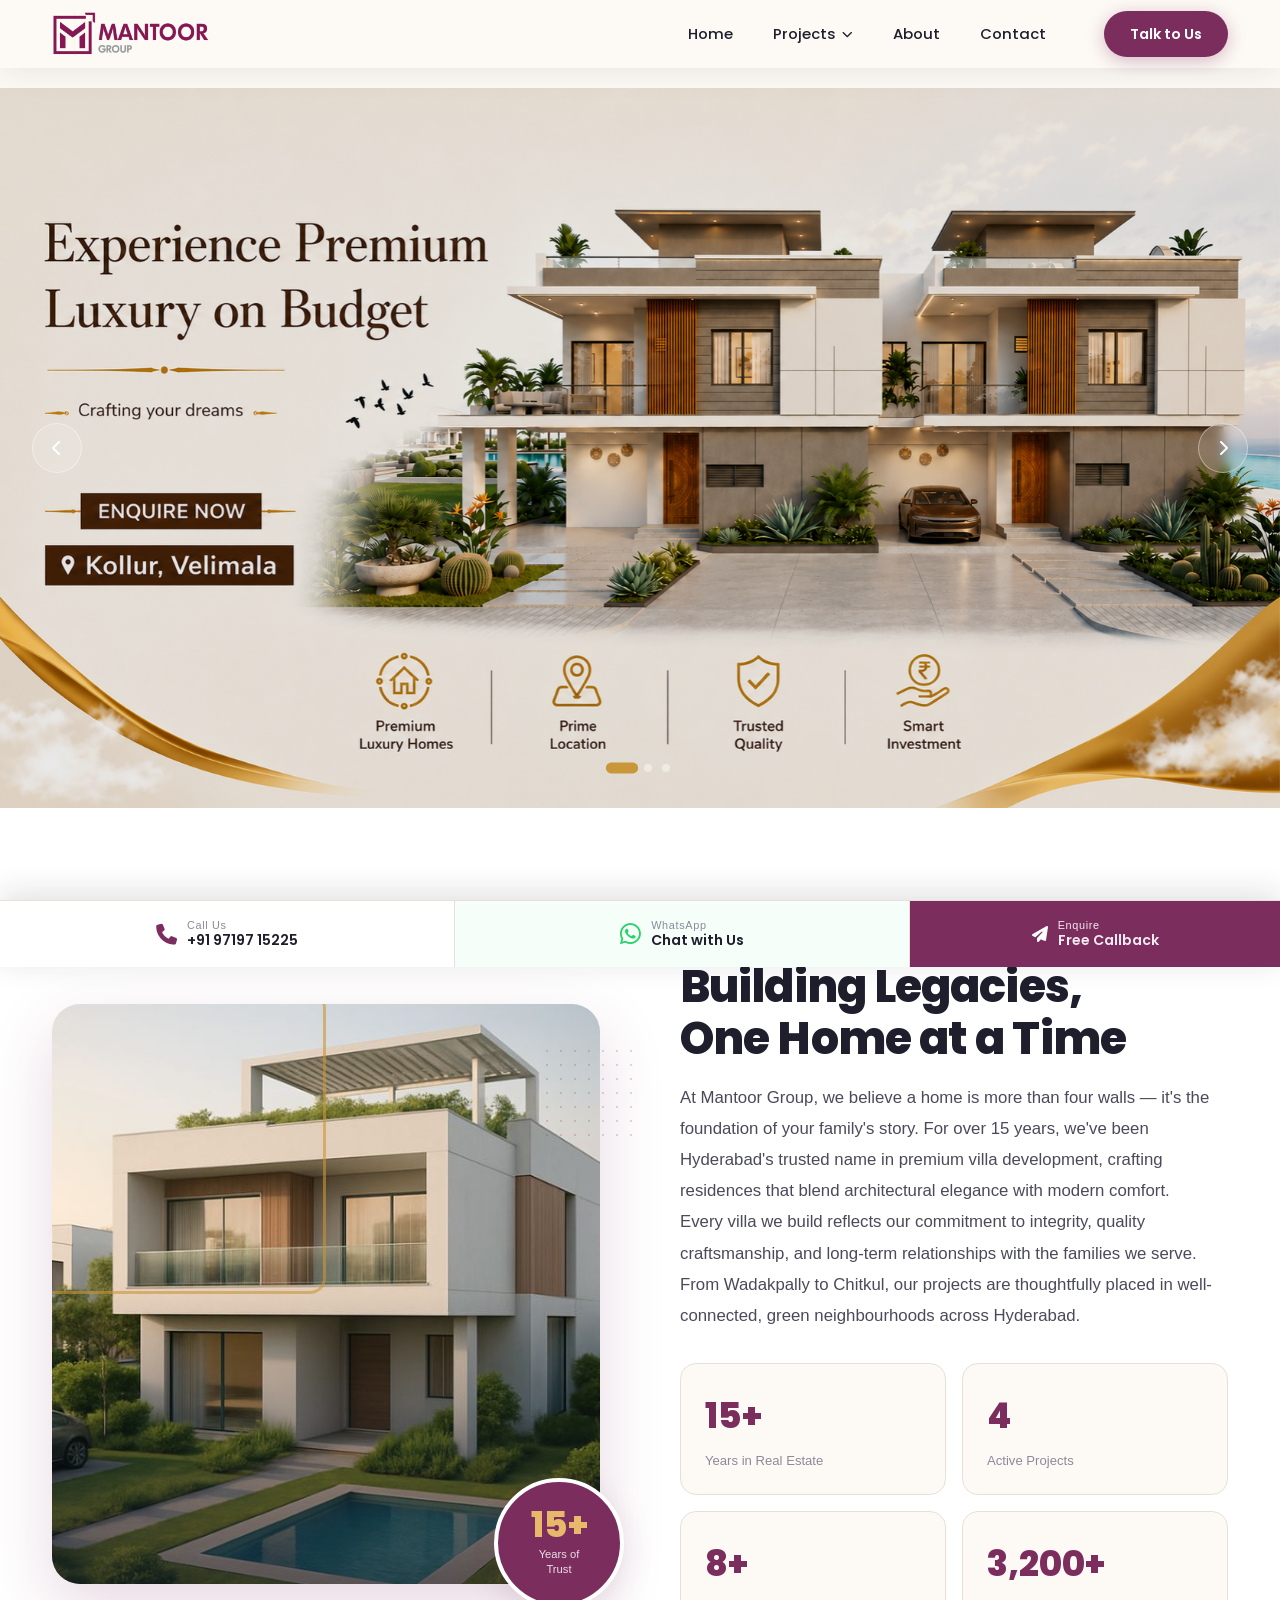
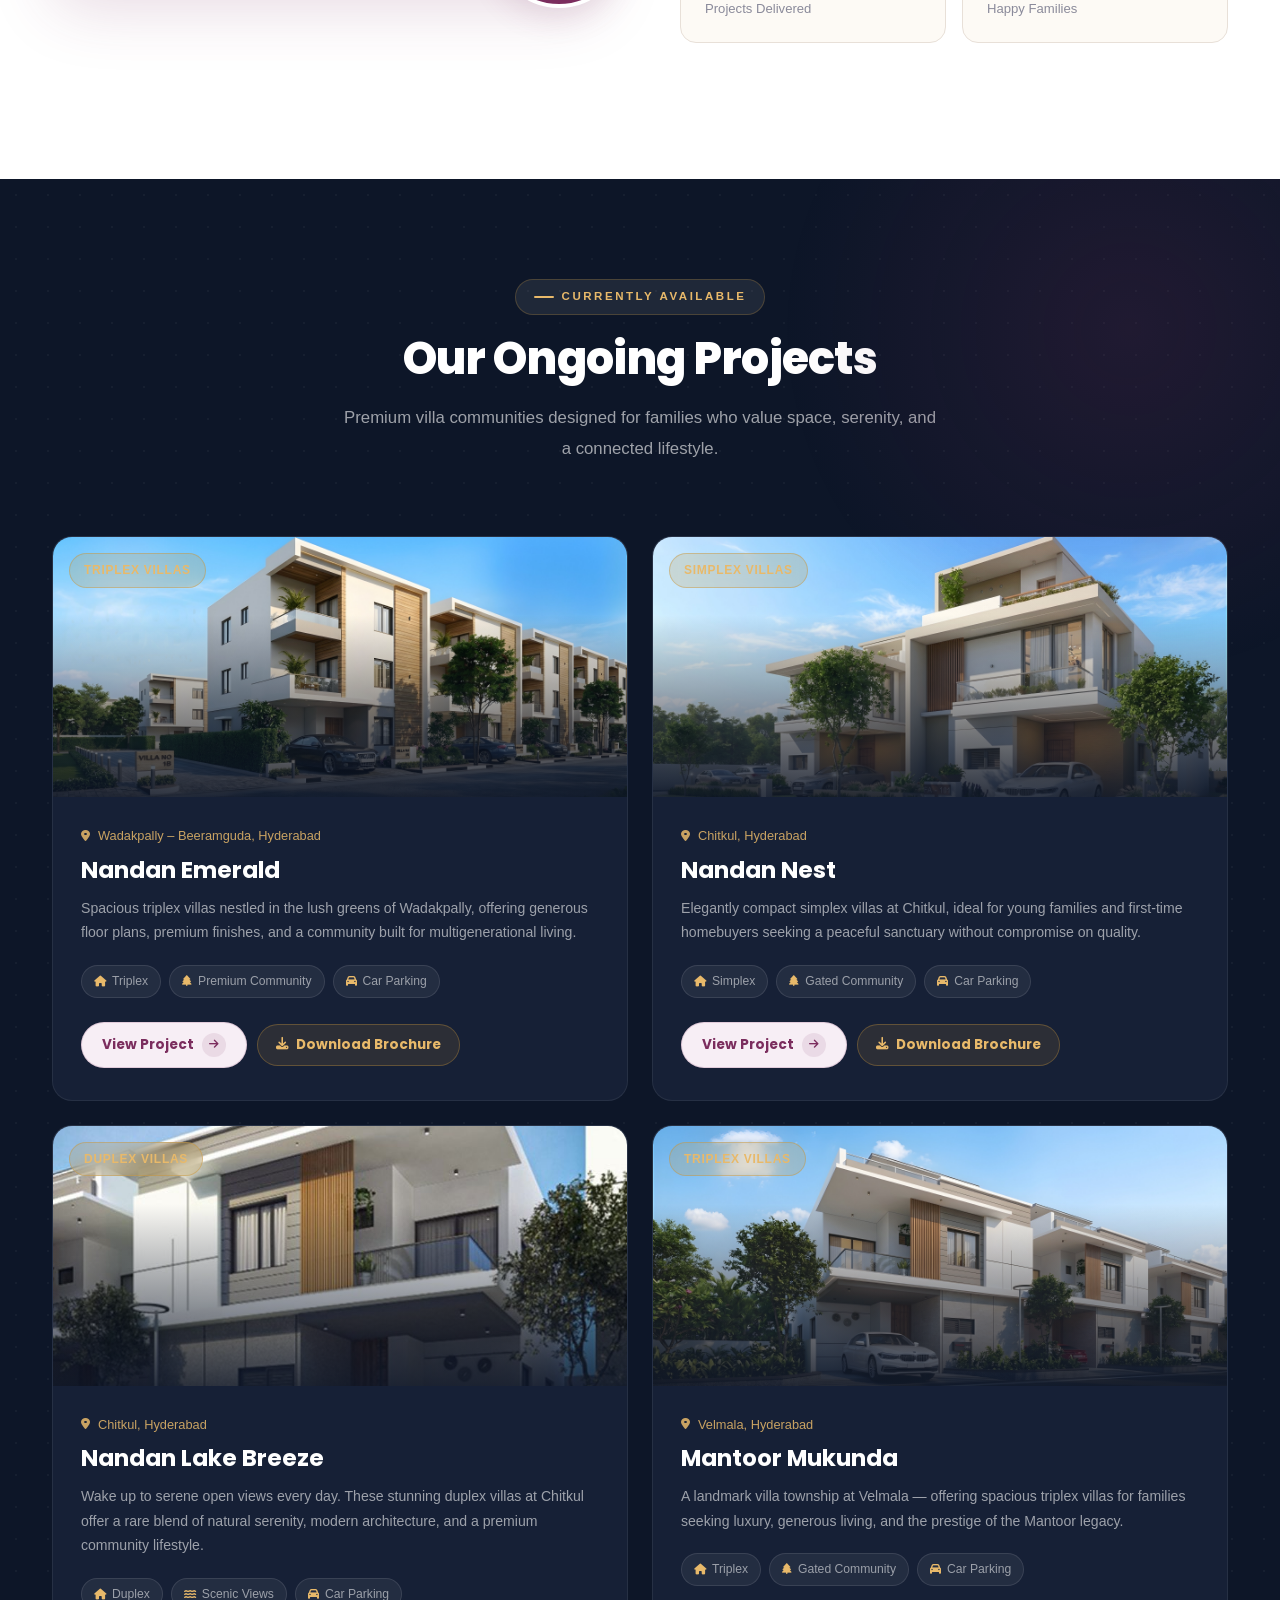
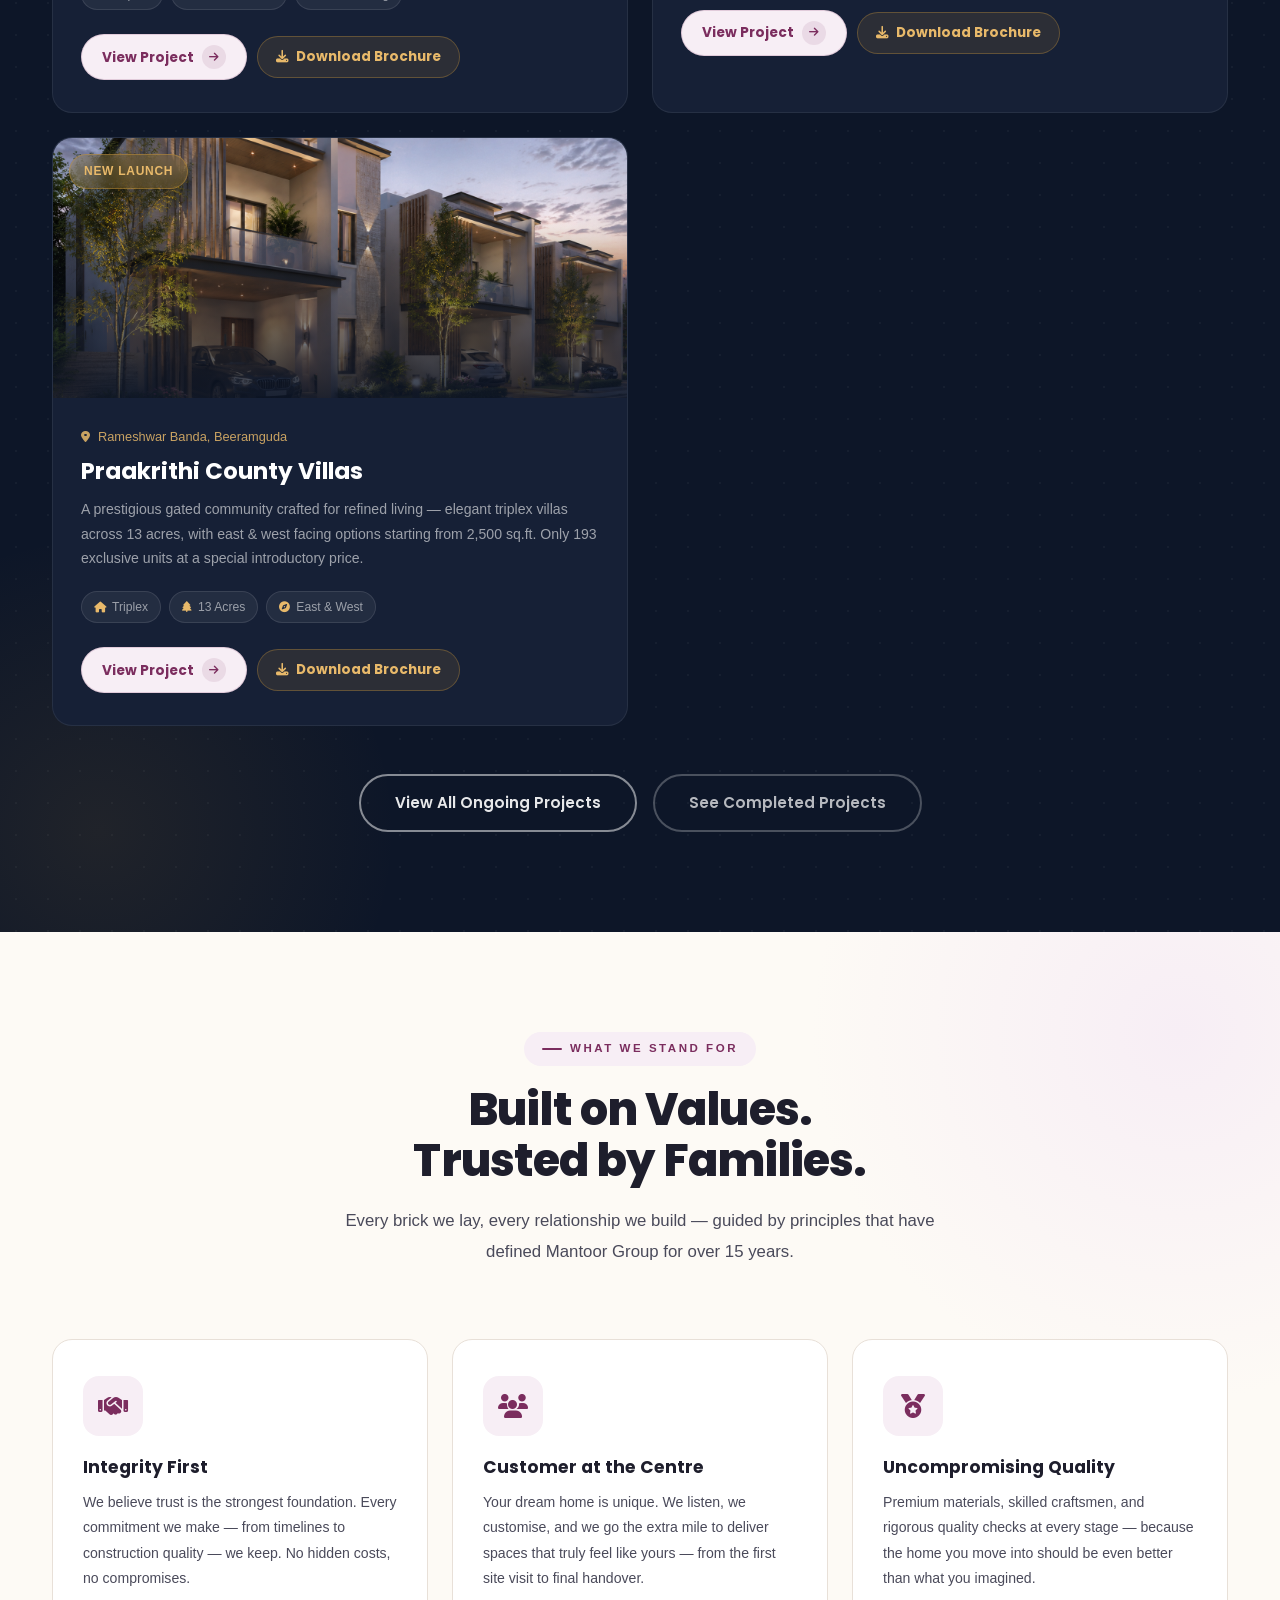
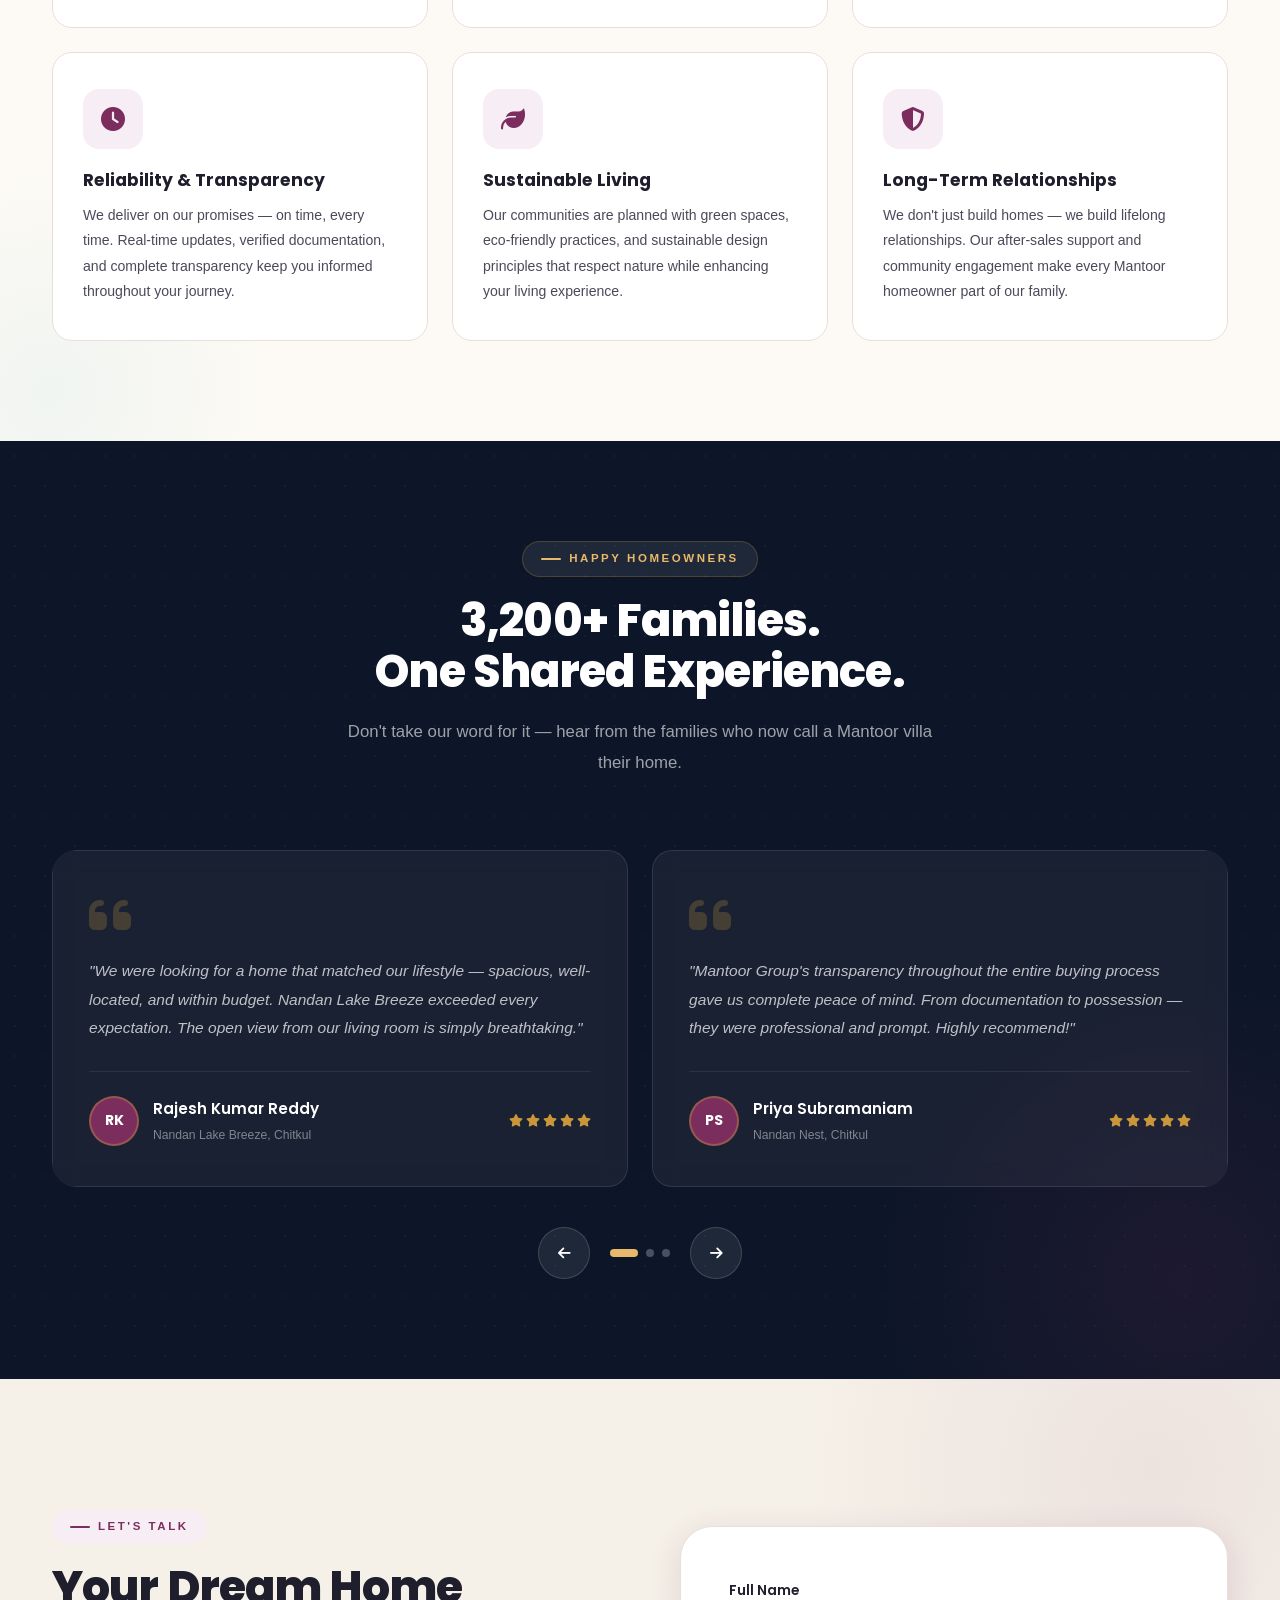
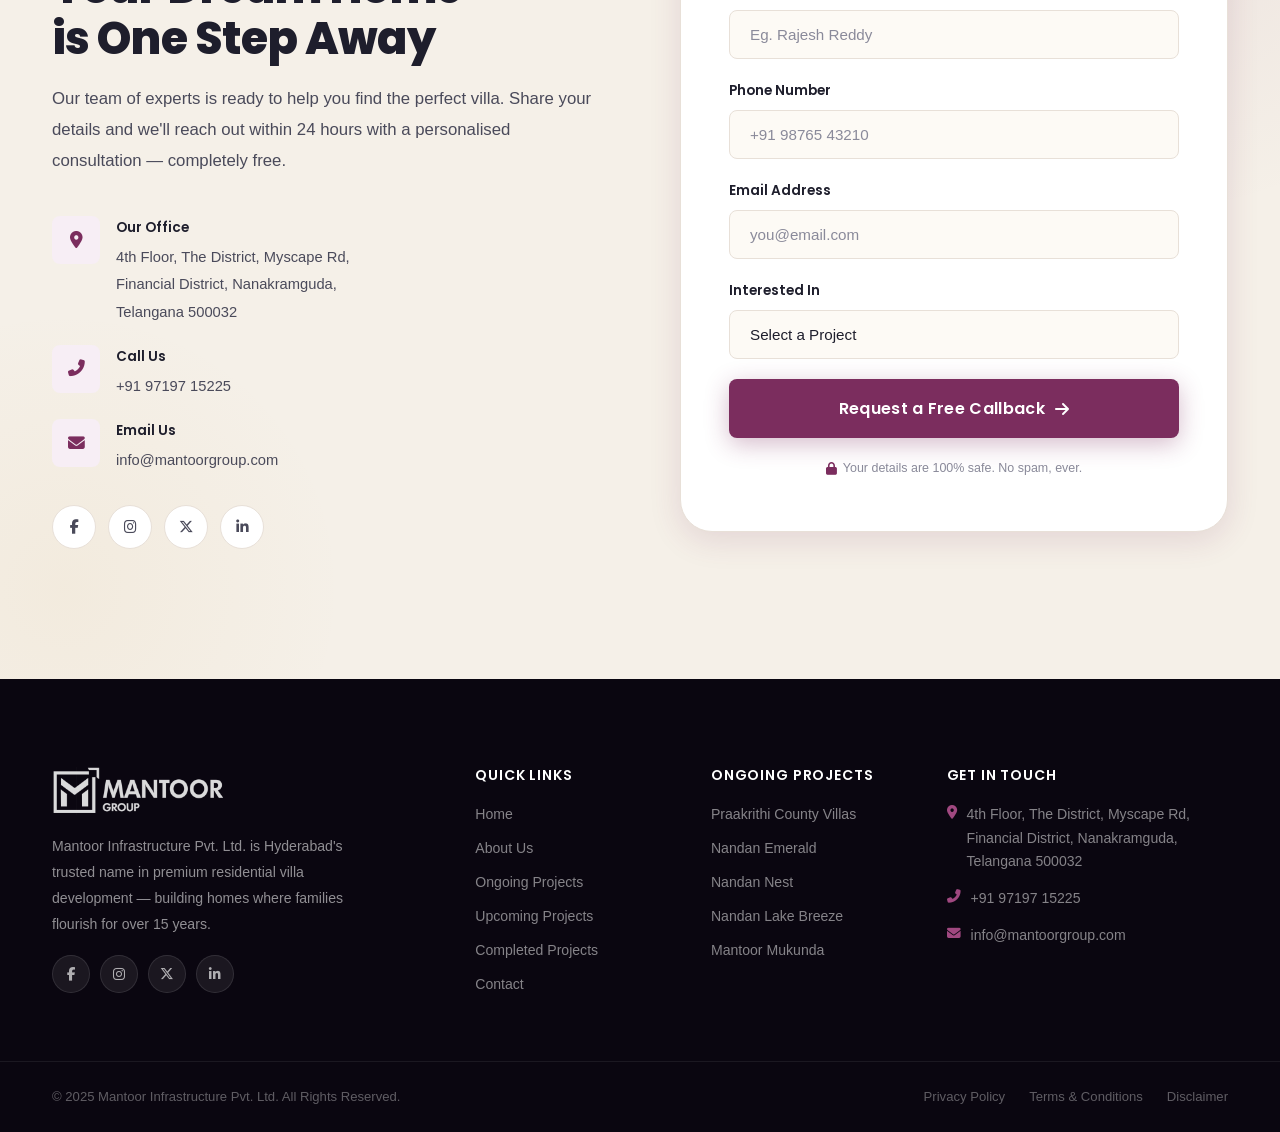
<file: index.html>
<!doctype html>
<html lang="en">
  <head>
    <meta charset="UTF-8" />
    <meta name="viewport" content="width=device-width, initial-scale=1.0" />
    <title>Mantoor Group | Premium Villa Living in Hyderabad</title>
    <meta
      name="description"
      content="Mantoor Group builds thoughtfully designed duplex & triplex villas for modern family living across Hyderabad. 15+ years of excellence, 3200+ happy families."
    />

    <!-- Fonts -->
    <link rel="preconnect" href="https://fonts.googleapis.com" />
    <link rel="preconnect" href="https://fonts.gstatic.com" crossorigin />
    <link
      href="https://fonts.googleapis.com/css2?family=Poppins:wght@300;400;500;600;700;800&family=Google+Sans:wght@400;500;700&display=swap"
      rel="stylesheet"
    />

    <!-- Icons -->
    <link
      rel="stylesheet"
      href="https://cdnjs.cloudflare.com/ajax/libs/font-awesome/6.5.0/css/all.min.css"
    />

    <link rel="stylesheet" href="css/style.css" />
    <link rel="icon" type="image/png" href="images/mantoor-logo.png" />
  </head>
  <body>
    <!-- ═══════════════════════════════════════════════
       FLOATING NAVBAR
  ═══════════════════════════════════════════════ -->
    <header class="navbar" id="navbar">
      <div class="nav-container">
        <a href="index.html" class="nav-logo">
          <img src="images/mantoor-logo.png" alt="Mantoor Group" />
        </a>
        <nav class="nav-links-desktop">
          <a href="index.html">Home</a>
          <div class="nav-dropdown">
            <a href="#projects">Projects <i class="fas fa-chevron-down"></i></a>
            <div class="dropdown-menu">
              <a href="pages/ongoing.html">Ongoing Projects</a>
              <a href="pages/upcoming.html">Upcoming Projects</a>
              <a href="pages/completed.html">Completed Projects</a>
            </div>
          </div>
          <a href="pages/about.html">About</a>
          <a href="pages/contact.html">Contact</a>
        </nav>
        <a href="tel:+919719715225" class="nav-cta">Talk to Us</a>
        <button class="hamburger" id="hamburgerBtn" aria-label="Open Menu">
          <span></span><span></span><span></span>
        </button>
      </div>
    </header>

    <!-- Mobile Slide-in Menu -->
    <div class="mobile-overlay" id="mobileOverlay"></div>
    <nav class="mobile-menu" id="mobileMenu">
      <button class="mobile-close" id="mobileClose">
        <i class="fas fa-times"></i>
      </button>
      <div class="mobile-logo">
        <img src="images/mantoor-logo.png" alt="Mantoor Group" />
      </div>
      <ul>
        <li><a href="index.html" class="mobile-link">Home</a></li>
        <li class="mobile-dropdown-parent">
          <button class="mobile-dropdown-toggle">
            Projects <i class="fas fa-chevron-down"></i>
          </button>
          <ul class="mobile-dropdown">
            <li>
              <a href="pages/ongoing.html" class="mobile-link"
                >Ongoing Projects</a
              >
            </li>
            <li>
              <a href="pages/upcoming.html" class="mobile-link"
                >Upcoming Projects</a
              >
            </li>
            <li>
              <a href="pages/completed.html" class="mobile-link"
                >Completed Projects</a
              >
            </li>
          </ul>
        </li>
        <li><a href="pages/about.html" class="mobile-link">About</a></li>
        <li><a href="pages/contact.html" class="mobile-link">Contact</a></li>
      </ul>
      <div class="mobile-menu-footer">
        <a href="tel:+919719715225" class="btn-primary">Call Us Now</a>
        <a
          href="https://wa.me/919719715225"
          target="_blank"
          class="btn-whatsapp"
          ><i class="fab fa-whatsapp"></i> WhatsApp</a
        >
      </div>
    </nav>

    <!-- ═══════════════════════════════════════════════
       SECTION 1: HERO — CAROUSEL
  ═══════════════════════════════════════════════ -->
    <section class="hero-carousel" id="home">
      <div class="hc-slides">
        <div
          class="hc-slide active"
          data-desktop="images/banners/system/muk website.png"
          data-mobile="images/banners/mobile/muk.png"
        >
          <img
            class="hc-slide-img"
            src="images/banners/system/muk website.png"
            alt="Mantoor Group Banner"
          />
        </div>
        <div
          class="hc-slide"
          data-desktop="images/banners/system/Wadakpally (1).png"
          data-mobile="images/banners/mobile/wadakaplly.png"
        >
          <img
            class="hc-slide-img"
            src="images/banners/system/Wadakpally (1).png"
            alt="Mantoor Group Banner"
          />
        </div>
        <div
          class="hc-slide"
          data-desktop="images/banners/system/Chitkul (1).png"
          data-mobile="images/banners/mobile/chitkull.png"
        >
          <img
            class="hc-slide-img"
            src="images/banners/system/Chitkul (1).png"
            alt="Mantoor Group Banner"
          />
        </div>
      </div>
      <div class="hc-overlay"></div>
      <button class="hc-btn hc-prev" aria-label="Previous slide">
        <i class="fas fa-chevron-left"></i>
      </button>
      <button class="hc-btn hc-next" aria-label="Next slide">
        <i class="fas fa-chevron-right"></i>
      </button>
      <div class="hc-dots"></div>
    </section>

    <!-- ═══════════════════════════════════════════════
       SECTION 2: ABOUT US
  ═══════════════════════════════════════════════ -->
    <section class="about-section" id="about">
      <div class="container">
        <div class="about-grid">
          <div class="about-visual reveal-left">
            <div class="about-img-frame">
              <div class="about-img-fill"></div>
            </div>
            <div class="about-badge-float">
              <span class="badge-num">15+</span>
              <span class="badge-text">Years of<br />Trust</span>
            </div>
            <div class="about-dots"></div>
          </div>

          <div class="about-content reveal-right">
            <span class="section-label">Who We Are</span>
            <h2 class="section-title">
              Building Legacies,<br />One Home at a Time
            </h2>
            <p class="section-desc">
              At Mantoor Group, we believe a home is more than four walls — it's
              the foundation of your family's story. For over 15 years, we've
              been Hyderabad's trusted name in premium villa development,
              crafting residences that blend architectural elegance with modern
              comfort.
            </p>
            <p class="section-desc">
              Every villa we build reflects our commitment to integrity, quality
              craftsmanship, and long-term relationships with the families we
              serve. From Wadakpally to Chitkul, our projects are thoughtfully
              placed in well-connected, green neighbourhoods across Hyderabad.
            </p>

            <div class="about-stats-grid">
              <div class="about-stat reveal">
                <span class="astat-num" data-target="15">0</span><span>+</span>
                <p>Years in Real Estate</p>
              </div>
              <div class="about-stat reveal">
                <span class="astat-num" data-target="4">0</span>
                <p>Active Projects</p>
              </div>
              <div class="about-stat reveal">
                <span class="astat-num" data-target="8">0</span><span>+</span>
                <p>Projects Delivered</p>
              </div>
              <div class="about-stat reveal">
                <span class="astat-num" data-target="3200">0</span
                ><span>+</span>
                <p>Happy Families</p>
              </div>
            </div>
          </div>
        </div>
      </div>
    </section>

    <!-- ═══════════════════════════════════════════════
       SECTION 3: ONGOING PROJECTS
  ═══════════════════════════════════════════════ -->
    <section class="projects-section" id="projects">
      <div class="projects-glow-left"></div>
      <div class="container">
        <div class="section-header reveal">
          <span class="section-label">Currently Available</span>
          <h2 class="section-title">Our Ongoing Projects</h2>
          <p class="section-subtitle">
            Premium villa communities designed for families who value space,
            serenity, and a connected lifestyle.
          </p>
        </div>

        <div
          class="projects-grid"
          id="ongoingProjectsGrid"
          data-root-prefix=""
        ></div>

        <div class="projects-cta-row reveal">
          <a href="pages/ongoing.html" class="btn-outline-white"
            >View All Ongoing Projects</a
          >
          <a href="pages/completed.html" class="btn-ghost"
            >See Completed Projects</a
          >
        </div>
      </div>
    </section>

    <!-- ═══════════════════════════════════════════════
       SECTION 4: OUR VALUES
  ═══════════════════════════════════════════════ -->
    <section class="values-section" id="values">
      <div class="values-bg-shape"></div>
      <div class="values-bg-shape-2"></div>
      <div class="container">
        <div class="section-header reveal">
          <span class="section-label">What We Stand For</span>
          <h2 class="section-title">
            Built on Values.<br />Trusted by Families.
          </h2>
          <p class="section-subtitle">
            Every brick we lay, every relationship we build — guided by
            principles that have defined Mantoor Group for over 15 years.
          </p>
        </div>

        <div class="values-grid">
          <div class="value-card reveal">
            <div class="value-icon">
              <i class="fas fa-handshake"></i>
            </div>
            <h3>Integrity First</h3>
            <p>
              We believe trust is the strongest foundation. Every commitment we
              make — from timelines to construction quality — we keep. No hidden
              costs, no compromises.
            </p>
          </div>
          <div class="value-card reveal">
            <div class="value-icon">
              <i class="fas fa-users"></i>
            </div>
            <h3>Customer at the Centre</h3>
            <p>
              Your dream home is unique. We listen, we customise, and we go the
              extra mile to deliver spaces that truly feel like yours — from the
              first site visit to final handover.
            </p>
          </div>
          <div class="value-card reveal">
            <div class="value-icon">
              <i class="fas fa-medal"></i>
            </div>
            <h3>Uncompromising Quality</h3>
            <p>
              Premium materials, skilled craftsmen, and rigorous quality checks
              at every stage — because the home you move into should be even
              better than what you imagined.
            </p>
          </div>
          <div class="value-card reveal">
            <div class="value-icon">
              <i class="fas fa-clock"></i>
            </div>
            <h3>Reliability &amp; Transparency</h3>
            <p>
              We deliver on our promises — on time, every time. Real-time
              updates, verified documentation, and complete transparency keep
              you informed throughout your journey.
            </p>
          </div>
          <div class="value-card reveal">
            <div class="value-icon">
              <i class="fas fa-leaf"></i>
            </div>
            <h3>Sustainable Living</h3>
            <p>
              Our communities are planned with green spaces, eco-friendly
              practices, and sustainable design principles that respect nature
              while enhancing your living experience.
            </p>
          </div>
          <div class="value-card reveal">
            <div class="value-icon">
              <i class="fas fa-shield-alt"></i>
            </div>
            <h3>Long-Term Relationships</h3>
            <p>
              We don't just build homes — we build lifelong relationships. Our
              after-sales support and community engagement make every Mantoor
              homeowner part of our family.
            </p>
          </div>
        </div>
      </div>
    </section>

    <!-- ═══════════════════════════════════════════════
       SECTION 5: TESTIMONIALS
  ═══════════════════════════════════════════════ -->
    <section class="testimonials-section" id="testimonials">
      <div class="container">
        <div class="section-header reveal">
          <span class="section-label">Happy Homeowners</span>
          <h2 class="section-title">
            3,200+ Families.<br />One Shared Experience.
          </h2>
          <p class="section-subtitle">
            Don't take our word for it — hear from the families who now call a
            Mantoor villa their home.
          </p>
        </div>

        <div class="testimonials-slider" id="testimonialsSlider">
          <div class="testimonials-viewport">
            <div class="testimonials-track" id="testimonialsTrack">
              <div class="testimonial-card">
                <div class="testimonial-quote">
                  <i class="fas fa-quote-left"></i>
                </div>
                <p>
                  "We were looking for a home that matched our lifestyle —
                  spacious, well-located, and within budget. Nandan Lake Breeze
                  exceeded every expectation. The open view from our living room
                  is simply breathtaking."
                </p>
                <div class="testimonial-author">
                  <div class="author-avatar">RK</div>
                  <div>
                    <strong>Rajesh Kumar Reddy</strong>
                    <span>Nandan Lake Breeze, Chitkul</span>
                  </div>
                  <div class="stars">
                    <i class="fas fa-star"></i><i class="fas fa-star"></i
                    ><i class="fas fa-star"></i><i class="fas fa-star"></i
                    ><i class="fas fa-star"></i>
                  </div>
                </div>
              </div>

              <div class="testimonial-card">
                <div class="testimonial-quote">
                  <i class="fas fa-quote-left"></i>
                </div>
                <p>
                  "Mantoor Group's transparency throughout the entire buying
                  process gave us complete peace of mind. From documentation to
                  possession — they were professional and prompt. Highly
                  recommend!"
                </p>
                <div class="testimonial-author">
                  <div class="author-avatar">PS</div>
                  <div>
                    <strong>Priya Subramaniam</strong>
                    <span>Nandan Nest, Chitkul</span>
                  </div>
                  <div class="stars">
                    <i class="fas fa-star"></i><i class="fas fa-star"></i
                    ><i class="fas fa-star"></i><i class="fas fa-star"></i
                    ><i class="fas fa-star"></i>
                  </div>
                </div>
              </div>

              <div class="testimonial-card">
                <div class="testimonial-quote">
                  <i class="fas fa-quote-left"></i>
                </div>
                <p>
                  "We purchased a triplex villa in Nandan Emerald for our joint
                  family. The space planning is brilliant — everyone has their
                  privacy yet we're together. The quality of construction is
                  exceptional."
                </p>
                <div class="testimonial-author">
                  <div class="author-avatar">VN</div>
                  <div>
                    <strong>Venkat Narasimha Rao</strong>
                    <span>Nandan Emerald, Beeramguda</span>
                  </div>
                  <div class="stars">
                    <i class="fas fa-star"></i><i class="fas fa-star"></i
                    ><i class="fas fa-star"></i><i class="fas fa-star"></i
                    ><i class="fas fa-star"></i>
                  </div>
                </div>
              </div>

              <div class="testimonial-card">
                <div class="testimonial-quote">
                  <i class="fas fa-quote-left"></i>
                </div>
                <p>
                  "My parents wanted a home in a calm green neighbourhood.
                  Mantoor delivered exactly that — Nandan Serenity was every bit
                  as peaceful as the name promises. Five stars all the way!"
                </p>
                <div class="testimonial-author">
                  <div class="author-avatar">AM</div>
                  <div>
                    <strong>Anitha Murali Krishna</strong>
                    <span>Nandan Serenity, Hyderabad</span>
                  </div>
                  <div class="stars">
                    <i class="fas fa-star"></i><i class="fas fa-star"></i
                    ><i class="fas fa-star"></i><i class="fas fa-star"></i
                    ><i class="fas fa-star"></i>
                  </div>
                </div>
              </div>

              <div class="testimonial-card">
                <div class="testimonial-quote">
                  <i class="fas fa-quote-left"></i>
                </div>
                <p>
                  "The team at Mantoor Group is professional, responsive and
                  genuinely caring. They helped us choose the right
                  configuration for our family's needs. We couldn't be happier
                  with Mantoor Mukunda."
                </p>
                <div class="testimonial-author">
                  <div class="author-avatar">SK</div>
                  <div>
                    <strong>Suresh Kumar Sharma</strong>
                    <span>Mantoor Mukunda, Velmala</span>
                  </div>
                  <div class="stars">
                    <i class="fas fa-star"></i><i class="fas fa-star"></i
                    ><i class="fas fa-star"></i><i class="fas fa-star"></i
                    ><i class="fas fa-star"></i>
                  </div>
                </div>
              </div>

              <div class="testimonial-card">
                <div class="testimonial-quote">
                  <i class="fas fa-quote-left"></i>
                </div>
                <p>
                  "From the very first site visit to getting our keys, the
                  Mantoor team never left us guessing. The villa is exactly as
                  promised — beautifully finished, spacious, and in a thriving
                  premium community. Worth every rupee."
                </p>
                <div class="testimonial-author">
                  <div class="author-avatar">LR</div>
                  <div>
                    <strong>Lakshmi Raghunathan</strong>
                    <span>Nandan Emerald, Beeramguda</span>
                  </div>
                  <div class="stars">
                    <i class="fas fa-star"></i><i class="fas fa-star"></i
                    ><i class="fas fa-star"></i><i class="fas fa-star"></i
                    ><i class="fas fa-star"></i>
                  </div>
                </div>
              </div>
            </div>
          </div>
          <!-- /.testimonials-viewport -->

          <div class="slider-controls">
            <button class="slider-btn" id="prevBtn">
              <i class="fas fa-arrow-left"></i>
            </button>
            <div class="slider-dots" id="sliderDots"></div>
            <button class="slider-btn" id="nextBtn">
              <i class="fas fa-arrow-right"></i>
            </button>
          </div>
        </div>
      </div>
    </section>

    <!-- ═══════════════════════════════════════════════
       SECTION 6: CONTACT FORM
  ═══════════════════════════════════════════════ -->
    <section class="contact-section" id="contact">
      <div class="contact-bg-pattern"></div>
      <div class="container">
        <div class="contact-grid">
          <div class="contact-info reveal-left">
            <span class="section-label">Let's Talk</span>
            <h2 class="section-title">Your Dream Home<br />is One Step Away</h2>
            <p class="section-desc">
              Our team of experts is ready to help you find the perfect villa.
              Share your details and we'll reach out within 24 hours with a
              personalised consultation — completely free.
            </p>

            <div class="contact-details">
              <div class="contact-detail-item">
                <div class="contact-icon">
                  <i class="fas fa-map-marker-alt"></i>
                </div>
                <div>
                  <strong>Our Office</strong>
                  <span
                    >4th Floor, The District, Myscape Rd,<br />Financial
                    District, Nanakramguda,<br />Telangana 500032</span
                  >
                </div>
              </div>
              <div class="contact-detail-item">
                <div class="contact-icon"><i class="fas fa-phone-alt"></i></div>
                <div>
                  <strong>Call Us</strong>
                  <span><a href="tel:+919719715225">+91 97197 15225</a></span>
                </div>
              </div>
              <div class="contact-detail-item">
                <div class="contact-icon"><i class="fas fa-envelope"></i></div>
                <div>
                  <strong>Email Us</strong>
                  <span
                    ><a href="mailto:info@mantoorgroup.com"
                      >info@mantoorgroup.com</a
                    ></span
                  >
                </div>
              </div>
            </div>

            <div class="contact-social">
              <a
                href="https://www.facebook.com/profile.php?id=100093069050071"
                target="_blank"
                aria-label="Facebook"
                ><i class="fab fa-facebook-f"></i
              ></a>
              <a
                href="https://instagram.com/mantoor.group/"
                target="_blank"
                aria-label="Instagram"
                ><i class="fab fa-instagram"></i
              ></a>
              <a
                href="https://x.com/MantoorGroupHyd"
                target="_blank"
                aria-label="Twitter"
                ><i class="fab fa-x-twitter"></i
              ></a>
              <a
                href="https://linkedin.com/company/mantoorgroup/"
                target="_blank"
                aria-label="LinkedIn"
                ><i class="fab fa-linkedin-in"></i
              ></a>
            </div>
          </div>

          <div class="contact-form-wrapper reveal-right">
            <form class="contact-form" id="contactForm" novalidate>
              <div class="form-group">
                <label for="name">Full Name</label>
                <input
                  type="text"
                  id="name"
                  name="name"
                  placeholder="Eg. Rajesh Reddy"
                  required
                />
                <span class="form-error" id="nameError"></span>
              </div>
              <div class="form-group">
                <label for="phone">Phone Number</label>
                <input
                  type="tel"
                  id="phone"
                  name="phone"
                  placeholder="+91 98765 43210"
                  required
                />
                <span class="form-error" id="phoneError"></span>
              </div>
              <div class="form-group">
                <label for="email">Email Address</label>
                <input
                  type="email"
                  id="email"
                  name="email"
                  placeholder="you@email.com"
                  required
                />
                <span class="form-error" id="emailError"></span>
              </div>
              <div class="form-group">
                <label for="interest">Interested In</label>
                <select id="interest" name="interest">
                  <option value="">Select a Project</option>
                  <option>Praakrithi County Villas (Triplex Villas)</option>
                  <option>Nandan Emerald (Triplex Villas)</option>
                  <option>Nandan Nest (Simplex Villas)</option>
                  <option>Nandan Lake Breeze (Duplex Villas)</option>
                  <option>Mantoor Mukunda (Triplex Villas)</option>
                  <option>Not sure yet — need guidance</option>
                </select>
              </div>
              <button type="submit" class="btn-primary form-submit">
                <span>Request a Free Callback</span>
                <i class="fas fa-arrow-right"></i>
              </button>
              <p class="form-note">
                <i class="fas fa-lock"></i> Your details are 100% safe. No spam,
                ever.
              </p>
            </form>
            <div class="form-success" id="formSuccess">
              <div class="success-icon">
                <i class="fas fa-check-circle"></i>
              </div>
              <h3>Thank You!</h3>
              <p>
                We've received your details. Our team will reach out within 24
                hours with a personalised consultation.
              </p>
            </div>
          </div>
        </div>
      </div>
    </section>

    <!-- ═══════════════════════════════════════════════
       SECTION 7: FOOTER
  ═══════════════════════════════════════════════ -->
    <footer class="footer">
      <div class="footer-top">
        <div class="container">
          <div class="footer-grid">
            <div class="footer-brand">
              <a href="index.html">
                <img
                  src="images/mantoor-logo.png"
                  alt="Mantoor Group"
                  class="footer-logo"
                />
              </a>
              <p>
                Mantoor Infrastructure Pvt. Ltd. is Hyderabad's trusted name in
                premium residential villa development — building homes where
                families flourish for over 15 years.
              </p>
              <div class="footer-social">
                <a
                  href="https://www.facebook.com/profile.php?id=100093069050071"
                  target="_blank"
                  aria-label="Facebook"
                  ><i class="fab fa-facebook-f"></i
                ></a>
                <a
                  href="https://instagram.com/mantoor.group/"
                  target="_blank"
                  aria-label="Instagram"
                  ><i class="fab fa-instagram"></i
                ></a>
                <a
                  href="https://x.com/MantoorGroupHyd"
                  target="_blank"
                  aria-label="Twitter"
                  ><i class="fab fa-x-twitter"></i
                ></a>
                <a
                  href="https://linkedin.com/company/mantoorgroup/"
                  target="_blank"
                  aria-label="LinkedIn"
                  ><i class="fab fa-linkedin-in"></i
                ></a>
              </div>
            </div>

            <div class="footer-col">
              <h4>Quick Links</h4>
              <ul>
                <li><a href="index.html">Home</a></li>
                <li><a href="pages/about.html">About Us</a></li>
                <li><a href="pages/ongoing.html">Ongoing Projects</a></li>
                <li><a href="pages/upcoming.html">Upcoming Projects</a></li>
                <li><a href="pages/completed.html">Completed Projects</a></li>
                <li><a href="pages/contact.html">Contact</a></li>
              </ul>
            </div>

            <div class="footer-col">
              <h4>Ongoing Projects</h4>
              <ul>
                <li>
                  <a href="pages/praakrithi-county.html"
                    >Praakrithi County Villas</a
                  >
                </li>
                <li><a href="pages/nandan-emerald.html">Nandan Emerald</a></li>
                <li><a href="pages/nandan-nest.html">Nandan Nest</a></li>
                <li>
                  <a href="pages/nandan-lake-breeze.html">Nandan Lake Breeze</a>
                </li>
                <li>
                  <a href="pages/mantoor-mukunda.html">Mantoor Mukunda</a>
                </li>
              </ul>
            </div>

            <div class="footer-col">
              <h4>Get In Touch</h4>
              <address>
                <p>
                  <i class="fas fa-map-marker-alt"></i> 4th Floor, The District,
                  Myscape Rd, Financial District, Nanakramguda, Telangana 500032
                </p>
                <p>
                  <i class="fas fa-phone-alt"></i>
                  <a href="tel:+919719715225">+91 97197 15225</a>
                </p>
                <p>
                  <i class="fas fa-envelope"></i>
                  <a href="mailto:info@mantoorgroup.com"
                    >info@mantoorgroup.com</a
                  >
                </p>
              </address>
            </div>
          </div>
        </div>
      </div>
      <div class="footer-bottom">
        <div class="container">
          <p>
            &copy; 2025 Mantoor Infrastructure Pvt. Ltd. All Rights Reserved.
          </p>
          <div class="footer-bottom-links">
            <a href="#">Privacy Policy</a>
            <a href="#">Terms &amp; Conditions</a>
            <a href="#">Disclaimer</a>
          </div>
        </div>
      </div>
    </footer>

    <!-- ═══════════════════════════════════════════════
       SECTION 8: FLOATING CTA BAR
  ═══════════════════════════════════════════════ -->
    <div class="floating-cta-bar" id="floatingCta">
      <a href="tel:+919719715225" class="fcta-item fcta-call">
        <i class="fas fa-phone-alt"></i>
        <div class="fcta-text">
          <span class="fcta-label">Call Us</span>
          <span class="fcta-value">+91 97197 15225</span>
        </div>
      </a>
      <a
        href="https://wa.me/919719715225?text=Hi%2C%20I%27m%20interested%20in%20your%20villa%20projects.%20Please%20share%20more%20details."
        target="_blank"
        class="fcta-item fcta-whatsapp"
      >
        <i class="fab fa-whatsapp"></i>
        <div class="fcta-text">
          <span class="fcta-label">WhatsApp</span>
          <span class="fcta-value">Chat with Us</span>
        </div>
      </a>
      <a href="#contact" class="fcta-item fcta-enquire">
        <i class="fas fa-paper-plane"></i>
        <div class="fcta-text">
          <span class="fcta-label">Enquire</span>
          <span class="fcta-value">Free Callback</span>
        </div>
      </a>
    </div>

    <script src="js/constants/ongoing-projects.js"></script>
    <script src="js/brochure.js"></script>
    <script src="js/main.js"></script>
  </body>
</html>
</file>
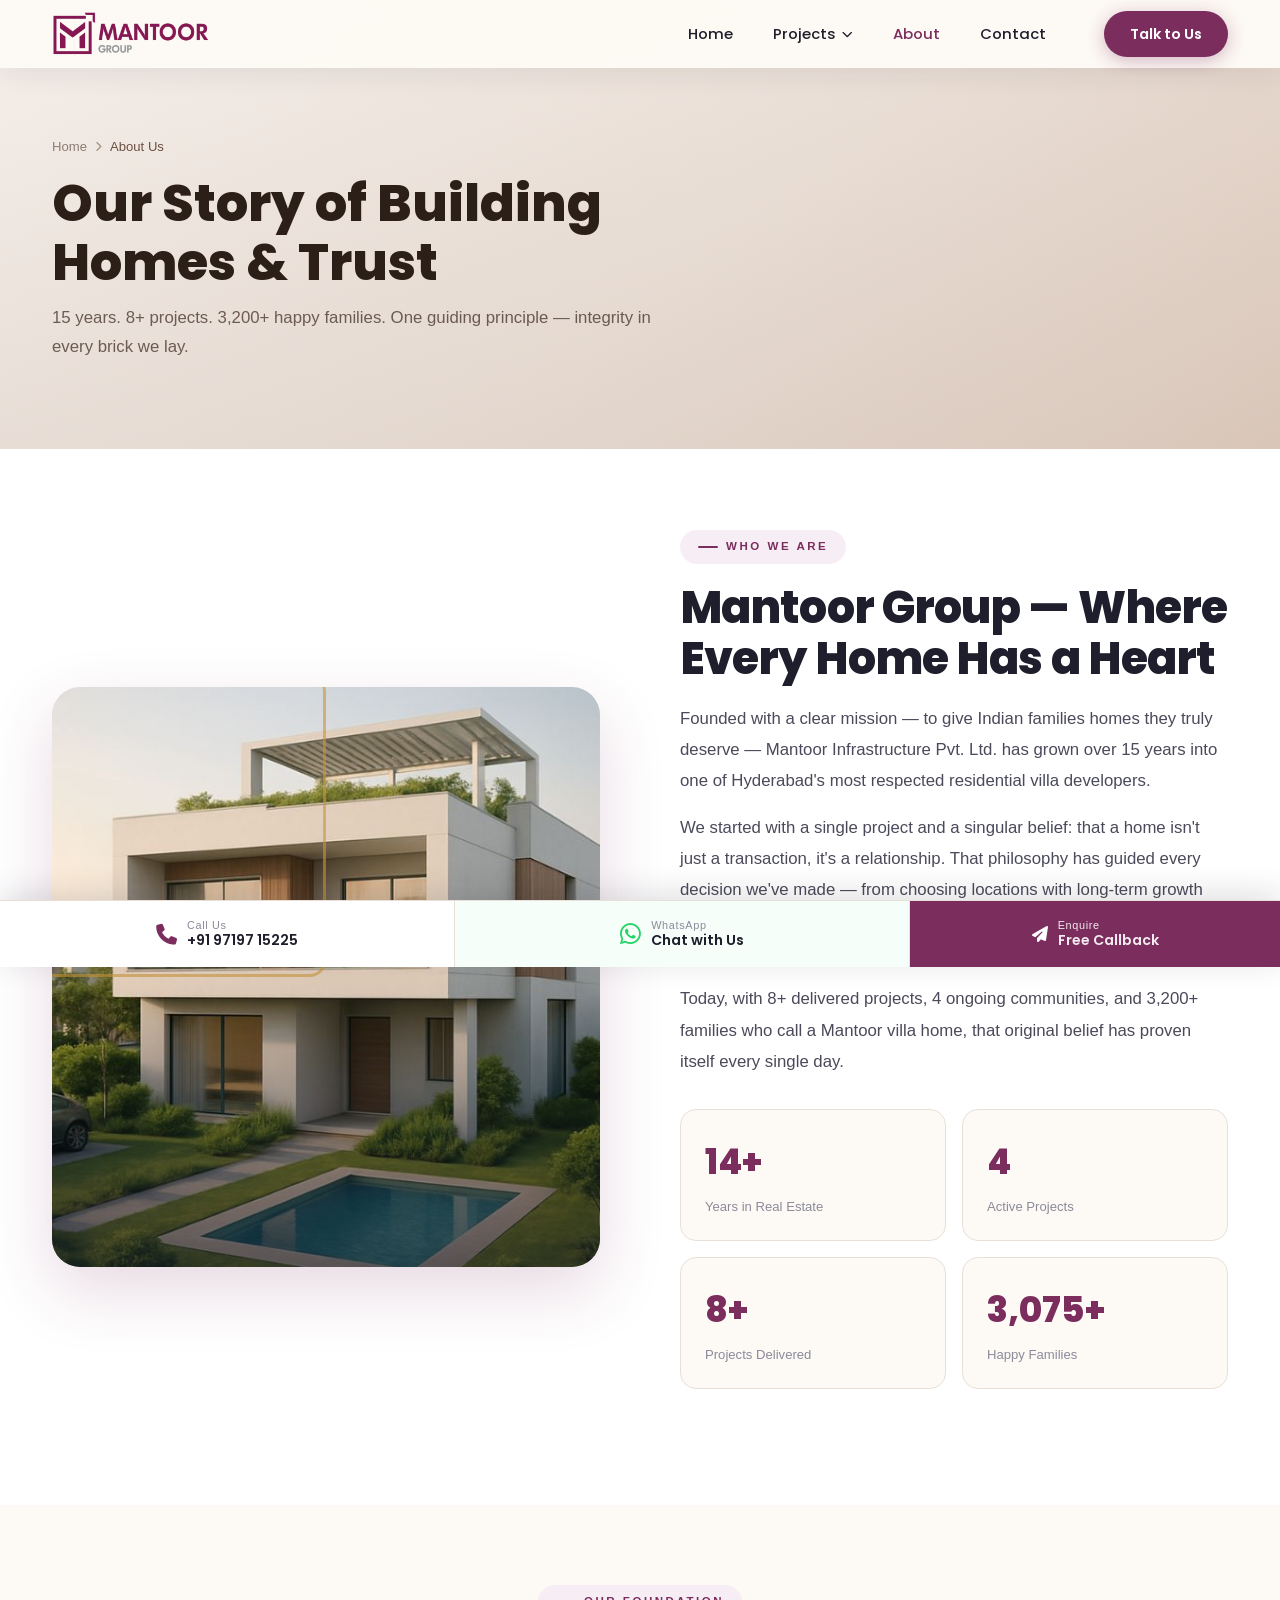
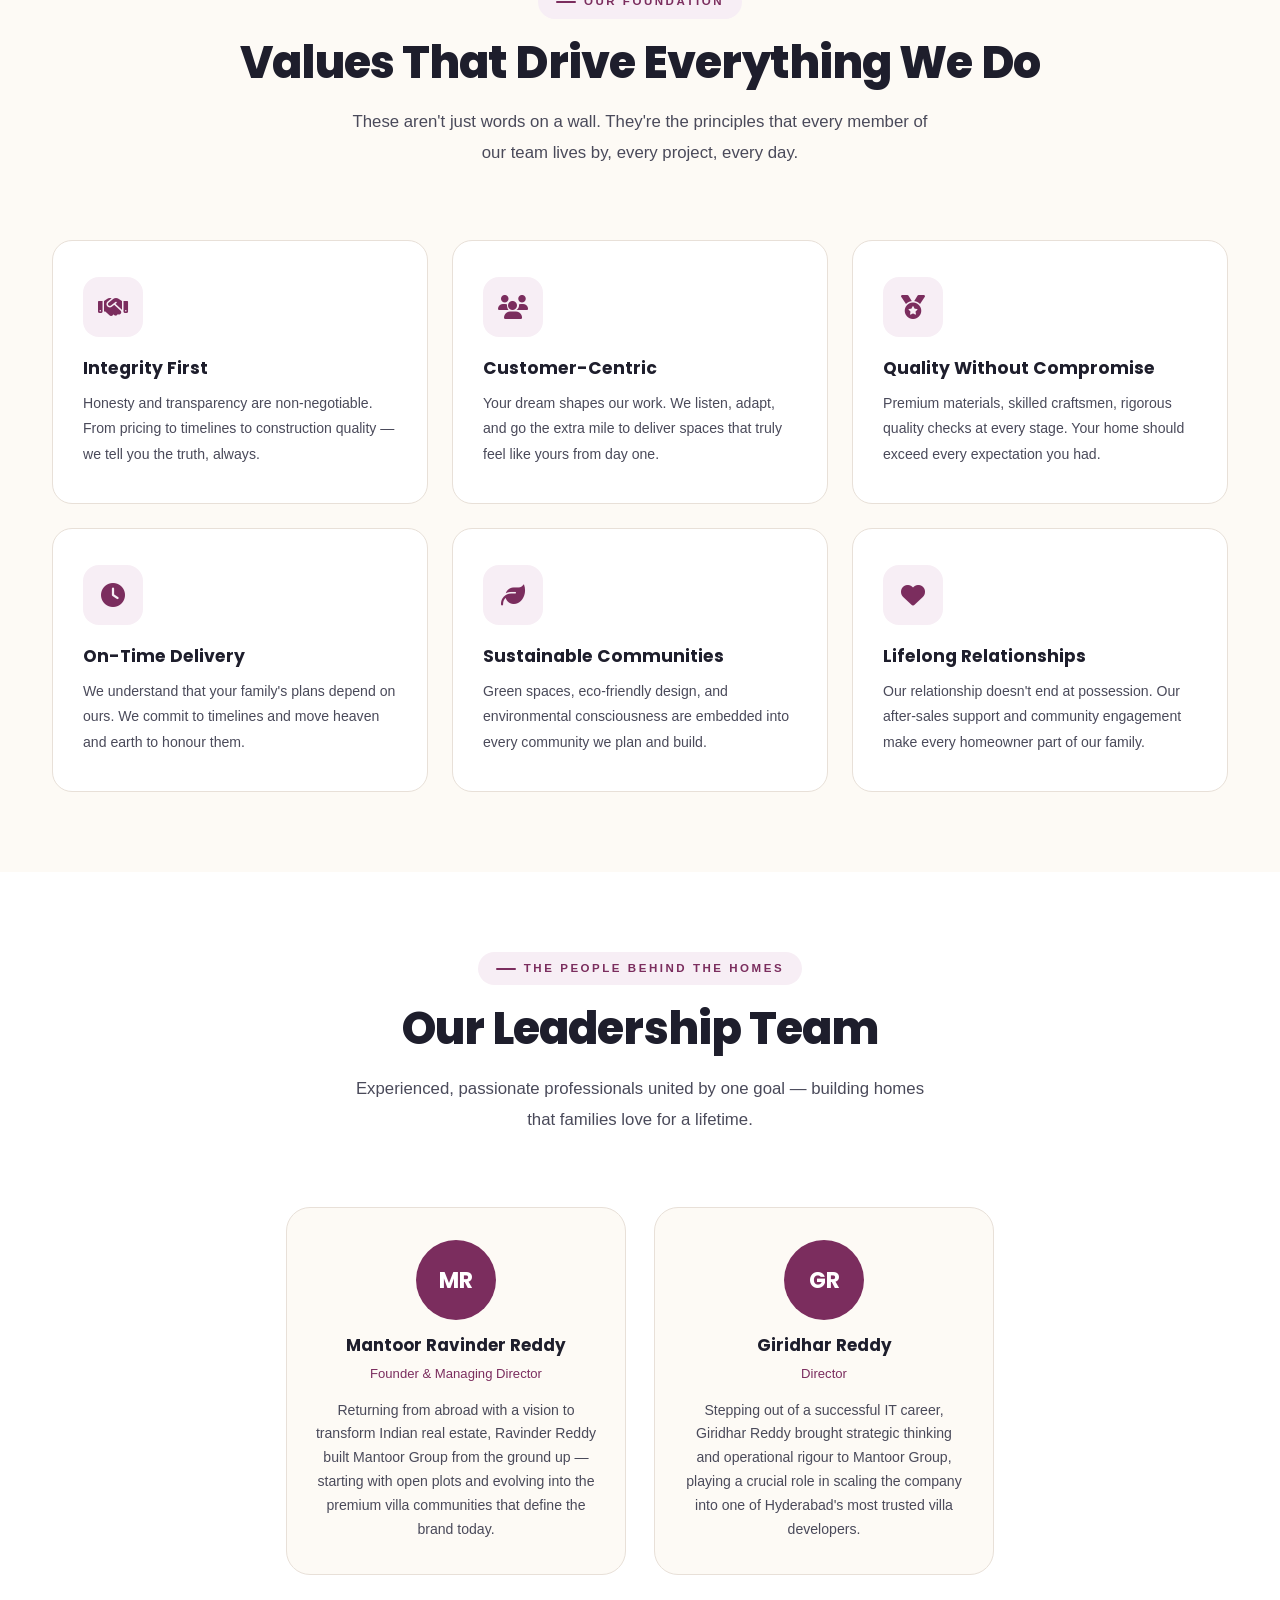
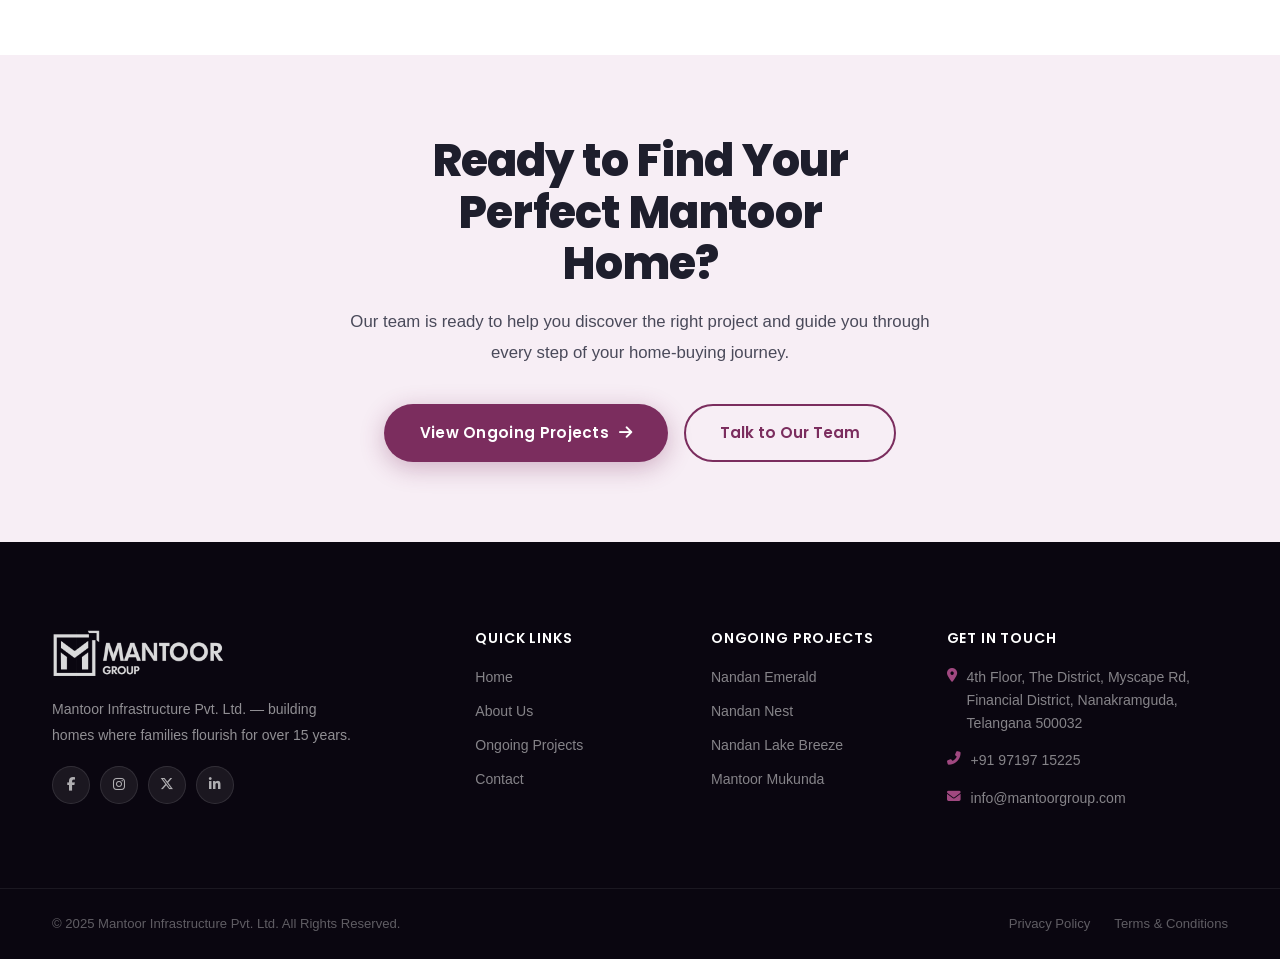
<file: pages/about.html>
<!DOCTYPE html>
<html lang="en">
<head>
  <meta charset="UTF-8" />
  <meta name="viewport" content="width=device-width, initial-scale=1.0" />
  <title>About Us | Mantoor Group</title>
  <link rel="preconnect" href="https://fonts.googleapis.com" />
  <link rel="preconnect" href="https://fonts.gstatic.com" crossorigin />
  <link href="https://fonts.googleapis.com/css2?family=Poppins:wght@300;400;500;600;700;800&family=Google+Sans:wght@400;500;700&display=swap" rel="stylesheet" />
  <link rel="stylesheet" href="https://cdnjs.cloudflare.com/ajax/libs/font-awesome/6.5.0/css/all.min.css" />
  <link rel="stylesheet" href="../css/style.css" />
  <link rel="stylesheet" href="../css/inner.css" />
  <link rel="icon" type="image/png" href="../images/mantoor-logo.png" />
</head>
<body>
  <header class="navbar" id="navbar">
    <div class="nav-container">
      <a href="../index.html" class="nav-logo"><img src="../images/mantoor-logo.png" alt="Mantoor Group" /></a>
      <nav class="nav-links-desktop">
        <a href="../index.html">Home</a>
        <div class="nav-dropdown">
          <a href="#">Projects <i class="fas fa-chevron-down"></i></a>
          <div class="dropdown-menu">
            <a href="ongoing.html">Ongoing Projects</a>
            <a href="upcoming.html">Upcoming Projects</a>
            <a href="completed.html">Completed Projects</a>
          </div>
        </div>
        <a href="about.html" class="active-nav">About</a>
        <a href="contact.html">Contact</a>
      </nav>
      <a href="tel:+919719715225" class="nav-cta">Talk to Us</a>
      <button class="hamburger" id="hamburgerBtn"><span></span><span></span><span></span></button>
    </div>
  </header>
  <div class="mobile-overlay" id="mobileOverlay"></div>
  <nav class="mobile-menu" id="mobileMenu">
    <button class="mobile-close" id="mobileClose"><i class="fas fa-times"></i></button>
    <div class="mobile-logo"><img src="../images/mantoor-logo.png" alt="Mantoor Group" /></div>
    <ul>
      <li><a href="../index.html" class="mobile-link">Home</a></li>
      <li class="mobile-dropdown-parent">
        <button class="mobile-dropdown-toggle">Projects <i class="fas fa-chevron-down"></i></button>
        <ul class="mobile-dropdown">
          <li><a href="ongoing.html" class="mobile-link">Ongoing Projects</a></li>
          <li><a href="upcoming.html" class="mobile-link">Upcoming Projects</a></li>
          <li><a href="completed.html" class="mobile-link">Completed Projects</a></li>
        </ul>
      </li>
      <li><a href="about.html" class="mobile-link">About</a></li>
      <li><a href="contact.html" class="mobile-link">Contact</a></li>
    </ul>
    <div class="mobile-menu-footer">
      <a href="tel:+919719715225" class="btn-primary">Call Us Now</a>
      <a href="https://wa.me/919719715225" target="_blank" class="btn-whatsapp"><i class="fab fa-whatsapp"></i> WhatsApp</a>
    </div>
  </nav>

  <section class="inner-hero inner-hero--light">
    <div class="inner-hero-bg" style="position:absolute;inset:0;"></div>
    <div class="inner-hero-overlay"></div>
    <div class="container inner-hero-content">
      <div class="breadcrumb"><a href="../index.html">Home</a> <i class="fas fa-chevron-right"></i> <span>About Us</span></div>
      <h1>Our Story of Building<br />Homes &amp; Trust</h1>
      <p>15 years. 8+ projects. 3,200+ happy families. One guiding principle — integrity in every brick we lay.</p>
    </div>
  </section>

  <!-- STORY -->
  <section class="about-page-section">
    <div class="container">
      <div class="about-grid">
        <div class="about-visual reveal-left">
          <div class="about-img-frame">
            <div class="about-img-fill"></div>
          </div>
        </div>
        <div class="about-content reveal-right">
          <span class="section-label">Who We Are</span>
          <h2 class="section-title">Mantoor Group — Where Every Home Has a Heart</h2>
          <p class="section-desc">Founded with a clear mission — to give Indian families homes they truly deserve — Mantoor Infrastructure Pvt. Ltd. has grown over 15 years into one of Hyderabad's most respected residential villa developers.</p>
          <p class="section-desc" style="margin-top:16px;">We started with a single project and a singular belief: that a home isn't just a transaction, it's a relationship. That philosophy has guided every decision we've made — from choosing locations with long-term growth potential, to selecting materials that last generations, to supporting homeowners long after they receive their keys.</p>
          <p class="section-desc" style="margin-top:16px;">Today, with 8+ delivered projects, 4 ongoing communities, and 3,200+ families who call a Mantoor villa home, that original belief has proven itself every single day.</p>
          <div class="about-stats-grid" style="margin-top:32px;">
            <div class="about-stat reveal"><span class="astat-num" data-target="15">0</span><span>+</span><p>Years in Real Estate</p></div>
            <div class="about-stat reveal"><span class="astat-num" data-target="4">0</span><p>Active Projects</p></div>
            <div class="about-stat reveal"><span class="astat-num" data-target="8">0</span><span>+</span><p>Projects Delivered</p></div>
            <div class="about-stat reveal"><span class="astat-num" data-target="3200">0</span><span>+</span><p>Happy Families</p></div>
          </div>
        </div>
      </div>
    </div>
  </section>

  <!-- VALUES -->
  <section class="about-page-section" style="background:var(--color-bg);">
    <div class="container">
      <div class="section-header reveal">
        <span class="section-label">Our Foundation</span>
        <h2 class="section-title">Values That Drive Everything We Do</h2>
        <p class="section-subtitle">These aren't just words on a wall. They're the principles that every member of our team lives by, every project, every day.</p>
      </div>
      <div class="values-grid">
        <div class="value-card reveal"><div class="value-icon"><i class="fas fa-handshake"></i></div><h3>Integrity First</h3><p>Honesty and transparency are non-negotiable. From pricing to timelines to construction quality — we tell you the truth, always.</p></div>
        <div class="value-card reveal"><div class="value-icon"><i class="fas fa-users"></i></div><h3>Customer-Centric</h3><p>Your dream shapes our work. We listen, adapt, and go the extra mile to deliver spaces that truly feel like yours from day one.</p></div>
        <div class="value-card reveal"><div class="value-icon"><i class="fas fa-medal"></i></div><h3>Quality Without Compromise</h3><p>Premium materials, skilled craftsmen, rigorous quality checks at every stage. Your home should exceed every expectation you had.</p></div>
        <div class="value-card reveal"><div class="value-icon"><i class="fas fa-clock"></i></div><h3>On-Time Delivery</h3><p>We understand that your family's plans depend on ours. We commit to timelines and move heaven and earth to honour them.</p></div>
        <div class="value-card reveal"><div class="value-icon"><i class="fas fa-leaf"></i></div><h3>Sustainable Communities</h3><p>Green spaces, eco-friendly design, and environmental consciousness are embedded into every community we plan and build.</p></div>
        <div class="value-card reveal"><div class="value-icon"><i class="fas fa-heart"></i></div><h3>Lifelong Relationships</h3><p>Our relationship doesn't end at possession. Our after-sales support and community engagement make every homeowner part of our family.</p></div>
      </div>
    </div>
  </section>

  <!-- TEAM -->
  <section class="about-page-section">
    <div class="container">
      <div class="section-header reveal">
        <span class="section-label">The People Behind The Homes</span>
        <h2 class="section-title">Our Leadership Team</h2>
        <p class="section-subtitle">Experienced, passionate professionals united by one goal — building homes that families love for a lifetime.</p>
      </div>
      <div class="team-grid">
        <div class="team-card reveal">
          <div class="team-avatar">MR</div>
          <h4>Mantoor Ravinder Reddy</h4>
          <span>Founder &amp; Managing Director</span>
          <p>Returning from abroad with a vision to transform Indian real estate, Ravinder Reddy built Mantoor Group from the ground up — starting with open plots and evolving into the premium villa communities that define the brand today.</p>
        </div>
        <div class="team-card reveal">
          <div class="team-avatar">GR</div>
          <h4>Giridhar Reddy</h4>
          <span>Director</span>
          <p>Stepping out of a successful IT career, Giridhar Reddy brought strategic thinking and operational rigour to Mantoor Group, playing a crucial role in scaling the company into one of Hyderabad's most trusted villa developers.</p>
        </div>
      </div>
    </div>
  </section>

  <!-- CTA -->
  <section style="padding:80px 0;background:var(--color-bg-pastel1);">
    <div class="container" style="text-align:center;">
      <h2 class="section-title reveal" style="max-width:520px;margin:0 auto 16px;">Ready to Find Your Perfect Mantoor Home?</h2>
      <p class="section-subtitle reveal" style="margin:0 auto 36px;">Our team is ready to help you discover the right project and guide you through every step of your home-buying journey.</p>
      <div class="reveal" style="display:flex;gap:16px;justify-content:center;flex-wrap:wrap;">
        <a href="ongoing.html" class="btn-primary">View Ongoing Projects <i class="fas fa-arrow-right"></i></a>
        <a href="contact.html" class="btn-outline">Talk to Our Team</a>
      </div>
    </div>
  </section>

  <footer class="footer">
    <div class="footer-top"><div class="container"><div class="footer-grid">
      <div class="footer-brand">
        <a href="../index.html"><img src="../images/mantoor-logo.png" alt="Mantoor Group" class="footer-logo" /></a>
        <p>Mantoor Infrastructure Pvt. Ltd. — building homes where families flourish for over 15 years.</p>
        <div class="footer-social">
          <a href="https://www.facebook.com/profile.php?id=100093069050071" target="_blank"><i class="fab fa-facebook-f"></i></a>
          <a href="https://instagram.com/mantoor.group/" target="_blank"><i class="fab fa-instagram"></i></a>
          <a href="https://x.com/MantoorGroupHyd" target="_blank"><i class="fab fa-x-twitter"></i></a>
          <a href="https://linkedin.com/company/mantoorgroup/" target="_blank"><i class="fab fa-linkedin-in"></i></a>
        </div>
      </div>
      <div class="footer-col"><h4>Quick Links</h4><ul>
        <li><a href="../index.html">Home</a></li><li><a href="about.html">About Us</a></li>
        <li><a href="ongoing.html">Ongoing Projects</a></li><li><a href="contact.html">Contact</a></li>
      </ul></div>
      <div class="footer-col"><h4>Ongoing Projects</h4><ul>
        <li><a href="nandan-emerald.html">Nandan Emerald</a></li>
        <li><a href="nandan-nest.html">Nandan Nest</a></li>
        <li><a href="nandan-lake-breeze.html">Nandan Lake Breeze</a></li>
        <li><a href="mantoor-mukunda.html">Mantoor Mukunda</a></li>
      </ul></div>
      <div class="footer-col"><h4>Get In Touch</h4><address>
        <p><i class="fas fa-map-marker-alt"></i> 4th Floor, The District, Myscape Rd, Financial District, Nanakramguda, Telangana 500032</p>
        <p><i class="fas fa-phone-alt"></i> <a href="tel:+919719715225">+91 97197 15225</a></p>
        <p><i class="fas fa-envelope"></i> <a href="mailto:info@mantoorgroup.com">info@mantoorgroup.com</a></p>
      </address></div>
    </div></div></div>
    <div class="footer-bottom"><div class="container">
      <p>&copy; 2025 Mantoor Infrastructure Pvt. Ltd. All Rights Reserved.</p>
      <div class="footer-bottom-links"><a href="#">Privacy Policy</a><a href="#">Terms &amp; Conditions</a></div>
    </div></div>
  </footer>

  <div class="floating-cta-bar" id="floatingCta">
    <a href="tel:+919719715225" class="fcta-item fcta-call"><i class="fas fa-phone-alt"></i><div class="fcta-text"><span class="fcta-label">Call Us</span><span class="fcta-value">+91 97197 15225</span></div></a>
    <a href="https://wa.me/919719715225" target="_blank" class="fcta-item fcta-whatsapp"><i class="fab fa-whatsapp"></i><div class="fcta-text"><span class="fcta-label">WhatsApp</span><span class="fcta-value">Chat with Us</span></div></a>
    <a href="contact.html" class="fcta-item fcta-enquire"><i class="fas fa-paper-plane"></i><div class="fcta-text"><span class="fcta-label">Enquire</span><span class="fcta-value">Free Callback</span></div></a>
  </div>
  <script src="../js/main.js"></script>
</body>
</html>
</file>
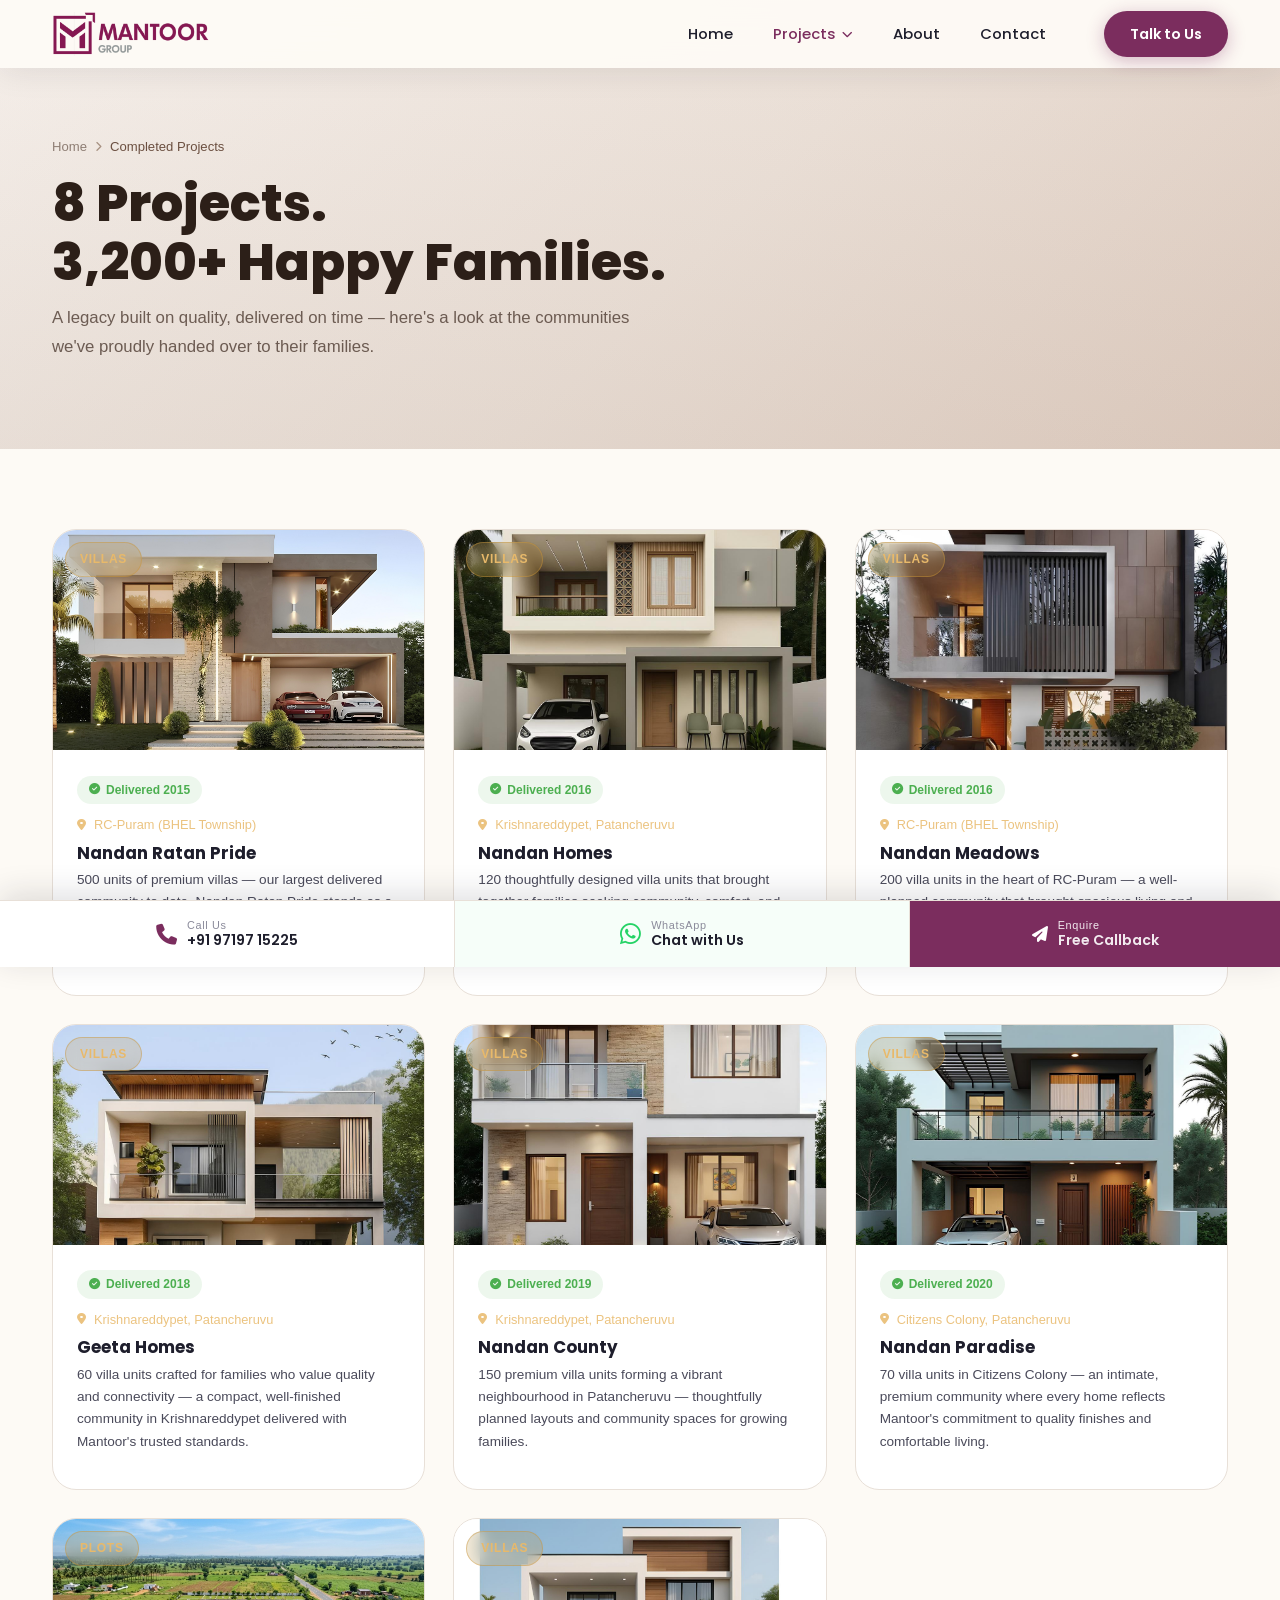
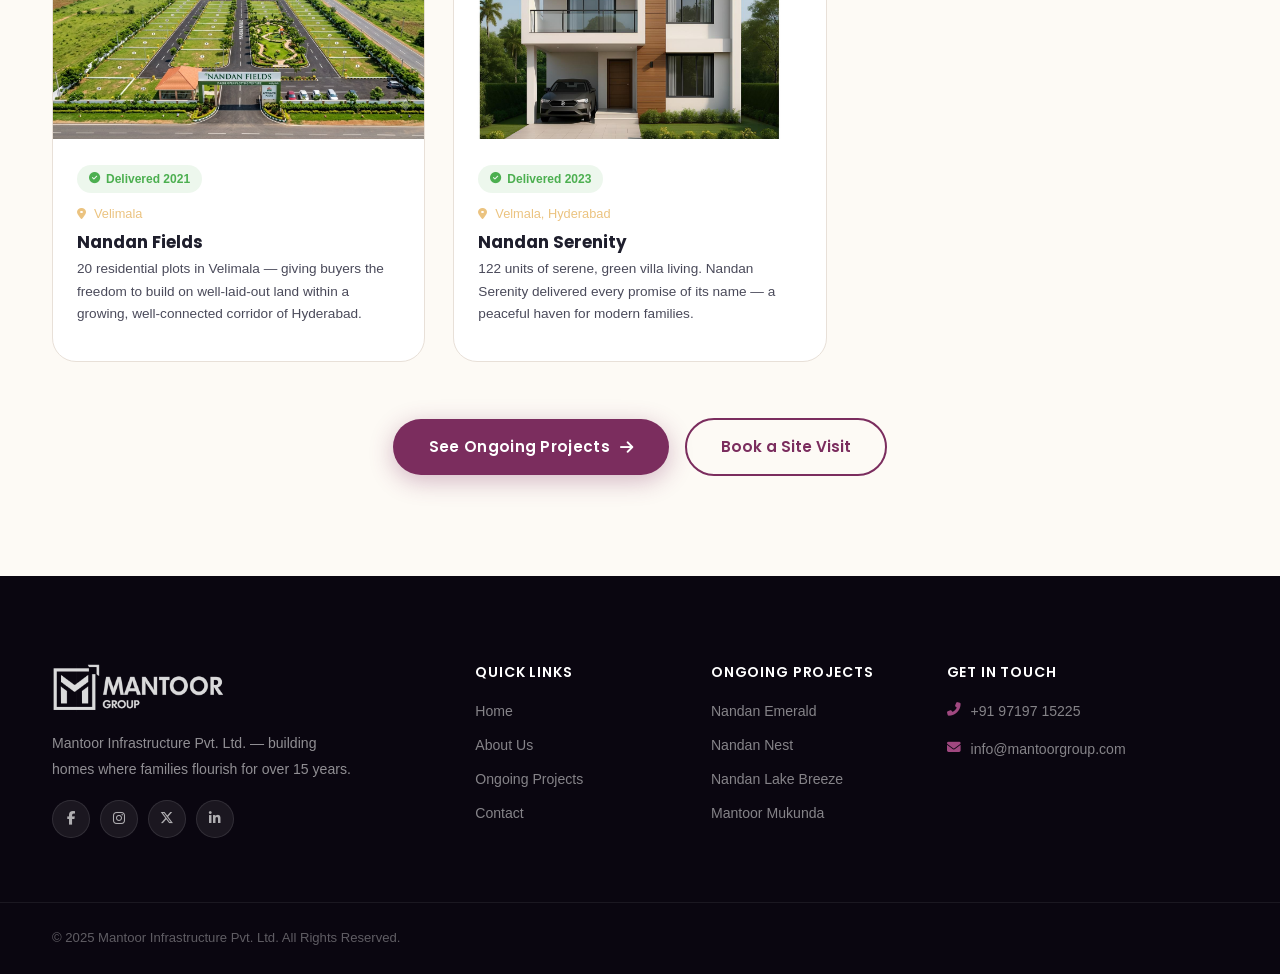
<file: pages/completed.html>
<!doctype html>
<html lang="en">
  <head>
    <meta charset="UTF-8" />
    <meta name="viewport" content="width=device-width, initial-scale=1.0" />
    <title>Completed Projects | Mantoor Group</title>
    <link rel="preconnect" href="https://fonts.googleapis.com" />
    <link rel="preconnect" href="https://fonts.gstatic.com" crossorigin />
    <link
      href="https://fonts.googleapis.com/css2?family=Poppins:wght@300;400;500;600;700;800&family=Google+Sans:wght@400;500;700&display=swap"
      rel="stylesheet"
    />
    <link
      rel="stylesheet"
      href="https://cdnjs.cloudflare.com/ajax/libs/font-awesome/6.5.0/css/all.min.css"
    />
    <link rel="stylesheet" href="../css/style.css" />
    <link rel="stylesheet" href="../css/inner.css" />
    <link rel="icon" type="image/png" href="../images/mantoor-logo.png" />
  </head>
  <body>
    <header class="navbar" id="navbar">
      <div class="nav-container">
        <a href="../index.html" class="nav-logo"
          ><img src="../images/mantoor-logo.png" alt="Mantoor Group"
        /></a>
        <nav class="nav-links-desktop">
          <a href="../index.html">Home</a>
          <div class="nav-dropdown">
            <a href="#" class="active-nav"
              >Projects <i class="fas fa-chevron-down"></i
            ></a>
            <div class="dropdown-menu">
              <a href="ongoing.html">Ongoing Projects</a>
              <a href="upcoming.html">Upcoming Projects</a>
              <a href="completed.html">Completed Projects</a>
            </div>
          </div>
          <a href="about.html">About</a>
          <a href="contact.html">Contact</a>
        </nav>
        <a href="tel:+919719715225" class="nav-cta">Talk to Us</a>
        <button class="hamburger" id="hamburgerBtn">
          <span></span><span></span><span></span>
        </button>
      </div>
    </header>
    <div class="mobile-overlay" id="mobileOverlay"></div>
    <nav class="mobile-menu" id="mobileMenu">
      <button class="mobile-close" id="mobileClose">
        <i class="fas fa-times"></i>
      </button>
      <div class="mobile-logo">
        <img src="../images/mantoor-logo.png" alt="Mantoor Group" />
      </div>
      <ul>
        <li><a href="../index.html" class="mobile-link">Home</a></li>
        <li class="mobile-dropdown-parent">
          <button class="mobile-dropdown-toggle">
            Projects <i class="fas fa-chevron-down"></i>
          </button>
          <ul class="mobile-dropdown">
            <li>
              <a href="ongoing.html" class="mobile-link">Ongoing Projects</a>
            </li>
            <li>
              <a href="upcoming.html" class="mobile-link">Upcoming Projects</a>
            </li>
            <li>
              <a href="completed.html" class="mobile-link"
                >Completed Projects</a
              >
            </li>
          </ul>
        </li>
        <li><a href="about.html" class="mobile-link">About</a></li>
        <li><a href="contact.html" class="mobile-link">Contact</a></li>
      </ul>
      <div class="mobile-menu-footer">
        <a href="tel:+919719715225" class="btn-primary">Call Us Now</a>
        <a
          href="https://wa.me/919719715225"
          target="_blank"
          class="btn-whatsapp"
          ><i class="fab fa-whatsapp"></i> WhatsApp</a
        >
      </div>
    </nav>

    <section class="inner-hero inner-hero--light">
      <div class="inner-hero-bg" style="position: absolute; inset: 0"></div>
      <div class="inner-hero-overlay"></div>
      <div class="container inner-hero-content">
        <div class="breadcrumb">
          <a href="../index.html">Home</a> <i class="fas fa-chevron-right"></i>
          <span>Completed Projects</span>
        </div>
        <h1>8 Projects.<br />3,200+ Happy Families.</h1>
        <p>
          A legacy built on quality, delivered on time — here's a look at the
          communities we've proudly handed over to their families.
        </p>
      </div>
    </section>

    <section class="inner-section">
      <div class="container">
        <div class="completed-grid">
          <div class="completed-card reveal">
            <div class="completed-card-img">
              <img
                src="../images/completed-projects/img21.jpg"
                alt="Nandan Ratan Pride"
                style="
                  width: 100%;
                  height: 100%;
                  object-fit: cover;
                  display: block;
                "
              />
              <div
                class="project-badge-tag"
                style="position: absolute; top: 12px; left: 12px"
              >
                Villas
              </div>
            </div>
            <div class="completed-card-body">
              <span class="completed-tag"
                ><i class="fas fa-check-circle"></i> Delivered 2015</span
              >
              <div class="project-card-meta" style="margin-top: 10px">
                <i class="fas fa-map-marker-alt"></i
                ><span>RC-Puram (BHEL Township)</span>
              </div>
              <h4>Nandan Ratan Pride</h4>
              <p>
                500 units of premium villas — our largest delivered community to
                date. Nandan Ratan Pride stands as a testament to Mantoor's
                capability at scale.
              </p>
            </div>
          </div>

          <div class="completed-card reveal">
            <div class="completed-card-img">
              <img
                src="../images/completed-projects/img24.jpg"
                alt="Nandan Homes"
                style="
                  width: 100%;
                  height: 100%;
                  object-fit: cover;
                  display: block;
                "
              />
              <div
                class="project-badge-tag"
                style="position: absolute; top: 12px; left: 12px"
              >
                Villas
              </div>
            </div>
            <div class="completed-card-body">
              <span class="completed-tag"
                ><i class="fas fa-check-circle"></i> Delivered 2016</span
              >
              <div class="project-card-meta" style="margin-top: 10px">
                <i class="fas fa-map-marker-alt"></i
                ><span>Krishnareddypet, Patancheruvu</span>
              </div>
              <h4>Nandan Homes</h4>
              <p>
                120 thoughtfully designed villa units that brought together
                families seeking community, comfort, and the reliability of the
                Mantoor name.
              </p>
            </div>
          </div>

          <div class="completed-card reveal">
            <div class="completed-card-img">
              <img
                src="../images/completed-projects/img42.jpg"
                alt="Nandan Meadows"
                style="
                  width: 100%;
                  height: 100%;
                  object-fit: cover;
                  display: block;
                "
              />
              <div
                class="project-badge-tag"
                style="position: absolute; top: 12px; left: 12px"
              >
                Villas
              </div>
            </div>
            <div class="completed-card-body">
              <span class="completed-tag"
                ><i class="fas fa-check-circle"></i> Delivered 2016</span
              >
              <div class="project-card-meta" style="margin-top: 10px">
                <i class="fas fa-map-marker-alt"></i
                ><span>RC-Puram (BHEL Township)</span>
              </div>
              <h4>Nandan Meadows</h4>
              <p>
                200 villa units in the heart of RC-Puram — a well-planned
                community that brought spacious living and green surroundings to
                families across BHEL Township.
              </p>
            </div>
          </div>

          <div class="completed-card reveal">
            <div class="completed-card-img">
              <img
                src="../images/completed-projects/img30.jpg"
                alt="Geeta Homes"
                style="
                  width: 100%;
                  height: 100%;
                  object-fit: cover;
                  display: block;
                "
              />
              <div
                class="project-badge-tag"
                style="position: absolute; top: 12px; left: 12px"
              >
                Villas
              </div>
            </div>
            <div class="completed-card-body">
              <span class="completed-tag"
                ><i class="fas fa-check-circle"></i> Delivered 2018</span
              >
              <div class="project-card-meta" style="margin-top: 10px">
                <i class="fas fa-map-marker-alt"></i
                ><span>Krishnareddypet, Patancheruvu</span>
              </div>
              <h4>Geeta Homes</h4>
              <p>
                60 villa units crafted for families who value quality and
                connectivity — a compact, well-finished community in
                Krishnareddypet delivered with Mantoor's trusted standards.
              </p>
            </div>
          </div>

          <div class="completed-card reveal">
            <div class="completed-card-img">
              <img
                src="../images/completed-projects/img33.jpg"
                alt="Nandan County"
                style="
                  width: 100%;
                  height: 100%;
                  object-fit: cover;
                  display: block;
                "
              />
              <div
                class="project-badge-tag"
                style="position: absolute; top: 12px; left: 12px"
              >
                Villas
              </div>
            </div>
            <div class="completed-card-body">
              <span class="completed-tag"
                ><i class="fas fa-check-circle"></i> Delivered 2019</span
              >
              <div class="project-card-meta" style="margin-top: 10px">
                <i class="fas fa-map-marker-alt"></i
                ><span>Krishnareddypet, Patancheruvu</span>
              </div>
              <h4>Nandan County</h4>
              <p>
                150 premium villa units forming a vibrant neighbourhood in
                Patancheruvu — thoughtfully planned layouts and community spaces
                for growing families.
              </p>
            </div>
          </div>

          <div class="completed-card reveal">
            <div class="completed-card-img">
              <img
                src="../images/completed-projects/img36.jpg"
                alt="Nandan Paradise"
                style="
                  width: 100%;
                  height: 100%;
                  object-fit: cover;
                  display: block;
                "
              />
              <div
                class="project-badge-tag"
                style="position: absolute; top: 12px; left: 12px"
              >
                Villas
              </div>
            </div>
            <div class="completed-card-body">
              <span class="completed-tag"
                ><i class="fas fa-check-circle"></i> Delivered 2020</span
              >
              <div class="project-card-meta" style="margin-top: 10px">
                <i class="fas fa-map-marker-alt"></i
                ><span>Citizens Colony, Patancheruvu</span>
              </div>
              <h4>Nandan Paradise</h4>
              <p>
                70 villa units in Citizens Colony — an intimate, premium
                community where every home reflects Mantoor's commitment to
                quality finishes and comfortable living.
              </p>
            </div>
          </div>

          <div class="completed-card reveal">
            <div class="completed-card-img">
              <img
                src="../images/completed-projects/plotting-img-2.jpeg"
                alt="Nandan Fields"
                style="
                  width: 100%;
                  height: 100%;
                  object-fit: cover;
                  display: block;
                "
              />
              <div
                class="project-badge-tag"
                style="position: absolute; top: 12px; left: 12px"
              >
                Plots
              </div>
            </div>
            <div class="completed-card-body">
              <span class="completed-tag"
                ><i class="fas fa-check-circle"></i> Delivered 2021</span
              >
              <div class="project-card-meta" style="margin-top: 10px">
                <i class="fas fa-map-marker-alt"></i><span>Velimala</span>
              </div>
              <h4>Nandan Fields</h4>
              <p>
                20 residential plots in Velimala — giving buyers the freedom to
                build on well-laid-out land within a growing, well-connected
                corridor of Hyderabad.
              </p>
            </div>
          </div>

          <div class="completed-card reveal">
            <div class="completed-card-img">
              <img
                src="../images/completed-projects/img27.jpg"
                alt="Nandan Serenity"
                style="
                  width: 100%;
                  height: 100%;
                  object-fit: cover;
                  display: block;
                "
              />
              <div
                class="project-badge-tag"
                style="position: absolute; top: 12px; left: 12px"
              >
                Villas
              </div>
            </div>
            <div class="completed-card-body">
              <span class="completed-tag"
                ><i class="fas fa-check-circle"></i> Delivered 2023</span
              >
              <div class="project-card-meta" style="margin-top: 10px">
                <i class="fas fa-map-marker-alt"></i
                ><span>Velmala, Hyderabad</span>
              </div>
              <h4>Nandan Serenity</h4>
              <p>
                122 units of serene, green villa living. Nandan Serenity
                delivered every promise of its name — a peaceful haven for
                modern families.
              </p>
            </div>
          </div>
        </div>

        <div class="projects-cta-row reveal" style="margin-top: 56px">
          <a href="ongoing.html" class="btn-primary"
            >See Ongoing Projects <i class="fas fa-arrow-right"></i
          ></a>
          <a href="contact.html" class="btn-outline">Book a Site Visit</a>
        </div>
      </div>
    </section>

    <footer class="footer">
      <div class="footer-top">
        <div class="container">
          <div class="footer-grid">
            <div class="footer-brand">
              <a href="../index.html"
                ><img
                  src="../images/mantoor-logo.png"
                  alt="Mantoor Group"
                  class="footer-logo"
              /></a>
              <p>
                Mantoor Infrastructure Pvt. Ltd. — building homes where families
                flourish for over 15 years.
              </p>
              <div class="footer-social">
                <a href="https://www.facebook.com/profile.php?id=100093069050071" target="_blank"
                  ><i class="fab fa-facebook-f"></i
                ></a>
                <a href="https://instagram.com/mantoor.group/" target="_blank"
                  ><i class="fab fa-instagram"></i
                ></a>
                <a href="https://x.com/MantoorGroupHyd" target="_blank"
                  ><i class="fab fa-x-twitter"></i
                ></a>
                <a
                  href="https://linkedin.com/company/mantoorgroup/"
                  target="_blank"
                  ><i class="fab fa-linkedin-in"></i
                ></a>
              </div>
            </div>
            <div class="footer-col">
              <h4>Quick Links</h4>
              <ul>
                <li><a href="../index.html">Home</a></li>
                <li><a href="about.html">About Us</a></li>
                <li><a href="ongoing.html">Ongoing Projects</a></li>
                <li><a href="contact.html">Contact</a></li>
              </ul>
            </div>
            <div class="footer-col">
              <h4>Ongoing Projects</h4>
              <ul>
                <li><a href="nandan-emerald.html">Nandan Emerald</a></li>
                <li><a href="nandan-nest.html">Nandan Nest</a></li>
                <li>
                  <a href="nandan-lake-breeze.html">Nandan Lake Breeze</a>
                </li>
                <li><a href="mantoor-mukunda.html">Mantoor Mukunda</a></li>
              </ul>
            </div>
            <div class="footer-col">
              <h4>Get In Touch</h4>
              <address>
                <p>
                  <i class="fas fa-phone-alt"></i>
                  <a href="tel:+919719715225">+91 97197 15225</a>
                </p>
                <p>
                  <i class="fas fa-envelope"></i>
                  <a href="mailto:info@mantoorgroup.com"
                    >info@mantoorgroup.com</a
                  >
                </p>
              </address>
            </div>
          </div>
        </div>
      </div>
      <div class="footer-bottom">
        <div class="container">
          <p>
            &copy; 2025 Mantoor Infrastructure Pvt. Ltd. All Rights Reserved.
          </p>
        </div>
      </div>
    </footer>

    <div class="floating-cta-bar" id="floatingCta">
      <a href="tel:+919719715225" class="fcta-item fcta-call"
        ><i class="fas fa-phone-alt"></i>
        <div class="fcta-text">
          <span class="fcta-label">Call Us</span
          ><span class="fcta-value">+91 97197 15225</span>
        </div></a
      >
      <a
        href="https://wa.me/919719715225"
        target="_blank"
        class="fcta-item fcta-whatsapp"
        ><i class="fab fa-whatsapp"></i>
        <div class="fcta-text">
          <span class="fcta-label">WhatsApp</span
          ><span class="fcta-value">Chat with Us</span>
        </div></a
      >
      <a href="contact.html" class="fcta-item fcta-enquire"
        ><i class="fas fa-paper-plane"></i>
        <div class="fcta-text">
          <span class="fcta-label">Enquire</span
          ><span class="fcta-value">Free Callback</span>
        </div></a
      >
    </div>
    <script src="../js/main.js"></script>
  </body>
</html>
</file>
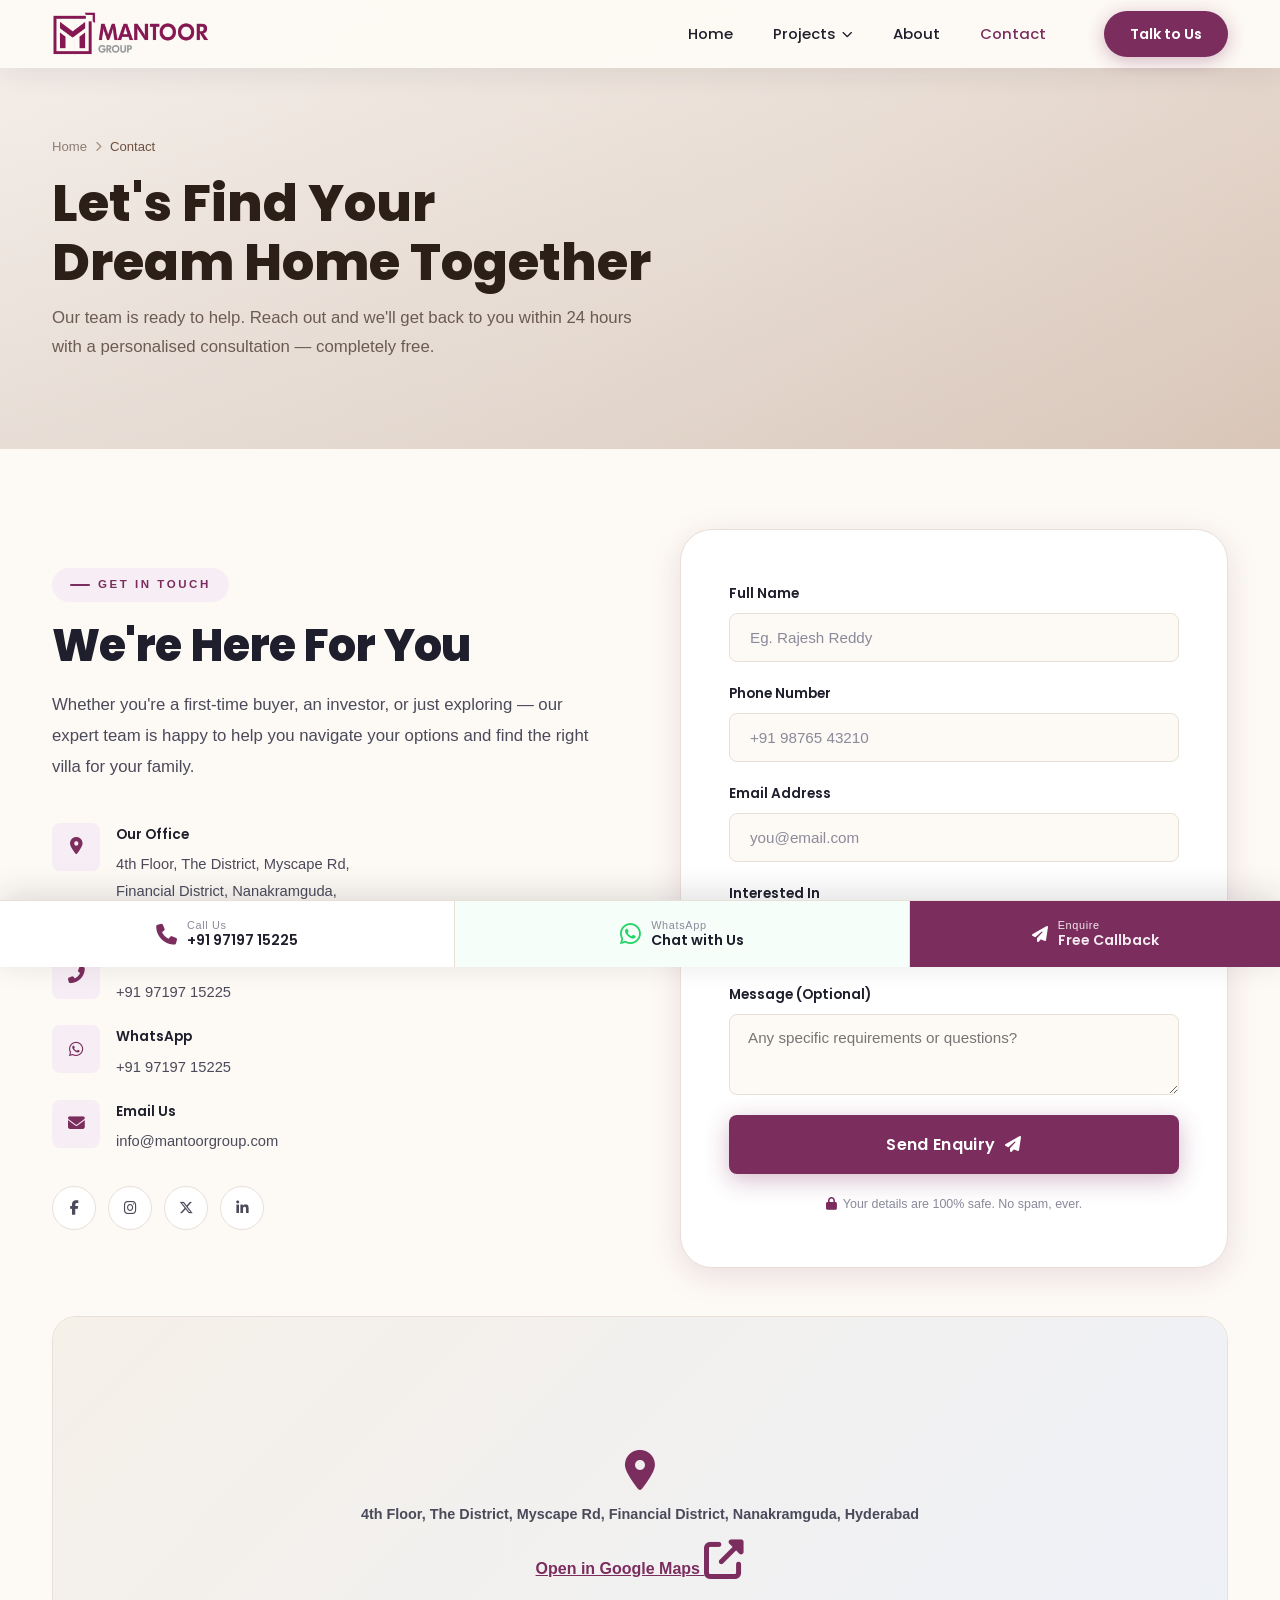
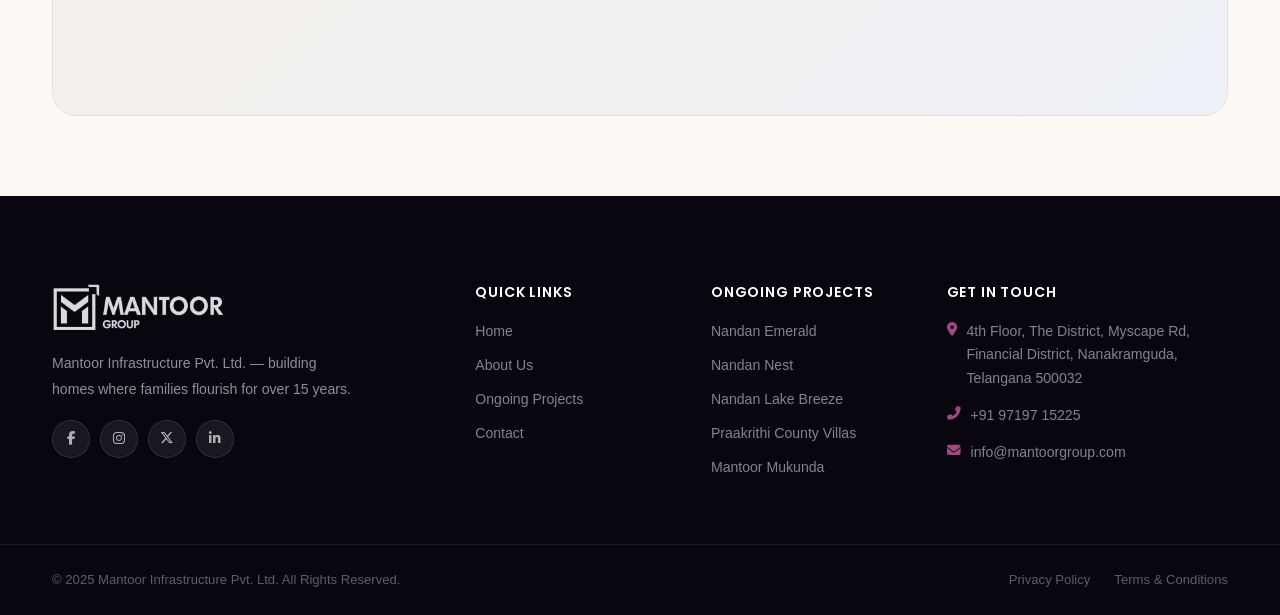
<file: pages/contact.html>
<!DOCTYPE html>
<html lang="en">
<head>
  <meta charset="UTF-8" />
  <meta name="viewport" content="width=device-width, initial-scale=1.0" />
  <title>Contact Us | Mantoor Group</title>
  <link rel="preconnect" href="https://fonts.googleapis.com" />
  <link rel="preconnect" href="https://fonts.gstatic.com" crossorigin />
  <link href="https://fonts.googleapis.com/css2?family=Poppins:wght@300;400;500;600;700;800&family=Google+Sans:wght@400;500;700&display=swap" rel="stylesheet" />
  <link rel="stylesheet" href="https://cdnjs.cloudflare.com/ajax/libs/font-awesome/6.5.0/css/all.min.css" />
  <link rel="stylesheet" href="../css/style.css" />
  <link rel="stylesheet" href="../css/inner.css" />
  <link rel="icon" type="image/png" href="../images/mantoor-logo.png" />
</head>
<body>
  <header class="navbar" id="navbar">
    <div class="nav-container">
      <a href="../index.html" class="nav-logo"><img src="../images/mantoor-logo.png" alt="Mantoor Group" /></a>
      <nav class="nav-links-desktop">
        <a href="../index.html">Home</a>
        <div class="nav-dropdown">
          <a href="#">Projects <i class="fas fa-chevron-down"></i></a>
          <div class="dropdown-menu">
            <a href="ongoing.html">Ongoing Projects</a>
            <a href="upcoming.html">Upcoming Projects</a>
            <a href="completed.html">Completed Projects</a>
          </div>
        </div>
        <a href="about.html">About</a>
        <a href="contact.html" class="active-nav">Contact</a>
      </nav>
      <a href="tel:+919719715225" class="nav-cta">Talk to Us</a>
      <button class="hamburger" id="hamburgerBtn"><span></span><span></span><span></span></button>
    </div>
  </header>
  <div class="mobile-overlay" id="mobileOverlay"></div>
  <nav class="mobile-menu" id="mobileMenu">
    <button class="mobile-close" id="mobileClose"><i class="fas fa-times"></i></button>
    <div class="mobile-logo"><img src="../images/mantoor-logo.png" alt="Mantoor Group" /></div>
    <ul>
      <li><a href="../index.html" class="mobile-link">Home</a></li>
      <li class="mobile-dropdown-parent">
        <button class="mobile-dropdown-toggle">Projects <i class="fas fa-chevron-down"></i></button>
        <ul class="mobile-dropdown">
          <li><a href="ongoing.html" class="mobile-link">Ongoing Projects</a></li>
          <li><a href="upcoming.html" class="mobile-link">Upcoming Projects</a></li>
          <li><a href="completed.html" class="mobile-link">Completed Projects</a></li>
        </ul>
      </li>
      <li><a href="about.html" class="mobile-link">About</a></li>
      <li><a href="contact.html" class="mobile-link">Contact</a></li>
    </ul>
    <div class="mobile-menu-footer">
      <a href="tel:+919719715225" class="btn-primary">Call Us Now</a>
      <a href="https://wa.me/919719715225" target="_blank" class="btn-whatsapp"><i class="fab fa-whatsapp"></i> WhatsApp</a>
    </div>
  </nav>

  <section class="inner-hero inner-hero--light">
    <div class="inner-hero-bg" style="position:absolute;inset:0;"></div>
    <div class="inner-hero-overlay"></div>
    <div class="container inner-hero-content">
      <div class="breadcrumb"><a href="../index.html">Home</a> <i class="fas fa-chevron-right"></i> <span>Contact</span></div>
      <h1>Let's Find Your<br />Dream Home Together</h1>
      <p>Our team is ready to help. Reach out and we'll get back to you within 24 hours with a personalised consultation — completely free.</p>
    </div>
  </section>

  <!-- CONTACT SECTION -->
  <section class="contact-page-section">
    <div class="container">
      <div class="contact-grid">
        <div class="contact-info reveal-left">
          <span class="section-label">Get In Touch</span>
          <h2 class="section-title">We're Here For You</h2>
          <p class="section-desc">Whether you're a first-time buyer, an investor, or just exploring — our expert team is happy to help you navigate your options and find the right villa for your family.</p>
          <div class="contact-details">
            <div class="contact-detail-item">
              <div class="contact-icon"><i class="fas fa-map-marker-alt"></i></div>
              <div>
                <strong>Our Office</strong>
                <span>4th Floor, The District, Myscape Rd,<br />Financial District, Nanakramguda,<br />Telangana 500032</span>
              </div>
            </div>
            <div class="contact-detail-item">
              <div class="contact-icon"><i class="fas fa-phone-alt"></i></div>
              <div>
                <strong>Call Us</strong>
                <span><a href="tel:+919719715225">+91 97197 15225</a></span>
              </div>
            </div>
            <div class="contact-detail-item">
              <div class="contact-icon"><i class="fab fa-whatsapp"></i></div>
              <div>
                <strong>WhatsApp</strong>
                <span><a href="https://wa.me/919719715225" target="_blank">+91 97197 15225</a></span>
              </div>
            </div>
            <div class="contact-detail-item">
              <div class="contact-icon"><i class="fas fa-envelope"></i></div>
              <div>
                <strong>Email Us</strong>
                <span><a href="mailto:info@mantoorgroup.com">info@mantoorgroup.com</a></span>
              </div>
            </div>
          </div>
          <div class="contact-social">
            <a href="https://www.facebook.com/profile.php?id=100093069050071" target="_blank"><i class="fab fa-facebook-f"></i></a>
            <a href="https://instagram.com/mantoor.group/" target="_blank"><i class="fab fa-instagram"></i></a>
            <a href="https://x.com/MantoorGroupHyd" target="_blank"><i class="fab fa-x-twitter"></i></a>
            <a href="https://linkedin.com/company/mantoorgroup/" target="_blank"><i class="fab fa-linkedin-in"></i></a>
          </div>
        </div>

        <div class="contact-form-wrapper reveal-right">
          <form class="contact-form" id="contactForm" novalidate>
            <div class="form-group">
              <label for="name">Full Name</label>
              <input type="text" id="name" name="name" placeholder="Eg. Rajesh Reddy" required />
              <span class="form-error" id="nameError"></span>
            </div>
            <div class="form-group">
              <label for="phone">Phone Number</label>
              <input type="tel" id="phone" name="phone" placeholder="+91 98765 43210" required />
              <span class="form-error" id="phoneError"></span>
            </div>
            <div class="form-group">
              <label for="email">Email Address</label>
              <input type="email" id="email" name="email" placeholder="you@email.com" required />
              <span class="form-error" id="emailError"></span>
            </div>
            <div class="form-group">
              <label for="interest">Interested In</label>
              <select id="interest" name="interest">
                <option value="">Select a Project</option>
                <option>Nandan Emerald (Triplex Villas)</option>
                <option>Nandan Nest (Simplex Villas)</option>
                <option>Nandan Lake Breeze (Duplex Villas)</option>
                <option>Mantoor Mukunda (Triplex Villas)</option>
                <option>Praakrithi County Villas (Triplex Villas)</option>
                <option>Not sure yet — need guidance</option>
              </select>
            </div>
            <div class="form-group">
              <label for="message">Message (Optional)</label>
              <textarea id="message" name="message" rows="3" placeholder="Any specific requirements or questions?" style="padding:14px 18px;border:1.5px solid var(--color-border);border-radius:8px;font-family:var(--font-body);font-size:0.95rem;color:var(--color-text);background:var(--color-bg);outline:none;resize:vertical;transition:border 0.3s;width:100%;"></textarea>
            </div>
            <button type="submit" class="btn-primary form-submit">
              <span>Send Enquiry</span><i class="fas fa-paper-plane"></i>
            </button>
            <p class="form-note"><i class="fas fa-lock"></i> Your details are 100% safe. No spam, ever.</p>
          </form>
          <div class="form-success" id="formSuccess">
            <div class="success-icon"><i class="fas fa-check-circle"></i></div>
            <h3>Thank You!</h3>
            <p>We've received your enquiry. Our team will reach out within 24 hours with a personalised consultation.</p>
          </div>
        </div>
      </div>

      <!-- MAP -->
      <div class="contact-map-wrapper reveal">
        <div class="map-placeholder">
          <i class="fas fa-map-marker-alt"></i>
          <p><strong>4th Floor, The District, Myscape Rd, Financial District, Nanakramguda, Hyderabad</strong></p>
          <a href="https://maps.google.com/?q=Financial+District+Nanakramguda+Hyderabad" target="_blank">Open in Google Maps <i class="fas fa-external-link-alt"></i></a>
        </div>
      </div>
    </div>
  </section>

  <footer class="footer">
    <div class="footer-top"><div class="container"><div class="footer-grid">
      <div class="footer-brand">
        <a href="../index.html"><img src="../images/mantoor-logo.png" alt="Mantoor Group" class="footer-logo" /></a>
        <p>Mantoor Infrastructure Pvt. Ltd. — building homes where families flourish for over 15 years.</p>
        <div class="footer-social">
          <a href="https://www.facebook.com/profile.php?id=100093069050071" target="_blank"><i class="fab fa-facebook-f"></i></a>
          <a href="https://instagram.com/mantoor.group/" target="_blank"><i class="fab fa-instagram"></i></a>
          <a href="https://x.com/MantoorGroupHyd" target="_blank"><i class="fab fa-x-twitter"></i></a>
          <a href="https://linkedin.com/company/mantoorgroup/" target="_blank"><i class="fab fa-linkedin-in"></i></a>
        </div>
      </div>
      <div class="footer-col"><h4>Quick Links</h4><ul>
        <li><a href="../index.html">Home</a></li><li><a href="about.html">About Us</a></li>
        <li><a href="ongoing.html">Ongoing Projects</a></li><li><a href="contact.html">Contact</a></li>
      </ul></div>
      <div class="footer-col"><h4>Ongoing Projects</h4><ul>
        <li><a href="nandan-emerald.html">Nandan Emerald</a></li>
        <li><a href="nandan-nest.html">Nandan Nest</a></li>
        <li><a href="nandan-lake-breeze.html">Nandan Lake Breeze</a></li>
        <li><a href="praakrithi-county.html">Praakrithi County Villas</a></li>
        <li><a href="mantoor-mukunda.html">Mantoor Mukunda</a></li>
      </ul></div>
      <div class="footer-col"><h4>Get In Touch</h4><address>
        <p><i class="fas fa-map-marker-alt"></i> 4th Floor, The District, Myscape Rd, Financial District, Nanakramguda, Telangana 500032</p>
        <p><i class="fas fa-phone-alt"></i> <a href="tel:+919719715225">+91 97197 15225</a></p>
        <p><i class="fas fa-envelope"></i> <a href="mailto:info@mantoorgroup.com">info@mantoorgroup.com</a></p>
      </address></div>
    </div></div></div>
    <div class="footer-bottom"><div class="container">
      <p>&copy; 2025 Mantoor Infrastructure Pvt. Ltd. All Rights Reserved.</p>
      <div class="footer-bottom-links"><a href="#">Privacy Policy</a><a href="#">Terms &amp; Conditions</a></div>
    </div></div>
  </footer>

  <div class="floating-cta-bar" id="floatingCta">
    <a href="tel:+919719715225" class="fcta-item fcta-call"><i class="fas fa-phone-alt"></i><div class="fcta-text"><span class="fcta-label">Call Us</span><span class="fcta-value">+91 97197 15225</span></div></a>
    <a href="https://wa.me/919719715225" target="_blank" class="fcta-item fcta-whatsapp"><i class="fab fa-whatsapp"></i><div class="fcta-text"><span class="fcta-label">WhatsApp</span><span class="fcta-value">Chat with Us</span></div></a>
    <a href="#contactForm" class="fcta-item fcta-enquire"><i class="fas fa-paper-plane"></i><div class="fcta-text"><span class="fcta-label">Enquire</span><span class="fcta-value">Free Callback</span></div></a>
  </div>
  <script src="../js/main.js"></script>
</body>
</html>
</file>
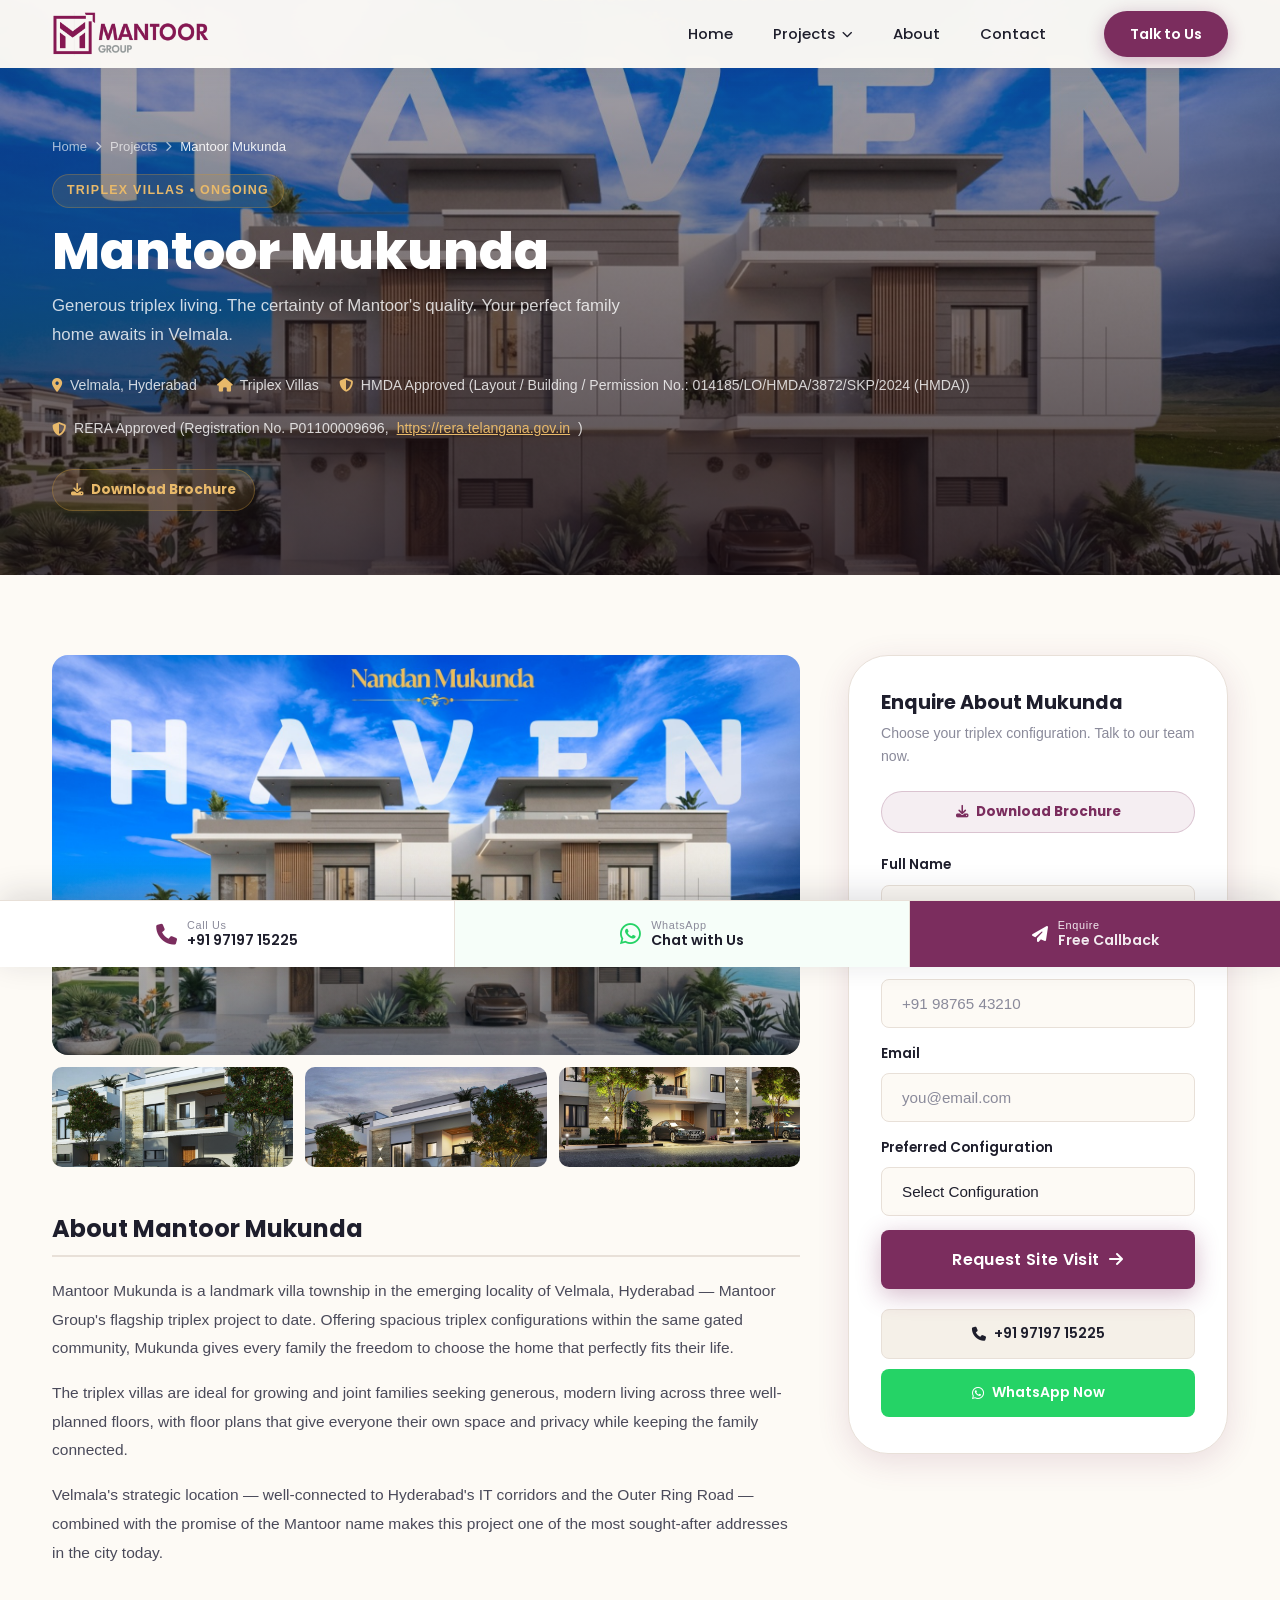
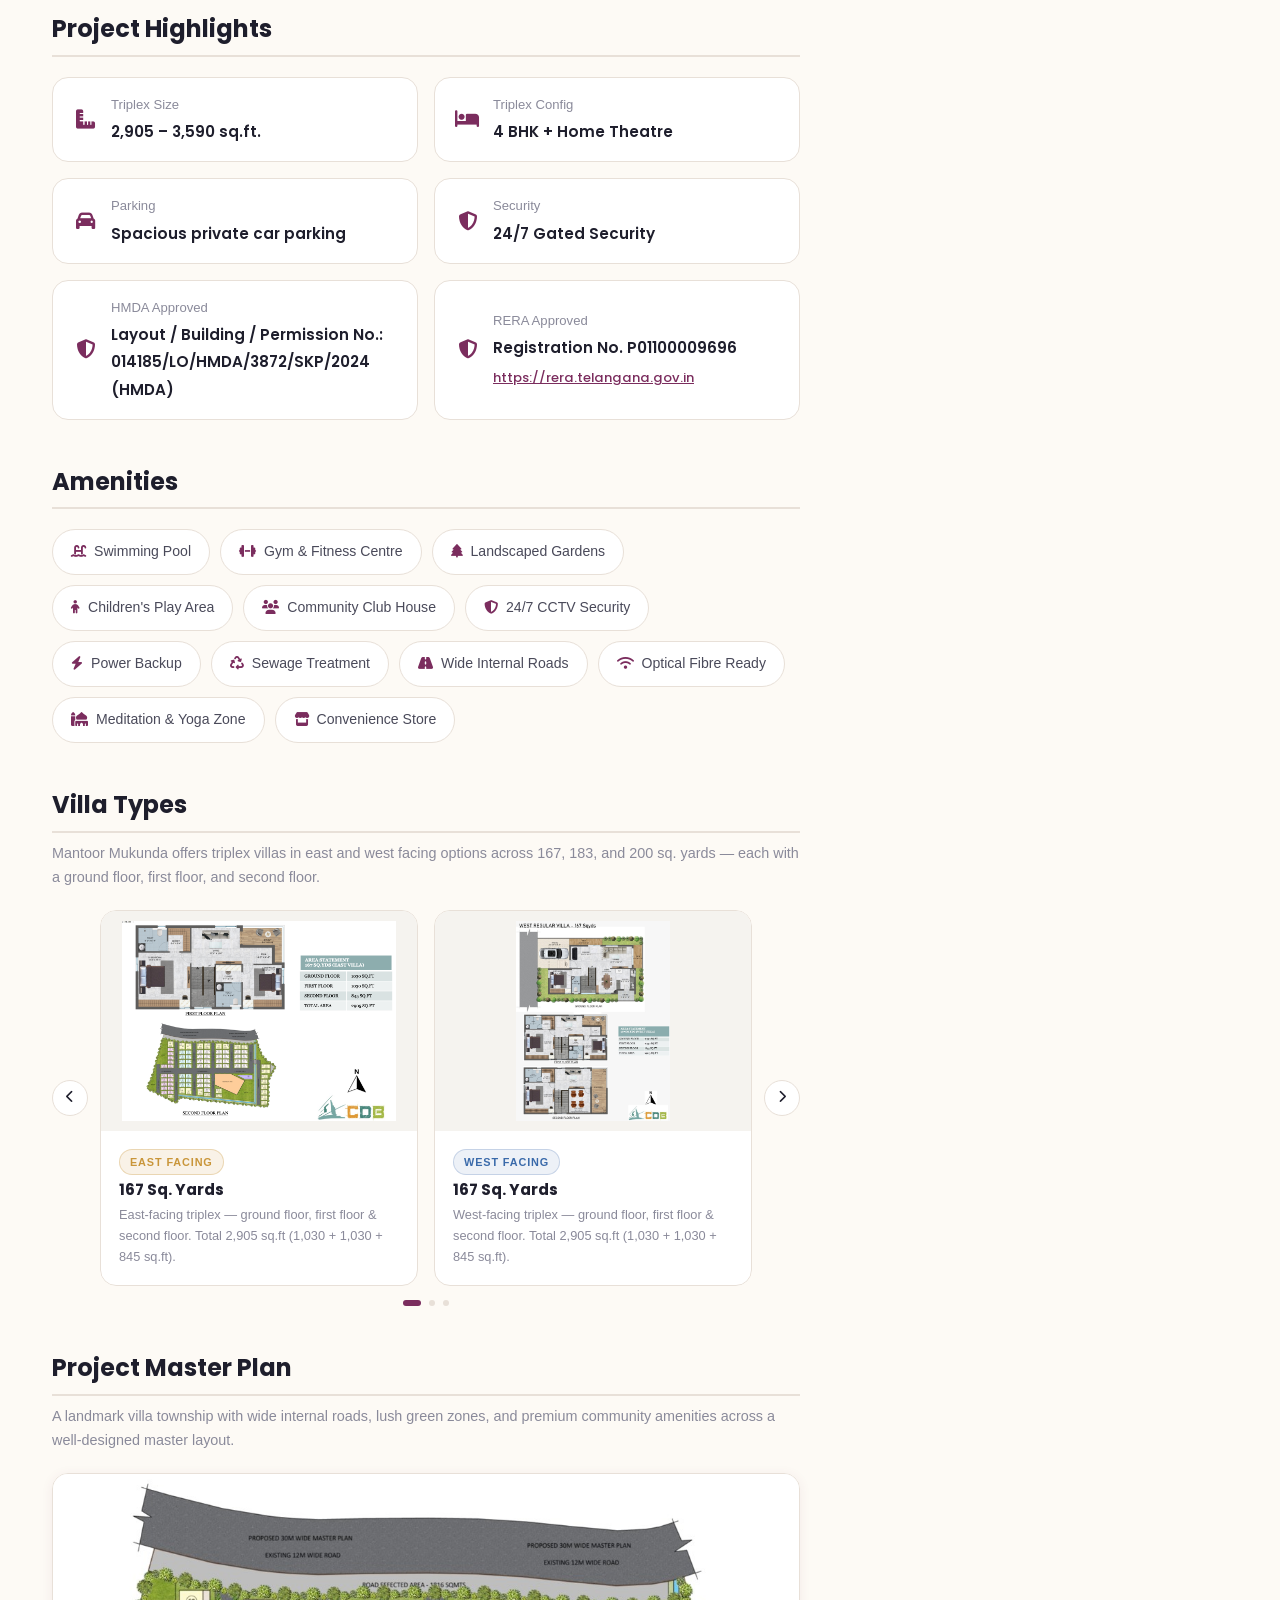
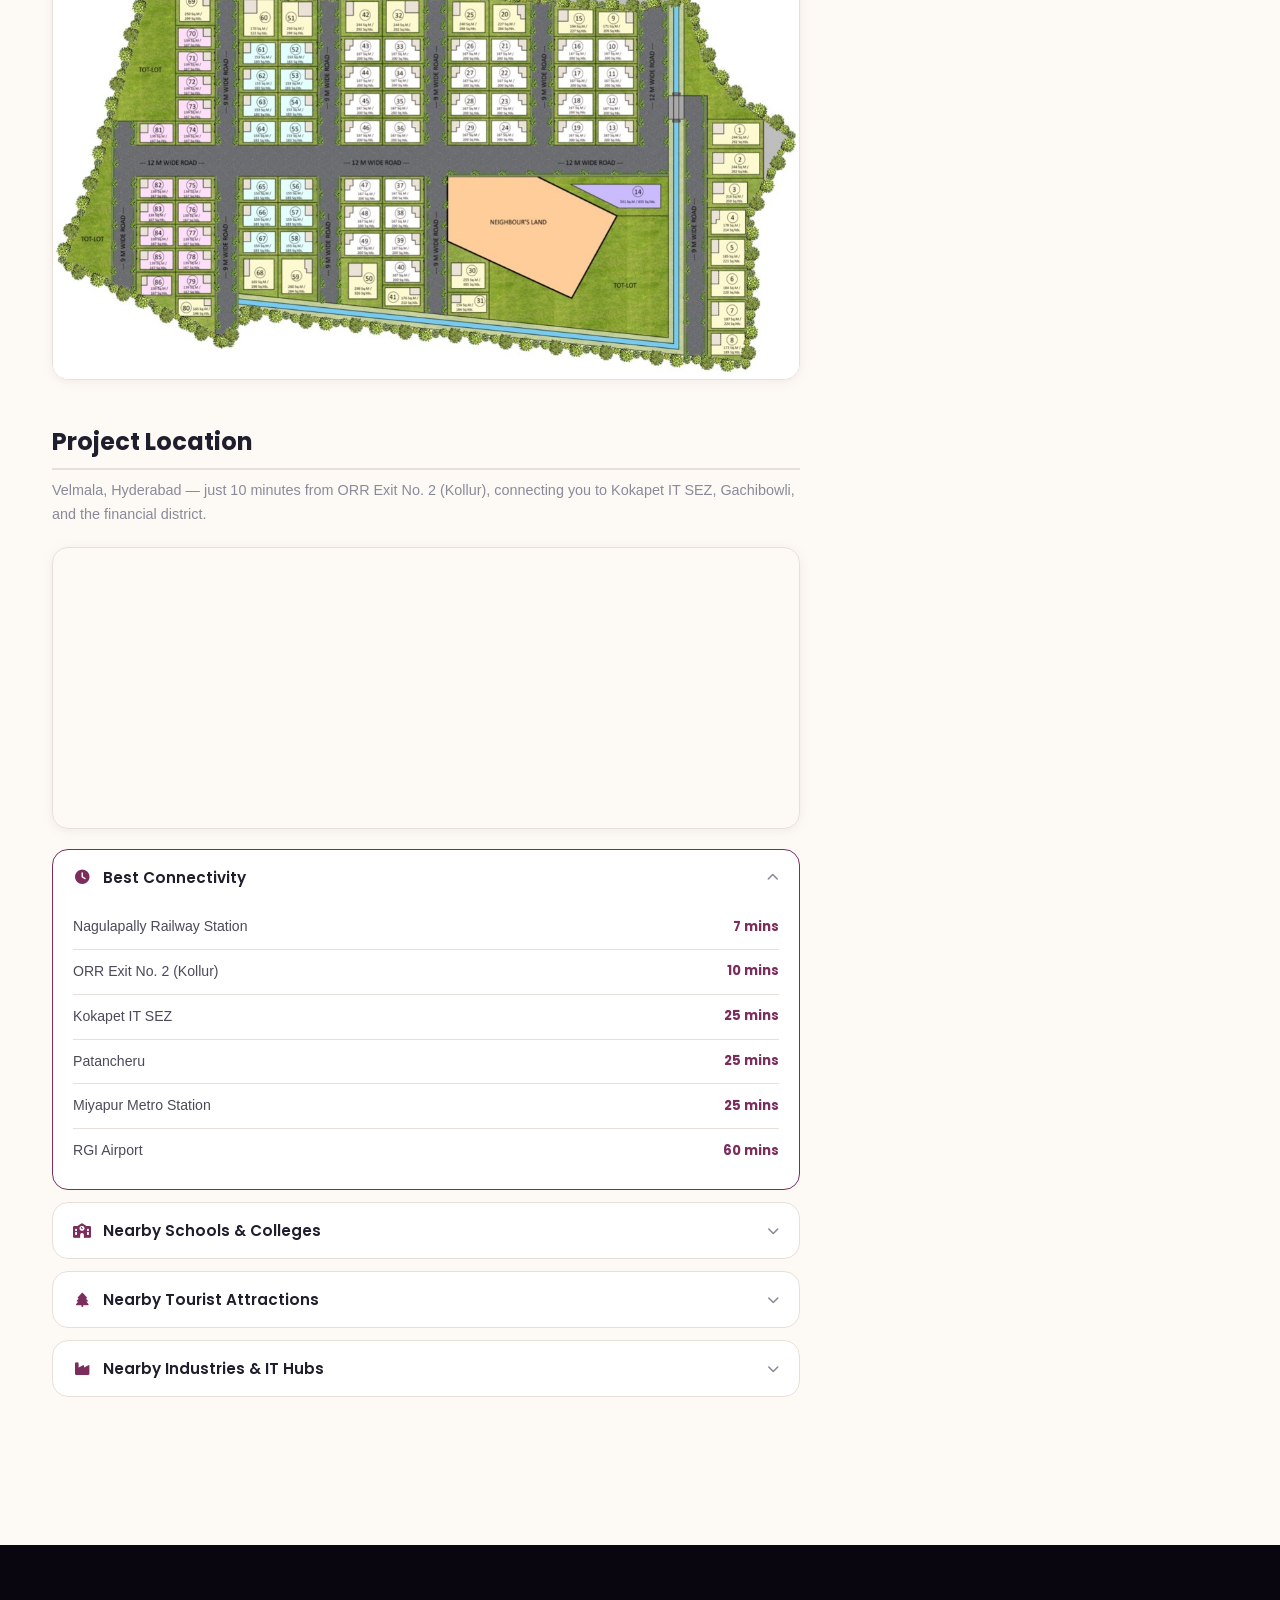
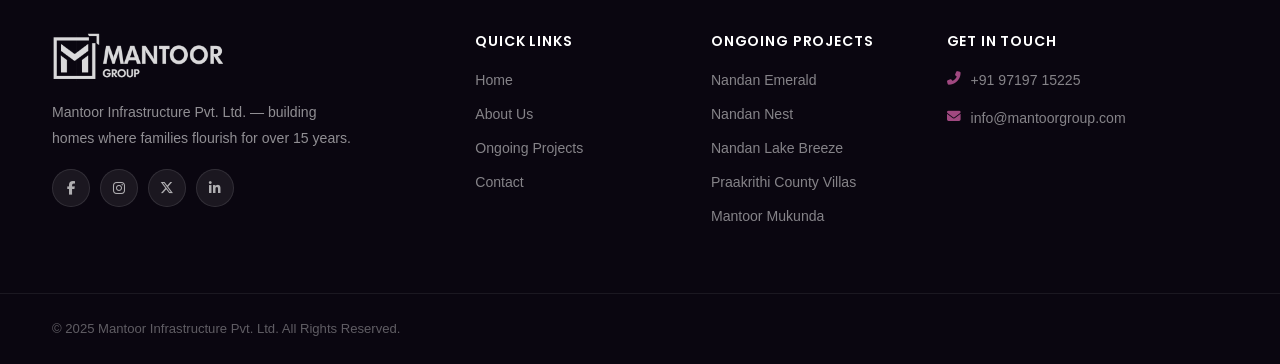
<file: pages/mantoor-mukunda.html>
<!doctype html>
<html lang="en">
  <head>
    <meta charset="UTF-8" />
    <meta name="viewport" content="width=device-width, initial-scale=1.0" />
    <title>Mantoor Mukunda | Triplex Villas | Mantoor Group</title>
    <link rel="preconnect" href="https://fonts.googleapis.com" />
    <link rel="preconnect" href="https://fonts.gstatic.com" crossorigin />
    <link
      href="https://fonts.googleapis.com/css2?family=Poppins:wght@300;400;500;600;700;800&family=Google+Sans:wght@400;500;700&display=swap"
      rel="stylesheet"
    />
    <link
      rel="stylesheet"
      href="https://cdnjs.cloudflare.com/ajax/libs/font-awesome/6.5.0/css/all.min.css"
    />
    <link rel="stylesheet" href="../css/style.css" />
    <link rel="stylesheet" href="../css/inner.css" />
    <link rel="icon" type="image/png" href="../images/mantoor-logo.png" />
  </head>
  <body>
    <header class="navbar" id="navbar">
      <div class="nav-container">
        <a href="../index.html" class="nav-logo"
          ><img src="../images/mantoor-logo.png" alt="Mantoor Group"
        /></a>
        <nav class="nav-links-desktop">
          <a href="../index.html">Home</a>
          <div class="nav-dropdown">
            <a href="#">Projects <i class="fas fa-chevron-down"></i></a>
            <div class="dropdown-menu">
              <a href="ongoing.html">Ongoing Projects</a>
              <a href="upcoming.html">Upcoming Projects</a>
              <a href="completed.html">Completed Projects</a>
            </div>
          </div>
          <a href="about.html">About</a>
          <a href="contact.html">Contact</a>
        </nav>
        <a href="tel:+919719715225" class="nav-cta">Talk to Us</a>
        <button class="hamburger" id="hamburgerBtn">
          <span></span><span></span><span></span>
        </button>
      </div>
    </header>
    <div class="mobile-overlay" id="mobileOverlay"></div>
    <nav class="mobile-menu" id="mobileMenu">
      <button class="mobile-close" id="mobileClose">
        <i class="fas fa-times"></i>
      </button>
      <div class="mobile-logo">
        <img src="../images/mantoor-logo.png" alt="Mantoor Group" />
      </div>
      <ul>
        <li><a href="../index.html" class="mobile-link">Home</a></li>
        <li class="mobile-dropdown-parent">
          <button class="mobile-dropdown-toggle">
            Projects <i class="fas fa-chevron-down"></i>
          </button>
          <ul class="mobile-dropdown">
            <li>
              <a href="ongoing.html" class="mobile-link">Ongoing Projects</a>
            </li>
            <li>
              <a href="upcoming.html" class="mobile-link">Upcoming Projects</a>
            </li>
            <li>
              <a href="completed.html" class="mobile-link"
                >Completed Projects</a
              >
            </li>
          </ul>
        </li>
        <li><a href="about.html" class="mobile-link">About</a></li>
        <li><a href="contact.html" class="mobile-link">Contact</a></li>
      </ul>
      <div class="mobile-menu-footer">
        <a href="tel:+919719715225" class="btn-primary">Call Us Now</a>
        <a
          href="https://wa.me/919719715225"
          target="_blank"
          class="btn-whatsapp"
          ><i class="fab fa-whatsapp"></i> WhatsApp</a
        >
      </div>
    </nav>

    <section class="inner-hero">
      <div
        class="inner-hero-bg"
        style="
          position: absolute;
          inset: 0;
          background-image: url(&quot;../images/ongoing-projects/mukunda.jpeg&quot;);
          background-size: cover;
          background-position: center;
        "
      ></div>
      <div class="inner-hero-overlay"></div>
      <div class="container inner-hero-content">
        <div class="breadcrumb">
          <a href="../index.html">Home</a> <i class="fas fa-chevron-right"></i>
          <a href="ongoing.html">Projects</a>
          <i class="fas fa-chevron-right"></i> <span>Mantoor Mukunda</span>
        </div>
        <span class="inner-hero-tag">Triplex Villas &bull; Ongoing</span>
        <h1>Mantoor Mukunda</h1>
        <p>
          Generous triplex living. The certainty of Mantoor's quality. Your
          perfect family home awaits in Velmala.
        </p>
        <div class="inner-hero-meta">
          <span><i class="fas fa-map-marker-alt"></i> Velmala, Hyderabad</span>
          <span><i class="fas fa-home"></i> Triplex Villas</span>
          <span
            ><i class="fas fa-shield-alt"></i> HMDA Approved (Layout / Building
            / Permission No.: 014185/LO/HMDA/3872/SKP/2024 (HMDA))</span
          >
          <span
            ><i class="fas fa-shield-alt"></i> RERA Approved (Registration No.
            P01100009696,
            <a
              href="https://rera.telangana.gov.in"
              target="_blank"
              rel="noopener noreferrer"
              class="rera-link"
              >https://rera.telangana.gov.in</a
            >)</span
          >
        </div>
        <div class="inner-hero-actions">
          <button
            type="button"
            class="project-brochure-btn"
            data-project-id="mantoor-mukunda"
            data-root-prefix="../"
          >
            <i class="fas fa-download"></i> Download Brochure
          </button>
        </div>
      </div>
    </section>

    <section class="inner-section">
      <div class="container">
        <div class="project-detail-grid">
          <div class="project-detail-main">
            <div class="project-detail-gallery">
              <div
                class="gallery-main"
                style="
                  height: 400px;
                  border-radius: 16px;
                  position: relative;
                  overflow: hidden;
                  background-image: url(&quot;../images/ongoing-projects/mukunda.jpeg&quot;);
                  background-size: cover;
                  background-position: center;
                "
              >
                <div
                  style="
                    position: absolute;
                    inset: 0;
                    background: linear-gradient(
                      to bottom,
                      transparent 50%,
                      rgba(13, 22, 40, 0.45) 100%
                    );
                    border-radius: 16px;
                  "
                ></div>
              </div>
              <div class="gallery-thumbs">
                <div
                  class="gallery-thumb"
                  style="
                    background-image: url(&quot;../images/ongoing-projects/mantoor-mukunda-img-1.jpeg&quot;);
                    background-size: cover;
                    background-position: center;
                  "
                ></div>
                <div
                  class="gallery-thumb"
                  style="
                    background-image: url(&quot;../images/ongoing-projects/mantoor-mukunda-img-2.jpeg&quot;);
                    background-size: cover;
                    background-position: top;
                  "
                ></div>
                <div
                  class="gallery-thumb"
                  style="
                    background-image: url(&quot;../images/ongoing-projects/mantoor-mukunda-img-3.jpeg&quot;);
                    background-size: cover;
                    background-position: bottom;
                  "
                ></div>
              </div>
            </div>

            <div class="project-overview reveal">
              <h2>About Mantoor Mukunda</h2>
              <p>
                Mantoor Mukunda is a landmark villa township in the emerging
                locality of Velmala, Hyderabad — Mantoor Group's flagship
                triplex project to date. Offering spacious triplex
                configurations within the same gated community, Mukunda gives
                every family the freedom to choose the home that perfectly fits
                their life.
              </p>
              <p>
                The triplex villas are ideal for growing and joint families
                seeking generous, modern living across three well-planned
                floors, with floor plans that give everyone their own space and
                privacy while keeping the family connected.
              </p>
              <p>
                Velmala's strategic location — well-connected to Hyderabad's IT
                corridors and the Outer Ring Road — combined with the promise of
                the Mantoor name makes this project one of the most sought-after
                addresses in the city today.
              </p>
            </div>

            <div class="project-highlights reveal">
              <h2>Project Highlights</h2>
              <div class="highlights-grid">
                <div class="highlight-item">
                  <i class="fas fa-ruler-combined"></i>
                  <div>
                    <strong>Triplex Size</strong
                    ><span>2,905 – 3,590 sq.ft.</span>
                  </div>
                </div>
                <div class="highlight-item">
                  <i class="fas fa-bed"></i>
                  <div>
                    <strong>Triplex Config</strong
                    ><span>4 BHK + Home Theatre</span>
                  </div>
                </div>
                <div class="highlight-item">
                  <i class="fas fa-car"></i>
                  <div>
                    <strong>Parking</strong
                    ><span>Spacious private car parking</span>
                  </div>
                </div>
                <div class="highlight-item">
                  <i class="fas fa-shield-alt"></i>
                  <div>
                    <strong>Security</strong><span>24/7 Gated Security</span>
                  </div>
                </div>
                <div class="highlight-item">
                  <i class="fas fa-shield-alt"></i>
                  <div>
                    <strong>HMDA Approved</strong
                    ><span
                      >Layout / Building / Permission No.:
                      014185/LO/HMDA/3872/SKP/2024 (HMDA)</span
                    >
                  </div>
                </div>
                <div class="highlight-item">
                  <i class="fas fa-shield-alt"></i>
                  <div>
                    <strong>RERA Approved</strong
                    ><span
                      >Registration No. P01100009696
                      <a
                        href="https://rera.telangana.gov.in"
                        target="_blank"
                        rel="noopener noreferrer"
                        class="rera-link"
                        >https://rera.telangana.gov.in</a
                      ></span
                    >
                  </div>
                </div>
              </div>
            </div>

            <div class="project-amenities reveal">
              <h2>Amenities</h2>
              <div class="amenities-grid">
                <span><i class="fas fa-swimming-pool"></i> Swimming Pool</span>
                <span
                  ><i class="fas fa-dumbbell"></i> Gym &amp; Fitness
                  Centre</span
                >
                <span><i class="fas fa-tree"></i> Landscaped Gardens</span>
                <span><i class="fas fa-child"></i> Children's Play Area</span>
                <span><i class="fas fa-users"></i> Community Club House</span>
                <span
                  ><i class="fas fa-shield-alt"></i> 24/7 CCTV Security</span
                >
                <span><i class="fas fa-bolt"></i> Power Backup</span>
                <span><i class="fas fa-recycle"></i> Sewage Treatment</span>
                <span><i class="fas fa-road"></i> Wide Internal Roads</span>
                <span><i class="fas fa-wifi"></i> Optical Fibre Ready</span>
                <span
                  ><i class="fas fa-mosque"></i> Meditation &amp; Yoga
                  Zone</span
                >
                <span><i class="fas fa-store"></i> Convenience Store</span>
              </div>
            </div>

            <!-- Villa Types -->
            <div class="proj-subsection reveal">
              <h2>Villa Types</h2>
              <p class="proj-subsection-desc">
                Mantoor Mukunda offers triplex villas in east and west facing
                options across 167, 183, and 200 sq. yards — each with a ground
                floor, first floor, and second floor.
              </p>
              <div class="villa-slider-wrap">
                <button
                  type="button"
                  class="villa-arrow villa-arrow-prev"
                  id="villaPrev"
                  aria-label="Previous"
                >
                  <i class="fas fa-chevron-left"></i>
                </button>
                <div class="villa-slider-viewport">
                  <div class="villa-slider-track" id="villaTrack">
                    <div class="villa-slide-card">
                      <div class="villa-slide-img-wrap">
                        <img
                          src="../images/villa-types/mantoor-mukunda/east-regular-villa-167-sq-yards.png"
                          alt="East Facing – 167 Sq. Yards"
                        />
                      </div>
                      <div class="villa-slide-info">
                        <span class="villa-type-badge east">East Facing</span>
                        <h4>167 Sq. Yards</h4>
                        <p>
                          East-facing triplex — ground floor, first floor &amp;
                          second floor. Total 2,905 sq.ft (1,030 + 1,030 + 845
                          sq.ft).
                        </p>
                      </div>
                    </div>
                    <div class="villa-slide-card">
                      <div class="villa-slide-img-wrap">
                        <img
                          src="../images/villa-types/mantoor-mukunda/west-regular-villa-167-sq-yards.jpeg"
                          alt="West Facing – 167 Sq. Yards"
                        />
                      </div>
                      <div class="villa-slide-info">
                        <span class="villa-type-badge west">West Facing</span>
                        <h4>167 Sq. Yards</h4>
                        <p>
                          West-facing triplex — ground floor, first floor &amp;
                          second floor. Total 2,905 sq.ft (1,030 + 1,030 + 845
                          sq.ft).
                        </p>
                      </div>
                    </div>
                    <div class="villa-slide-card">
                      <div class="villa-slide-img-wrap">
                        <img
                          src="../images/villa-types/mantoor-mukunda/east-regular-villa-183-sq-yards.png"
                          alt="East Facing – 183 Sq. Yards"
                        />
                      </div>
                      <div class="villa-slide-info">
                        <span class="villa-type-badge east">East Facing</span>
                        <h4>183 Sq. Yards</h4>
                        <p>
                          East-facing triplex — ground floor, first floor &amp;
                          second floor. Total 3,175 sq.ft (1,130 + 1,130 + 915
                          sq.ft).
                        </p>
                      </div>
                    </div>
                    <div class="villa-slide-card">
                      <div class="villa-slide-img-wrap">
                        <img
                          src="../images/villa-types/mantoor-mukunda/west-regular-villa-183-sq-yards.jpeg"
                          alt="West Facing – 183 Sq. Yards"
                        />
                      </div>
                      <div class="villa-slide-info">
                        <span class="villa-type-badge west">West Facing</span>
                        <h4>183 Sq. Yards</h4>
                        <p>
                          West-facing triplex — ground floor, first floor &amp;
                          second floor. Total 3,175 sq.ft (1,130 + 1,130 + 915
                          sq.ft).
                        </p>
                      </div>
                    </div>
                    <div class="villa-slide-card">
                      <div class="villa-slide-img-wrap">
                        <img
                          src="../images/villa-types/mantoor-mukunda/east-regular-villa-200-sq-yards.png"
                          alt="East Facing – 200 Sq. Yards"
                        />
                      </div>
                      <div class="villa-slide-info">
                        <span class="villa-type-badge east">East Facing</span>
                        <h4>200 Sq. Yards</h4>
                        <p>
                          East-facing triplex — ground floor, first floor &amp;
                          second floor. Total 3,590 sq.ft (1,280 + 1,280 + 1,030
                          sq.ft).
                        </p>
                      </div>
                    </div>
                    <div class="villa-slide-card">
                      <div class="villa-slide-img-wrap">
                        <img
                          src="../images/villa-types/mantoor-mukunda/west-regular-villa-200-sq-yards.jpeg"
                          alt="West Facing – 200 Sq. Yards"
                        />
                      </div>
                      <div class="villa-slide-info">
                        <span class="villa-type-badge west">West Facing</span>
                        <h4>200 Sq. Yards</h4>
                        <p>
                          West-facing triplex — ground floor, first floor &amp;
                          second floor. Total 3,590 sq.ft (1,280 + 1,280 + 1,030
                          sq.ft).
                        </p>
                      </div>
                    </div>
                  </div>
                </div>
                <button
                  type="button"
                  class="villa-arrow villa-arrow-next"
                  id="villaNext"
                  aria-label="Next"
                >
                  <i class="fas fa-chevron-right"></i>
                </button>
              </div>
              <div class="villa-slider-dots" id="villaDots"></div>
            </div>

            <!-- Master Plan -->
            <div class="proj-subsection reveal">
              <h2>Project Master Plan</h2>
              <p class="proj-subsection-desc">
                A landmark villa township with wide internal roads, lush green
                zones, and premium community amenities across a well-designed
                master layout.
              </p>
              <div class="proj-img-frame">
                <img
                  src="../images/villa-types/mantoor-mukunda/master-plan-mukunda-1234.jpg"
                  alt="Mantoor Mukunda Master Plan"
                />
              </div>
            </div>

            <!-- Project Location -->
            <div class="proj-subsection reveal">
              <h2>Project Location</h2>
              <p class="proj-subsection-desc">
                Velmala, Hyderabad — just 10 minutes from ORR Exit No. 2
                (Kollur), connecting you to Kokapet IT SEZ, Gachibowli, and the
                financial district.
              </p>
              <div class="proj-img-frame" style="margin-bottom: 20px">
                <iframe
                  src="https://www.google.com/maps/embed?pb=!1m18!1m12!1m3!1d15223.08637369997!2d78.23033905!3d17.47064295!2m3!1f0!2f0!3f0!3m2!1i1024!2i768!4f13.1!3m3!1m2!1s0x3bcbeda492773ffd%3A0xa095f40ddd5e7e4!2sVelmala%2C%20Telangana!5e0!3m2!1sen!2sin!4v1780384960540!5m2!1sen!2sin"
                  width="100%"
                  height="280"
                  style="border: 0; display: block"
                  allowfullscreen=""
                  loading="lazy"
                  referrerpolicy="no-referrer-when-downgrade"
                ></iframe>
              </div>
              <div class="location-accordion">
                <div class="loc-acc-item open">
                  <button type="button" class="loc-acc-toggle">
                    <i class="fas fa-clock"></i>
                    Best Connectivity
                    <i class="fas fa-chevron-down loc-acc-arrow"></i>
                  </button>
                  <div class="loc-acc-body">
                    <ul class="loc-list">
                      <li>
                        <span>Nagulapally Railway Station</span
                        ><strong>7 mins</strong>
                      </li>
                      <li>
                        <span>ORR Exit No. 2 (Kollur)</span
                        ><strong>10 mins</strong>
                      </li>
                      <li>
                        <span>Kokapet IT SEZ</span><strong>25 mins</strong>
                      </li>
                      <li><span>Patancheru</span><strong>25 mins</strong></li>
                      <li>
                        <span>Miyapur Metro Station</span
                        ><strong>25 mins</strong>
                      </li>
                      <li><span>RGI Airport</span><strong>60 mins</strong></li>
                    </ul>
                  </div>
                </div>
                <div class="loc-acc-item">
                  <button type="button" class="loc-acc-toggle">
                    <i class="fas fa-school"></i>
                    Nearby Schools &amp; Colleges
                    <i class="fas fa-chevron-down loc-acc-arrow"></i>
                  </button>
                  <div class="loc-acc-body">
                    <ul class="loc-list">
                      <li><span>Gadium School</span><strong>5 mins</strong></li>
                      <li>
                        <span>Samashti International School</span
                        ><strong>10 mins</strong>
                      </li>
                      <li>
                        <span>Narayana Groups of Colleges</span
                        ><strong>12 mins</strong>
                      </li>
                      <li>
                        <span>Green Gables International School</span
                        ><strong>15 mins</strong>
                      </li>
                      <li>
                        <span>Sancta Maria International School</span
                        ><strong>20 mins</strong>
                      </li>
                      <li>
                        <span>ICFAI Business School</span
                        ><strong>20 mins</strong>
                      </li>
                      <li>
                        <span>Hyderabad Central University</span
                        ><strong>30 mins</strong>
                      </li>
                      <li>
                        <span>Gitam University</span><strong>40 mins</strong>
                      </li>
                      <li><span>IIT Kandi</span><strong>45 mins</strong></li>
                    </ul>
                  </div>
                </div>
                <div class="loc-acc-item">
                  <button type="button" class="loc-acc-toggle">
                    <i class="fas fa-tree"></i>
                    Nearby Tourist Attractions
                    <i class="fas fa-chevron-down loc-acc-arrow"></i>
                  </button>
                  <div class="loc-acc-body">
                    <ul class="loc-list">
                      <li>
                        <span>Gandipet Scenic Point</span
                        ><strong>24 mins</strong>
                      </li>
                      <li><span>Value Zone</span><strong>25 mins</strong></li>
                      <li>
                        <span>Chilkur Balaji Temple</span
                        ><strong>45 mins</strong>
                      </li>
                      <li>
                        <span>Ramoji Film City</span><strong>45 mins</strong>
                      </li>
                      <li>
                        <span>Nehru Zoological Park</span
                        ><strong>55 mins</strong>
                      </li>
                      <li>
                        <span>Tank Band, Hussain Sagar</span
                        ><strong>60 mins</strong>
                      </li>
                      <li><span>Charminar</span><strong>60 mins</strong></li>
                    </ul>
                  </div>
                </div>
                <div class="loc-acc-item">
                  <button type="button" class="loc-acc-toggle">
                    <i class="fas fa-industry"></i>
                    Nearby Industries &amp; IT Hubs
                    <i class="fas fa-chevron-down loc-acc-arrow"></i>
                  </button>
                  <div class="loc-acc-body">
                    <ul class="loc-list">
                      <li><span>SAIL</span><strong>6 mins</strong></li>
                      <li><span>BHEL</span><strong>30 mins</strong></li>
                      <li><span>Wipro Circle</span><strong>30 mins</strong></li>
                      <li><span>ISB</span><strong>30 mins</strong></li>
                      <li><span>Gachibowli</span><strong>30 mins</strong></li>
                      <li><span>Amazon</span><strong>30 mins</strong></li>
                      <li><span>Google</span><strong>30 mins</strong></li>
                    </ul>
                  </div>
                </div>
              </div>
            </div>
          </div>

          <div class="project-sidebar">
            <div class="sidebar-card sticky-sidebar">
              <h3>Enquire About Mukunda</h3>
              <p>Choose your triplex configuration. Talk to our team now.</p>
              <button
                type="button"
                class="project-brochure-btn project-brochure-btn--light sidebar-brochure-btn"
                data-project-id="mantoor-mukunda"
                data-root-prefix="../"
              >
                <i class="fas fa-download"></i> Download Brochure
              </button>
              <form class="contact-form" id="contactForm" style="gap: 14px">
                <div class="form-group">
                  <label for="name">Full Name</label>
                  <input
                    type="text"
                    id="name"
                    placeholder="Your full name"
                    required
                  />
                  <span class="form-error" id="nameError"></span>
                </div>
                <div class="form-group">
                  <label for="phone">Phone Number</label>
                  <input
                    type="tel"
                    id="phone"
                    placeholder="+91 98765 43210"
                    required
                  />
                  <span class="form-error" id="phoneError"></span>
                </div>
                <div class="form-group">
                  <label for="email">Email</label>
                  <input
                    type="email"
                    id="email"
                    placeholder="you@email.com"
                    required
                  />
                  <span class="form-error" id="emailError"></span>
                </div>
                <div class="form-group">
                  <label for="config">Preferred Configuration</label>
                  <select id="config">
                    <option value="">Select Configuration</option>
                    <option>167 Sq. Yards — East Facing Triplex</option>
                    <option>167 Sq. Yards — West Facing Triplex</option>
                    <option>183 Sq. Yards — East Facing Triplex</option>
                    <option>183 Sq. Yards — West Facing Triplex</option>
                    <option>200 Sq. Yards — East Facing Triplex</option>
                    <option>200 Sq. Yards — West Facing Triplex</option>
                  </select>
                </div>
                <button
                  type="submit"
                  class="btn-primary form-submit"
                  style="width: 100%; justify-content: center"
                >
                  <span>Request Site Visit</span
                  ><i class="fas fa-arrow-right"></i>
                </button>
              </form>
              <div class="form-success" id="formSuccess">
                <div class="success-icon">
                  <i class="fas fa-check-circle"></i>
                </div>
                <h3>Thank You!</h3>
                <p>Our team will reach out within 24 hours.</p>
              </div>
              <div class="sidebar-contact">
                <a href="tel:+919719715225"
                  ><i class="fas fa-phone-alt"></i> +91 97197 15225</a
                >
                <a href="https://wa.me/919719715225" target="_blank"
                  ><i class="fab fa-whatsapp"></i> WhatsApp Now</a
                >
              </div>
            </div>
          </div>
        </div>
      </div>
    </section>

    <footer class="footer">
      <div class="footer-top">
        <div class="container">
          <div class="footer-grid">
            <div class="footer-brand">
              <a href="../index.html"
                ><img
                  src="../images/mantoor-logo.png"
                  alt="Mantoor Group"
                  class="footer-logo"
              /></a>
              <p>
                Mantoor Infrastructure Pvt. Ltd. — building homes where families
                flourish for over 15 years.
              </p>
              <div class="footer-social">
                <a href="https://www.facebook.com/profile.php?id=100093069050071" target="_blank"><i class="fab fa-facebook-f"></i></a>
                <a href="#"><i class="fab fa-instagram"></i></a>
                <a href="#"><i class="fab fa-x-twitter"></i></a>
                <a href="#"><i class="fab fa-linkedin-in"></i></a>
              </div>
            </div>
            <div class="footer-col">
              <h4>Quick Links</h4>
              <ul>
                <li><a href="../index.html">Home</a></li>
                <li><a href="about.html">About Us</a></li>
                <li><a href="ongoing.html">Ongoing Projects</a></li>
                <li><a href="contact.html">Contact</a></li>
              </ul>
            </div>
            <div class="footer-col">
              <h4>Ongoing Projects</h4>
              <ul>
                <li><a href="nandan-emerald.html">Nandan Emerald</a></li>
                <li><a href="nandan-nest.html">Nandan Nest</a></li>
                <li>
                  <a href="nandan-lake-breeze.html">Nandan Lake Breeze</a>
                </li>
                <li>
                  <a href="praakrithi-county.html">Praakrithi County Villas</a>
                </li>
                <li><a href="mantoor-mukunda.html">Mantoor Mukunda</a></li>
              </ul>
            </div>
            <div class="footer-col">
              <h4>Get In Touch</h4>
              <address>
                <p>
                  <i class="fas fa-phone-alt"></i>
                  <a href="tel:+919719715225">+91 97197 15225</a>
                </p>
                <p>
                  <i class="fas fa-envelope"></i>
                  <a href="mailto:info@mantoorgroup.com"
                    >info@mantoorgroup.com</a
                  >
                </p>
              </address>
            </div>
          </div>
        </div>
      </div>
      <div class="footer-bottom">
        <div class="container">
          <p>
            &copy; 2025 Mantoor Infrastructure Pvt. Ltd. All Rights Reserved.
          </p>
        </div>
      </div>
    </footer>

    <div class="floating-cta-bar" id="floatingCta">
      <a href="tel:+919719715225" class="fcta-item fcta-call"
        ><i class="fas fa-phone-alt"></i>
        <div class="fcta-text">
          <span class="fcta-label">Call Us</span
          ><span class="fcta-value">+91 97197 15225</span>
        </div></a
      >
      <a
        href="https://wa.me/919719715225"
        target="_blank"
        class="fcta-item fcta-whatsapp"
        ><i class="fab fa-whatsapp"></i>
        <div class="fcta-text">
          <span class="fcta-label">WhatsApp</span
          ><span class="fcta-value">Chat with Us</span>
        </div></a
      >
      <a href="contact.html" class="fcta-item fcta-enquire"
        ><i class="fas fa-paper-plane"></i>
        <div class="fcta-text">
          <span class="fcta-label">Enquire</span
          ><span class="fcta-value">Free Callback</span>
        </div></a
      >
    </div>
    <script src="../js/constants/ongoing-projects.js"></script>
    <script src="../js/brochure.js"></script>
    <script src="../js/main.js"></script>
  </body>
</html>
</file>
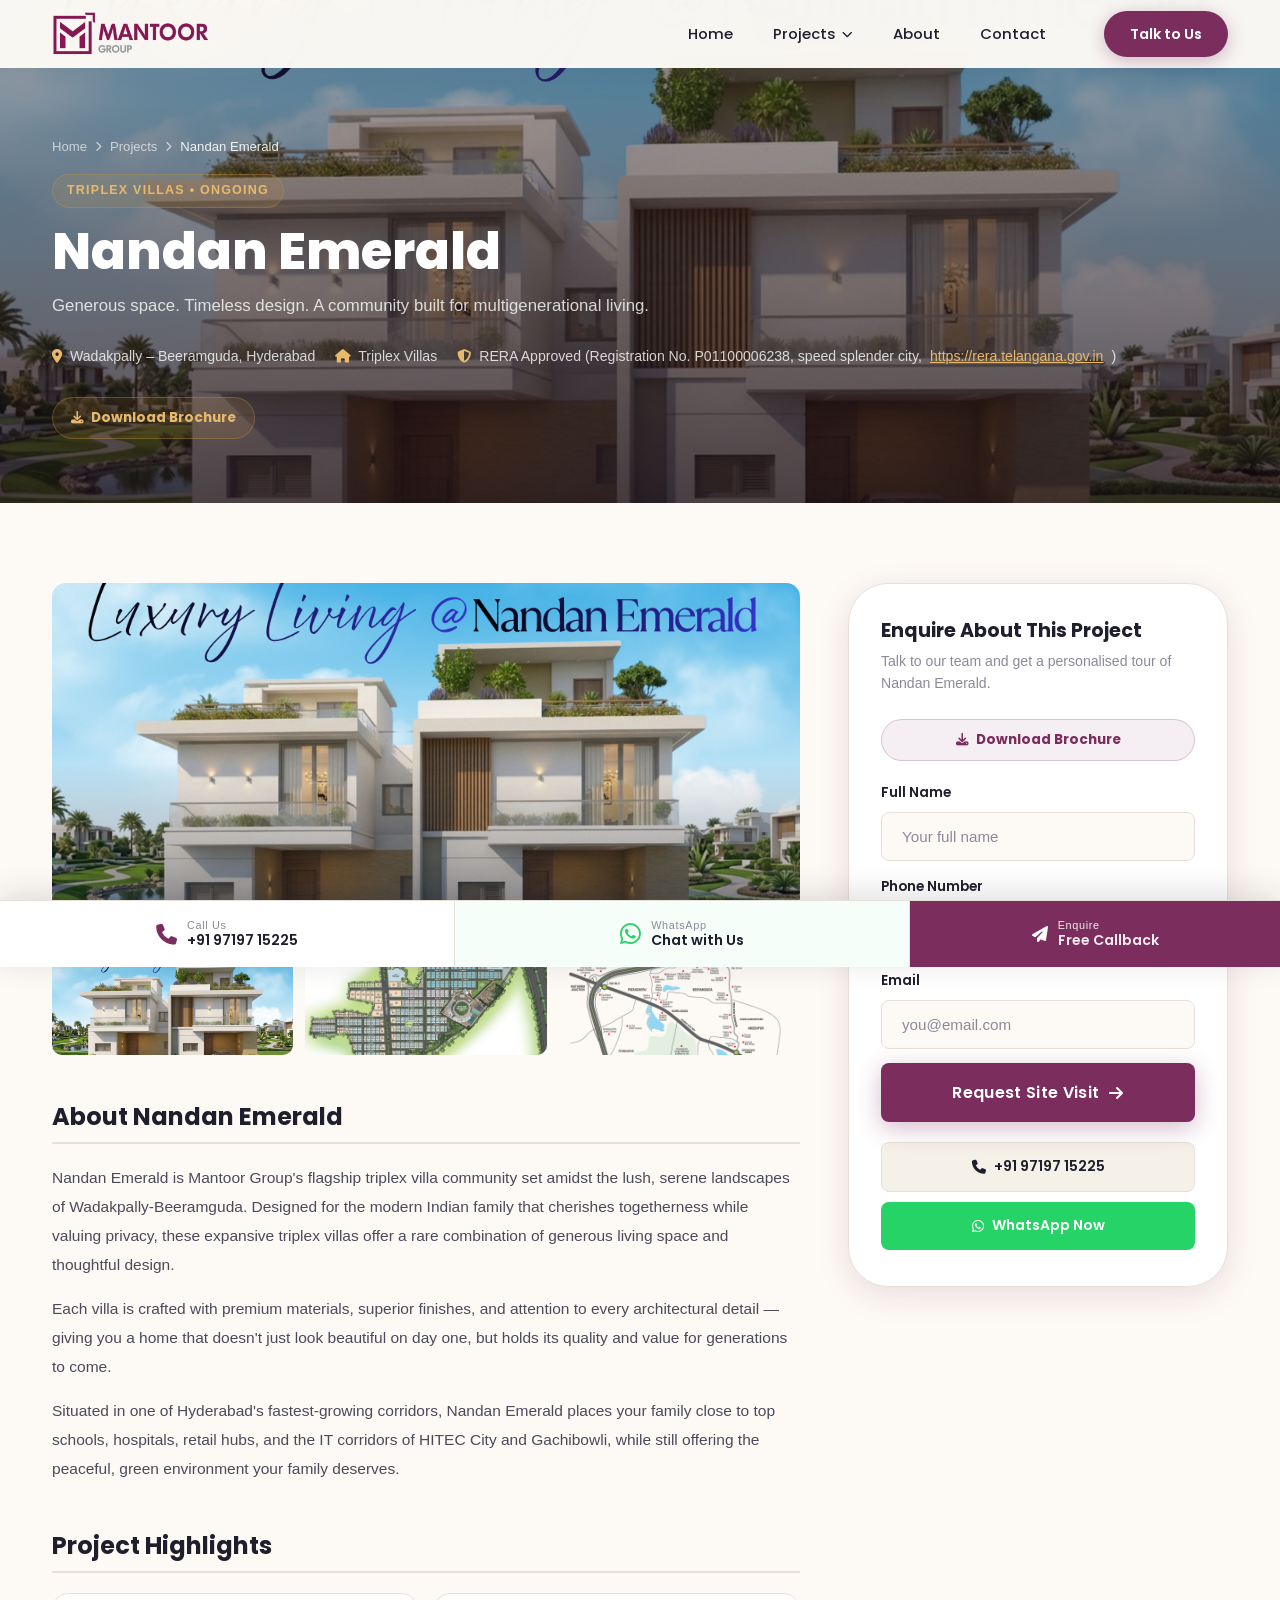
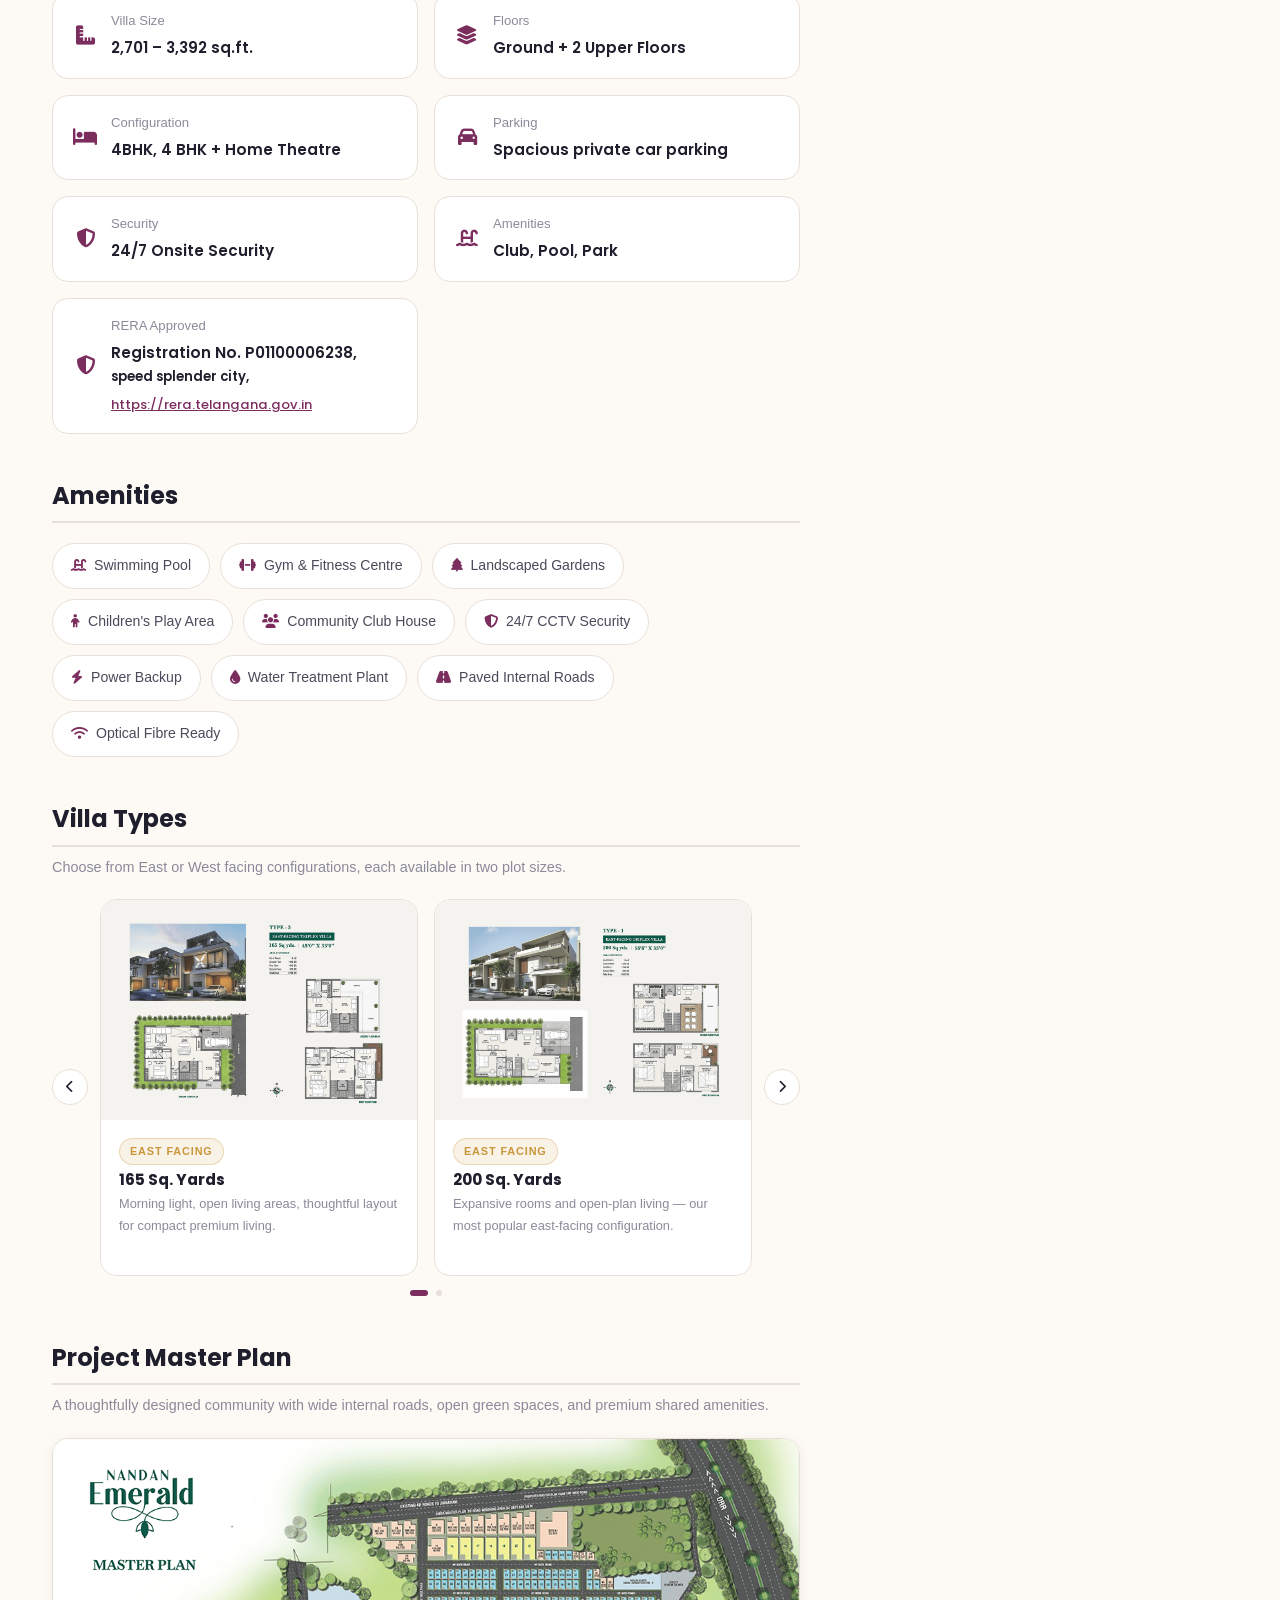
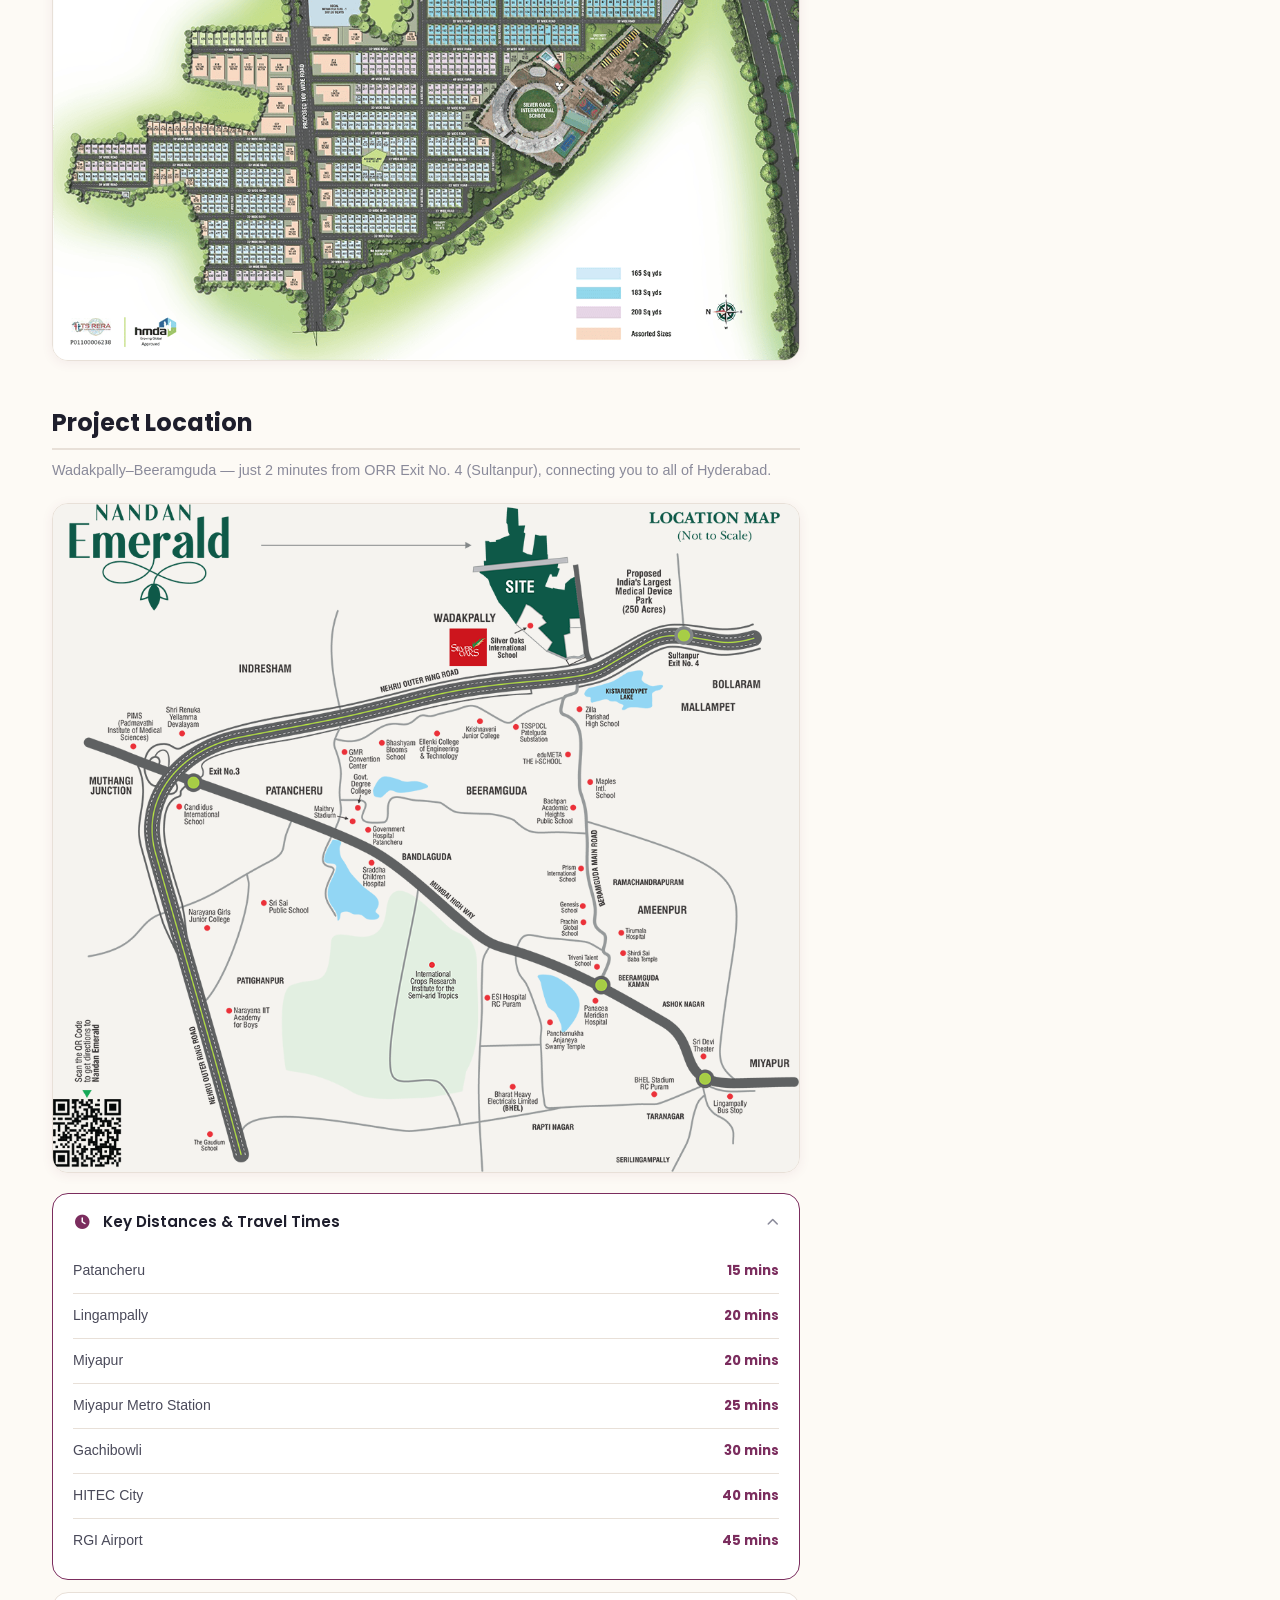
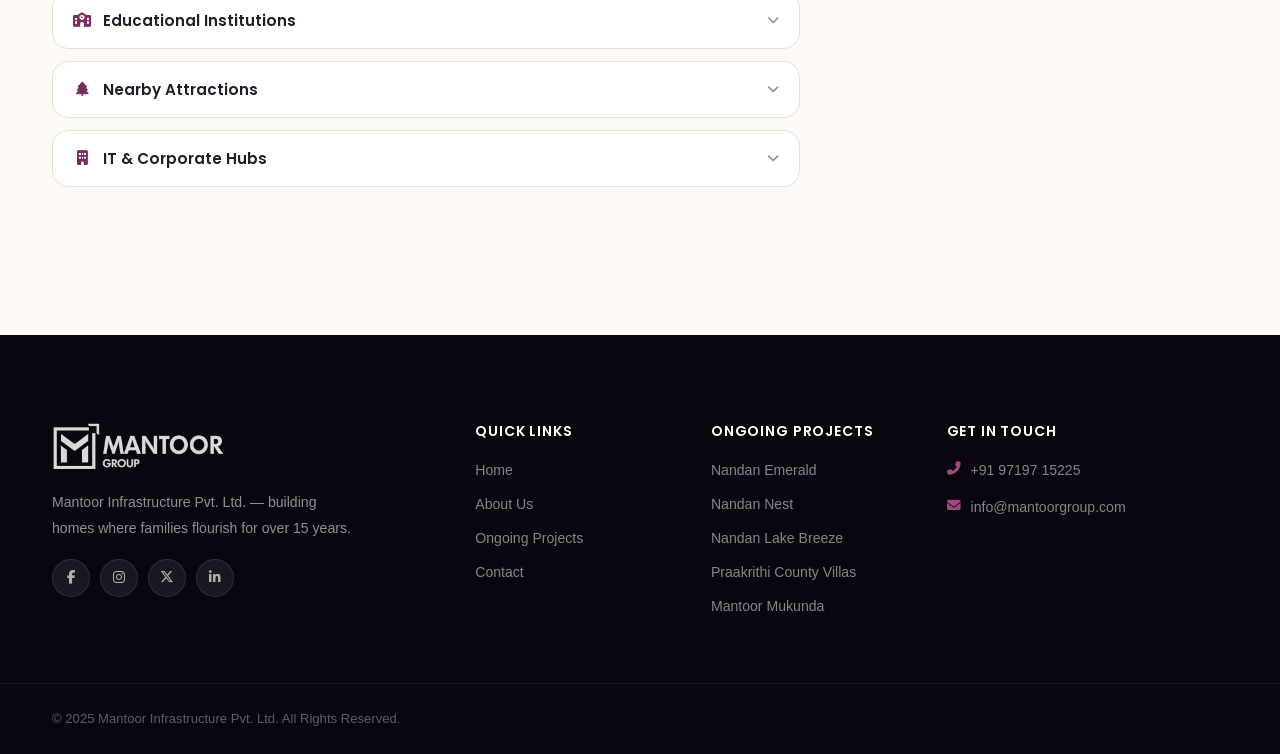
<file: pages/nandan-emerald.html>
<!doctype html>
<html lang="en">
  <head>
    <meta charset="UTF-8" />
    <meta name="viewport" content="width=device-width, initial-scale=1.0" />
    <title>Nandan Emerald | Triplex Villas | Mantoor Group</title>
    <link rel="preconnect" href="https://fonts.googleapis.com" />
    <link rel="preconnect" href="https://fonts.gstatic.com" crossorigin />
    <link
      href="https://fonts.googleapis.com/css2?family=Poppins:wght@300;400;500;600;700;800&family=Google+Sans:wght@400;500;700&display=swap"
      rel="stylesheet"
    />
    <link
      rel="stylesheet"
      href="https://cdnjs.cloudflare.com/ajax/libs/font-awesome/6.5.0/css/all.min.css"
    />
    <link rel="stylesheet" href="../css/style.css" />
    <link rel="stylesheet" href="../css/inner.css" />
    <link rel="icon" type="image/png" href="../images/mantoor-logo.png" />
  </head>
  <body>
    <header class="navbar" id="navbar">
      <div class="nav-container">
        <a href="../index.html" class="nav-logo"
          ><img src="../images/mantoor-logo.png" alt="Mantoor Group"
        /></a>
        <nav class="nav-links-desktop">
          <a href="../index.html">Home</a>
          <div class="nav-dropdown">
            <a href="#">Projects <i class="fas fa-chevron-down"></i></a>
            <div class="dropdown-menu">
              <a href="ongoing.html">Ongoing Projects</a>
              <a href="upcoming.html">Upcoming Projects</a>
              <a href="completed.html">Completed Projects</a>
            </div>
          </div>
          <a href="about.html">About</a>
          <a href="contact.html">Contact</a>
        </nav>
        <a href="tel:+919719715225" class="nav-cta">Talk to Us</a>
        <button class="hamburger" id="hamburgerBtn">
          <span></span><span></span><span></span>
        </button>
      </div>
    </header>
    <div class="mobile-overlay" id="mobileOverlay"></div>
    <nav class="mobile-menu" id="mobileMenu">
      <button class="mobile-close" id="mobileClose">
        <i class="fas fa-times"></i>
      </button>
      <div class="mobile-logo">
        <img src="../images/mantoor-logo.png" alt="Mantoor Group" />
      </div>
      <ul>
        <li><a href="../index.html" class="mobile-link">Home</a></li>
        <li class="mobile-dropdown-parent">
          <button class="mobile-dropdown-toggle">
            Projects <i class="fas fa-chevron-down"></i>
          </button>
          <ul class="mobile-dropdown">
            <li>
              <a href="ongoing.html" class="mobile-link">Ongoing Projects</a>
            </li>
            <li>
              <a href="upcoming.html" class="mobile-link">Upcoming Projects</a>
            </li>
            <li>
              <a href="completed.html" class="mobile-link"
                >Completed Projects</a
              >
            </li>
          </ul>
        </li>
        <li><a href="about.html" class="mobile-link">About</a></li>
        <li><a href="contact.html" class="mobile-link">Contact</a></li>
      </ul>
      <div class="mobile-menu-footer">
        <a href="tel:+919719715225" class="btn-primary">Call Us Now</a>
        <a
          href="https://wa.me/919719715225"
          target="_blank"
          class="btn-whatsapp"
          ><i class="fab fa-whatsapp"></i> WhatsApp</a
        >
      </div>
    </nav>

    <section class="inner-hero">
      <div
        class="inner-hero-bg"
        style="
          position: absolute;
          inset: 0;
          background-image: url(&quot;../images/ongoing-projects/emerald.png&quot;);
          background-size: cover;
          background-position: center;
        "
      ></div>
      <div class="inner-hero-overlay"></div>
      <div class="container inner-hero-content">
        <div class="breadcrumb">
          <a href="../index.html">Home</a> <i class="fas fa-chevron-right"></i>
          <a href="ongoing.html">Projects</a>
          <i class="fas fa-chevron-right"></i> <span>Nandan Emerald</span>
        </div>
        <span class="inner-hero-tag">Triplex Villas &bull; Ongoing</span>
        <h1>Nandan Emerald</h1>
        <p>
          Generous space. Timeless design. A community built for
          multigenerational living.
        </p>
        <div class="inner-hero-meta">
          <span
            ><i class="fas fa-map-marker-alt"></i> Wadakpally – Beeramguda,
            Hyderabad</span
          >
          <span><i class="fas fa-home"></i> Triplex Villas</span>
          <span
            ><i class="fas fa-shield-alt"></i> RERA Approved (Registration No.
            P01100006238, speed splender city,
            <a
              href="https://rera.telangana.gov.in"
              target="_blank"
              rel="noopener noreferrer"
              class="rera-link"
              >https://rera.telangana.gov.in</a
            >)</span
          >
        </div>
        <div class="inner-hero-actions">
          <button
            type="button"
            class="project-brochure-btn"
            data-project-id="nandan-emerald"
            data-root-prefix="../"
          >
            <i class="fas fa-download"></i> Download Brochure
          </button>
        </div>
      </div>
    </section>

    <!-- PROJECT DETAIL -->
    <section class="inner-section">
      <div class="container">
        <div class="project-detail-grid">
          <div class="project-detail-main">
            <!-- Gallery -->
            <div class="project-detail-gallery">
              <div
                class="gallery-main"
                style="
                  height: 360px;
                  border-radius: 14px;
                  position: relative;
                  overflow: hidden;
                  background-image: url(&quot;../images/ongoing-projects/emerald.png&quot;);
                  background-size: cover;
                  background-position: center;
                "
              >
                <div
                  style="
                    position: absolute;
                    inset: 0;
                    background: linear-gradient(
                      to bottom,
                      transparent 50%,
                      rgba(13, 22, 40, 0.5) 100%
                    );
                  "
                ></div>
              </div>
              <div class="gallery-thumbs">
                <div
                  class="gallery-thumb"
                  style="
                    background-image: url(&quot;../images/ongoing-projects/emerald.png&quot;);
                    background-size: cover;
                    background-position: center;
                  "
                ></div>
                <div
                  class="gallery-thumb"
                  style="
                    background-image: url(&quot;../images/villa-types/nandan-emerald/MasterPlan.png&quot;);
                    background-size: cover;
                    background-position: center;
                    background-color: #f4f2ee;
                  "
                ></div>
                <div
                  class="gallery-thumb"
                  style="
                    background-image: url(&quot;../images/villa-types/nandan-emerald/Location-Map-Nandan-Emerald.png&quot;);
                    background-size: cover;
                    background-position: center;
                  "
                ></div>
              </div>
            </div>

            <!-- About -->
            <div class="project-overview reveal">
              <h2>About Nandan Emerald</h2>
              <p>
                Nandan Emerald is Mantoor Group's flagship triplex villa
                community set amidst the lush, serene landscapes of
                Wadakpally-Beeramguda. Designed for the modern Indian family
                that cherishes togetherness while valuing privacy, these
                expansive triplex villas offer a rare combination of generous
                living space and thoughtful design.
              </p>
              <p>
                Each villa is crafted with premium materials, superior finishes,
                and attention to every architectural detail — giving you a home
                that doesn't just look beautiful on day one, but holds its
                quality and value for generations to come.
              </p>
              <p>
                Situated in one of Hyderabad's fastest-growing corridors, Nandan
                Emerald places your family close to top schools, hospitals,
                retail hubs, and the IT corridors of HITEC City and Gachibowli,
                while still offering the peaceful, green environment your family
                deserves.
              </p>
            </div>

            <!-- Highlights -->
            <div class="project-highlights reveal">
              <h2>Project Highlights</h2>
              <div class="highlights-grid">
                <div class="highlight-item">
                  <i class="fas fa-ruler-combined"></i>
                  <div>
                    <strong>Villa Size</strong><span>2,701 – 3,392 sq.ft.</span>
                  </div>
                </div>
                <div class="highlight-item">
                  <i class="fas fa-layer-group"></i>
                  <div>
                    <strong>Floors</strong><span>Ground + 2 Upper Floors</span>
                  </div>
                </div>
                <div class="highlight-item">
                  <i class="fas fa-bed"></i>
                  <div>
                    <strong>Configuration</strong><span>4BHK, 4 BHK + Home Theatre</span>
                  </div>
                </div>
                <div class="highlight-item">
                  <i class="fas fa-car"></i>
                  <div>
                    <strong>Parking</strong><span>Spacious private car parking</span>
                  </div>
                </div>
                <div class="highlight-item">
                  <i class="fas fa-shield-alt"></i>
                  <div>
                    <strong>Security</strong><span>24/7 Onsite Security</span>
                  </div>
                </div>
                <div class="highlight-item">
                  <i class="fas fa-swimming-pool"></i>
                  <div>
                    <strong>Amenities</strong><span>Club, Pool, Park</span>
                  </div>
                </div>
                <div class="highlight-item">
                  <i class="fas fa-shield-alt"></i>
                  <div>
                    <strong>RERA Approved</strong
                    ><span>Registration No. P01100006238,</span>
                    <span>
                      <span style="font-size: 0.82rem; display: block"
                        >speed splender city,</span
                      >
                      <a
                        href="https://rera.telangana.gov.in"
                        target="_blank"
                        rel="noopener noreferrer"
                        class="rera-link"
                        >https://rera.telangana.gov.in</a
                      ></span
                    >
                  </div>
                </div>
              </div>
            </div>

            <!-- Amenities -->
            <div class="project-amenities reveal">
              <h2>Amenities</h2>
              <div class="amenities-grid">
                <span><i class="fas fa-swimming-pool"></i> Swimming Pool</span>
                <span
                  ><i class="fas fa-dumbbell"></i> Gym &amp; Fitness
                  Centre</span
                >
                <span><i class="fas fa-tree"></i> Landscaped Gardens</span>
                <span><i class="fas fa-child"></i> Children's Play Area</span>
                <span><i class="fas fa-users"></i> Community Club House</span>
                <span
                  ><i class="fas fa-shield-alt"></i> 24/7 CCTV Security</span
                >
                <span><i class="fas fa-bolt"></i> Power Backup</span>
                <span><i class="fas fa-tint"></i> Water Treatment Plant</span>
                <span><i class="fas fa-road"></i> Paved Internal Roads</span>
                <span><i class="fas fa-wifi"></i> Optical Fibre Ready</span>
              </div>
            </div>

            <!-- Villa Types Slider -->
            <div class="proj-subsection reveal">
              <h2>Villa Types</h2>
              <p class="proj-subsection-desc">
                Choose from East or West facing configurations, each available
                in two plot sizes.
              </p>
              <div class="villa-slider-wrap">
                <button
                  class="villa-arrow villa-arrow-prev"
                  id="villaPrev"
                  aria-label="Previous"
                >
                  <i class="fas fa-chevron-left"></i>
                </button>
                <div class="villa-slider-viewport">
                  <div class="villa-slider-track" id="villaTrack">
                    <div class="villa-slide-card">
                      <div class="villa-slide-img-wrap">
                        <img
                          src="../images/villa-types/nandan-emerald/East-Villa-165-sq1.png"
                          alt="East Facing – 165 Sq. Yards"
                        />
                      </div>
                      <div class="villa-slide-info">
                        <span class="villa-type-badge east">East Facing</span>
                        <h4>165 Sq. Yards</h4>
                        <p>
                          Morning light, open living areas, thoughtful layout
                          for compact premium living.
                        </p>
                      </div>
                    </div>
                    <div class="villa-slide-card">
                      <div class="villa-slide-img-wrap">
                        <img
                          src="../images/villa-types/nandan-emerald/East-Villa-200-sq1.png"
                          alt="East Facing – 200 Sq. Yards"
                        />
                      </div>
                      <div class="villa-slide-info">
                        <span class="villa-type-badge east">East Facing</span>
                        <h4>200 Sq. Yards</h4>
                        <p>
                          Expansive rooms and open-plan living — our most
                          popular east-facing configuration.
                        </p>
                      </div>
                    </div>
                    <div class="villa-slide-card">
                      <div class="villa-slide-img-wrap">
                        <img
                          src="../images/villa-types/nandan-emerald/West-Villa-165-sq.png"
                          alt="West Facing – 165 Sq. Yards"
                        />
                      </div>
                      <div class="villa-slide-info">
                        <span class="villa-type-badge west">West Facing</span>
                        <h4>165 Sq. Yards</h4>
                        <p>
                          Stunning evening sunsets with thoughtful ventilation
                          and smart space planning.
                        </p>
                      </div>
                    </div>
                    <div class="villa-slide-card">
                      <div class="villa-slide-img-wrap">
                        <img
                          src="../images/villa-types/nandan-emerald/West-Villa-200-sq.png"
                          alt="West Facing – 200 Sq. Yards"
                        />
                      </div>
                      <div class="villa-slide-info">
                        <span class="villa-type-badge west">West Facing</span>
                        <h4>200 Sq. Yards</h4>
                        <p>
                          Premium 4BHK, 4 BHK + Home Theatre west-facing layouts — our
                          largest, most luxurious configuration.
                        </p>
                      </div>
                    </div>
                  </div>
                </div>
                <button
                  class="villa-arrow villa-arrow-next"
                  id="villaNext"
                  aria-label="Next"
                >
                  <i class="fas fa-chevron-right"></i>
                </button>
              </div>
              <div class="villa-slider-dots" id="villaDots"></div>
            </div>

            <!-- Master Plan -->
            <div class="proj-subsection reveal">
              <h2>Project Master Plan</h2>
              <p class="proj-subsection-desc">
                A thoughtfully designed community with wide internal roads, open
                green spaces, and premium shared amenities.
              </p>
              <div class="proj-img-frame">
                <img
                  src="../images/villa-types/nandan-emerald/MasterPlan.png"
                  alt="Nandan Emerald Master Plan"
                />
              </div>
            </div>

            <!-- Project Location -->
            <div class="proj-subsection reveal">
              <h2>Project Location</h2>
              <p class="proj-subsection-desc">
                Wadakpally–Beeramguda — just 2 minutes from ORR Exit No. 4
                (Sultanpur), connecting you to all of Hyderabad.
              </p>
              <div class="proj-img-frame" style="margin-bottom: 20px">
                <img
                  src="../images/villa-types/nandan-emerald/Location-Map-Nandan-Emerald.png"
                  alt="Nandan Emerald Location Map"
                />
              </div>
              <div class="location-accordion">
                <div class="loc-acc-item open">
                  <button type="button" class="loc-acc-toggle">
                    <i class="fas fa-clock"></i>
                    Key Distances &amp; Travel Times
                    <i class="fas fa-chevron-down loc-acc-arrow"></i>
                  </button>
                  <div class="loc-acc-body">
                    <ul class="loc-list">
                      <li><span>Patancheru</span><strong>15 mins</strong></li>
                      <li><span>Lingampally</span><strong>20 mins</strong></li>
                      <li><span>Miyapur</span><strong>20 mins</strong></li>
                      <li>
                        <span>Miyapur Metro Station</span
                        ><strong>25 mins</strong>
                      </li>
                      <li><span>Gachibowli</span><strong>30 mins</strong></li>
                      <li><span>HITEC City</span><strong>40 mins</strong></li>
                      <li><span>RGI Airport</span><strong>45 mins</strong></li>
                    </ul>
                  </div>
                </div>
                <div class="loc-acc-item">
                  <button type="button" class="loc-acc-toggle">
                    <i class="fas fa-school"></i>
                    Educational Institutions
                    <i class="fas fa-chevron-down loc-acc-arrow"></i>
                  </button>
                  <div class="loc-acc-body">
                    <ul class="loc-list">
                      <li>
                        <span>Resonance</span
                        ><strong>Adjacent</strong>
                      </li>

                      <li>
                        <span>Silver Oaks International School</span
                        ><strong>Adjacent</strong>
                      </li>
                      <li>
                        <span>Rajarshi International School</span
                        ><strong>1 min</strong>
                      </li>
                      <li>
                        <span>Ellenki College of Engineering and Technology</span
                        ><strong>4 mins</strong>
                      </li>
                      <li>
                        <span>Engineering Colleges</span
                        ><strong>5–30 mins</strong>
                      </li>
                    </ul>
                  </div>
                </div>
                <div class="loc-acc-item">
                  <button type="button" class="loc-acc-toggle">
                    <i class="fas fa-tree"></i>
                    Nearby Attractions
                    <i class="fas fa-chevron-down loc-acc-arrow"></i>
                  </button>
                  <div class="loc-acc-body">
                    <ul class="loc-list">
                      <li>
                        <span>Gandipet Scenic Point</span
                        ><strong>25 mins</strong>
                      </li>
                      <li>
                        <span>Narsapur Forest Urban Park</span
                        ><strong>40 mins</strong>
                      </li>
                      <li>
                        <span>Ramoji Film City</span><strong>65 mins</strong>
                      </li>
                    </ul>
                  </div>
                </div>
                <div class="loc-acc-item">
                  <button type="button" class="loc-acc-toggle">
                    <i class="fas fa-building"></i>
                    IT &amp; Corporate Hubs
                    <i class="fas fa-chevron-down loc-acc-arrow"></i>
                  </button>
                  <div class="loc-acc-body">
                    <ul class="loc-list">
                      <li>
                        <span>Gachibowli IT Corridor</span
                        ><strong>30 mins</strong>
                      </li>
                      <li><span>HITEC City</span><strong>40 mins</strong></li>
                      <li>
                        <span>DLF Cyber City</span><strong>45 mins</strong>
                      </li>
                    </ul>
                  </div>
                </div>
              </div>
            </div>
          </div>
          <!-- /.project-detail-main -->

          <!-- SIDEBAR -->
          <div class="project-sidebar">
            <div class="sidebar-card sticky-sidebar">
              <h3>Enquire About This Project</h3>
              <p>
                Talk to our team and get a personalised tour of Nandan Emerald.
              </p>
              <button
                type="button"
                class="project-brochure-btn project-brochure-btn--light sidebar-brochure-btn"
                data-project-id="nandan-emerald"
                data-root-prefix="../"
              >
                <i class="fas fa-download"></i> Download Brochure
              </button>
              <form class="contact-form" id="contactForm" style="gap: 14px">
                <div class="form-group">
                  <label for="name">Full Name</label>
                  <input
                    type="text"
                    id="name"
                    placeholder="Your full name"
                    required
                  />
                  <span class="form-error" id="nameError"></span>
                </div>
                <div class="form-group">
                  <label for="phone">Phone Number</label>
                  <input
                    type="tel"
                    id="phone"
                    placeholder="+91 98765 43210"
                    required
                  />
                  <span class="form-error" id="phoneError"></span>
                </div>
                <div class="form-group">
                  <label for="email">Email</label>
                  <input
                    type="email"
                    id="email"
                    placeholder="you@email.com"
                    required
                  />
                  <span class="form-error" id="emailError"></span>
                </div>
                <button
                  type="submit"
                  class="btn-primary form-submit"
                  style="width: 100%; justify-content: center"
                >
                  <span>Request Site Visit</span
                  ><i class="fas fa-arrow-right"></i>
                </button>
              </form>
              <div class="form-success" id="formSuccess">
                <div class="success-icon">
                  <i class="fas fa-check-circle"></i>
                </div>
                <h3>Thank You!</h3>
                <p>Our team will reach out within 24 hours.</p>
              </div>
              <div class="sidebar-contact">
                <a href="tel:+919719715225"
                  ><i class="fas fa-phone-alt"></i> +91 97197 15225</a
                >
                <a href="https://wa.me/919719715225" target="_blank"
                  ><i class="fab fa-whatsapp"></i> WhatsApp Now</a
                >
              </div>
            </div>
          </div>
        </div>
      </div>
    </section>

    <footer class="footer">
      <div class="footer-top">
        <div class="container">
          <div class="footer-grid">
            <div class="footer-brand">
              <a href="../index.html"
                ><img
                  src="../images/mantoor-logo.png"
                  alt="Mantoor Group"
                  class="footer-logo"
              /></a>
              <p>
                Mantoor Infrastructure Pvt. Ltd. — building homes where families
                flourish for over 15 years.
              </p>
              <div class="footer-social">
                <a href="https://www.facebook.com/profile.php?id=100093069050071" target="_blank"
                  ><i class="fab fa-facebook-f"></i
                ></a>
                <a href="https://instagram.com/mantoor.group/" target="_blank"
                  ><i class="fab fa-instagram"></i
                ></a>
                <a href="https://x.com/MantoorGroupHyd" target="_blank"
                  ><i class="fab fa-x-twitter"></i
                ></a>
                <a
                  href="https://linkedin.com/company/mantoorgroup/"
                  target="_blank"
                  ><i class="fab fa-linkedin-in"></i
                ></a>
              </div>
            </div>
            <div class="footer-col">
              <h4>Quick Links</h4>
              <ul>
                <li><a href="../index.html">Home</a></li>
                <li><a href="about.html">About Us</a></li>
                <li><a href="ongoing.html">Ongoing Projects</a></li>
                <li><a href="contact.html">Contact</a></li>
              </ul>
            </div>
            <div class="footer-col">
              <h4>Ongoing Projects</h4>
              <ul>
                <li><a href="nandan-emerald.html">Nandan Emerald</a></li>
                <li><a href="nandan-nest.html">Nandan Nest</a></li>
                <li>
                  <a href="nandan-lake-breeze.html">Nandan Lake Breeze</a>
                </li>
                <li><a href="praakrithi-county.html">Praakrithi County Villas</a></li>
                <li><a href="mantoor-mukunda.html">Mantoor Mukunda</a></li>
              </ul>
            </div>
            <div class="footer-col">
              <h4>Get In Touch</h4>
              <address>
                <p>
                  <i class="fas fa-phone-alt"></i>
                  <a href="tel:+919719715225">+91 97197 15225</a>
                </p>
                <p>
                  <i class="fas fa-envelope"></i>
                  <a href="mailto:info@mantoorgroup.com"
                    >info@mantoorgroup.com</a
                  >
                </p>
              </address>
            </div>
          </div>
        </div>
      </div>
      <div class="footer-bottom">
        <div class="container">
          <p>
            &copy; 2025 Mantoor Infrastructure Pvt. Ltd. All Rights Reserved.
          </p>
        </div>
      </div>
    </footer>

    <div class="floating-cta-bar" id="floatingCta">
      <a href="tel:+919719715225" class="fcta-item fcta-call">
        <i class="fas fa-phone-alt"></i>
        <div class="fcta-text">
          <span class="fcta-label">Call Us</span
          ><span class="fcta-value">+91 97197 15225</span>
        </div>
      </a>
      <a
        href="https://wa.me/919719715225"
        target="_blank"
        class="fcta-item fcta-whatsapp"
      >
        <i class="fab fa-whatsapp"></i>
        <div class="fcta-text">
          <span class="fcta-label">WhatsApp</span
          ><span class="fcta-value">Chat with Us</span>
        </div>
      </a>
      <a href="contact.html" class="fcta-item fcta-enquire">
        <i class="fas fa-paper-plane"></i>
        <div class="fcta-text">
          <span class="fcta-label">Enquire</span
          ><span class="fcta-value">Free Callback</span>
        </div>
      </a>
    </div>
    <script src="../js/constants/ongoing-projects.js"></script>
    <script src="../js/brochure.js"></script>
    <script src="../js/main.js"></script>
  </body>
</html>
</file>
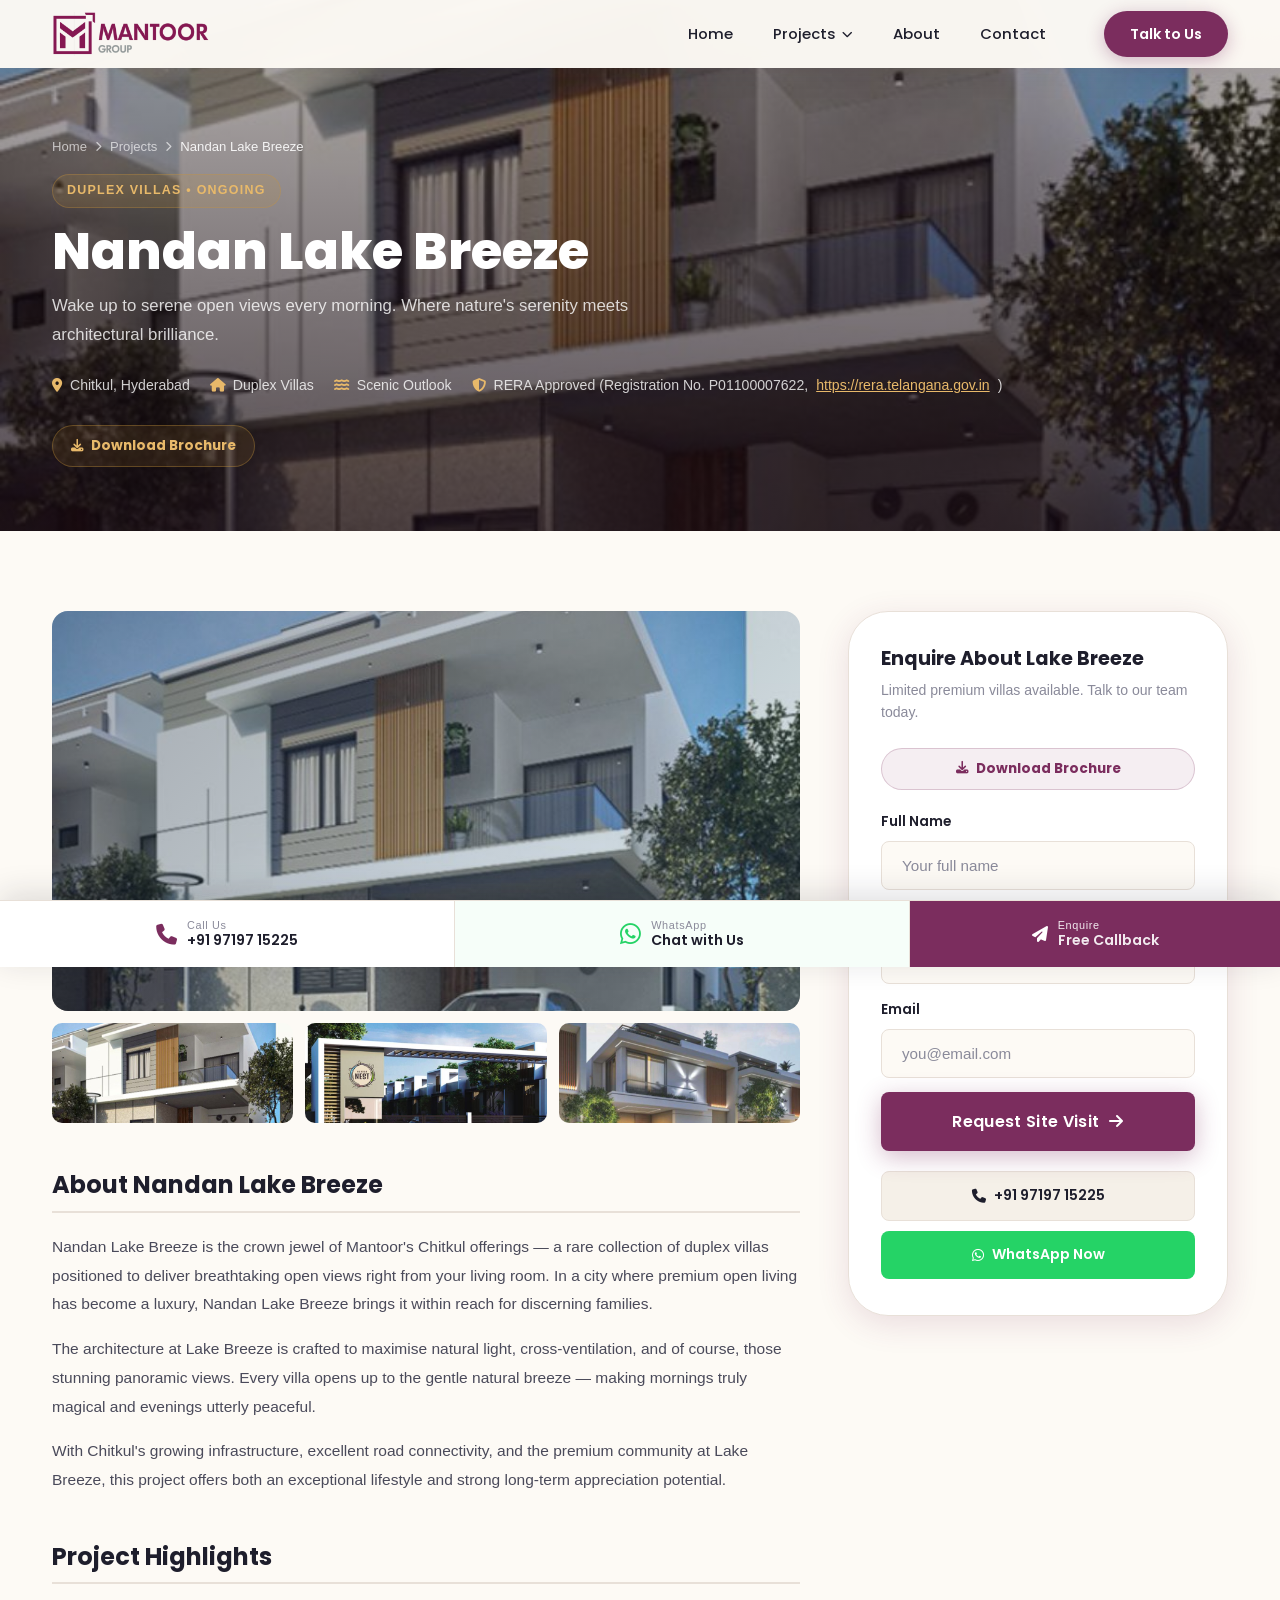
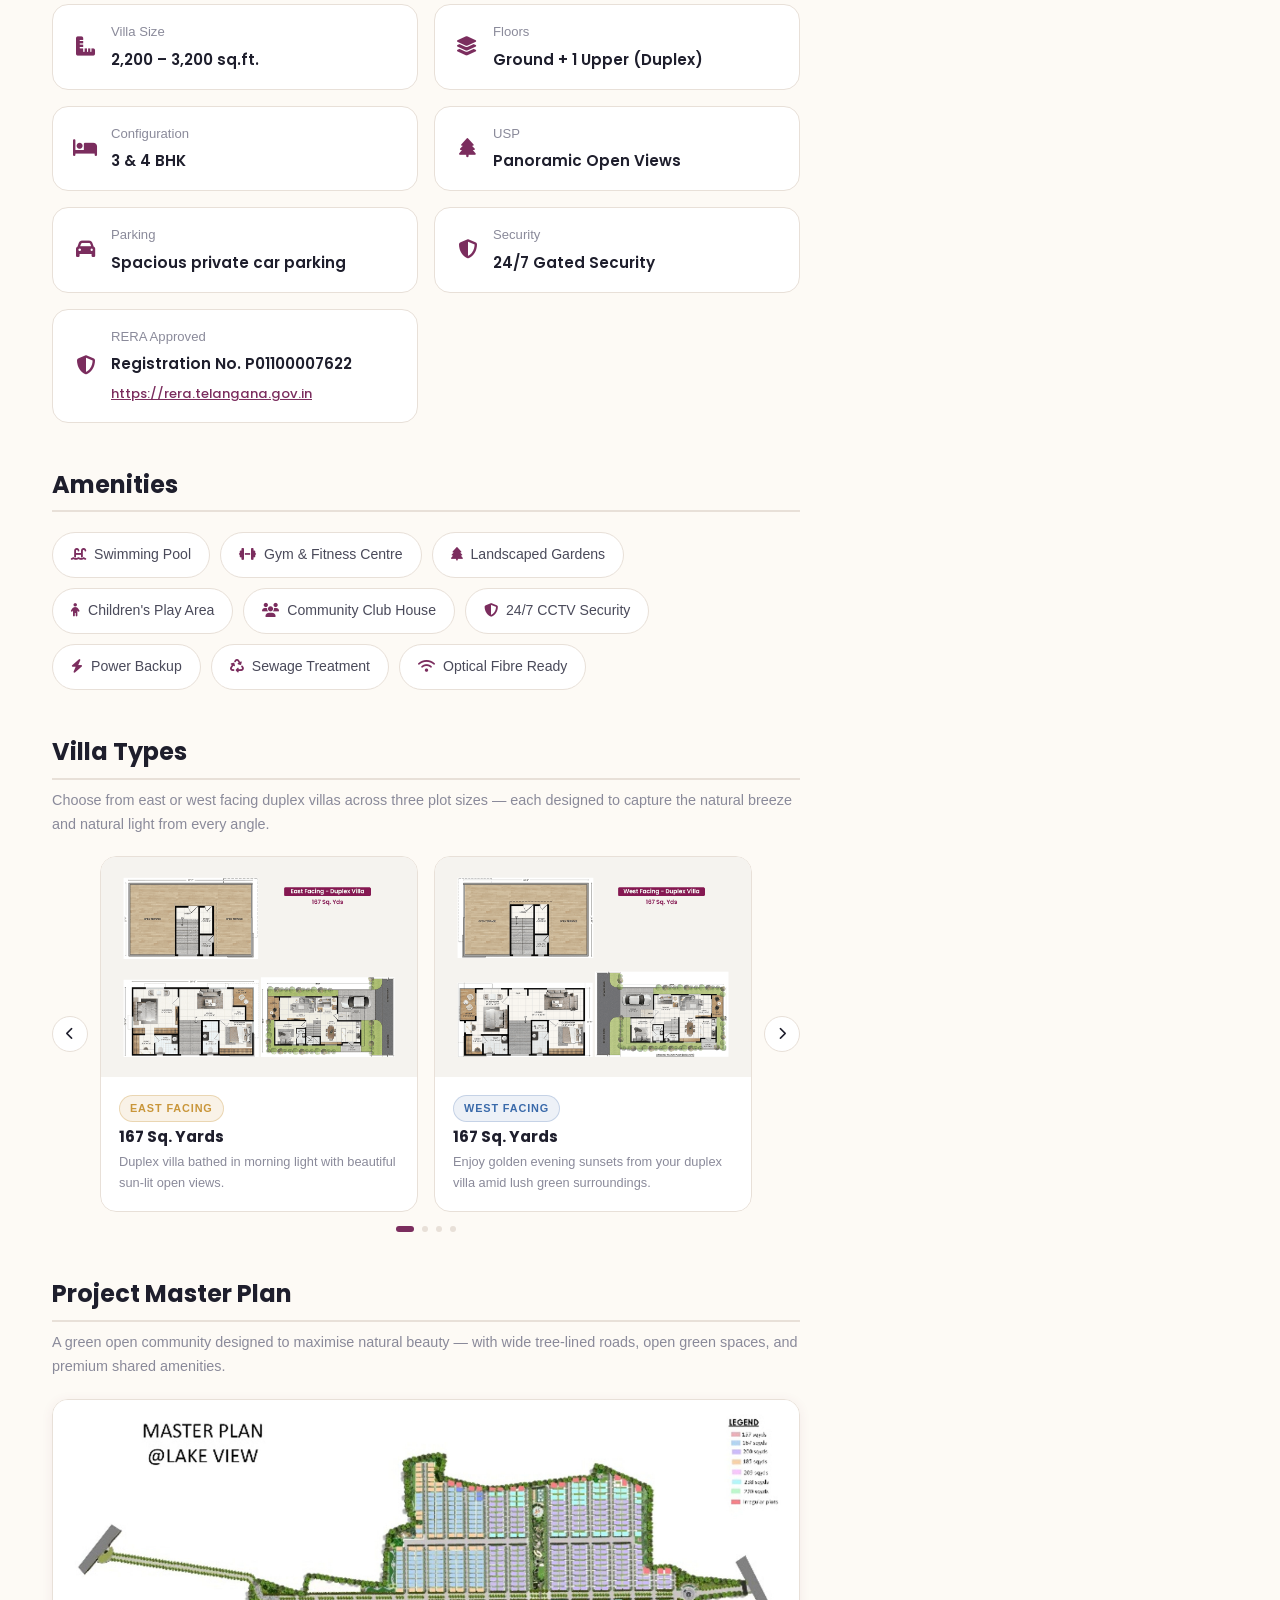
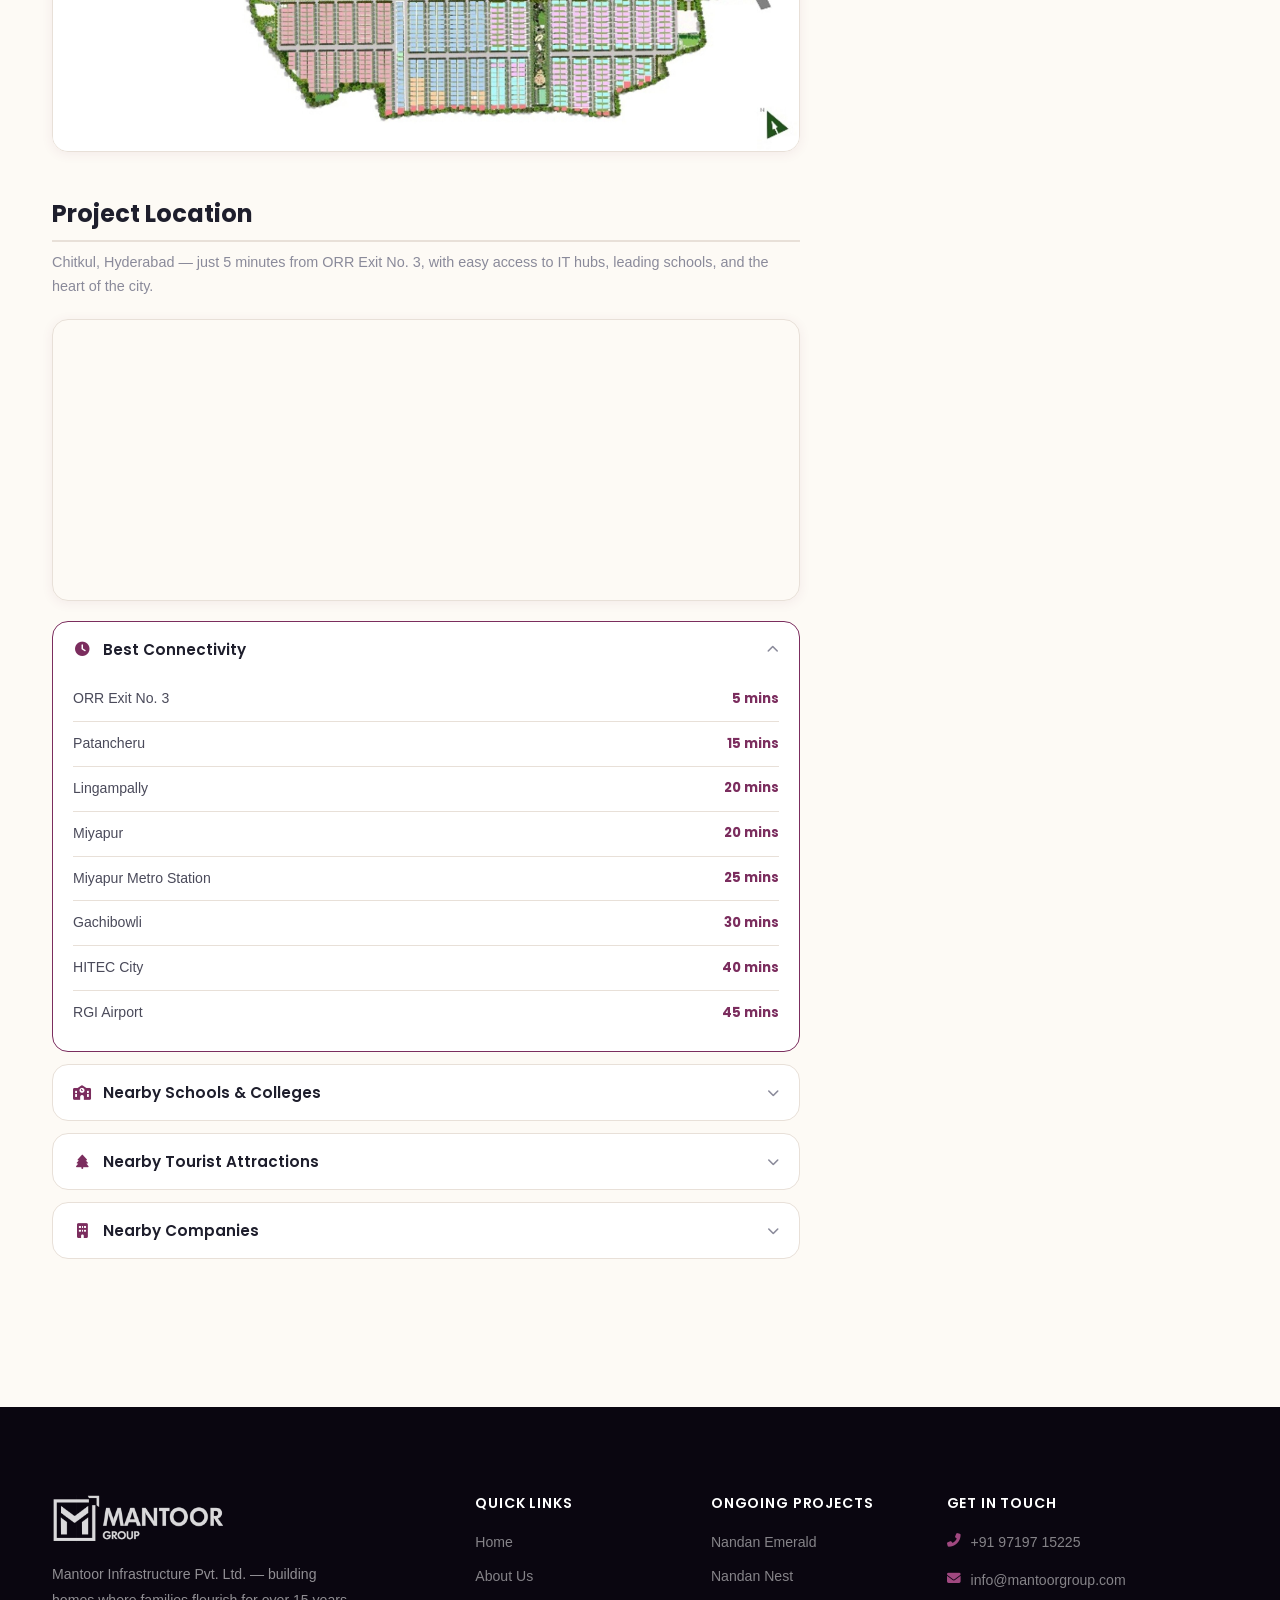
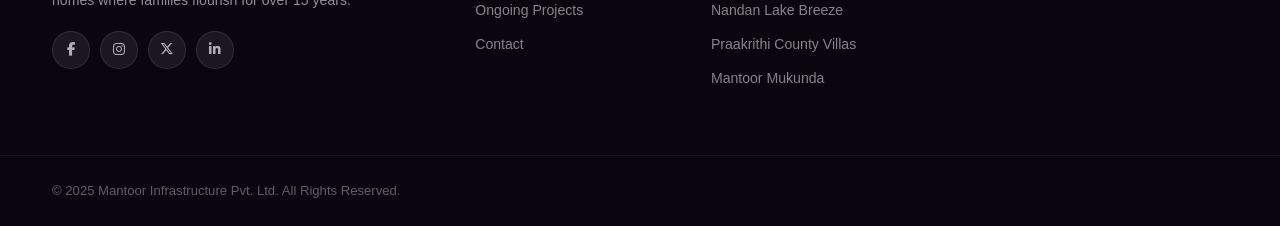
<file: pages/nandan-lake-breeze.html>
<!doctype html>
<html lang="en">
  <head>
    <meta charset="UTF-8" />
    <meta name="viewport" content="width=device-width, initial-scale=1.0" />
    <title>Nandan Lake Breeze | Duplex Villas | Mantoor Group</title>
    <link rel="preconnect" href="https://fonts.googleapis.com" />
    <link rel="preconnect" href="https://fonts.gstatic.com" crossorigin />
    <link
      href="https://fonts.googleapis.com/css2?family=Poppins:wght@300;400;500;600;700;800&family=Google+Sans:wght@400;500;700&display=swap"
      rel="stylesheet"
    />
    <link
      rel="stylesheet"
      href="https://cdnjs.cloudflare.com/ajax/libs/font-awesome/6.5.0/css/all.min.css"
    />
    <link rel="stylesheet" href="../css/style.css" />
    <link rel="stylesheet" href="../css/inner.css" />
    <link rel="icon" type="image/png" href="../images/mantoor-logo.png" />
  </head>
  <body>
    <header class="navbar" id="navbar">
      <div class="nav-container">
        <a href="../index.html" class="nav-logo"
          ><img src="../images/mantoor-logo.png" alt="Mantoor Group"
        /></a>
        <nav class="nav-links-desktop">
          <a href="../index.html">Home</a>
          <div class="nav-dropdown">
            <a href="#">Projects <i class="fas fa-chevron-down"></i></a>
            <div class="dropdown-menu">
              <a href="ongoing.html">Ongoing Projects</a>
              <a href="upcoming.html">Upcoming Projects</a>
              <a href="completed.html">Completed Projects</a>
            </div>
          </div>
          <a href="about.html">About</a>
          <a href="contact.html">Contact</a>
        </nav>
        <a href="tel:+919719715225" class="nav-cta">Talk to Us</a>
        <button class="hamburger" id="hamburgerBtn">
          <span></span><span></span><span></span>
        </button>
      </div>
    </header>
    <div class="mobile-overlay" id="mobileOverlay"></div>
    <nav class="mobile-menu" id="mobileMenu">
      <button class="mobile-close" id="mobileClose">
        <i class="fas fa-times"></i>
      </button>
      <div class="mobile-logo">
        <img src="../images/mantoor-logo.png" alt="Mantoor Group" />
      </div>
      <ul>
        <li><a href="../index.html" class="mobile-link">Home</a></li>
        <li class="mobile-dropdown-parent">
          <button class="mobile-dropdown-toggle">
            Projects <i class="fas fa-chevron-down"></i>
          </button>
          <ul class="mobile-dropdown">
            <li>
              <a href="ongoing.html" class="mobile-link">Ongoing Projects</a>
            </li>
            <li>
              <a href="upcoming.html" class="mobile-link">Upcoming Projects</a>
            </li>
            <li>
              <a href="completed.html" class="mobile-link"
                >Completed Projects</a
              >
            </li>
          </ul>
        </li>
        <li><a href="about.html" class="mobile-link">About</a></li>
        <li><a href="contact.html" class="mobile-link">Contact</a></li>
      </ul>
      <div class="mobile-menu-footer">
        <a href="tel:+919719715225" class="btn-primary">Call Us Now</a>
        <a
          href="https://wa.me/919719715225"
          target="_blank"
          class="btn-whatsapp"
          ><i class="fab fa-whatsapp"></i> WhatsApp</a
        >
      </div>
    </nav>

    <section class="inner-hero">
      <div
        class="inner-hero-bg proj-bg-3"
        style="position: absolute; inset: 0"
      ></div>
      <div class="inner-hero-overlay"></div>
      <div class="container inner-hero-content">
        <div class="breadcrumb">
          <a href="../index.html">Home</a> <i class="fas fa-chevron-right"></i>
          <a href="ongoing.html">Projects</a>
          <i class="fas fa-chevron-right"></i> <span>Nandan Lake Breeze</span>
        </div>
        <span class="inner-hero-tag">Duplex Villas &bull; Ongoing</span>
        <h1>Nandan Lake Breeze</h1>
        <p>
          Wake up to serene open views every morning. Where nature's serenity
          meets architectural brilliance.
        </p>
        <div class="inner-hero-meta">
          <span><i class="fas fa-map-marker-alt"></i> Chitkul, Hyderabad</span>
          <span><i class="fas fa-home"></i> Duplex Villas</span>
          <span><i class="fas fa-water"></i> Scenic Outlook</span>
          <span
            ><i class="fas fa-shield-alt"></i> RERA Approved (Registration No.
            P01100007622,
            <a
              href="https://rera.telangana.gov.in"
              target="_blank"
              rel="noopener noreferrer"
              class="rera-link"
              >https://rera.telangana.gov.in</a
            >)</span
          >
        </div>
        <div class="inner-hero-actions">
          <button
            type="button"
            class="project-brochure-btn"
            data-project-id="nandan-lake-breeze"
            data-root-prefix="../"
          >
            <i class="fas fa-download"></i> Download Brochure
          </button>
        </div>
      </div>
    </section>

    <section class="inner-section">
      <div class="container">
        <div class="project-detail-grid">
          <div class="project-detail-main">
            <div class="project-detail-gallery">
              <div
                class="gallery-main proj-bg-3"
                style="height: 400px; border-radius: 16px; position: relative"
              >
                <div
                  style="
                    position: absolute;
                    inset: 0;
                    background: linear-gradient(
                      135deg,
                      rgba(26, 40, 64, 0.4),
                      rgba(96, 160, 200, 0.2)
                    );
                    border-radius: 16px;
                  "
                ></div>
              </div>
              <div class="gallery-thumbs">
                <div class="gallery-thumb proj-bg-3"></div>
                <div class="gallery-thumb proj-bg-2"></div>
                <div class="gallery-thumb proj-bg-4"></div>
              </div>
            </div>

            <div class="project-overview reveal">
              <h2>About Nandan Lake Breeze</h2>
              <p>
                Nandan Lake Breeze is the crown jewel of Mantoor's Chitkul
                offerings — a rare collection of duplex villas positioned to
                deliver breathtaking open views right from your living room. In
                a city where premium open living has become a luxury, Nandan
                Lake Breeze brings it within reach for discerning families.
              </p>
              <p>
                The architecture at Lake Breeze is crafted to maximise natural
                light, cross-ventilation, and of course, those stunning
                panoramic views. Every villa opens up to the gentle natural
                breeze — making mornings truly magical and evenings utterly
                peaceful.
              </p>
              <p>
                With Chitkul's growing infrastructure, excellent road
                connectivity, and the premium community at Lake Breeze, this
                project offers both an exceptional lifestyle and strong
                long-term appreciation potential.
              </p>
            </div>

            <div class="project-highlights reveal">
              <h2>Project Highlights</h2>
              <div class="highlights-grid">
                <div class="highlight-item">
                  <i class="fas fa-ruler-combined"></i>
                  <div>
                    <strong>Villa Size</strong><span>2,200 – 3,200 sq.ft.</span>
                  </div>
                </div>
                <div class="highlight-item">
                  <i class="fas fa-layer-group"></i>
                  <div>
                    <strong>Floors</strong
                    ><span>Ground + 1 Upper (Duplex)</span>
                  </div>
                </div>
                <div class="highlight-item">
                  <i class="fas fa-bed"></i>
                  <div>
                    <strong>Configuration</strong><span>3 &amp; 4 BHK</span>
                  </div>
                </div>
                <div class="highlight-item">
                  <i class="fas fa-tree"></i>
                  <div>
                    <strong>USP</strong><span>Panoramic Open Views</span>
                  </div>
                </div>
                <div class="highlight-item">
                  <i class="fas fa-car"></i>
                  <div>
                    <strong>Parking</strong
                    ><span>Spacious private car parking</span>
                  </div>
                </div>
                <div class="highlight-item">
                  <i class="fas fa-shield-alt"></i>
                  <div>
                    <strong>Security</strong><span>24/7 Gated Security</span>
                  </div>
                </div>
                <div class="highlight-item">
                  <i class="fas fa-shield-alt"></i>
                  <div>
                    <strong>RERA Approved</strong
                    ><span
                      >Registration No. P01100007622<a
                        href="https://rera.telangana.gov.in"
                        target="_blank"
                        rel="noopener noreferrer"
                        class="rera-link"
                        >https://rera.telangana.gov.in</a
                      ></span
                    >
                  </div>
                </div>
              </div>
            </div>

            <div class="project-amenities reveal">
              <h2>Amenities</h2>
              <div class="amenities-grid">
                <!-- <span><i class="fas fa-tree"></i> Panoramic Open Views</span> -->
                <span><i class="fas fa-swimming-pool"></i> Swimming Pool</span>
                <span
                  ><i class="fas fa-dumbbell"></i> Gym &amp; Fitness
                  Centre</span
                >
                <span><i class="fas fa-tree"></i> Landscaped Gardens</span>
                <span><i class="fas fa-child"></i> Children's Play Area</span>
                <span><i class="fas fa-users"></i> Community Club House</span>
                <span
                  ><i class="fas fa-shield-alt"></i> 24/7 CCTV Security</span
                >
                <span><i class="fas fa-bolt"></i> Power Backup</span>
                <span><i class="fas fa-recycle"></i> Sewage Treatment </span>
                <span><i class="fas fa-wifi"></i> Optical Fibre Ready</span>
              </div>
            </div>

            <!-- Villa Types -->
            <div class="proj-subsection reveal">
              <h2>Villa Types</h2>
              <p class="proj-subsection-desc">
                Choose from east or west facing duplex villas across three plot
                sizes — each designed to capture the natural breeze and natural
                light from every angle.
              </p>
              <div class="villa-slider-wrap">
                <button
                  type="button"
                  class="villa-arrow villa-arrow-prev"
                  id="villaPrev"
                  aria-label="Previous"
                >
                  <i class="fas fa-chevron-left"></i>
                </button>
                <div class="villa-slider-viewport">
                  <div class="villa-slider-track" id="villaTrack">
                    <div class="villa-slide-card">
                      <div class="villa-slide-img-wrap">
                        <img
                          src="../images/villa-types/nandan-lake-breeze/167-East-Facing-Duplex-Villa.png"
                          alt="East Facing – 167 Sq. Yards"
                        />
                      </div>
                      <div class="villa-slide-info">
                        <span class="villa-type-badge east">East Facing</span>
                        <h4>167 Sq. Yards</h4>
                        <p>
                          Duplex villa bathed in morning light with beautiful
                          sun-lit open views.
                        </p>
                      </div>
                    </div>
                    <div class="villa-slide-card">
                      <div class="villa-slide-img-wrap">
                        <img
                          src="../images/villa-types/nandan-lake-breeze/167-West-Facing-Duplex-Villa.png"
                          alt="West Facing – 167 Sq. Yards"
                        />
                      </div>
                      <div class="villa-slide-info">
                        <span class="villa-type-badge west">West Facing</span>
                        <h4>167 Sq. Yards</h4>
                        <p>
                          Enjoy golden evening sunsets from your duplex villa
                          amid lush green surroundings.
                        </p>
                      </div>
                    </div>
                    <div class="villa-slide-card">
                      <div class="villa-slide-img-wrap">
                        <img
                          src="../images/villa-types/nandan-lake-breeze/200-East.jpg"
                          alt="East Facing – 200 Sq. Yards"
                        />
                      </div>
                      <div class="villa-slide-info">
                        <span class="villa-type-badge east">East Facing</span>
                        <h4>200 Sq. Yards</h4>
                        <p>
                          Spacious east-facing duplex with generous open-plan
                          living areas and panoramic views.
                        </p>
                      </div>
                    </div>
                    <div class="villa-slide-card">
                      <div class="villa-slide-img-wrap">
                        <img
                          src="../images/villa-types/nandan-lake-breeze/200-West.jpg"
                          alt="West Facing – 200 Sq. Yards"
                        />
                      </div>
                      <div class="villa-slide-info">
                        <span class="villa-type-badge west">West Facing</span>
                        <h4>200 Sq. Yards</h4>
                        <p>
                          Premium west-facing duplex with expansive interiors
                          and a stunning evening ambience.
                        </p>
                      </div>
                    </div>
                    <div class="villa-slide-card">
                      <div class="villa-slide-img-wrap">
                        <img
                          src="../images/villa-types/nandan-lake-breeze/200-East.jpg"
                          alt="East Facing – 200 Sq. Yards"
                        />
                      </div>
                      <div class="villa-slide-info">
                        <span class="villa-type-badge east">East Facing</span>
                        <h4>209 Sq. Yards</h4>
                        <p>
                          Spacious east-facing duplex with generous open-plan
                          living areas and panoramic views.
                        </p>
                      </div>
                    </div>
                    <div class="villa-slide-card">
                      <div class="villa-slide-img-wrap">
                        <img
                          src="../images/villa-types/nandan-lake-breeze/200-West.jpg"
                          alt="West Facing – 200 Sq. Yards"
                        />
                      </div>
                      <div class="villa-slide-info">
                        <span class="villa-type-badge west">West Facing</span>
                        <h4>209 Sq. Yards</h4>
                        <p>
                          Premium west-facing duplex with expansive interiors
                          and a stunning evening ambience.
                        </p>
                      </div>
                    </div>
                    <div class="villa-slide-card">
                      <div class="villa-slide-img-wrap">
                        <img
                          src="../images/villa-types/nandan-lake-breeze/238-East.jpg"
                          alt="East Facing – 238 Sq. Yards"
                        />
                      </div>
                      <div class="villa-slide-info">
                        <span class="villa-type-badge east">East Facing</span>
                        <h4>238 Sq. Yards</h4>
                        <p>
                          Our largest east-facing layout — a true statement of
                          spacious premium luxury.
                        </p>
                      </div>
                    </div>
                    <div class="villa-slide-card">
                      <div class="villa-slide-img-wrap">
                        <img
                          src="../images/villa-types/nandan-lake-breeze/238-West.jpg"
                          alt="West Facing – 238 Sq. Yards"
                        />
                      </div>
                      <div class="villa-slide-info">
                        <span class="villa-type-badge west">West Facing</span>
                        <h4>238 Sq. Yards</h4>
                        <p>
                          The ultimate in spacious west-facing duplex living —
                          serene open views from every floor.
                        </p>
                      </div>
                    </div>
                  </div>
                </div>
                <button
                  type="button"
                  class="villa-arrow villa-arrow-next"
                  id="villaNext"
                  aria-label="Next"
                >
                  <i class="fas fa-chevron-right"></i>
                </button>
              </div>
              <div class="villa-slider-dots" id="villaDots"></div>
            </div>

            <!-- Master Plan -->
            <div class="proj-subsection reveal">
              <h2>Project Master Plan</h2>
              <p class="proj-subsection-desc">
                A green open community designed to maximise natural beauty —
                with wide tree-lined roads, open green spaces, and premium
                shared amenities.
              </p>
              <div class="proj-img-frame">
                <img
                  src="../images/villa-types/nandan-lake-breeze/Master-Plan-scaled.jpg"
                  alt="Nandan Lake Breeze Master Plan"
                />
              </div>
            </div>

            <!-- Project Location -->
            <div class="proj-subsection reveal">
              <h2>Project Location</h2>
              <p class="proj-subsection-desc">
                Chitkul, Hyderabad — just 5 minutes from ORR Exit No. 3, with
                easy access to IT hubs, leading schools, and the heart of the
                city.
              </p>
              <div class="proj-img-frame" style="margin-bottom: 20px">
                <iframe
                  src="https://www.google.com/maps/embed?pb=!1m18!1m12!1m3!1d3803.7139915841185!2d78.21853637493548!3d17.568798597554107!2m3!1f0!2f0!3f0!3m2!1i1024!2i768!4f13.1!3m3!1m2!1s0x3bcbf300507464a1%3A0x808b16358d3d54a0!2sMantoor%20Nandan%20Lake%20Breaz!5e0!3m2!1sen!2sus!4v1780382963194!5m2!1sen!2sus"
                  width="100%"
                  height="280"
                  style="border: 0; display: block"
                  allowfullscreen=""
                  loading="lazy"
                  referrerpolicy="no-referrer-when-downgrade"
                ></iframe>
              </div>
              <div class="location-accordion">
                <div class="loc-acc-item open">
                  <button type="button" class="loc-acc-toggle">
                    <i class="fas fa-clock"></i>
                    Best Connectivity
                    <i class="fas fa-chevron-down loc-acc-arrow"></i>
                  </button>
                  <div class="loc-acc-body">
                    <ul class="loc-list">
                      <li>
                        <span>ORR Exit No. 3</span><strong>5 mins</strong>
                      </li>
                      <li><span>Patancheru</span><strong>15 mins</strong></li>
                      <li><span>Lingampally</span><strong>20 mins</strong></li>
                      <li><span>Miyapur</span><strong>20 mins</strong></li>
                      <li>
                        <span>Miyapur Metro Station</span
                        ><strong>25 mins</strong>
                      </li>
                      <li><span>Gachibowli</span><strong>30 mins</strong></li>
                      <li><span>HITEC City</span><strong>40 mins</strong></li>
                      <li><span>RGI Airport</span><strong>45 mins</strong></li>
                    </ul>
                  </div>
                </div>
                <div class="loc-acc-item">
                  <button type="button" class="loc-acc-toggle">
                    <i class="fas fa-school"></i>
                    Nearby Schools &amp; Colleges
                    <i class="fas fa-chevron-down loc-acc-arrow"></i>
                  </button>
                  <div class="loc-acc-body">
                    <ul class="loc-list">
                      <!-- <li>
                        <span>Silver Oaks International School</span
                        ><strong>Adjacent</strong>
                      </li>
                      <li>
                        <span>Rajarshi International School</span
                        ><strong>1 min</strong>
                      </li>
                      <li>
                        <span>Iconic Global School</span><strong>1 min</strong>
                      </li>
                      <li>
                        <span
                          >Ellenki College of Engineering &amp; Technology</span
                        ><strong>5 mins</strong>
                      </li>
                      <li>
                        <span>SLATE – The School</span><strong>12 mins</strong>
                      </li>
                      <li>
                        <span
                          >VNR Vignana Jyothi Institute of Engineering &amp;
                          Technology</span
                        ><strong>20 mins</strong>
                      </li>
                      <li>
                        <span
                          >Gokaraju Rangaraju Institute of Engineering &amp;
                          Technology</span
                        ><strong>22 mins</strong>
                      </li>
                      <li>
                        <span>ORCHIDS The International School</span
                        ><strong>30 mins</strong>
                      </li> -->
                      <li>
                        <span>Maheshwara Medical College</span
                        ><strong>2 mins</strong>
                      </li>
                      <li>
                        <span>The Suraka School</span><strong>25 mins</strong>
                      </li>
                      <li>
                        <span>The Gaudium School</span><strong>25 mins</strong>
                      </li>
                    </ul>
                  </div>
                </div>
                <div class="loc-acc-item">
                  <button type="button" class="loc-acc-toggle">
                    <i class="fas fa-tree"></i>
                    Nearby Tourist Attractions
                    <i class="fas fa-chevron-down loc-acc-arrow"></i>
                  </button>
                  <div class="loc-acc-body">
                    <ul class="loc-list">
                      <li>
                        <span>Gandipet Scenic Point</span
                        ><strong>25 mins</strong>
                      </li>
                      <li>
                        <span>Narsapur Forest Urban Park</span
                        ><strong>40 mins</strong>
                      </li>
                      <li>
                        <span>Chilkur Balaji Temple</span
                        ><strong>50 mins</strong>
                      </li>
                      <li>
                        <span>Nehru Zoological Park</span
                        ><strong>60 mins</strong>
                      </li>
                      <li>
                        <span>Ramoji Film City</span><strong>65 mins</strong>
                      </li>
                      <li>
                        <span>Tank Band, Hussain Sagar</span
                        ><strong>70 mins</strong>
                      </li>
                      <li><span>Charminar</span><strong>80 mins</strong></li>
                    </ul>
                  </div>
                </div>
                <div class="loc-acc-item">
                  <button type="button" class="loc-acc-toggle">
                    <i class="fas fa-building"></i>
                    Nearby Companies
                    <i class="fas fa-chevron-down loc-acc-arrow"></i>
                  </button>
                  <div class="loc-acc-body">
                    <ul class="loc-list">
                      <li>
                        <span>Financial District IT Hub</span
                        ><strong>25 mins</strong>
                      </li>
                      <li>
                        <span>Hitech City IT Companies</span
                        ><strong>40 mins</strong>
                      </li>
                      <li>
                        <span>DLF Cyber City, Gachibowli</span
                        ><strong>45 mins</strong>
                      </li>
                      <li>
                        <span>Mindspace IT Companies</span
                        ><strong>50 mins</strong>
                      </li>
                    </ul>
                  </div>
                </div>
              </div>
            </div>
          </div>

          <div class="project-sidebar">
            <div class="sidebar-card sticky-sidebar">
              <h3>Enquire About Lake Breeze</h3>
              <p>Limited premium villas available. Talk to our team today.</p>
              <button
                type="button"
                class="project-brochure-btn project-brochure-btn--light sidebar-brochure-btn"
                data-project-id="nandan-lake-breeze"
                data-root-prefix="../"
              >
                <i class="fas fa-download"></i> Download Brochure
              </button>
              <form class="contact-form" id="contactForm" style="gap: 14px">
                <div class="form-group">
                  <label for="name">Full Name</label>
                  <input
                    type="text"
                    id="name"
                    placeholder="Your full name"
                    required
                  />
                  <span class="form-error" id="nameError"></span>
                </div>
                <div class="form-group">
                  <label for="phone">Phone Number</label>
                  <input
                    type="tel"
                    id="phone"
                    placeholder="+91 98765 43210"
                    required
                  />
                  <span class="form-error" id="phoneError"></span>
                </div>
                <div class="form-group">
                  <label for="email">Email</label>
                  <input
                    type="email"
                    id="email"
                    placeholder="you@email.com"
                    required
                  />
                  <span class="form-error" id="emailError"></span>
                </div>
                <button
                  type="submit"
                  class="btn-primary form-submit"
                  style="width: 100%; justify-content: center"
                >
                  <span>Request Site Visit</span
                  ><i class="fas fa-arrow-right"></i>
                </button>
              </form>
              <div class="form-success" id="formSuccess">
                <div class="success-icon">
                  <i class="fas fa-check-circle"></i>
                </div>
                <h3>Thank You!</h3>
                <p>Our team will reach out within 24 hours.</p>
              </div>
              <div class="sidebar-contact">
                <a href="tel:+919719715225"
                  ><i class="fas fa-phone-alt"></i> +91 97197 15225</a
                >
                <a href="https://wa.me/919719715225" target="_blank"
                  ><i class="fab fa-whatsapp"></i> WhatsApp Now</a
                >
              </div>
            </div>
          </div>
        </div>
      </div>
    </section>

    <footer class="footer">
      <div class="footer-top">
        <div class="container">
          <div class="footer-grid">
            <div class="footer-brand">
              <a href="../index.html"
                ><img
                  src="../images/mantoor-logo.png"
                  alt="Mantoor Group"
                  class="footer-logo"
              /></a>
              <p>
                Mantoor Infrastructure Pvt. Ltd. — building homes where families
                flourish for over 15 years.
              </p>
              <div class="footer-social">
                <a href="https://www.facebook.com/profile.php?id=100093069050071" target="_blank"><i class="fab fa-facebook-f"></i></a>
                <a href="#"><i class="fab fa-instagram"></i></a>
                <a href="#"><i class="fab fa-x-twitter"></i></a>
                <a href="#"><i class="fab fa-linkedin-in"></i></a>
              </div>
            </div>
            <div class="footer-col">
              <h4>Quick Links</h4>
              <ul>
                <li><a href="../index.html">Home</a></li>
                <li><a href="about.html">About Us</a></li>
                <li><a href="ongoing.html">Ongoing Projects</a></li>
                <li><a href="contact.html">Contact</a></li>
              </ul>
            </div>
            <div class="footer-col">
              <h4>Ongoing Projects</h4>
              <ul>
                <li><a href="nandan-emerald.html">Nandan Emerald</a></li>
                <li><a href="nandan-nest.html">Nandan Nest</a></li>
                <li>
                  <a href="nandan-lake-breeze.html">Nandan Lake Breeze</a>
                </li>
                <li><a href="praakrithi-county.html">Praakrithi County Villas</a></li>
                <li><a href="mantoor-mukunda.html">Mantoor Mukunda</a></li>
              </ul>
            </div>
            <div class="footer-col">
              <h4>Get In Touch</h4>
              <address>
                <p>
                  <i class="fas fa-phone-alt"></i>
                  <a href="tel:+919719715225">+91 97197 15225</a>
                </p>
                <p>
                  <i class="fas fa-envelope"></i>
                  <a href="mailto:info@mantoorgroup.com"
                    >info@mantoorgroup.com</a
                  >
                </p>
              </address>
            </div>
          </div>
        </div>
      </div>
      <div class="footer-bottom">
        <div class="container">
          <p>
            &copy; 2025 Mantoor Infrastructure Pvt. Ltd. All Rights Reserved.
          </p>
        </div>
      </div>
    </footer>

    <div class="floating-cta-bar" id="floatingCta">
      <a href="tel:+919719715225" class="fcta-item fcta-call"
        ><i class="fas fa-phone-alt"></i>
        <div class="fcta-text">
          <span class="fcta-label">Call Us</span
          ><span class="fcta-value">+91 97197 15225</span>
        </div></a
      >
      <a
        href="https://wa.me/919719715225"
        target="_blank"
        class="fcta-item fcta-whatsapp"
        ><i class="fab fa-whatsapp"></i>
        <div class="fcta-text">
          <span class="fcta-label">WhatsApp</span
          ><span class="fcta-value">Chat with Us</span>
        </div></a
      >
      <a href="contact.html" class="fcta-item fcta-enquire"
        ><i class="fas fa-paper-plane"></i>
        <div class="fcta-text">
          <span class="fcta-label">Enquire</span
          ><span class="fcta-value">Free Callback</span>
        </div></a
      >
    </div>
    <script src="../js/constants/ongoing-projects.js"></script>
    <script src="../js/brochure.js"></script>
    <script src="../js/main.js"></script>
  </body>
</html>
</file>
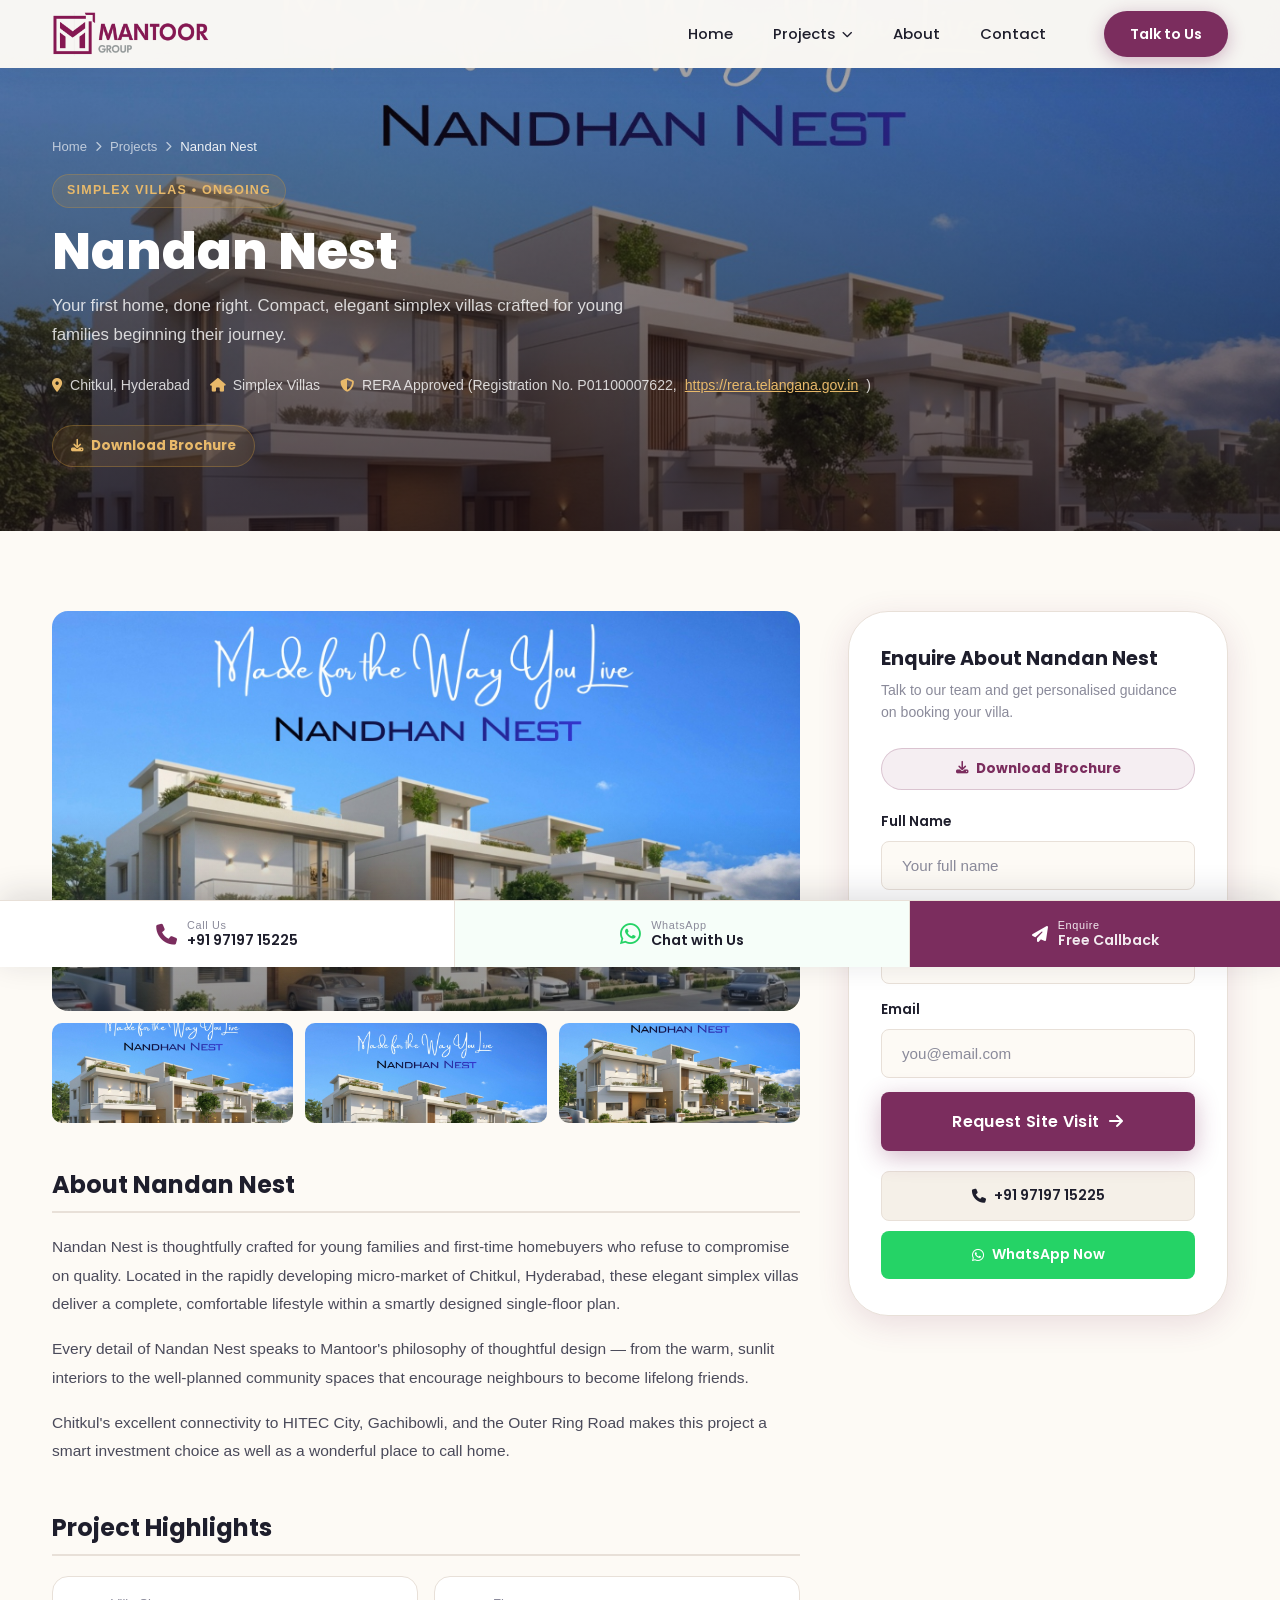
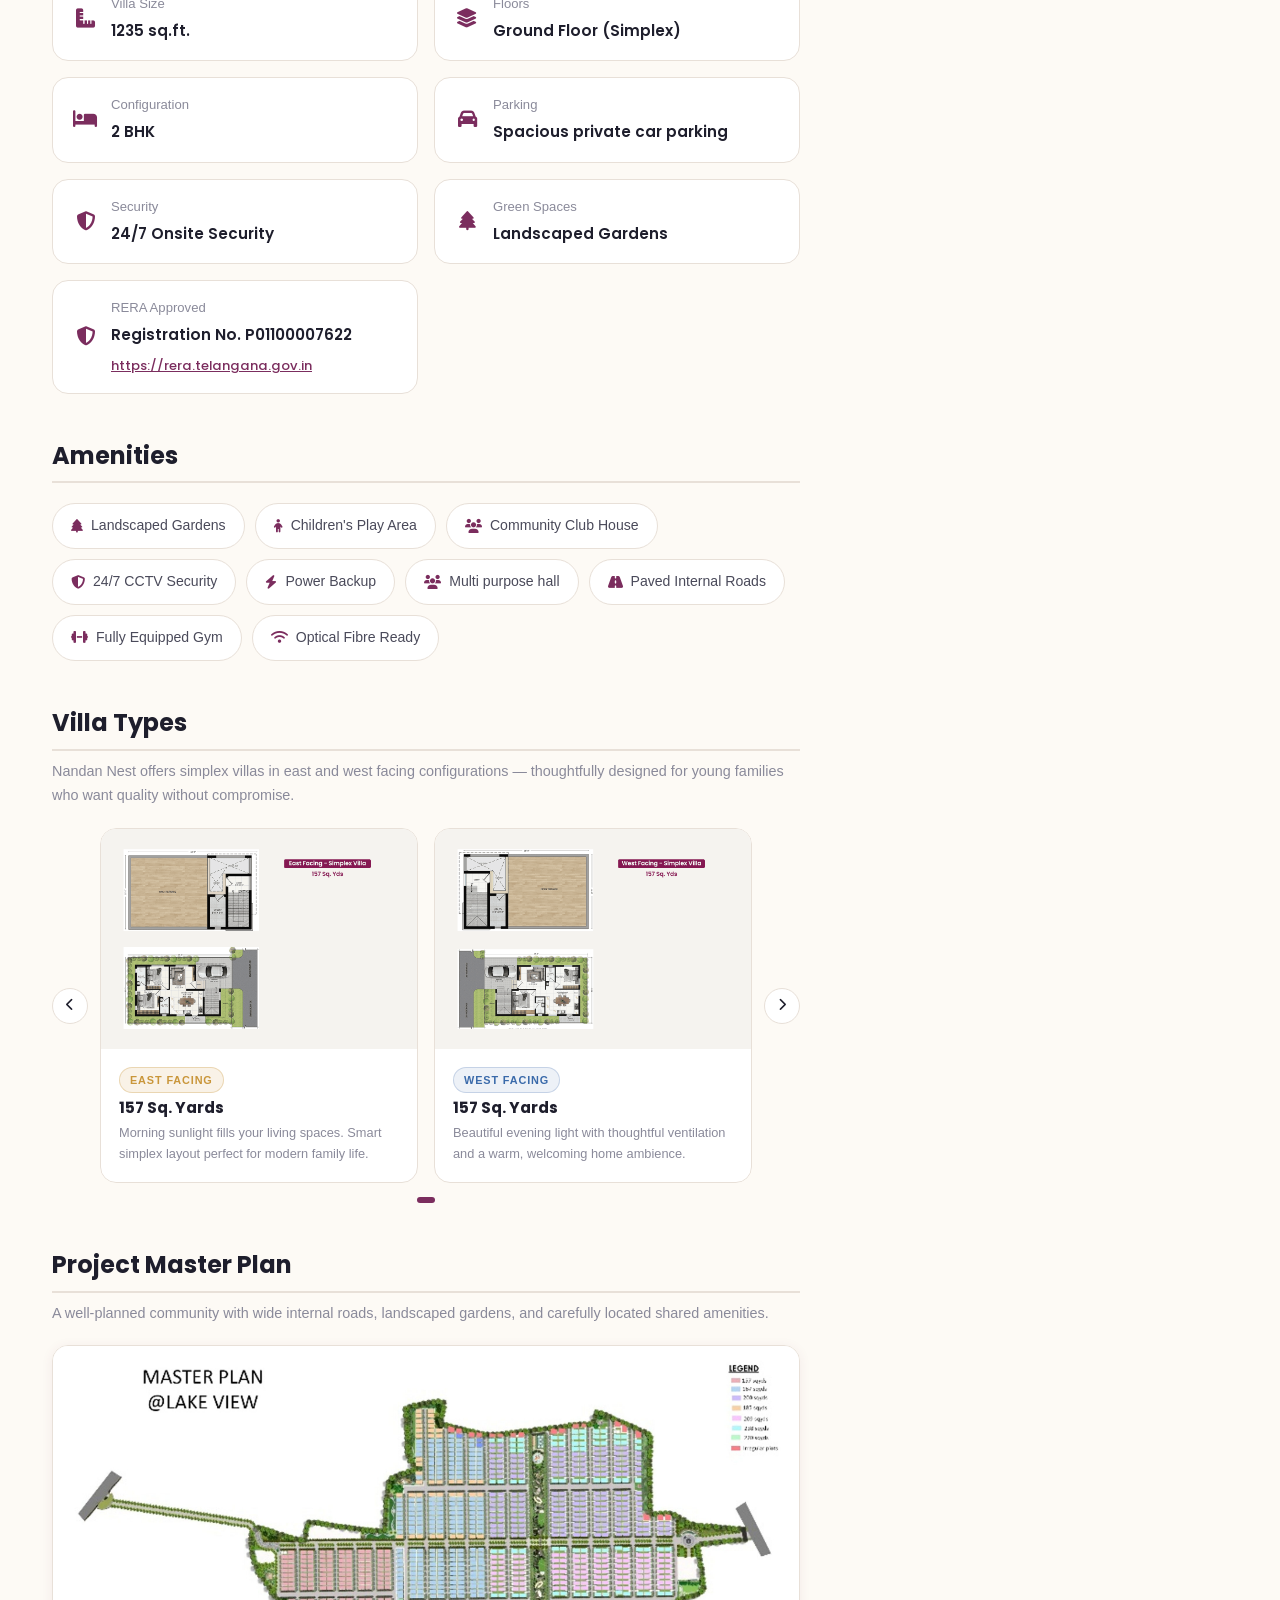
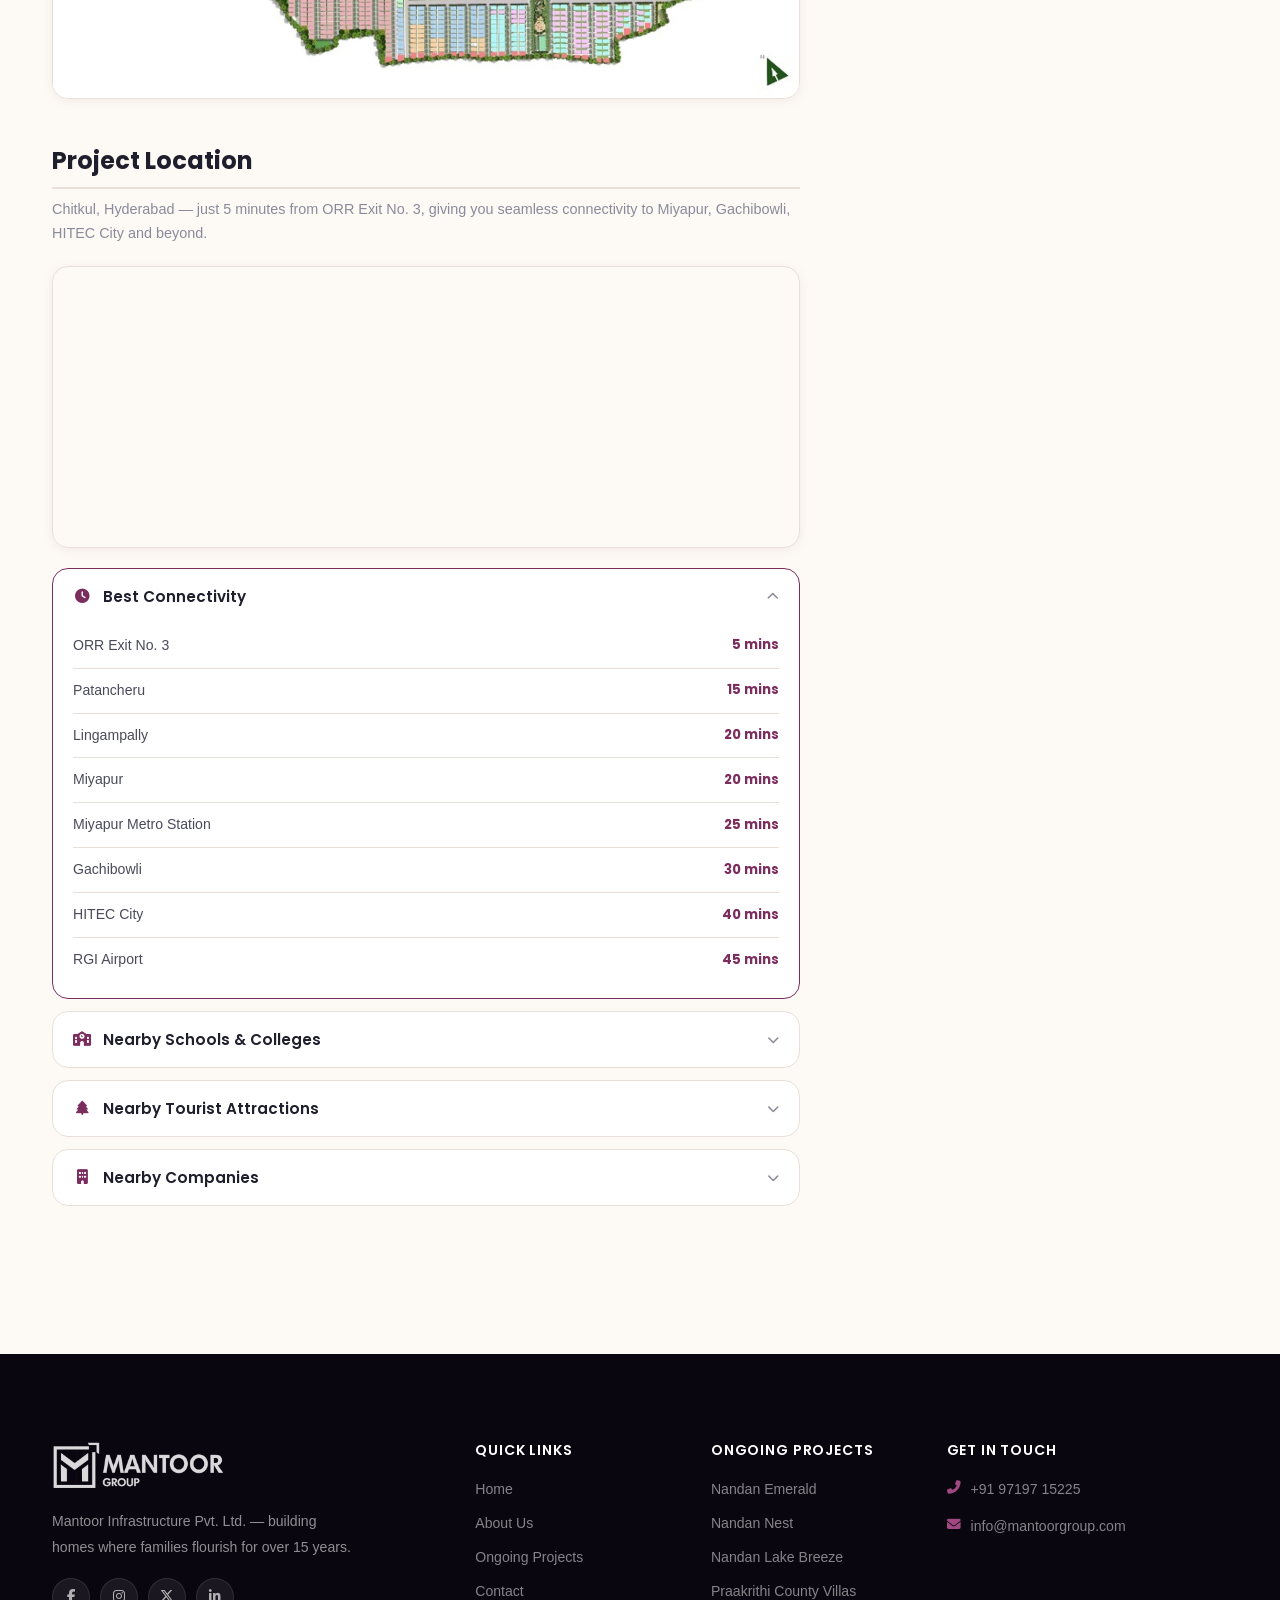
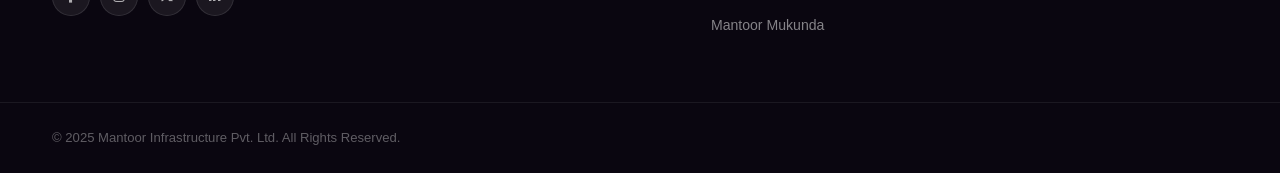
<file: pages/nandan-nest.html>
<!doctype html>
<html lang="en">
  <head>
    <meta charset="UTF-8" />
    <meta name="viewport" content="width=device-width, initial-scale=1.0" />
    <title>Nandan Nest | Simplex Villas | Mantoor Group</title>
    <link rel="preconnect" href="https://fonts.googleapis.com" />
    <link rel="preconnect" href="https://fonts.gstatic.com" crossorigin />
    <link
      href="https://fonts.googleapis.com/css2?family=Poppins:wght@300;400;500;600;700;800&family=Google+Sans:wght@400;500;700&display=swap"
      rel="stylesheet"
    />
    <link
      rel="stylesheet"
      href="https://cdnjs.cloudflare.com/ajax/libs/font-awesome/6.5.0/css/all.min.css"
    />
    <link rel="stylesheet" href="../css/style.css" />
    <link rel="stylesheet" href="../css/inner.css" />
    <link rel="icon" type="image/png" href="../images/mantoor-logo.png" />
  </head>
  <body>
    <header class="navbar" id="navbar">
      <div class="nav-container">
        <a href="../index.html" class="nav-logo"
          ><img src="../images/mantoor-logo.png" alt="Mantoor Group"
        /></a>
        <nav class="nav-links-desktop">
          <a href="../index.html">Home</a>
          <div class="nav-dropdown">
            <a href="#">Projects <i class="fas fa-chevron-down"></i></a>
            <div class="dropdown-menu">
              <a href="ongoing.html">Ongoing Projects</a>
              <a href="upcoming.html">Upcoming Projects</a>
              <a href="completed.html">Completed Projects</a>
            </div>
          </div>
          <a href="about.html">About</a>
          <a href="contact.html">Contact</a>
        </nav>
        <a href="tel:+919719715225" class="nav-cta">Talk to Us</a>
        <button class="hamburger" id="hamburgerBtn">
          <span></span><span></span><span></span>
        </button>
      </div>
    </header>
    <div class="mobile-overlay" id="mobileOverlay"></div>
    <nav class="mobile-menu" id="mobileMenu">
      <button class="mobile-close" id="mobileClose">
        <i class="fas fa-times"></i>
      </button>
      <div class="mobile-logo">
        <img src="../images/mantoor-logo.png" alt="Mantoor Group" />
      </div>
      <ul>
        <li><a href="../index.html" class="mobile-link">Home</a></li>
        <li class="mobile-dropdown-parent">
          <button class="mobile-dropdown-toggle">
            Projects <i class="fas fa-chevron-down"></i>
          </button>
          <ul class="mobile-dropdown">
            <li>
              <a href="ongoing.html" class="mobile-link">Ongoing Projects</a>
            </li>
            <li>
              <a href="upcoming.html" class="mobile-link">Upcoming Projects</a>
            </li>
            <li>
              <a href="completed.html" class="mobile-link"
                >Completed Projects</a
              >
            </li>
          </ul>
        </li>
        <li><a href="about.html" class="mobile-link">About</a></li>
        <li><a href="contact.html" class="mobile-link">Contact</a></li>
      </ul>
      <div class="mobile-menu-footer">
        <a href="tel:+919719715225" class="btn-primary">Call Us Now</a>
        <a
          href="https://wa.me/919719715225"
          target="_blank"
          class="btn-whatsapp"
          ><i class="fab fa-whatsapp"></i> WhatsApp</a
        >
      </div>
    </nav>

    <section class="inner-hero">
      <div
        class="inner-hero-bg"
        style="
          position: absolute;
          inset: 0;
          background-image: url(&quot;../images/ongoing-projects/nest.jpeg&quot;);
          background-size: cover;
          background-position: center;
        "
      ></div>
      <div class="inner-hero-overlay"></div>
      <div class="container inner-hero-content">
        <div class="breadcrumb">
          <a href="../index.html">Home</a> <i class="fas fa-chevron-right"></i>
          <a href="ongoing.html">Projects</a>
          <i class="fas fa-chevron-right"></i> <span>Nandan Nest</span>
        </div>
        <span class="inner-hero-tag">Simplex Villas &bull; Ongoing</span>
        <h1>Nandan Nest</h1>
        <p>
          Your first home, done right. Compact, elegant simplex villas crafted
          for young families beginning their journey.
        </p>
        <div class="inner-hero-meta">
          <span><i class="fas fa-map-marker-alt"></i> Chitkul, Hyderabad</span>
          <span><i class="fas fa-home"></i> Simplex Villas</span>
          <span
            ><i class="fas fa-shield-alt"></i> RERA Approved (Registration No.
            P01100007622,
            <a
              href="https://rera.telangana.gov.in"
              target="_blank"
              rel="noopener noreferrer"
              class="rera-link"
              >https://rera.telangana.gov.in</a
            >)</span
          >
        </div>
        <div class="inner-hero-actions">
          <button
            type="button"
            class="project-brochure-btn"
            data-project-id="nandan-nest"
            data-root-prefix="../"
          >
            <i class="fas fa-download"></i> Download Brochure
          </button>
        </div>
      </div>
    </section>

    <section class="inner-section">
      <div class="container">
        <div class="project-detail-grid">
          <div class="project-detail-main">
            <div class="project-detail-gallery">
              <div
                class="gallery-main"
                style="
                  height: 400px;
                  border-radius: 16px;
                  position: relative;
                  overflow: hidden;
                  background-image: url(&quot;../images/ongoing-projects/nest.jpeg&quot;);
                  background-size: cover;
                  background-position: center;
                "
              >
                <div
                  style="
                    position: absolute;
                    inset: 0;
                    background: linear-gradient(
                      to bottom,
                      transparent 50%,
                      rgba(13, 22, 40, 0.45) 100%
                    );
                    border-radius: 16px;
                  "
                ></div>
              </div>
              <div class="gallery-thumbs">
                <div
                  class="gallery-thumb"
                  style="
                    background-image: url(&quot;../images/ongoing-projects/nest.jpeg&quot;);
                    background-size: cover;
                    background-position: center;
                  "
                ></div>
                <div
                  class="gallery-thumb"
                  style="
                    background-image: url(&quot;../images/ongoing-projects/nest.jpeg&quot;);
                    background-size: cover;
                    background-position: top;
                  "
                ></div>
                <div
                  class="gallery-thumb"
                  style="
                    background-image: url(&quot;../images/ongoing-projects/nest.jpeg&quot;);
                    background-size: cover;
                    background-position: bottom;
                  "
                ></div>
              </div>
            </div>

            <div class="project-overview reveal">
              <h2>About Nandan Nest</h2>
              <p>
                Nandan Nest is thoughtfully crafted for young families and
                first-time homebuyers who refuse to compromise on quality.
                Located in the rapidly developing micro-market of Chitkul,
                Hyderabad, these elegant simplex villas deliver a complete,
                comfortable lifestyle within a smartly designed single-floor
                plan.
              </p>
              <p>
                Every detail of Nandan Nest speaks to Mantoor's philosophy of
                thoughtful design — from the warm, sunlit interiors to the
                well-planned community spaces that encourage neighbours to
                become lifelong friends.
              </p>
              <p>
                Chitkul's excellent connectivity to HITEC City, Gachibowli, and
                the Outer Ring Road makes this project a smart investment choice
                as well as a wonderful place to call home.
              </p>
            </div>

            <div class="project-highlights reveal">
              <h2>Project Highlights</h2>
              <div class="highlights-grid">
                <div class="highlight-item">
                  <i class="fas fa-ruler-combined"></i>
                  <div><strong>Villa Size</strong><span>1235 sq.ft.</span></div>
                </div>
                <div class="highlight-item">
                  <i class="fas fa-layer-group"></i>
                  <div>
                    <strong>Floors</strong><span>Ground Floor (Simplex)</span>
                  </div>
                </div>
                <div class="highlight-item">
                  <i class="fas fa-bed"></i>
                  <div><strong>Configuration</strong><span>2 BHK</span></div>
                </div>
                <div class="highlight-item">
                  <i class="fas fa-car"></i>
                  <div>
                    <strong>Parking</strong><span>Spacious private car parking</span>
                  </div>
                </div>
                <div class="highlight-item">
                  <i class="fas fa-shield-alt"></i>
                  <div>
                    <strong>Security</strong><span>24/7 Onsite Security</span>
                  </div>
                </div>
                <div class="highlight-item">
                  <i class="fas fa-tree"></i>
                  <div>
                    <strong>Green Spaces</strong><span>Landscaped Gardens</span>
                  </div>
                </div>
                <div class="highlight-item">
                  <i class="fas fa-shield-alt"></i>
                  <div>
                    <strong>RERA Approved</strong
                    ><span
                      >Registration No. P01100007622
                      <a
                        href="https://rera.telangana.gov.in"
                        target="_blank"
                        rel="noopener noreferrer"
                        class="rera-link"
                        >https://rera.telangana.gov.in</a
                      ></span
                    >
                  </div>
                </div>
              </div>
            </div>

            <div class="project-amenities reveal">
              <h2>Amenities</h2>
              <div class="amenities-grid">
                <span><i class="fas fa-tree"></i> Landscaped Gardens</span>
                <span><i class="fas fa-child"></i> Children's Play Area</span>
                <span><i class="fas fa-users"></i> Community Club House</span>
                <span
                  ><i class="fas fa-shield-alt"></i> 24/7 CCTV Security</span
                >
                <span><i class="fas fa-bolt"></i> Power Backup</span>
                <span><i class="fas fa-users"></i> Multi purpose hall</span>
                <span><i class="fas fa-road"></i> Paved Internal Roads</span>
                <span
                  ><i class="fas fa-dumbbell"></i> Fully Equipped Gym</span
                >
                <span><i class="fas fa-wifi"></i> Optical Fibre Ready</span>
              </div>
            </div>

            <!-- Villa Types -->
            <div class="proj-subsection reveal">
              <h2>Villa Types</h2>
              <p class="proj-subsection-desc">
                Nandan Nest offers simplex villas in east and west facing
                configurations — thoughtfully designed for young families who
                want quality without compromise.
              </p>
              <div class="villa-slider-wrap">
                <button
                  type="button"
                  class="villa-arrow villa-arrow-prev"
                  id="villaPrev"
                  aria-label="Previous"
                >
                  <i class="fas fa-chevron-left"></i>
                </button>
                <div class="villa-slider-viewport">
                  <div class="villa-slider-track" id="villaTrack">
                    <div class="villa-slide-card">
                      <div class="villa-slide-img-wrap">
                        <img
                          src="../images/villa-types/nandan-nest/East-157-Simplex-Villa.png"
                          alt="East Facing – 157 Sq. Yards"
                        />
                      </div>
                      <div class="villa-slide-info">
                        <span class="villa-type-badge east">East Facing</span>
                        <h4>157 Sq. Yards</h4>
                        <p>
                          Morning sunlight fills your living spaces. Smart
                          simplex layout perfect for modern family life.
                        </p>
                      </div>
                    </div>
                    <div class="villa-slide-card">
                      <div class="villa-slide-img-wrap">
                        <img
                          src="../images/villa-types/nandan-nest/West-157-Simplex-Villa.png"
                          alt="West Facing – 157 Sq. Yards"
                        />
                      </div>
                      <div class="villa-slide-info">
                        <span class="villa-type-badge west">West Facing</span>
                        <h4>157 Sq. Yards</h4>
                        <p>
                          Beautiful evening light with thoughtful ventilation
                          and a warm, welcoming home ambience.
                        </p>
                      </div>
                    </div>
                  </div>
                </div>
                <button
                  type="button"
                  class="villa-arrow villa-arrow-next"
                  id="villaNext"
                  aria-label="Next"
                >
                  <i class="fas fa-chevron-right"></i>
                </button>
              </div>
              <div class="villa-slider-dots" id="villaDots"></div>
            </div>

            <!-- Master Plan -->
            <div class="proj-subsection reveal">
              <h2>Project Master Plan</h2>
              <p class="proj-subsection-desc">
                A well-planned community with wide internal roads, landscaped
                gardens, and carefully located shared amenities.
              </p>
              <div class="proj-img-frame">
                <img
                  src="../images/villa-types/nandan-nest/Master-Plan-scaled.jpg"
                  alt="Nandan Nest Master Plan"
                />
              </div>
            </div>

            <!-- Project Location -->
            <div class="proj-subsection reveal">
              <h2>Project Location</h2>
              <p class="proj-subsection-desc">
                Chitkul, Hyderabad — just 5 minutes from ORR Exit No. 3, giving
                you seamless connectivity to Miyapur, Gachibowli, HITEC City and
                beyond.
              </p>
              <div class="proj-img-frame" style="margin-bottom: 20px">
                <iframe
                  src="https://maps.google.com/maps?q=Chitkul,Sangareddy,Telangana&t=&z=14&ie=UTF8&iwloc=&output=embed"
                  width="100%"
                  height="280"
                  style="border: 0; display: block"
                  allowfullscreen=""
                  loading="lazy"
                  referrerpolicy="no-referrer-when-downgrade"
                ></iframe>
              </div>
              <div class="location-accordion">
                <div class="loc-acc-item open">
                  <button type="button" class="loc-acc-toggle">
                    <i class="fas fa-clock"></i>
                    Best Connectivity
                    <i class="fas fa-chevron-down loc-acc-arrow"></i>
                  </button>
                  <div class="loc-acc-body">
                    <ul class="loc-list">
                      <li>
                        <span>ORR Exit No. 3</span><strong>5 mins</strong>
                      </li>
                      <li><span>Patancheru</span><strong>15 mins</strong></li>
                      <li><span>Lingampally</span><strong>20 mins</strong></li>
                      <li><span>Miyapur</span><strong>20 mins</strong></li>
                      <li>
                        <span>Miyapur Metro Station</span
                        ><strong>25 mins</strong>
                      </li>
                      <li><span>Gachibowli</span><strong>30 mins</strong></li>
                      <li><span>HITEC City</span><strong>40 mins</strong></li>
                      <li><span>RGI Airport</span><strong>45 mins</strong></li>
                    </ul>
                  </div>
                </div>
                <div class="loc-acc-item">
                  <button type="button" class="loc-acc-toggle">
                    <i class="fas fa-school"></i>
                    Nearby Schools &amp; Colleges
                    <i class="fas fa-chevron-down loc-acc-arrow"></i>
                  </button>
                  <div class="loc-acc-body">
                    <ul class="loc-list">
                      <!-- <li>
                        <span>Silver Oaks International School</span
                        ><strong>Adjacent</strong>
                      </li>
                      <li>
                        <span>Rajarshi International School</span
                        ><strong>1 min</strong>
                      </li>
                      <li>
                        <span>Iconic Global School</span><strong>1 min</strong>
                      </li>
                      <li>
                        <span
                          >Ellenki College of Engineering &amp; Technology</span
                        ><strong>5 mins</strong>
                      </li>
                      <li>
                        <span>SLATE – The School</span><strong>12 mins</strong>
                      </li>
                      <li>
                        <span
                          >VNR Vignana Jyothi Institute of Engineering &amp;
                          Technology</span
                        ><strong>20 mins</strong>
                      </li>
                      <li>
                        <span
                          >Gokaraju Rangaraju Institute of Engineering &amp;
                          Technology</span
                        ><strong>22 mins</strong>
                      </li>
                      <li>
                        <span>ORCHIDS The International School</span
                        ><strong>30 mins</strong>
                      </li> -->
                      <li>
                        <span>Maheshwara Medical College</span
                        ><strong>2 mins</strong>
                      </li>
                      <li>
                        <span>The Suraka School</span
                        ><strong>25 mins</strong>
                      </li>
                      <li>
                        <span>The Gaudium School</span
                        ><strong>25 mins</strong>
                      </li>
                    </ul>
                  </div>
                </div>
                <div class="loc-acc-item">
                  <button type="button" class="loc-acc-toggle">
                    <i class="fas fa-tree"></i>
                    Nearby Tourist Attractions
                    <i class="fas fa-chevron-down loc-acc-arrow"></i>
                  </button>
                  <div class="loc-acc-body">
                    <ul class="loc-list">
                      <li>
                        <span>Gandipet Scenic Point</span
                        ><strong>25 mins</strong>
                      </li>
                      <li>
                        <span>Narsapur Forest Urban Park</span
                        ><strong>40 mins</strong>
                      </li>
                      <li>
                        <span>Chilkur Balaji Temple</span
                        ><strong>50 mins</strong>
                      </li>
                      <li>
                        <span>Nehru Zoological Park</span
                        ><strong>60 mins</strong>
                      </li>
                      <li>
                        <span>Ramoji Film City</span><strong>65 mins</strong>
                      </li>
                      <li>
                        <span>Tank Band, Hussain Sagar</span
                        ><strong>70 mins</strong>
                      </li>
                      <li><span>Charminar</span><strong>80 mins</strong></li>
                    </ul>
                  </div>
                </div>
                <div class="loc-acc-item">
                  <button type="button" class="loc-acc-toggle">
                    <i class="fas fa-building"></i>
                    Nearby Companies
                    <i class="fas fa-chevron-down loc-acc-arrow"></i>
                  </button>
                  <div class="loc-acc-body">
                    <ul class="loc-list">
                      <li>
                        <span>Financial District IT Hub</span
                        ><strong>25 mins</strong>
                      </li>
                      <li>
                        <span>Hitech City IT Companies</span
                        ><strong>40 mins</strong>
                      </li>
                      <li>
                        <span>DLF Cyber City, Gachibowli</span
                        ><strong>45 mins</strong>
                      </li>
                      <li>
                        <span>Mindspace IT Companies</span
                        ><strong>50 mins</strong>
                      </li>
                    </ul>
                  </div>
                </div>
              </div>
            </div>
          </div>

          <div class="project-sidebar">
            <div class="sidebar-card sticky-sidebar">
              <h3>Enquire About Nandan Nest</h3>
              <p>
                Talk to our team and get personalised guidance on booking your
                villa.
              </p>
              <button
                type="button"
                class="project-brochure-btn project-brochure-btn--light sidebar-brochure-btn"
                data-project-id="nandan-nest"
                data-root-prefix="../"
              >
                <i class="fas fa-download"></i> Download Brochure
              </button>
              <form class="contact-form" id="contactForm" style="gap: 14px">
                <div class="form-group">
                  <label for="name">Full Name</label>
                  <input
                    type="text"
                    id="name"
                    placeholder="Your full name"
                    required
                  />
                  <span class="form-error" id="nameError"></span>
                </div>
                <div class="form-group">
                  <label for="phone">Phone Number</label>
                  <input
                    type="tel"
                    id="phone"
                    placeholder="+91 98765 43210"
                    required
                  />
                  <span class="form-error" id="phoneError"></span>
                </div>
                <div class="form-group">
                  <label for="email">Email</label>
                  <input
                    type="email"
                    id="email"
                    placeholder="you@email.com"
                    required
                  />
                  <span class="form-error" id="emailError"></span>
                </div>
                <button
                  type="submit"
                  class="btn-primary form-submit"
                  style="width: 100%; justify-content: center"
                >
                  <span>Request Site Visit</span
                  ><i class="fas fa-arrow-right"></i>
                </button>
              </form>
              <div class="form-success" id="formSuccess">
                <div class="success-icon">
                  <i class="fas fa-check-circle"></i>
                </div>
                <h3>Thank You!</h3>
                <p>Our team will reach out within 24 hours.</p>
              </div>
              <div class="sidebar-contact">
                <a href="tel:+919719715225"
                  ><i class="fas fa-phone-alt"></i> +91 97197 15225</a
                >
                <a href="https://wa.me/919719715225" target="_blank"
                  ><i class="fab fa-whatsapp"></i> WhatsApp Now</a
                >
              </div>
            </div>
          </div>
        </div>
      </div>
    </section>

    <footer class="footer">
      <div class="footer-top">
        <div class="container">
          <div class="footer-grid">
            <div class="footer-brand">
              <a href="../index.html"
                ><img
                  src="../images/mantoor-logo.png"
                  alt="Mantoor Group"
                  class="footer-logo"
              /></a>
              <p>
                Mantoor Infrastructure Pvt. Ltd. — building homes where families
                flourish for over 15 years.
              </p>
              <div class="footer-social">
                <a href="https://www.facebook.com/profile.php?id=100093069050071" target="_blank"
                  ><i class="fab fa-facebook-f"></i
                ></a>
                <a href="#" target="_blank"><i class="fab fa-instagram"></i></a>
                <a href="#" target="_blank"><i class="fab fa-x-twitter"></i></a>
                <a href="#" target="_blank"
                  ><i class="fab fa-linkedin-in"></i
                ></a>
              </div>
            </div>
            <div class="footer-col">
              <h4>Quick Links</h4>
              <ul>
                <li><a href="../index.html">Home</a></li>
                <li><a href="about.html">About Us</a></li>
                <li><a href="ongoing.html">Ongoing Projects</a></li>
                <li><a href="contact.html">Contact</a></li>
              </ul>
            </div>
            <div class="footer-col">
              <h4>Ongoing Projects</h4>
              <ul>
                <li><a href="nandan-emerald.html">Nandan Emerald</a></li>
                <li><a href="nandan-nest.html">Nandan Nest</a></li>
                <li>
                  <a href="nandan-lake-breeze.html">Nandan Lake Breeze</a>
                </li>
                <li><a href="praakrithi-county.html">Praakrithi County Villas</a></li>
                <li><a href="mantoor-mukunda.html">Mantoor Mukunda</a></li>
              </ul>
            </div>
            <div class="footer-col">
              <h4>Get In Touch</h4>
              <address>
                <p>
                  <i class="fas fa-phone-alt"></i>
                  <a href="tel:+919719715225">+91 97197 15225</a>
                </p>
                <p>
                  <i class="fas fa-envelope"></i>
                  <a href="mailto:info@mantoorgroup.com"
                    >info@mantoorgroup.com</a
                  >
                </p>
              </address>
            </div>
          </div>
        </div>
      </div>
      <div class="footer-bottom">
        <div class="container">
          <p>
            &copy; 2025 Mantoor Infrastructure Pvt. Ltd. All Rights Reserved.
          </p>
        </div>
      </div>
    </footer>

    <div class="floating-cta-bar" id="floatingCta">
      <a href="tel:+919719715225" class="fcta-item fcta-call"
        ><i class="fas fa-phone-alt"></i>
        <div class="fcta-text">
          <span class="fcta-label">Call Us</span
          ><span class="fcta-value">+91 97197 15225</span>
        </div></a
      >
      <a
        href="https://wa.me/919719715225"
        target="_blank"
        class="fcta-item fcta-whatsapp"
        ><i class="fab fa-whatsapp"></i>
        <div class="fcta-text">
          <span class="fcta-label">WhatsApp</span
          ><span class="fcta-value">Chat with Us</span>
        </div></a
      >
      <a href="contact.html" class="fcta-item fcta-enquire"
        ><i class="fas fa-paper-plane"></i>
        <div class="fcta-text">
          <span class="fcta-label">Enquire</span
          ><span class="fcta-value">Free Callback</span>
        </div></a
      >
    </div>
    <script src="../js/constants/ongoing-projects.js"></script>
    <script src="../js/brochure.js"></script>
    <script src="../js/main.js"></script>
  </body>
</html>
</file>
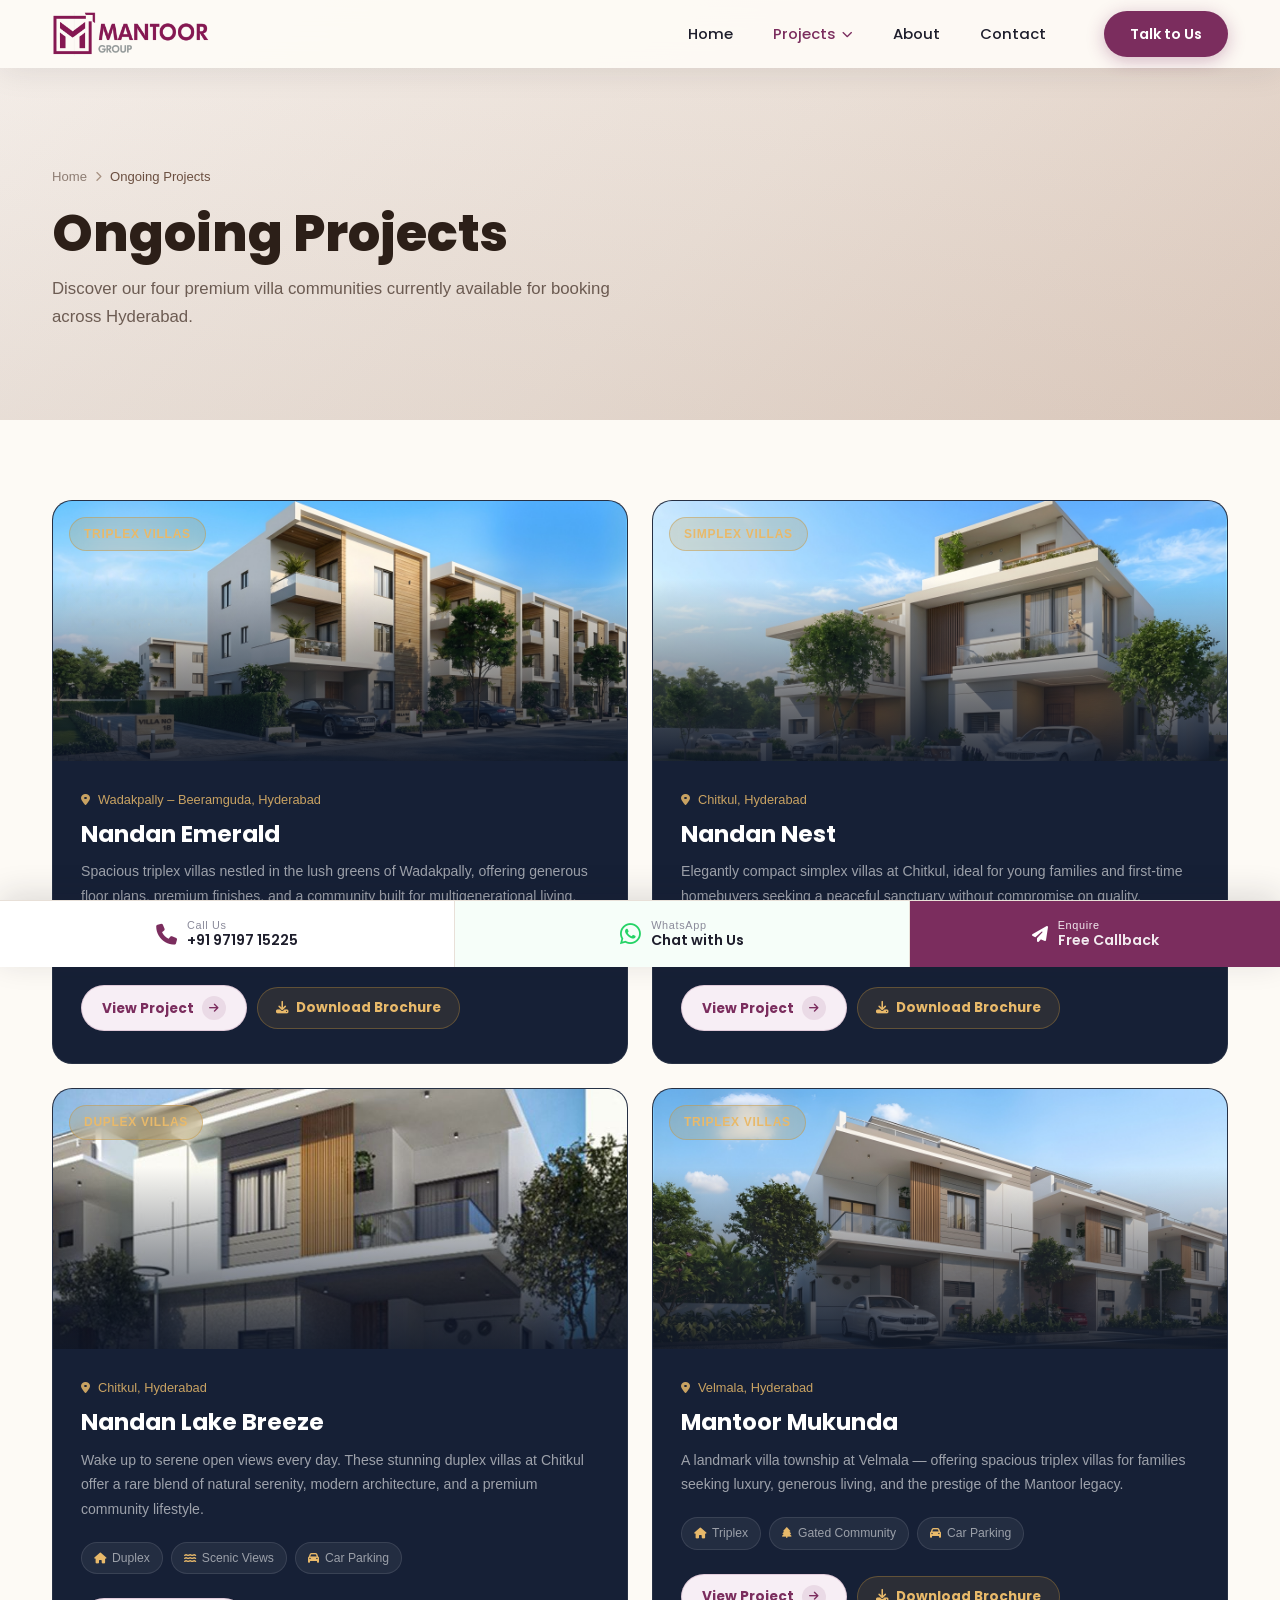
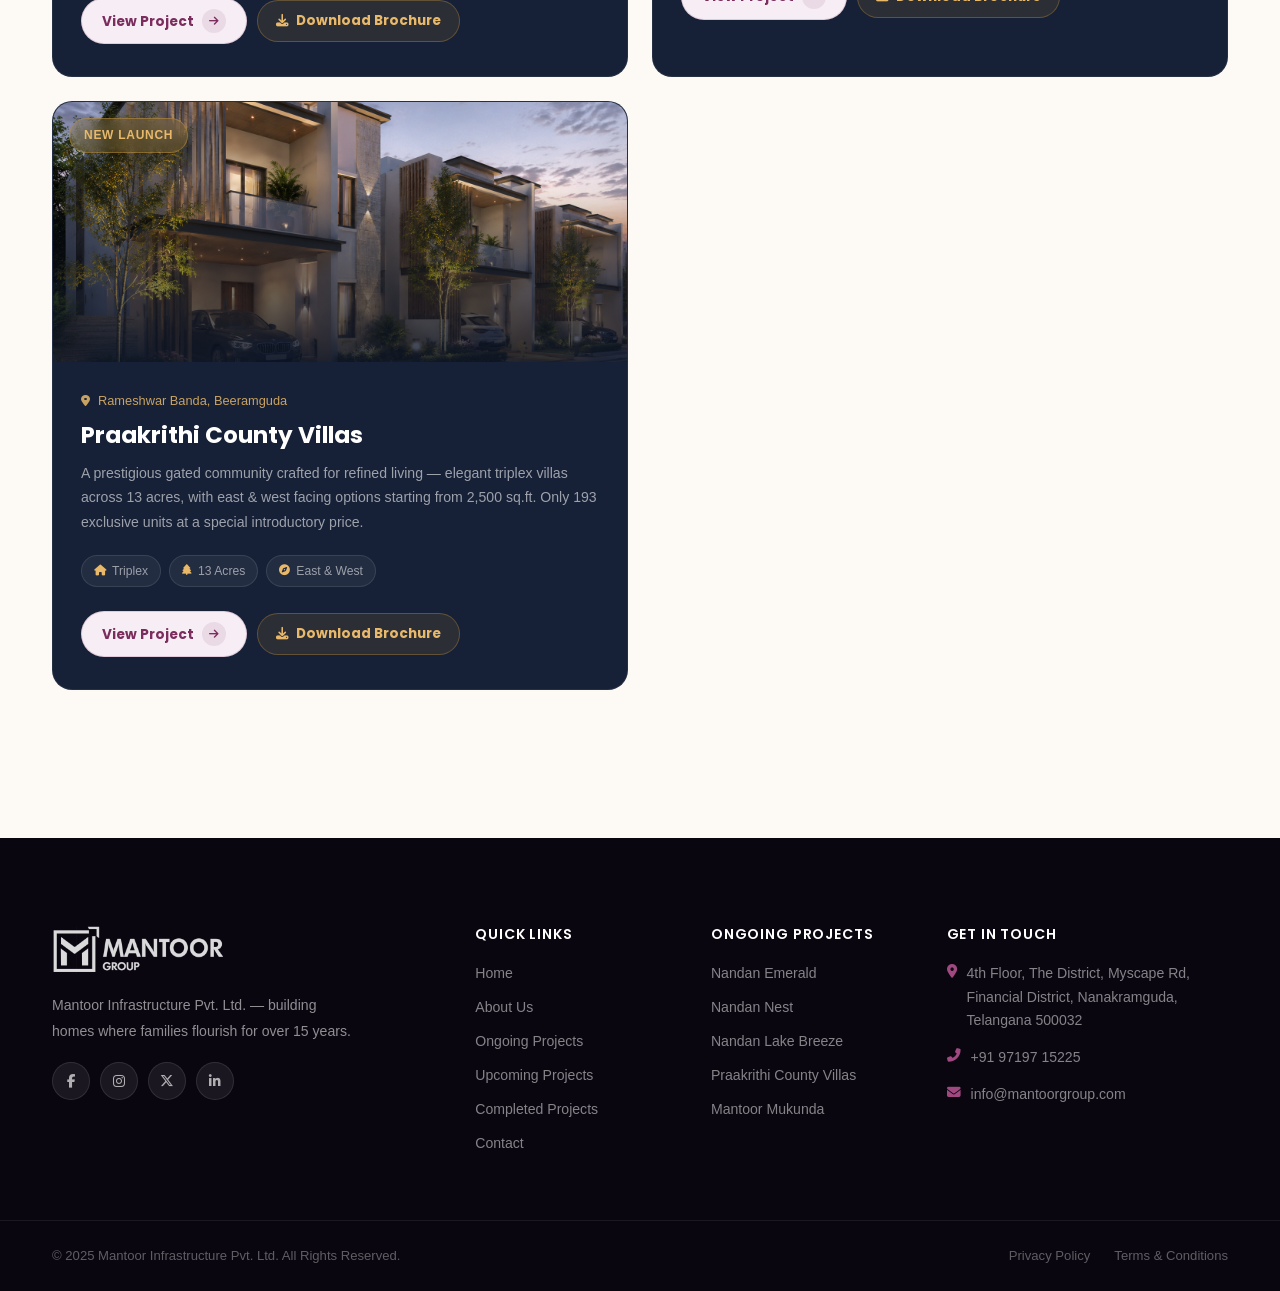
<file: pages/ongoing.html>
<!doctype html>
<html lang="en">
  <head>
    <meta charset="UTF-8" />
    <meta name="viewport" content="width=device-width, initial-scale=1.0" />
    <title>Ongoing Projects | Mantoor Group</title>
    <link rel="preconnect" href="https://fonts.googleapis.com" />
    <link rel="preconnect" href="https://fonts.gstatic.com" crossorigin />
    <link
      href="https://fonts.googleapis.com/css2?family=Poppins:wght@300;400;500;600;700;800&family=Google+Sans:wght@400;500;700&display=swap"
      rel="stylesheet"
    />
    <link
      rel="stylesheet"
      href="https://cdnjs.cloudflare.com/ajax/libs/font-awesome/6.5.0/css/all.min.css"
    />
    <link rel="stylesheet" href="../css/style.css" />
    <link rel="stylesheet" href="../css/inner.css" />
    <link rel="icon" type="image/png" href="../images/mantoor-logo.png" />
  </head>
  <body>
    <!-- NAVBAR -->
    <header class="navbar" id="navbar">
      <div class="nav-container">
        <a href="../index.html" class="nav-logo"
          ><img src="../images/mantoor-logo.png" alt="Mantoor Group"
        /></a>
        <nav class="nav-links-desktop">
          <a href="../index.html">Home</a>
          <div class="nav-dropdown">
            <a href="#" class="active-nav"
              >Projects <i class="fas fa-chevron-down"></i
            ></a>
            <div class="dropdown-menu">
              <a href="ongoing.html">Ongoing Projects</a>
              <a href="upcoming.html">Upcoming Projects</a>
              <a href="completed.html">Completed Projects</a>
            </div>
          </div>
          <a href="about.html">About</a>
          <a href="contact.html">Contact</a>
        </nav>
        <a href="tel:+919719715225" class="nav-cta">Talk to Us</a>
        <button class="hamburger" id="hamburgerBtn">
          <span></span><span></span><span></span>
        </button>
      </div>
    </header>

    <div class="mobile-overlay" id="mobileOverlay"></div>
    <nav class="mobile-menu" id="mobileMenu">
      <button class="mobile-close" id="mobileClose">
        <i class="fas fa-times"></i>
      </button>
      <div class="mobile-logo">
        <img src="../images/mantoor-logo.png" alt="Mantoor Group" />
      </div>
      <ul>
        <li><a href="../index.html" class="mobile-link">Home</a></li>
        <li class="mobile-dropdown-parent">
          <button class="mobile-dropdown-toggle">
            Projects <i class="fas fa-chevron-down"></i>
          </button>
          <ul class="mobile-dropdown">
            <li>
              <a href="ongoing.html" class="mobile-link">Ongoing Projects</a>
            </li>
            <li>
              <a href="upcoming.html" class="mobile-link">Upcoming Projects</a>
            </li>
            <li>
              <a href="completed.html" class="mobile-link"
                >Completed Projects</a
              >
            </li>
          </ul>
        </li>
        <li><a href="about.html" class="mobile-link">About</a></li>
        <li><a href="contact.html" class="mobile-link">Contact</a></li>
      </ul>
      <div class="mobile-menu-footer">
        <a href="tel:+919719715225" class="btn-primary">Call Us Now</a>
        <a
          href="https://wa.me/919719715225"
          target="_blank"
          class="btn-whatsapp"
          ><i class="fab fa-whatsapp"></i> WhatsApp</a
        >
      </div>
    </nav>

    <!-- PAGE HEADER -->
    <section class="inner-hero inner-hero--light">
      <div class="inner-hero-bg" style="position: absolute; inset: 0"></div>
      <div class="inner-hero-overlay"></div>
      <div class="container inner-hero-content">
        <div class="breadcrumb">
          <a href="../index.html">Home</a> <i class="fas fa-chevron-right"></i>
          <span>Ongoing Projects</span>
        </div>
        <h1>Ongoing Projects</h1>
        <p>
          Discover our four premium villa communities currently available for
          booking across Hyderabad.
        </p>
      </div>
    </section>

    <!-- PROJECTS -->
    <section class="inner-section">
      <div class="container">
        <div
          class="projects-grid"
          id="ongoingProjectsGrid"
          data-root-prefix="../"
        ></div>
      </div>
    </section>

    <!-- FOOTER -->
    <footer class="footer">
      <div class="footer-top">
        <div class="container">
          <div class="footer-grid">
            <div class="footer-brand">
              <a href="../index.html"
                ><img
                  src="../images/mantoor-logo.png"
                  alt="Mantoor Group"
                  class="footer-logo"
              /></a>
              <p>
                Mantoor Infrastructure Pvt. Ltd. — building homes where families
                flourish for over 15 years.
              </p>
              <div class="footer-social">
                <a href="https://www.facebook.com/profile.php?id=100093069050071" target="_blank"
                  ><i class="fab fa-facebook-f"></i
                ></a>
                <a href="https://instagram.com/mantoor.group/" target="_blank"
                  ><i class="fab fa-instagram"></i
                ></a>
                <a href="https://x.com/MantoorGroupHyd" target="_blank"
                  ><i class="fab fa-x-twitter"></i
                ></a>
                <a
                  href="https://linkedin.com/company/mantoorgroup/"
                  target="_blank"
                  ><i class="fab fa-linkedin-in"></i
                ></a>
              </div>
            </div>
            <div class="footer-col">
              <h4>Quick Links</h4>
              <ul>
                <li><a href="../index.html">Home</a></li>
                <li><a href="about.html">About Us</a></li>
                <li><a href="ongoing.html">Ongoing Projects</a></li>
                <li><a href="upcoming.html">Upcoming Projects</a></li>
                <li><a href="completed.html">Completed Projects</a></li>
                <li><a href="contact.html">Contact</a></li>
              </ul>
            </div>
            <div class="footer-col">
              <h4>Ongoing Projects</h4>
              <ul>
                <li><a href="nandan-emerald.html">Nandan Emerald</a></li>
                <li><a href="nandan-nest.html">Nandan Nest</a></li>
                <li>
                  <a href="nandan-lake-breeze.html">Nandan Lake Breeze</a>
                </li>
                <li>
                  <a href="praakrithi-county.html">Praakrithi County Villas</a>
                </li>
                <li><a href="mantoor-mukunda.html">Mantoor Mukunda</a></li>
              </ul>
            </div>
            <div class="footer-col">
              <h4>Get In Touch</h4>
              <address>
                <p>
                  <i class="fas fa-map-marker-alt"></i> 4th Floor, The District,
                  Myscape Rd, Financial District, Nanakramguda, Telangana 500032
                </p>
                <p>
                  <i class="fas fa-phone-alt"></i>
                  <a href="tel:+919719715225">+91 97197 15225</a>
                </p>
                <p>
                  <i class="fas fa-envelope"></i>
                  <a href="mailto:info@mantoorgroup.com"
                    >info@mantoorgroup.com</a
                  >
                </p>
              </address>
            </div>
          </div>
        </div>
      </div>
      <div class="footer-bottom">
        <div class="container">
          <p>
            &copy; 2025 Mantoor Infrastructure Pvt. Ltd. All Rights Reserved.
          </p>
          <div class="footer-bottom-links">
            <a href="#">Privacy Policy</a><a href="#">Terms &amp; Conditions</a>
          </div>
        </div>
      </div>
    </footer>

    <div class="floating-cta-bar" id="floatingCta">
      <a href="tel:+919719715225" class="fcta-item fcta-call">
        <i class="fas fa-phone-alt"></i>
        <div class="fcta-text">
          <span class="fcta-label">Call Us</span
          ><span class="fcta-value">+91 97197 15225</span>
        </div>
      </a>
      <a
        href="https://wa.me/919719715225"
        target="_blank"
        class="fcta-item fcta-whatsapp"
      >
        <i class="fab fa-whatsapp"></i>
        <div class="fcta-text">
          <span class="fcta-label">WhatsApp</span
          ><span class="fcta-value">Chat with Us</span>
        </div>
      </a>
      <a href="contact.html" class="fcta-item fcta-enquire">
        <i class="fas fa-paper-plane"></i>
        <div class="fcta-text">
          <span class="fcta-label">Enquire</span
          ><span class="fcta-value">Free Callback</span>
        </div>
      </a>
    </div>

    <script src="../js/constants/ongoing-projects.js"></script>
    <script src="../js/brochure.js"></script>
    <script src="../js/main.js"></script>
  </body>
</html>
</file>
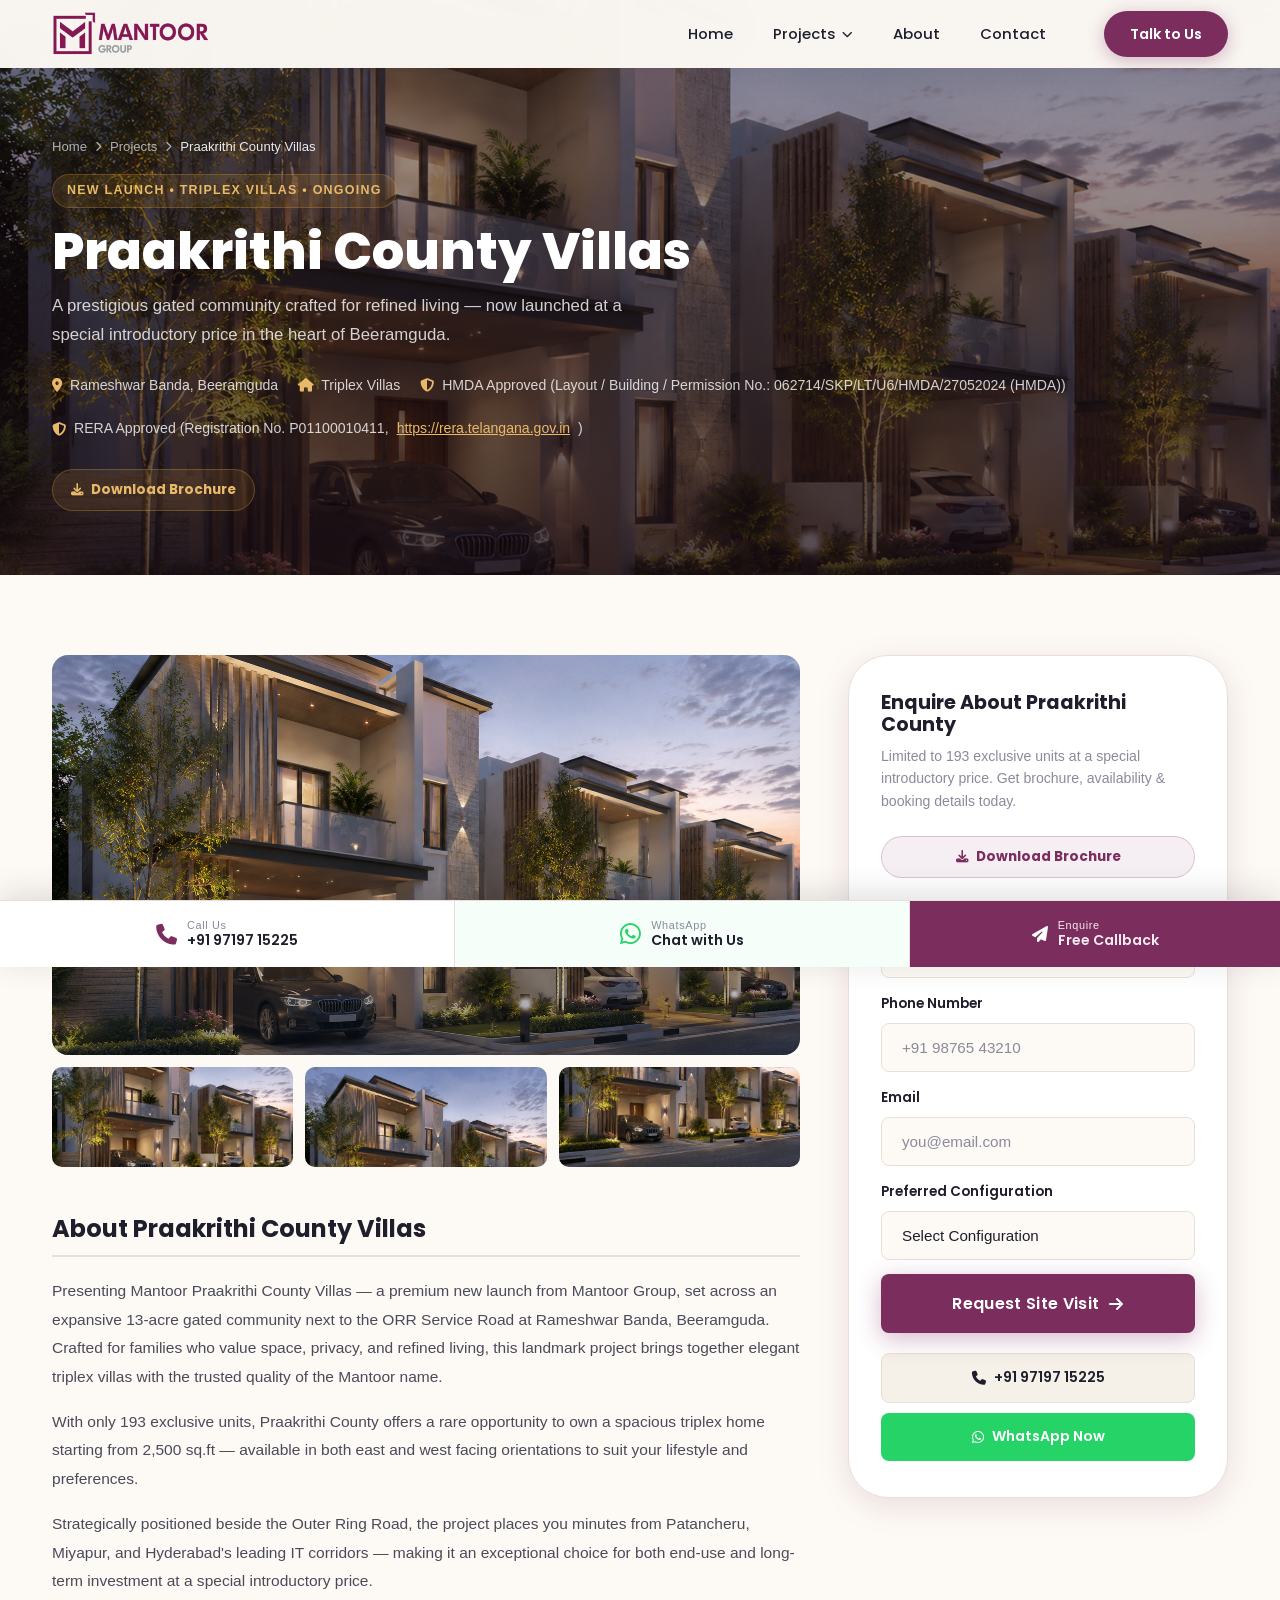
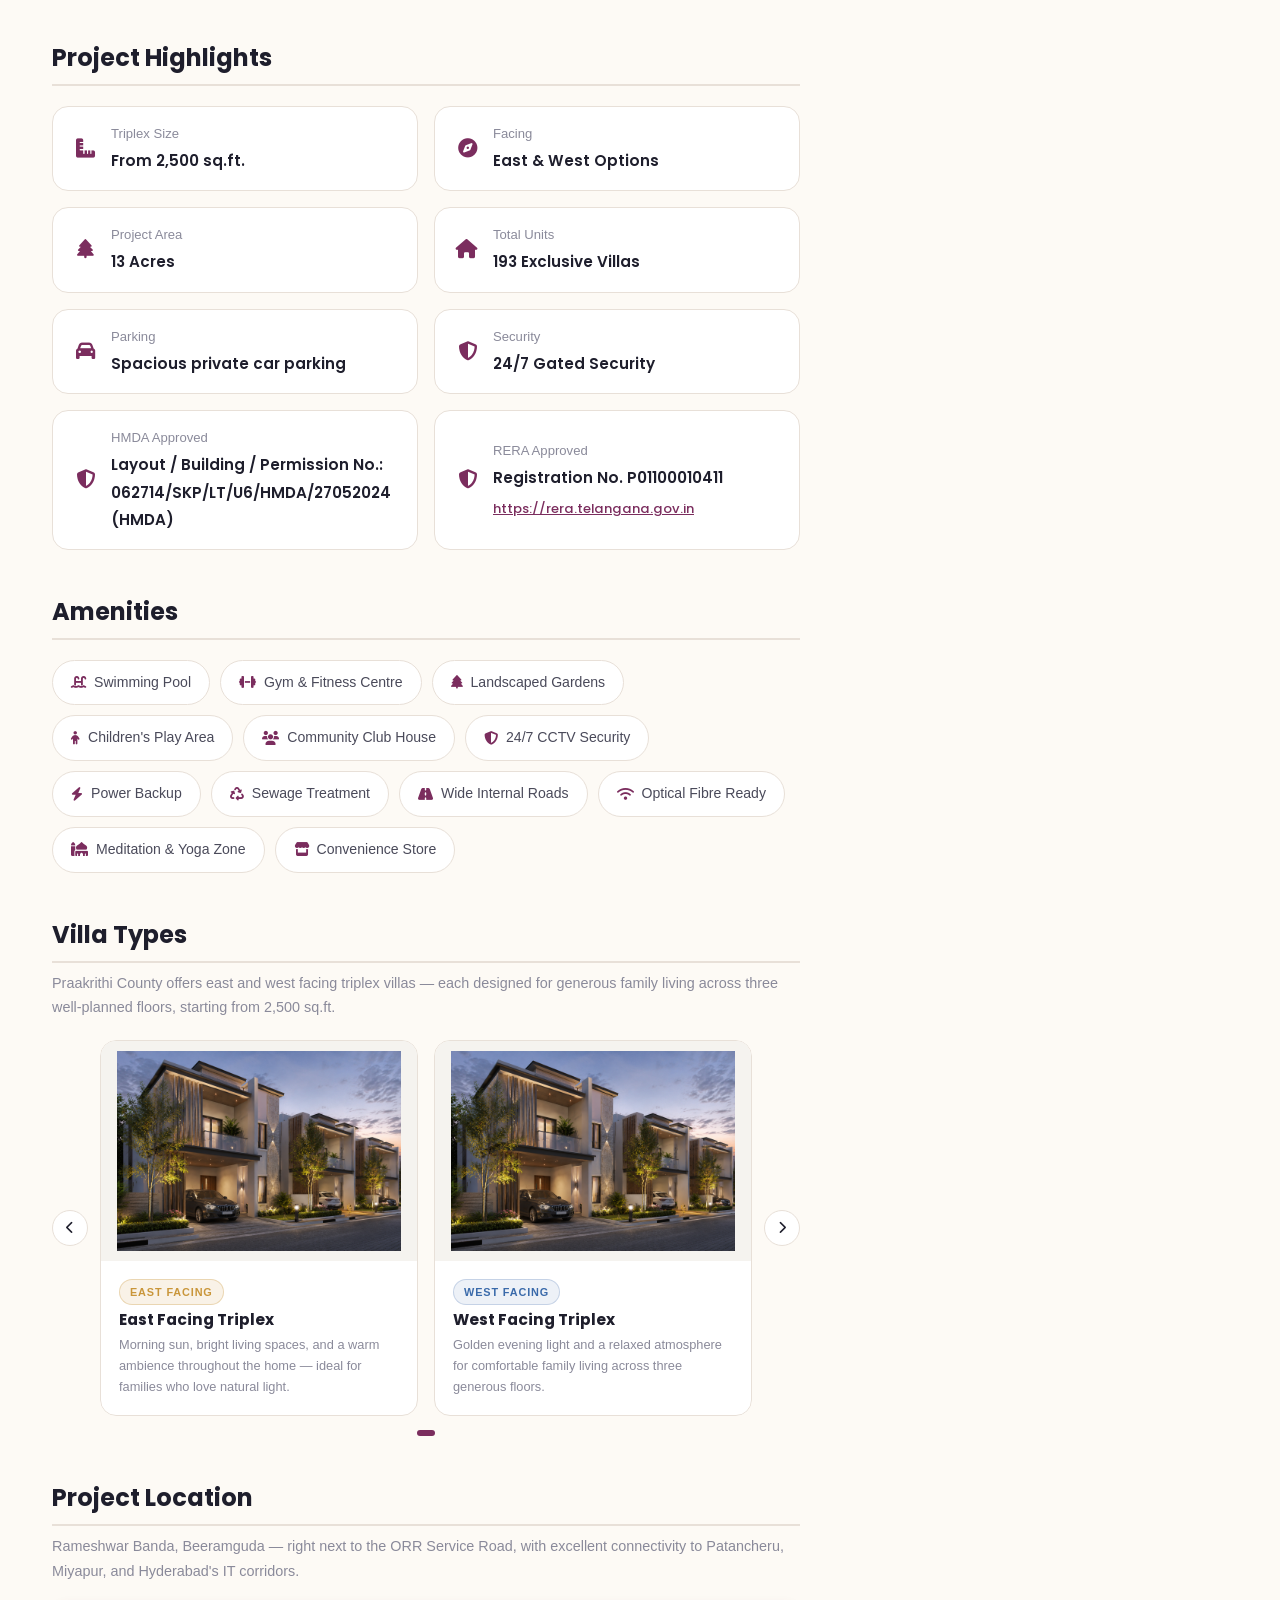
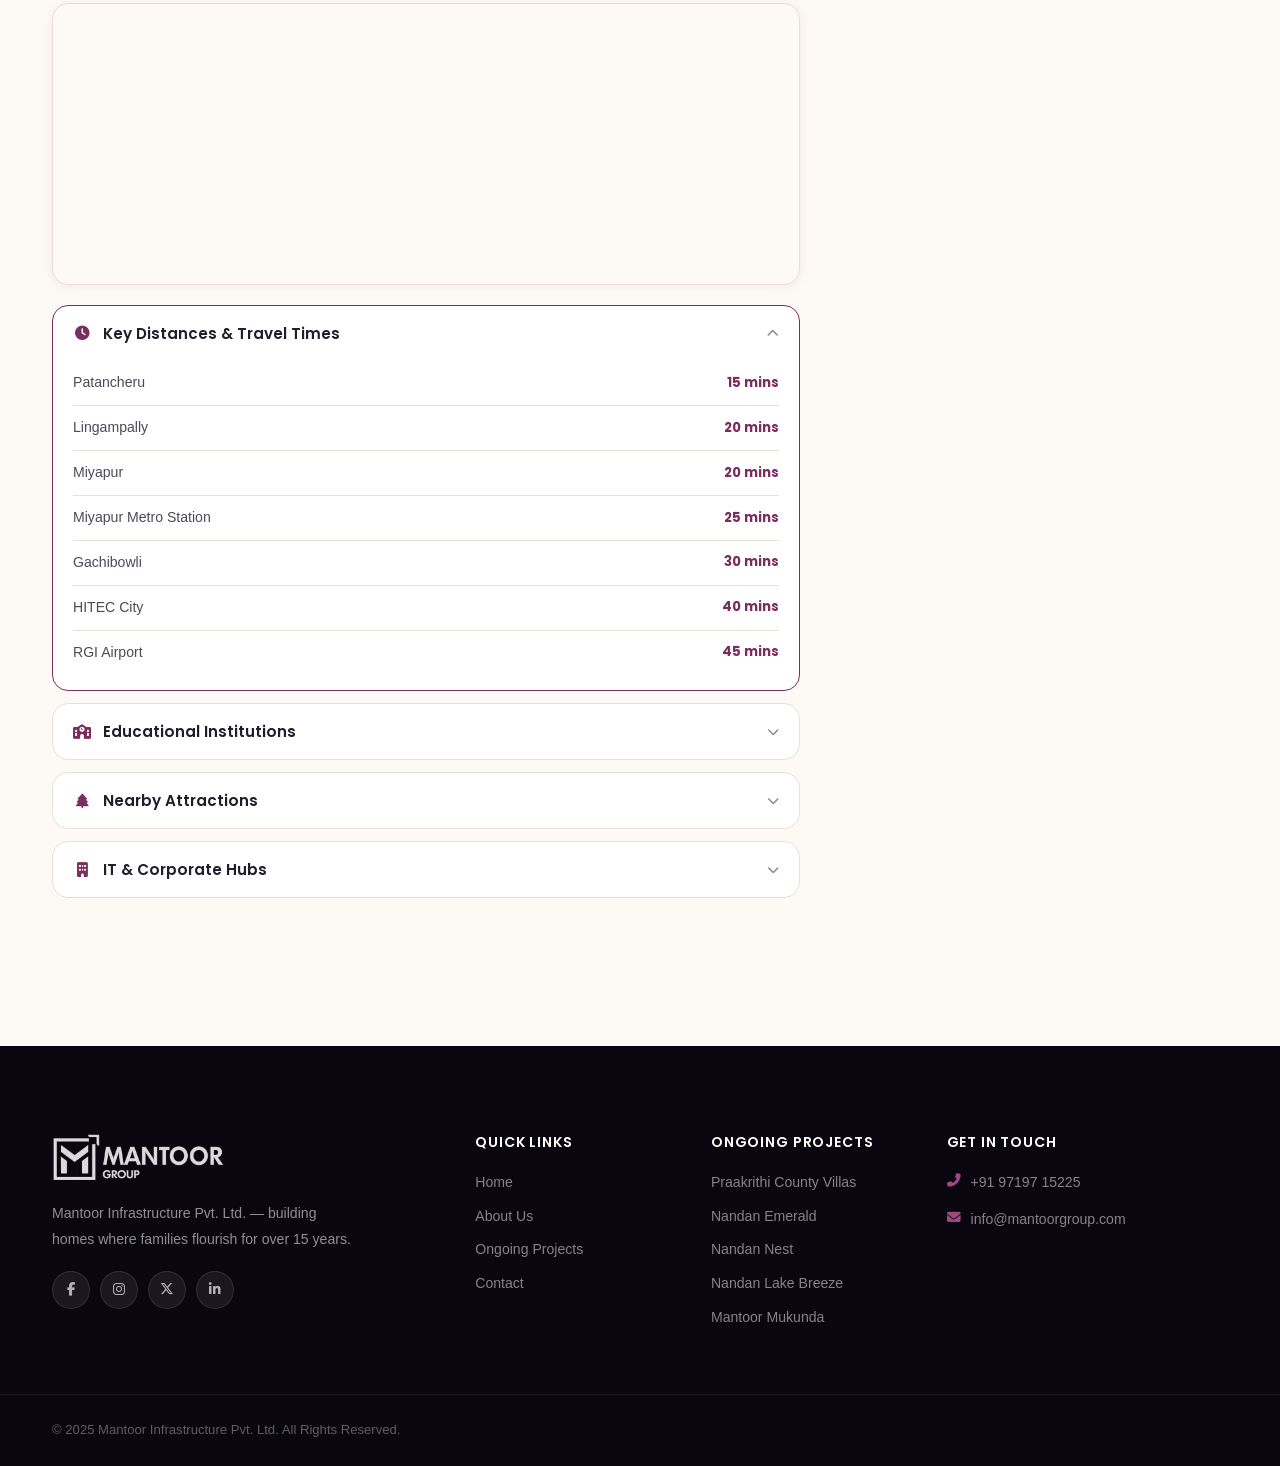
<file: pages/praakrithi-county.html>
<!doctype html>
<html lang="en">
  <head>
    <meta charset="UTF-8" />
    <meta name="viewport" content="width=device-width, initial-scale=1.0" />
    <title>Praakrithi County Villas | Triplex Villas | Mantoor Group</title>
    <link rel="preconnect" href="https://fonts.googleapis.com" />
    <link rel="preconnect" href="https://fonts.gstatic.com" crossorigin />
    <link
      href="https://fonts.googleapis.com/css2?family=Poppins:wght@300;400;500;600;700;800&family=Google+Sans:wght@400;500;700&display=swap"
      rel="stylesheet"
    />
    <link
      rel="stylesheet"
      href="https://cdnjs.cloudflare.com/ajax/libs/font-awesome/6.5.0/css/all.min.css"
    />
    <link rel="stylesheet" href="../css/style.css" />
    <link rel="stylesheet" href="../css/inner.css" />
    <link rel="icon" type="image/png" href="../images/mantoor-logo.png" />
  </head>
  <body>
    <header class="navbar" id="navbar">
      <div class="nav-container">
        <a href="../index.html" class="nav-logo"
          ><img src="../images/mantoor-logo.png" alt="Mantoor Group"
        /></a>
        <nav class="nav-links-desktop">
          <a href="../index.html">Home</a>
          <div class="nav-dropdown">
            <a href="#">Projects <i class="fas fa-chevron-down"></i></a>
            <div class="dropdown-menu">
              <a href="ongoing.html">Ongoing Projects</a>
              <a href="upcoming.html">Upcoming Projects</a>
              <a href="completed.html">Completed Projects</a>
            </div>
          </div>
          <a href="about.html">About</a>
          <a href="contact.html">Contact</a>
        </nav>
        <a href="tel:+919719715225" class="nav-cta">Talk to Us</a>
        <button class="hamburger" id="hamburgerBtn">
          <span></span><span></span><span></span>
        </button>
      </div>
    </header>
    <div class="mobile-overlay" id="mobileOverlay"></div>
    <nav class="mobile-menu" id="mobileMenu">
      <button class="mobile-close" id="mobileClose">
        <i class="fas fa-times"></i>
      </button>
      <div class="mobile-logo">
        <img src="../images/mantoor-logo.png" alt="Mantoor Group" />
      </div>
      <ul>
        <li><a href="../index.html" class="mobile-link">Home</a></li>
        <li class="mobile-dropdown-parent">
          <button class="mobile-dropdown-toggle">
            Projects <i class="fas fa-chevron-down"></i>
          </button>
          <ul class="mobile-dropdown">
            <li>
              <a href="ongoing.html" class="mobile-link">Ongoing Projects</a>
            </li>
            <li>
              <a href="upcoming.html" class="mobile-link">Upcoming Projects</a>
            </li>
            <li>
              <a href="completed.html" class="mobile-link"
                >Completed Projects</a
              >
            </li>
          </ul>
        </li>
        <li><a href="about.html" class="mobile-link">About</a></li>
        <li><a href="contact.html" class="mobile-link">Contact</a></li>
      </ul>
      <div class="mobile-menu-footer">
        <a href="tel:+919719715225" class="btn-primary">Call Us Now</a>
        <a
          href="https://wa.me/919719715225"
          target="_blank"
          class="btn-whatsapp"
          ><i class="fab fa-whatsapp"></i> WhatsApp</a
        >
      </div>
    </nav>

    <section class="inner-hero">
      <div
        class="inner-hero-bg"
        style="
          position: absolute;
          inset: 0;
          background-image: url(&quot;../images/ongoing-projects/praakrithi-img-sample-1.png&quot;);
          background-size: cover;
          background-position: center;
        "
      ></div>
      <div class="inner-hero-overlay"></div>
      <div class="container inner-hero-content">
        <div class="breadcrumb">
          <a href="../index.html">Home</a> <i class="fas fa-chevron-right"></i>
          <a href="ongoing.html">Projects</a>
          <i class="fas fa-chevron-right"></i>
          <span>Praakrithi County Villas</span>
        </div>
        <span class="inner-hero-tag"
          >New Launch &bull; Triplex Villas &bull; Ongoing</span
        >
        <h1>Praakrithi County Villas</h1>
        <p>
          A prestigious gated community crafted for refined living — now
          launched at a special introductory price in the heart of Beeramguda.
        </p>
        <div class="inner-hero-meta">
          <span
            ><i class="fas fa-map-marker-alt"></i> Rameshwar Banda,
            Beeramguda</span
          >
          <span><i class="fas fa-home"></i> Triplex Villas</span>
          <span
            ><i class="fas fa-shield-alt"></i> HMDA Approved (Layout / Building
            / Permission No.: 062714/SKP/LT/U6/HMDA/27052024 (HMDA))</span
          >
          <span
            ><i class="fas fa-shield-alt"></i> RERA Approved (Registration No.
            P01100010411,
            <a
              href="https://rera.telangana.gov.in"
              target="_blank"
              rel="noopener noreferrer"
              class="rera-link"
              >https://rera.telangana.gov.in</a
            >)</span
          >
        </div>
        <div class="inner-hero-actions">
          <button
            type="button"
            class="project-brochure-btn"
            data-project-id="praakrithi-county"
            data-root-prefix="../"
          >
            <i class="fas fa-download"></i> Download Brochure
          </button>
        </div>
      </div>
    </section>

    <section class="inner-section">
      <div class="container">
        <div class="project-detail-grid">
          <div class="project-detail-main">
            <div class="project-detail-gallery">
              <div
                class="gallery-main"
                style="
                  height: 400px;
                  border-radius: 16px;
                  position: relative;
                  overflow: hidden;
                  background-image: url(&quot;../images/ongoing-projects/praakrithi-img-sample-1.png&quot;);
                  background-size: cover;
                  background-position: center;
                "
              >
                <div
                  style="
                    position: absolute;
                    inset: 0;
                    background: linear-gradient(
                      to bottom,
                      transparent 50%,
                      rgba(13, 22, 40, 0.45) 100%
                    );
                    border-radius: 16px;
                  "
                ></div>
              </div>
              <div class="gallery-thumbs">
                <div
                  class="gallery-thumb"
                  style="
                    background-image: url(&quot;../images/ongoing-projects/praakrithi-img-sample-1.png&quot;);
                    background-size: cover;
                    background-position: center;
                  "
                ></div>
                <div
                  class="gallery-thumb"
                  style="
                    background-image: url(&quot;../images/ongoing-projects/praakrithi-img-sample-1.png&quot;);
                    background-size: cover;
                    background-position: top;
                  "
                ></div>
                <div
                  class="gallery-thumb"
                  style="
                    background-image: url(&quot;../images/ongoing-projects/praakrithi-img-sample-1.png&quot;);
                    background-size: cover;
                    background-position: bottom;
                  "
                ></div>
              </div>
            </div>

            <div class="project-overview reveal">
              <h2>About Praakrithi County Villas</h2>
              <p>
                Presenting Mantoor Praakrithi County Villas — a premium new
                launch from Mantoor Group, set across an expansive 13-acre gated
                community next to the ORR Service Road at Rameshwar Banda,
                Beeramguda. Crafted for families who value space, privacy, and
                refined living, this landmark project brings together elegant
                triplex villas with the trusted quality of the Mantoor name.
              </p>
              <p>
                With only 193 exclusive units, Praakrithi County offers a rare
                opportunity to own a spacious triplex home starting from 2,500
                sq.ft — available in both east and west facing orientations to
                suit your lifestyle and preferences.
              </p>
              <p>
                Strategically positioned beside the Outer Ring Road, the project
                places you minutes from Patancheru, Miyapur, and Hyderabad's
                leading IT corridors — making it an exceptional choice for both
                end-use and long-term investment at a special introductory
                price.
              </p>
            </div>

            <div class="project-highlights reveal">
              <h2>Project Highlights</h2>
              <div class="highlights-grid">
                <div class="highlight-item">
                  <i class="fas fa-ruler-combined"></i>
                  <div>
                    <strong>Triplex Size</strong><span>From 2,500 sq.ft.</span>
                  </div>
                </div>
                <div class="highlight-item">
                  <i class="fas fa-compass"></i>
                  <div>
                    <strong>Facing</strong><span>East &amp; West Options</span>
                  </div>
                </div>
                <div class="highlight-item">
                  <i class="fas fa-tree"></i>
                  <div><strong>Project Area</strong><span>13 Acres</span></div>
                </div>
                <div class="highlight-item">
                  <i class="fas fa-home"></i>
                  <div>
                    <strong>Total Units</strong
                    ><span>193 Exclusive Villas</span>
                  </div>
                </div>
                <div class="highlight-item">
                  <i class="fas fa-car"></i>
                  <div>
                    <strong>Parking</strong
                    ><span>Spacious private car parking</span>
                  </div>
                </div>
                <div class="highlight-item">
                  <i class="fas fa-shield-alt"></i>
                  <div>
                    <strong>Security</strong><span>24/7 Gated Security</span>
                  </div>
                </div>
                <div class="highlight-item">
                  <i class="fas fa-shield-alt"></i>
                  <div>
                    <strong>HMDA Approved</strong
                    ><span
                      >Layout / Building / Permission No.:
                      062714/SKP/LT/U6/HMDA/27052024 (HMDA)</span
                    >
                  </div>
                </div>
                <div class="highlight-item">
                  <i class="fas fa-shield-alt"></i>
                  <div>
                    <strong>RERA Approved</strong
                    ><span
                      >Registration No. P01100010411
                      <a
                        href="https://rera.telangana.gov.in"
                        target="_blank"
                        rel="noopener noreferrer"
                        class="rera-link"
                        >https://rera.telangana.gov.in</a
                      ></span
                    >
                  </div>
                </div>
              </div>
            </div>

            <div class="project-amenities reveal">
              <h2>Amenities</h2>
              <div class="amenities-grid">
                <span><i class="fas fa-swimming-pool"></i> Swimming Pool</span>
                <span
                  ><i class="fas fa-dumbbell"></i> Gym &amp; Fitness
                  Centre</span
                >
                <span><i class="fas fa-tree"></i> Landscaped Gardens</span>
                <span><i class="fas fa-child"></i> Children's Play Area</span>
                <span><i class="fas fa-users"></i> Community Club House</span>
                <span
                  ><i class="fas fa-shield-alt"></i> 24/7 CCTV Security</span
                >
                <span><i class="fas fa-bolt"></i> Power Backup</span>
                <span><i class="fas fa-recycle"></i> Sewage Treatment</span>
                <span><i class="fas fa-road"></i> Wide Internal Roads</span>
                <span><i class="fas fa-wifi"></i> Optical Fibre Ready</span>
                <span
                  ><i class="fas fa-mosque"></i> Meditation &amp; Yoga
                  Zone</span
                >
                <span><i class="fas fa-store"></i> Convenience Store</span>
              </div>
            </div>

            <!-- Villa Types -->
            <div class="proj-subsection reveal">
              <h2>Villa Types</h2>
              <p class="proj-subsection-desc">
                Praakrithi County offers east and west facing triplex villas —
                each designed for generous family living across three
                well-planned floors, starting from 2,500 sq.ft.
              </p>
              <div class="villa-slider-wrap">
                <button
                  type="button"
                  class="villa-arrow villa-arrow-prev"
                  id="villaPrev"
                  aria-label="Previous"
                >
                  <i class="fas fa-chevron-left"></i>
                </button>
                <div class="villa-slider-viewport">
                  <div class="villa-slider-track" id="villaTrack">
                    <div class="villa-slide-card">
                      <div class="villa-slide-img-wrap">
                        <img
                          src="../images/ongoing-projects/praakrithi-img-sample-1.png"
                          alt="East Facing Triplex"
                        />
                      </div>
                      <div class="villa-slide-info">
                        <span class="villa-type-badge east">East Facing</span>
                        <h4>East Facing Triplex</h4>
                        <p>
                          Morning sun, bright living spaces, and a warm ambience
                          throughout the home — ideal for families who love
                          natural light.
                        </p>
                      </div>
                    </div>
                    <div class="villa-slide-card">
                      <div class="villa-slide-img-wrap">
                        <img
                          src="../images/ongoing-projects/praakrithi-img-sample-1.png"
                          alt="West Facing Triplex"
                        />
                      </div>
                      <div class="villa-slide-info">
                        <span class="villa-type-badge west">West Facing</span>
                        <h4>West Facing Triplex</h4>
                        <p>
                          Golden evening light and a relaxed atmosphere for
                          comfortable family living across three generous
                          floors.
                        </p>
                      </div>
                    </div>
                  </div>
                </div>
                <button
                  type="button"
                  class="villa-arrow villa-arrow-next"
                  id="villaNext"
                  aria-label="Next"
                >
                  <i class="fas fa-chevron-right"></i>
                </button>
              </div>
              <div class="villa-slider-dots" id="villaDots"></div>
            </div>

            <!-- Project Location -->
            <div class="proj-subsection reveal">
              <h2>Project Location</h2>
              <p class="proj-subsection-desc">
                Rameshwar Banda, Beeramguda — right next to the ORR Service
                Road, with excellent connectivity to Patancheru, Miyapur, and
                Hyderabad's IT corridors.
              </p>
              <div class="proj-img-frame" style="margin-bottom: 20px">
                <iframe
                  src="https://www.google.com/maps/embed?pb=!1m18!1m12!1m3!1d3803.9066518889717!2d78.29204109999999!3d17.5596305!2m3!1f0!2f0!3f0!3m2!1i1024!2i768!4f13.1!3m3!1m2!1s0x3bcbf3000e9a70c3%3A0xcad19f0db81b3016!2sPraakriti%20Villas%20Project!5e0!3m2!1sen!2sin!4v1780393548939!5m2!1sen!2sin"
                  width="100%"
                  height="280"
                  style="border: 0; display: block"
                  allowfullscreen=""
                  loading="lazy"
                  referrerpolicy="no-referrer-when-downgrade"
                ></iframe>
              </div>
              <div class="location-accordion">
                <div class="loc-acc-item open">
                  <button type="button" class="loc-acc-toggle">
                    <i class="fas fa-clock"></i>
                    Key Distances &amp; Travel Times
                    <i class="fas fa-chevron-down loc-acc-arrow"></i>
                  </button>
                  <div class="loc-acc-body">
                    <ul class="loc-list">
                      <li><span>Patancheru</span><strong>15 mins</strong></li>
                      <li><span>Lingampally</span><strong>20 mins</strong></li>
                      <li><span>Miyapur</span><strong>20 mins</strong></li>
                      <li>
                        <span>Miyapur Metro Station</span
                        ><strong>25 mins</strong>
                      </li>
                      <li><span>Gachibowli</span><strong>30 mins</strong></li>
                      <li><span>HITEC City</span><strong>40 mins</strong></li>
                      <li><span>RGI Airport</span><strong>45 mins</strong></li>
                    </ul>
                  </div>
                </div>
                <div class="loc-acc-item">
                  <button type="button" class="loc-acc-toggle">
                    <i class="fas fa-school"></i>
                    Educational Institutions
                    <i class="fas fa-chevron-down loc-acc-arrow"></i>
                  </button>
                  <div class="loc-acc-body">
                    <ul class="loc-list">
                      <li>
                        <span>Resonance</span
                        ><strong>Adjacent</strong>
                      </li>

                      <li>
                        <span>Silver Oaks International School</span
                        ><strong>Adjacent</strong>
                      </li>
                      <li>
                        <span>Rajarshi International School</span
                        ><strong>1 min</strong>
                      </li>
                      <li>
                        <span>Ellenki College of Engineering and Technology</span
                        ><strong>4 mins</strong>
                      </li>
                      <li>
                        <span>Engineering Colleges</span
                        ><strong>5–30 mins</strong>
                      </li>
                    </ul>
                  </div>
                </div>
                <div class="loc-acc-item">
                  <button type="button" class="loc-acc-toggle">
                    <i class="fas fa-tree"></i>
                    Nearby Attractions
                    <i class="fas fa-chevron-down loc-acc-arrow"></i>
                  </button>
                  <div class="loc-acc-body">
                    <ul class="loc-list">
                      <li>
                        <span>Gandipet Scenic Point</span
                        ><strong>25 mins</strong>
                      </li>
                      <li>
                        <span>Narsapur Forest Urban Park</span
                        ><strong>40 mins</strong>
                      </li>
                      <li>
                        <span>Ramoji Film City</span><strong>65 mins</strong>
                      </li>
                    </ul>
                  </div>
                </div>
                <div class="loc-acc-item">
                  <button type="button" class="loc-acc-toggle">
                    <i class="fas fa-building"></i>
                    IT &amp; Corporate Hubs
                    <i class="fas fa-chevron-down loc-acc-arrow"></i>
                  </button>
                  <div class="loc-acc-body">
                    <ul class="loc-list">
                      <li>
                        <span>Gachibowli IT Corridor</span
                        ><strong>30 mins</strong>
                      </li>
                      <li><span>HITEC City</span><strong>40 mins</strong></li>
                      <li>
                        <span>DLF Cyber City</span><strong>45 mins</strong>
                      </li>
                    </ul>
                  </div>
                </div>
              </div>
            </div>
          </div>

          <div class="project-sidebar">
            <div class="sidebar-card sticky-sidebar">
              <h3>Enquire About Praakrithi County</h3>
              <p>
                Limited to 193 exclusive units at a special introductory price.
                Get brochure, availability &amp; booking details today.
              </p>
              <button
                type="button"
                class="project-brochure-btn project-brochure-btn--light sidebar-brochure-btn"
                data-project-id="praakrithi-county"
                data-root-prefix="../"
              >
                <i class="fas fa-download"></i> Download Brochure
              </button>
              <form class="contact-form" id="contactForm" style="gap: 14px">
                <div class="form-group">
                  <label for="name">Full Name</label>
                  <input
                    type="text"
                    id="name"
                    placeholder="Your full name"
                    required
                  />
                  <span class="form-error" id="nameError"></span>
                </div>
                <div class="form-group">
                  <label for="phone">Phone Number</label>
                  <input
                    type="tel"
                    id="phone"
                    placeholder="+91 98765 43210"
                    required
                  />
                  <span class="form-error" id="phoneError"></span>
                </div>
                <div class="form-group">
                  <label for="email">Email</label>
                  <input
                    type="email"
                    id="email"
                    placeholder="you@email.com"
                    required
                  />
                  <span class="form-error" id="emailError"></span>
                </div>
                <div class="form-group">
                  <label for="config">Preferred Configuration</label>
                  <select id="config">
                    <option value="">Select Configuration</option>
                    <option>East Facing Triplex</option>
                    <option>West Facing Triplex</option>
                  </select>
                </div>
                <button
                  type="submit"
                  class="btn-primary form-submit"
                  style="width: 100%; justify-content: center"
                >
                  <span>Request Site Visit</span
                  ><i class="fas fa-arrow-right"></i>
                </button>
              </form>
              <div class="form-success" id="formSuccess">
                <div class="success-icon">
                  <i class="fas fa-check-circle"></i>
                </div>
                <h3>Thank You!</h3>
                <p>Our team will reach out within 24 hours.</p>
              </div>
              <div class="sidebar-contact">
                <a href="tel:+919719715225"
                  ><i class="fas fa-phone-alt"></i> +91 97197 15225</a
                >
                <a href="https://wa.me/919719715225" target="_blank"
                  ><i class="fab fa-whatsapp"></i> WhatsApp Now</a
                >
              </div>
            </div>
          </div>
        </div>
      </div>
    </section>

    <footer class="footer">
      <div class="footer-top">
        <div class="container">
          <div class="footer-grid">
            <div class="footer-brand">
              <a href="../index.html"
                ><img
                  src="../images/mantoor-logo.png"
                  alt="Mantoor Group"
                  class="footer-logo"
              /></a>
              <p>
                Mantoor Infrastructure Pvt. Ltd. — building homes where families
                flourish for over 15 years.
              </p>
              <div class="footer-social">
                <a href="https://www.facebook.com/profile.php?id=100093069050071" target="_blank"><i class="fab fa-facebook-f"></i></a>
                <a href="#"><i class="fab fa-instagram"></i></a>
                <a href="#"><i class="fab fa-x-twitter"></i></a>
                <a href="#"><i class="fab fa-linkedin-in"></i></a>
              </div>
            </div>
            <div class="footer-col">
              <h4>Quick Links</h4>
              <ul>
                <li><a href="../index.html">Home</a></li>
                <li><a href="about.html">About Us</a></li>
                <li><a href="ongoing.html">Ongoing Projects</a></li>
                <li><a href="contact.html">Contact</a></li>
              </ul>
            </div>
            <div class="footer-col">
              <h4>Ongoing Projects</h4>
              <ul>
                <li>
                  <a href="praakrithi-county.html">Praakrithi County Villas</a>
                </li>
                <li><a href="nandan-emerald.html">Nandan Emerald</a></li>
                <li><a href="nandan-nest.html">Nandan Nest</a></li>
                <li>
                  <a href="nandan-lake-breeze.html">Nandan Lake Breeze</a>
                </li>
                <li><a href="mantoor-mukunda.html">Mantoor Mukunda</a></li>
              </ul>
            </div>
            <div class="footer-col">
              <h4>Get In Touch</h4>
              <address>
                <p>
                  <i class="fas fa-phone-alt"></i>
                  <a href="tel:+919719715225">+91 97197 15225</a>
                </p>
                <p>
                  <i class="fas fa-envelope"></i>
                  <a href="mailto:info@mantoorgroup.com"
                    >info@mantoorgroup.com</a
                  >
                </p>
              </address>
            </div>
          </div>
        </div>
      </div>
      <div class="footer-bottom">
        <div class="container">
          <p>
            &copy; 2025 Mantoor Infrastructure Pvt. Ltd. All Rights Reserved.
          </p>
        </div>
      </div>
    </footer>

    <div class="floating-cta-bar" id="floatingCta">
      <a href="tel:+919719715225" class="fcta-item fcta-call"
        ><i class="fas fa-phone-alt"></i>
        <div class="fcta-text">
          <span class="fcta-label">Call Us</span
          ><span class="fcta-value">+91 97197 15225</span>
        </div></a
      >
      <a
        href="https://wa.me/919719715225"
        target="_blank"
        class="fcta-item fcta-whatsapp"
        ><i class="fab fa-whatsapp"></i>
        <div class="fcta-text">
          <span class="fcta-label">WhatsApp</span
          ><span class="fcta-value">Chat with Us</span>
        </div></a
      >
      <a href="contact.html" class="fcta-item fcta-enquire"
        ><i class="fas fa-paper-plane"></i>
        <div class="fcta-text">
          <span class="fcta-label">Enquire</span
          ><span class="fcta-value">Free Callback</span>
        </div></a
      >
    </div>
    <script src="../js/constants/ongoing-projects.js"></script>
    <script src="../js/brochure.js"></script>
    <script src="../js/main.js"></script>
  </body>
</html>
</file>
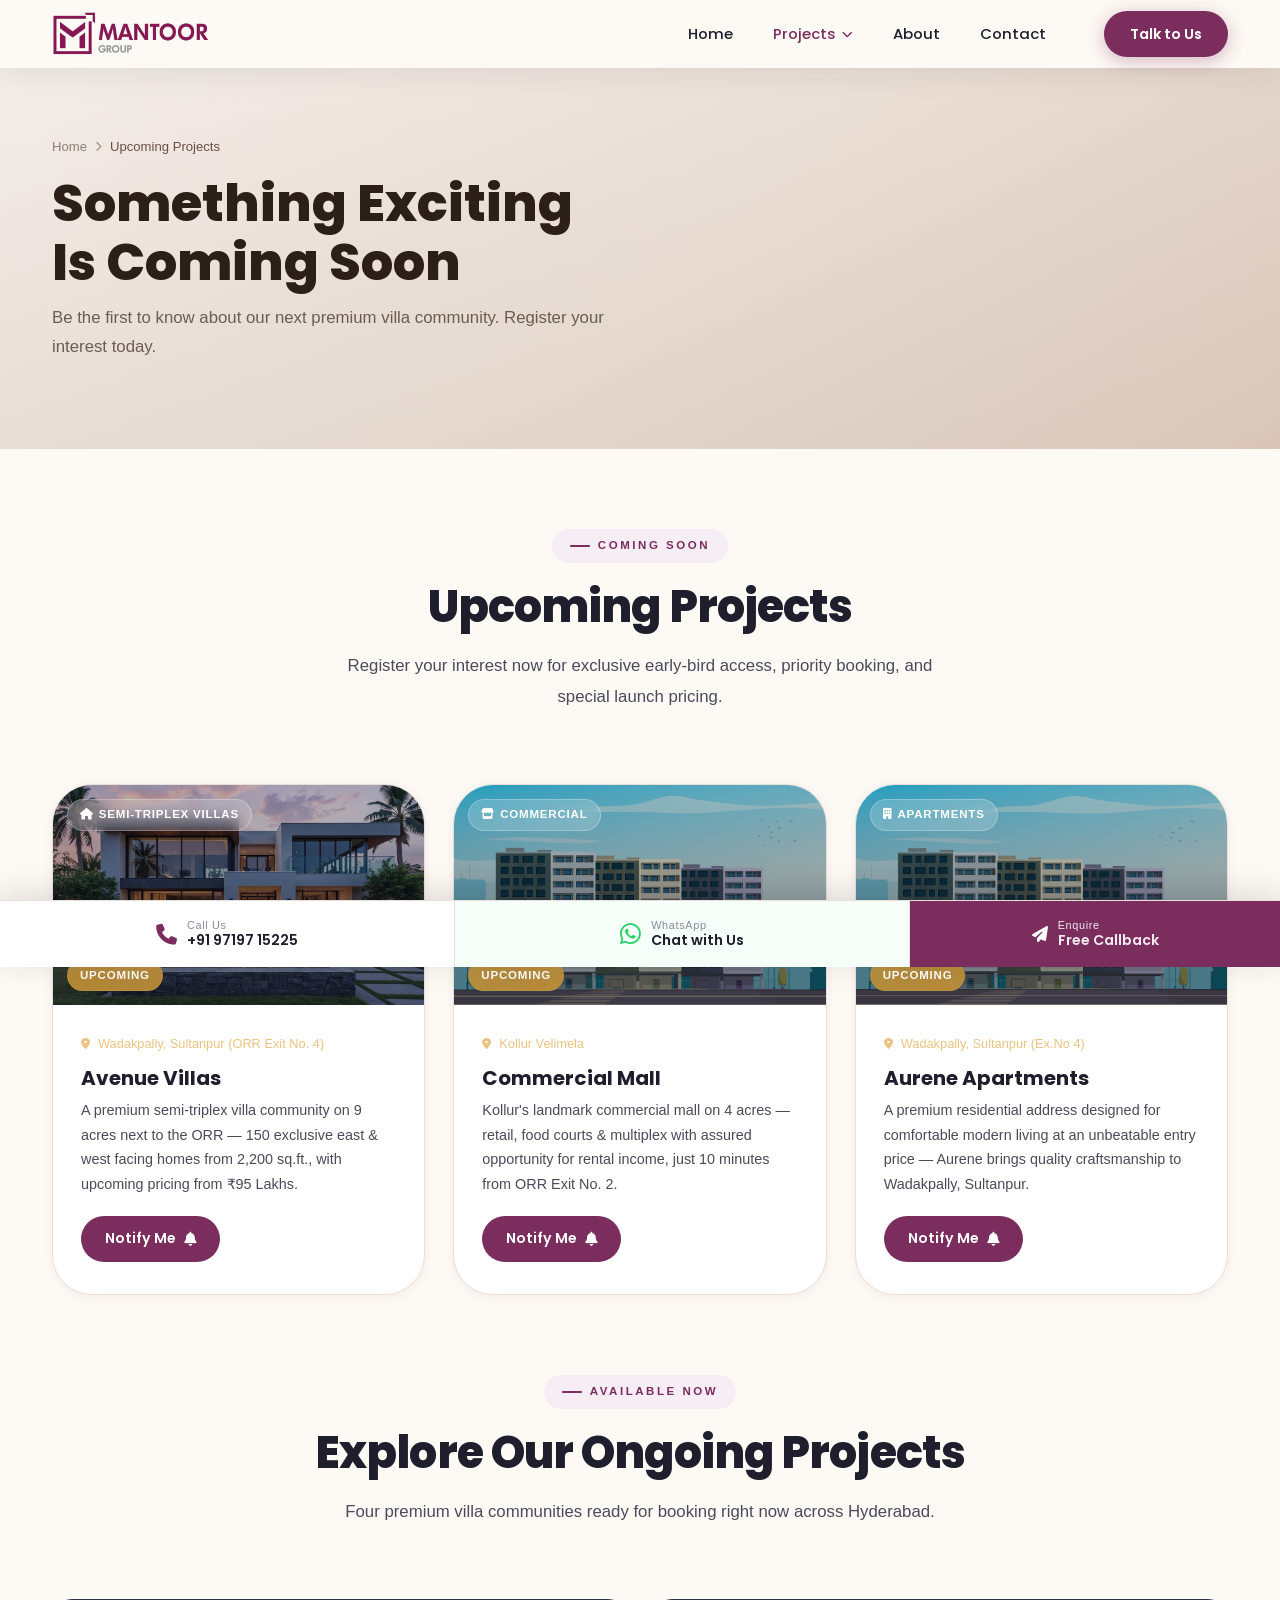
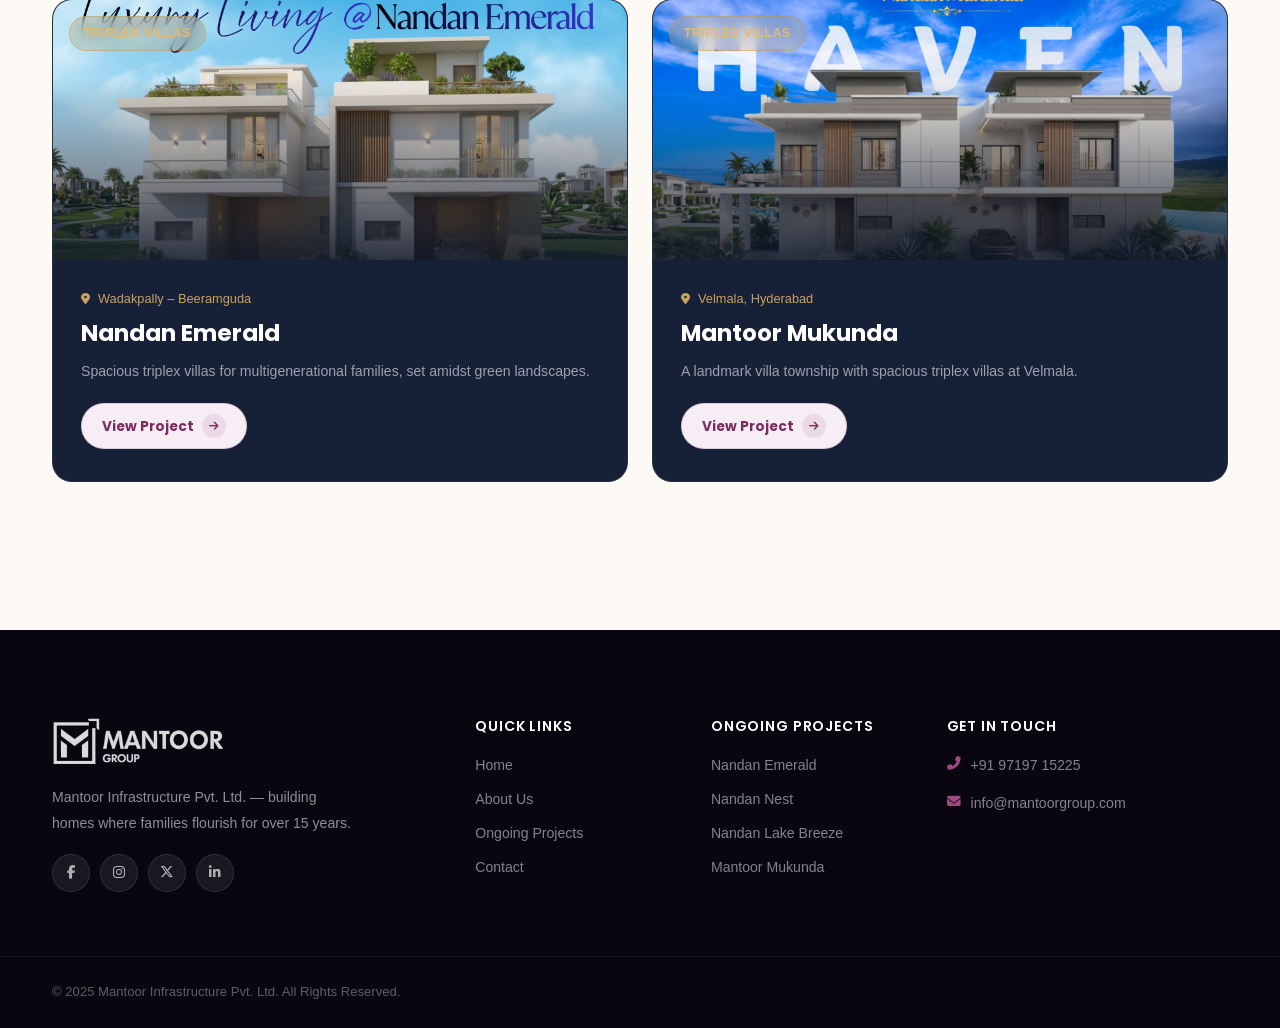
<file: pages/upcoming.html>
<!DOCTYPE html>
<html lang="en">
<head>
  <meta charset="UTF-8" />
  <meta name="viewport" content="width=device-width, initial-scale=1.0" />
  <title>Upcoming Projects | Mantoor Group</title>
  <link rel="preconnect" href="https://fonts.googleapis.com" />
  <link rel="preconnect" href="https://fonts.gstatic.com" crossorigin />
  <link href="https://fonts.googleapis.com/css2?family=Poppins:wght@300;400;500;600;700;800&family=Google+Sans:wght@400;500;700&display=swap" rel="stylesheet" />
  <link rel="stylesheet" href="https://cdnjs.cloudflare.com/ajax/libs/font-awesome/6.5.0/css/all.min.css" />
  <link rel="stylesheet" href="../css/style.css" />
  <link rel="stylesheet" href="../css/inner.css" />
  <link rel="icon" type="image/png" href="../images/mantoor-logo.png" />
</head>
<body>
  <header class="navbar" id="navbar">
    <div class="nav-container">
      <a href="../index.html" class="nav-logo"><img src="../images/mantoor-logo.png" alt="Mantoor Group" /></a>
      <nav class="nav-links-desktop">
        <a href="../index.html">Home</a>
        <div class="nav-dropdown">
          <a href="#" class="active-nav">Projects <i class="fas fa-chevron-down"></i></a>
          <div class="dropdown-menu">
            <a href="ongoing.html">Ongoing Projects</a>
            <a href="upcoming.html">Upcoming Projects</a>
            <a href="completed.html">Completed Projects</a>
          </div>
        </div>
        <a href="about.html">About</a>
        <a href="contact.html">Contact</a>
      </nav>
      <a href="tel:+919719715225" class="nav-cta">Talk to Us</a>
      <button class="hamburger" id="hamburgerBtn"><span></span><span></span><span></span></button>
    </div>
  </header>
  <div class="mobile-overlay" id="mobileOverlay"></div>
  <nav class="mobile-menu" id="mobileMenu">
    <button class="mobile-close" id="mobileClose"><i class="fas fa-times"></i></button>
    <div class="mobile-logo"><img src="../images/mantoor-logo.png" alt="Mantoor Group" /></div>
    <ul>
      <li><a href="../index.html" class="mobile-link">Home</a></li>
      <li class="mobile-dropdown-parent">
        <button class="mobile-dropdown-toggle">Projects <i class="fas fa-chevron-down"></i></button>
        <ul class="mobile-dropdown">
          <li><a href="ongoing.html" class="mobile-link">Ongoing Projects</a></li>
          <li><a href="upcoming.html" class="mobile-link">Upcoming Projects</a></li>
          <li><a href="completed.html" class="mobile-link">Completed Projects</a></li>
        </ul>
      </li>
      <li><a href="about.html" class="mobile-link">About</a></li>
      <li><a href="contact.html" class="mobile-link">Contact</a></li>
    </ul>
    <div class="mobile-menu-footer">
      <a href="tel:+919719715225" class="btn-primary">Call Us Now</a>
      <a href="https://wa.me/919719715225" target="_blank" class="btn-whatsapp"><i class="fab fa-whatsapp"></i> WhatsApp</a>
    </div>
  </nav>

  <section class="inner-hero inner-hero--light">
    <div class="inner-hero-bg" style="position:absolute;inset:0;"></div>
    <div class="inner-hero-overlay"></div>
    <div class="container inner-hero-content">
      <div class="breadcrumb"><a href="../index.html">Home</a> <i class="fas fa-chevron-right"></i> <span>Upcoming Projects</span></div>
      <h1>Something Exciting<br />Is Coming Soon</h1>
      <p>Be the first to know about our next premium villa community. Register your interest today.</p>
    </div>
  </section>

  <section class="inner-section">
    <div class="container">

      <!-- Upcoming Projects -->
      <div class="section-header reveal">
        <span class="section-label">Coming Soon</span>
        <h2 class="section-title">Upcoming Projects</h2>
        <p class="section-subtitle">Register your interest now for exclusive early-bird access, priority booking, and special launch pricing.</p>
      </div>

      <div class="upcoming-projects-grid upcoming-projects-grid--3">

        <!-- Avenue Villas — Upcoming -->
        <div class="upcoming-project-card reveal">
          <div class="upcoming-card-img" style="background-image:url('../images/upcoming-projects/villa.jpeg');background-size:cover;background-position:center;">
            <div class="upcoming-card-img-overlay"></div>
            <span class="upcoming-card-badge"><i class="fas fa-home"></i> Semi-Triplex Villas</span>
            <span class="upcoming-card-badge upcoming-card-badge--soon">Upcoming</span>
          </div>
          <div class="upcoming-card-body">
            <div class="project-card-meta"><i class="fas fa-map-marker-alt"></i><span>Wadakpally, Sultanpur (ORR Exit No. 4)</span></div>
            <h3>Avenue Villas</h3>
            <p>A premium semi-triplex villa community on 9 acres next to the ORR — 150 exclusive east &amp; west facing homes from 2,200 sq.ft., with upcoming pricing from ₹95 Lakhs.</p>
            <a href="contact.html" class="upcoming-notify-btn">Notify Me <i class="fas fa-bell"></i></a>
          </div>
        </div>

        <!-- Commercial Mall — Upcoming -->
        <div class="upcoming-project-card reveal">
          <div class="upcoming-card-img" style="background-image:url('../images/upcoming-projects/apartment.jpg');background-size:cover;background-position:center;">
            <div class="upcoming-card-img-overlay"></div>
            <span class="upcoming-card-badge"><i class="fas fa-store"></i> Commercial</span>
            <span class="upcoming-card-badge upcoming-card-badge--soon">Upcoming</span>
          </div>
          <div class="upcoming-card-body">
            <div class="project-card-meta"><i class="fas fa-map-marker-alt"></i><span>Kollur Velimela</span></div>
            <h3>Commercial Mall</h3>
            <p>Kollur's landmark commercial mall on 4 acres — retail, food courts &amp; multiplex with assured opportunity for rental income, just 10 minutes from ORR Exit No. 2.</p>
            <a href="contact.html" class="upcoming-notify-btn">Notify Me <i class="fas fa-bell"></i></a>
          </div>
        </div>

        <!-- Aurene Apartments — Upcoming -->
        <div class="upcoming-project-card reveal">
          <div class="upcoming-card-img" style="background-image:url('../images/upcoming-projects/apartment.jpg');background-size:cover;background-position:center;">
            <div class="upcoming-card-img-overlay"></div>
            <span class="upcoming-card-badge"><i class="fas fa-building"></i> Apartments</span>
            <span class="upcoming-card-badge upcoming-card-badge--soon">Upcoming</span>
          </div>
          <div class="upcoming-card-body">
            <div class="project-card-meta"><i class="fas fa-map-marker-alt"></i><span>Wadakpally, Sultanpur (Ex.No 4)</span></div>
            <h3>Aurene Apartments</h3>
            <p>A premium residential address designed for comfortable modern living at an unbeatable entry price — Aurene brings quality craftsmanship to Wadakpally, Sultanpur.</p>
            <a href="contact.html" class="upcoming-notify-btn">Notify Me <i class="fas fa-bell"></i></a>
          </div>
        </div>

      </div>

      <!-- Ongoing Projects Teaser -->
      <div class="section-header reveal">
        <span class="section-label">Available Now</span>
        <h2 class="section-title">Explore Our Ongoing Projects</h2>
        <p class="section-subtitle">Four premium villa communities ready for booking right now across Hyderabad.</p>
      </div>
      <div class="projects-grid">
        <div class="project-card reveal">
          <div class="project-card-img"><div class="project-img-bg" style="background-image:url('../images/ongoing-projects/emerald.png');background-size:cover;background-position:center;"></div><div class="project-badge-tag">Triplex Villas</div></div>
          <div class="project-card-body">
            <div class="project-card-meta"><i class="fas fa-map-marker-alt"></i><span>Wadakpally – Beeramguda</span></div>
            <h3 class="project-card-title">Nandan Emerald</h3>
            <p class="project-card-desc">Spacious triplex villas for multigenerational families, set amidst green landscapes.</p>
            <a href="nandan-emerald.html" class="project-cta">View Project <i class="fas fa-arrow-right"></i></a>
          </div>
        </div>
        <div class="project-card reveal">
          <div class="project-card-img"><div class="project-img-bg" style="background-image:url('../images/ongoing-projects/mukunda.jpeg');background-size:cover;background-position:center;"></div><div class="project-badge-tag">Triplex Villas</div></div>
          <div class="project-card-body">
            <div class="project-card-meta"><i class="fas fa-map-marker-alt"></i><span>Velmala, Hyderabad</span></div>
            <h3 class="project-card-title">Mantoor Mukunda</h3>
            <p class="project-card-desc">A landmark villa township with spacious triplex villas at Velmala.</p>
            <a href="mantoor-mukunda.html" class="project-cta">View Project <i class="fas fa-arrow-right"></i></a>
          </div>
        </div>
      </div>

    </div>
  </section>

  <footer class="footer">
    <div class="footer-top"><div class="container"><div class="footer-grid">
      <div class="footer-brand">
        <a href="../index.html"><img src="../images/mantoor-logo.png" alt="Mantoor Group" class="footer-logo" /></a>
        <p>Mantoor Infrastructure Pvt. Ltd. — building homes where families flourish for over 15 years.</p>
        <div class="footer-social">
          <a href="https://www.facebook.com/profile.php?id=100093069050071" target="_blank"><i class="fab fa-facebook-f"></i></a>
          <a href="https://instagram.com/mantoor.group/" target="_blank"><i class="fab fa-instagram"></i></a>
          <a href="https://x.com/MantoorGroupHyd" target="_blank"><i class="fab fa-x-twitter"></i></a>
          <a href="https://linkedin.com/company/mantoorgroup/" target="_blank"><i class="fab fa-linkedin-in"></i></a>
        </div>
      </div>
      <div class="footer-col"><h4>Quick Links</h4><ul>
        <li><a href="../index.html">Home</a></li><li><a href="about.html">About Us</a></li>
        <li><a href="ongoing.html">Ongoing Projects</a></li><li><a href="contact.html">Contact</a></li>
      </ul></div>
      <div class="footer-col"><h4>Ongoing Projects</h4><ul>
        <li><a href="nandan-emerald.html">Nandan Emerald</a></li>
        <li><a href="nandan-nest.html">Nandan Nest</a></li>
        <li><a href="nandan-lake-breeze.html">Nandan Lake Breeze</a></li>
        <li><a href="mantoor-mukunda.html">Mantoor Mukunda</a></li>
      </ul></div>
      <div class="footer-col"><h4>Get In Touch</h4><address>
        <p><i class="fas fa-phone-alt"></i> <a href="tel:+919719715225">+91 97197 15225</a></p>
        <p><i class="fas fa-envelope"></i> <a href="mailto:info@mantoorgroup.com">info@mantoorgroup.com</a></p>
      </address></div>
    </div></div></div>
    <div class="footer-bottom"><div class="container">
      <p>&copy; 2025 Mantoor Infrastructure Pvt. Ltd. All Rights Reserved.</p>
    </div></div>
  </footer>
  <div class="floating-cta-bar" id="floatingCta">
    <a href="tel:+919719715225" class="fcta-item fcta-call"><i class="fas fa-phone-alt"></i><div class="fcta-text"><span class="fcta-label">Call Us</span><span class="fcta-value">+91 97197 15225</span></div></a>
    <a href="https://wa.me/919719715225" target="_blank" class="fcta-item fcta-whatsapp"><i class="fab fa-whatsapp"></i><div class="fcta-text"><span class="fcta-label">WhatsApp</span><span class="fcta-value">Chat with Us</span></div></a>
    <a href="contact.html" class="fcta-item fcta-enquire"><i class="fas fa-paper-plane"></i><div class="fcta-text"><span class="fcta-label">Enquire</span><span class="fcta-value">Free Callback</span></div></a>
  </div>
  <script src="../js/main.js"></script>
</body>
</html>
</file>
<file: css/style.css>
/* ═══════════════════════════════════════════
   MANTOOR GROUP — PREMIUM STYLESHEET v2
   ═══════════════════════════════════════════ */

/* ─── CSS CUSTOM PROPERTIES ─── */
:root {
  --color-primary:    #7B2D5E;
  --color-primary-dk: #5A1F44;
  --color-primary-lt: #A04880;
  --color-gold:       #C9963A;
  --color-gold-lt:    #E8B96A;

  --color-bg:         #FDFAF5;
  --color-bg-alt:     #F5F0E8;
  --color-bg-pastel1: #F7EEF5;
  --color-bg-pastel2: #EDF3F0;
  --color-bg-pastel3: #FFF4EC;
  --color-bg-pastel4: #EEF1F8;

  --color-dark:       #0D1628;
  --color-dark-mid:   #162036;
  --color-dark-lt:    #1E2D48;

  --color-text:       #1E1E2C;
  --color-text-mid:   #4A4A5A;
  --color-text-muted: #8A8A9A;
  --color-border:     #E8E0D8;
  --color-white:      #FFFFFF;

  --font-heading:     'Poppins', sans-serif;
  --font-body:        'Google Sans', 'Nunito Sans', sans-serif;

  --radius-sm:  8px;
  --radius-md:  16px;
  --radius-lg:  24px;
  --radius-xl:  40px;

  --shadow-sm:   0 2px 12px rgba(123,45,94,0.08);
  --shadow-md:   0 8px 32px rgba(123,45,94,0.14);
  --shadow-lg:   0 24px 64px rgba(123,45,94,0.18);
  --shadow-card: 0 4px 28px rgba(30,30,44,0.08);
  --shadow-gold: 0 8px 32px rgba(201,150,58,0.25);

  --transition:      0.35s cubic-bezier(0.4, 0, 0.2, 1);
  --transition-slow: 0.6s cubic-bezier(0.4, 0, 0.2, 1);
  --nav-h: 88px;
}

/* ─── RESET ─── */
*, *::before, *::after { box-sizing: border-box; margin: 0; padding: 0; }
html { scroll-behavior: smooth; font-size: 16px; -webkit-text-size-adjust: 100%; }
body {
  font-family: var(--font-body);
  background: var(--color-bg);
  color: var(--color-text);
  line-height: 1.7;
  overflow-x: hidden;
}
img { max-width: 100%; display: block; }
a   { text-decoration: none; color: inherit; }
ul  { list-style: none; }
address { font-style: normal; }
button { cursor: pointer; border: none; background: none; font-family: inherit; }

h1, h2, h3, h4, h5 {
  font-family: var(--font-heading);
  line-height: 1.15;
  color: var(--color-text);
}

/* ─── UTILITIES ─── */
.container {
  max-width: 1240px;
  width: 100%;
  margin: 0 auto;
  padding: 0 32px;
}
.mt-24 { margin-top: 24px; }

.section-label {
  display: inline-flex;
  align-items: center;
  gap: 8px;
  font-family: var(--font-body);
  font-size: 0.72rem;
  font-weight: 600;
  letter-spacing: 0.22em;
  text-transform: uppercase;
  color: var(--color-primary);
  background: var(--color-bg-pastel1);
  padding: 7px 18px;
  border-radius: 100px;
  margin-bottom: 18px;
}
.section-label::before {
  content: '';
  width: 20px;
  height: 2px;
  background: var(--color-primary);
  border-radius: 2px;
  display: inline-block;
}

.section-title {
  font-size: clamp(2rem, 3.5vw, 3rem);
  font-weight: 800;
  color: var(--color-text);
  line-height: 1.15;
  margin-bottom: 18px;
  letter-spacing: -0.02em;
}

.section-subtitle, .section-desc {
  font-size: 1.05rem;
  color: var(--color-text-mid);
  max-width: 600px;
  line-height: 1.85;
}

.section-header { text-align: center; margin-bottom: 72px; }
.section-header .section-subtitle { margin: 0 auto; }
.section-header .section-label { margin-left: auto; margin-right: auto; display: flex; width: fit-content; }

/* ─── SCROLL REVEAL ─── */
.reveal       { opacity: 0; transform: translateY(48px); transition: opacity 0.8s ease, transform 0.8s ease; }
.reveal-left  { opacity: 0; transform: translateX(-56px); transition: opacity 0.8s ease, transform 0.8s ease; }
.reveal-right { opacity: 0; transform: translateX(56px);  transition: opacity 0.8s ease, transform 0.8s ease; }
.reveal-scale { opacity: 0; transform: scale(0.92);       transition: opacity 0.8s ease, transform 0.8s ease; }

.reveal.visible, .reveal-left.visible,
.reveal-right.visible, .reveal-scale.visible {
  opacity: 1;
  transform: translate(0, 0) scale(1);
}

/* ─── BUTTONS ─── */
.btn-primary {
  display: inline-flex;
  align-items: center;
  gap: 10px;
  background: var(--color-primary);
  color: var(--color-white);
  padding: 15px 36px;
  border-radius: 100px;
  font-family: var(--font-heading);
  font-weight: 600;
  font-size: 0.95rem;
  letter-spacing: 0.02em;
  transition: var(--transition);
  box-shadow: 0 6px 24px rgba(123,45,94,0.32);
  position: relative;
  overflow: hidden;
}
.btn-primary::after {
  content: '';
  position: absolute;
  inset: 0;
  background: linear-gradient(135deg, rgba(255,255,255,0.18), transparent 60%);
  opacity: 0;
  transition: var(--transition);
}
.btn-primary:hover {
  background: var(--color-primary-dk);
  transform: translateY(-3px);
  box-shadow: 0 12px 36px rgba(123,45,94,0.42);
}
.btn-primary:hover::after { opacity: 1; }
.btn-primary:active { transform: translateY(0); }

.btn-gold {
  display: inline-flex;
  align-items: center;
  gap: 10px;
  background: linear-gradient(135deg, var(--color-gold), var(--color-gold-lt));
  color: #1a0a00;
  padding: 15px 36px;
  border-radius: 100px;
  font-family: var(--font-heading);
  font-weight: 700;
  font-size: 0.95rem;
  transition: var(--transition);
  box-shadow: var(--shadow-gold);
}
.btn-gold:hover {
  transform: translateY(-3px);
  box-shadow: 0 16px 48px rgba(201,150,58,0.4);
}

.btn-outline {
  display: inline-flex;
  align-items: center;
  gap: 10px;
  background: transparent;
  color: var(--color-primary);
  padding: 14px 34px;
  border-radius: 100px;
  border: 2px solid var(--color-primary);
  font-family: var(--font-heading);
  font-weight: 600;
  font-size: 0.95rem;
  transition: var(--transition);
}
.btn-outline:hover {
  background: var(--color-primary);
  color: var(--color-white);
  transform: translateY(-3px);
  box-shadow: 0 10px 32px rgba(123,45,94,0.3);
}

.btn-outline-white {
  display: inline-flex;
  align-items: center;
  gap: 10px;
  background: transparent;
  color: rgba(255,255,255,0.9);
  padding: 14px 34px;
  border-radius: 100px;
  border: 2px solid rgba(255,255,255,0.5);
  font-family: var(--font-heading);
  font-weight: 600;
  font-size: 0.95rem;
  transition: var(--transition);
}
.btn-outline-white:hover {
  background: rgba(255,255,255,0.15);
  border-color: white;
  color: white;
  transform: translateY(-3px);
}

.btn-ghost {
  display: inline-flex;
  align-items: center;
  gap: 10px;
  background: transparent;
  color: rgba(255,255,255,0.7);
  padding: 14px 34px;
  border-radius: 100px;
  border: 2px solid rgba(255,255,255,0.25);
  font-family: var(--font-heading);
  font-weight: 600;
  font-size: 0.95rem;
  transition: var(--transition);
}
.btn-ghost:hover {
  border-color: rgba(255,255,255,0.6);
  color: white;
  transform: translateY(-3px);
}

.btn-whatsapp {
  display: inline-flex;
  align-items: center;
  gap: 8px;
  background: #25D366;
  color: white;
  padding: 14px 28px;
  border-radius: 100px;
  font-family: var(--font-heading);
  font-weight: 600;
  font-size: 0.92rem;
  transition: var(--transition);
  box-shadow: 0 4px 20px rgba(37,211,102,0.3);
}
.btn-whatsapp:hover { background: #128C7E; transform: translateY(-3px); }

/* ═══════════════════════════════════════════
   NAVBAR
   ═══════════════════════════════════════════ */
.navbar {
  position: fixed;
  top: 0; left: 0; right: 0;
  height: var(--nav-h);
  z-index: 1000;
  transition: background 0.45s ease, box-shadow 0.45s ease, height 0.35s ease;
}
.navbar.scrolled {
  background: rgba(253,250,245,0.97);
  backdrop-filter: blur(20px);
  box-shadow: 0 2px 32px rgba(30,30,44,0.10);
  height: 68px;
}

.nav-container {
  max-width: 1240px;
  margin: 0 auto;
  padding: 0 32px;
  height: 100%;
  display: flex;
  align-items: center;
  gap: 40px;
}

/* BIGGER LOGO */
.nav-logo img {
  height: 58px;
  width: auto;
  transition: var(--transition);
}
.navbar.scrolled .nav-logo img { height: 44px; }

.nav-links-desktop {
  display: flex;
  align-items: center;
  gap: 4px;
  margin-left: auto;
}

.nav-links-desktop > a,
.nav-dropdown > a {
  font-family: var(--font-heading);
  font-size: 0.93rem;
  font-weight: 500;
  color: var(--color-text);
  padding: 8px 18px;
  border-radius: 100px;
  transition: var(--transition);
  display: flex;
  align-items: center;
  gap: 6px;
}
.navbar:not(.scrolled) .nav-links-desktop > a,
.navbar:not(.scrolled) .nav-dropdown > a { color: rgba(255,255,255,0.9); }
.navbar:not(.scrolled) .nav-links-desktop > a:hover,
.navbar:not(.scrolled) .nav-dropdown > a:hover { background: rgba(255,255,255,0.12); color: white; }
.navbar.scrolled .nav-links-desktop > a:hover,
.navbar.scrolled .nav-dropdown > a:hover { background: var(--color-bg-pastel1); color: var(--color-primary); }

/* Dropdown */
.nav-dropdown { position: relative; }
.nav-dropdown > a i { font-size: 0.68rem; transition: transform 0.3s ease; }
.nav-dropdown:hover > a i { transform: rotate(180deg); }

.dropdown-menu {
  position: absolute;
  top: calc(100% + 10px);
  left: 50%;
  transform: translateX(-50%) translateY(8px);
  background: white;
  border-radius: var(--radius-md);
  box-shadow: 0 20px 60px rgba(30,30,44,0.14);
  padding: 8px;
  min-width: 230px;
  opacity: 0;
  visibility: hidden;
  transition: all 0.3s cubic-bezier(0.4,0,0.2,1);
  border: 1px solid rgba(232,224,216,0.6);
}
.nav-dropdown:hover .dropdown-menu {
  opacity: 1;
  visibility: visible;
  transform: translateX(-50%) translateY(0);
}
.dropdown-menu a {
  display: block;
  padding: 11px 18px;
  font-family: var(--font-heading);
  font-size: 0.88rem;
  font-weight: 500;
  color: var(--color-text-mid);
  border-radius: var(--radius-sm);
  transition: var(--transition);
}
.dropdown-menu a:hover {
  background: var(--color-bg-pastel1);
  color: var(--color-primary);
  padding-left: 24px;
}

.nav-cta {
  font-family: var(--font-heading);
  font-size: 0.9rem;
  font-weight: 600;
  background: var(--color-primary);
  color: white !important;
  padding: 11px 26px;
  border-radius: 100px;
  transition: var(--transition);
  white-space: nowrap;
  box-shadow: 0 4px 18px rgba(123,45,94,0.32);
}
.nav-cta:hover {
  background: var(--color-primary-dk);
  transform: translateY(-2px);
  box-shadow: 0 8px 28px rgba(123,45,94,0.42);
}

.hamburger {
  display: none;
  flex-direction: column;
  gap: 5px;
  padding: 8px;
  margin-left: auto;
}
.hamburger span {
  display: block;
  width: 26px;
  height: 2px;
  background: var(--color-text);
  border-radius: 2px;
  transition: var(--transition);
}
.navbar:not(.scrolled) .hamburger span { background: white; }
.hamburger.active span:nth-child(1) { transform: rotate(45deg) translate(5px, 5px); }
.hamburger.active span:nth-child(2) { opacity: 0; }
.hamburger.active span:nth-child(3) { transform: rotate(-45deg) translate(5px, -5px); }

/* Mobile Menu */
.mobile-overlay {
  position: fixed; inset: 0;
  background: rgba(13,22,40,0.55);
  z-index: 1100; opacity: 0; visibility: hidden;
  transition: var(--transition); backdrop-filter: blur(6px);
}
.mobile-overlay.active { opacity: 1; visibility: visible; }

.mobile-menu {
  position: fixed; top: 0; right: 0;
  width: min(400px, 92vw);
  height: 100dvh;
  background: var(--color-white);
  z-index: 1200;
  transform: translateX(100%);
  transition: transform 0.45s cubic-bezier(0.4,0,0.2,1);
  overflow-y: auto;
  display: flex;
  flex-direction: column;
  padding: 32px 28px;
}
.mobile-menu.active { transform: translateX(0); }

.mobile-close {
  align-self: flex-end;
  width: 44px; height: 44px;
  border-radius: 50%;
  background: var(--color-bg-alt);
  display: flex; align-items: center; justify-content: center;
  font-size: 1.1rem; color: var(--color-text);
  transition: var(--transition); flex-shrink: 0;
}
.mobile-close:hover { background: var(--color-bg-pastel1); color: var(--color-primary); }

.mobile-logo { padding: 20px 0 32px; border-bottom: 1px solid var(--color-border); margin-bottom: 24px; }
.mobile-logo img { height: 46px; }

.mobile-menu ul { display: flex; flex-direction: column; gap: 4px; }

.mobile-link {
  display: block;
  font-family: var(--font-heading);
  font-size: 1.05rem; font-weight: 500;
  color: var(--color-text);
  padding: 14px 16px;
  border-radius: var(--radius-sm);
  transition: var(--transition);
}
.mobile-link:hover { background: var(--color-bg-pastel1); color: var(--color-primary); padding-left: 22px; }

.mobile-dropdown-toggle {
  display: flex; align-items: center; justify-content: space-between;
  width: 100%;
  font-family: var(--font-heading);
  font-size: 1.05rem; font-weight: 500; color: var(--color-text);
  padding: 14px 16px; border-radius: var(--radius-sm); transition: var(--transition);
}
.mobile-dropdown-toggle:hover { background: var(--color-bg-pastel1); color: var(--color-primary); }
.mobile-dropdown-toggle i { transition: transform 0.3s ease; }
.mobile-dropdown-toggle.open i { transform: rotate(180deg); }

.mobile-dropdown { padding-left: 16px; overflow: hidden; max-height: 0; transition: max-height 0.4s ease; }
.mobile-dropdown.open { max-height: 200px; }
.mobile-dropdown li { margin: 2px 0; }
.mobile-dropdown .mobile-link { font-size: 0.93rem; color: var(--color-text-mid); }

.mobile-menu-footer {
  margin-top: auto; padding-top: 32px;
  border-top: 1px solid var(--color-border);
  display: flex; flex-direction: column; gap: 12px;
}

/* ═══════════════════════════════════════════
   HERO — SPLIT LAYOUT (image | text)
   ═══════════════════════════════════════════ */
.hero-split {
  display: flex;
  min-height: 100dvh;
  padding-top: var(--nav-h);
  background: var(--color-bg);
}
.hero-split-img {
  flex: 0 0 55%;
  position: relative;
  overflow: hidden;
}
.hero-split-img img {
  width: 100%;
  height: 100%;
  object-fit: cover;
  object-position: center top;
  display: block;
}
.hero-split-content {
  flex: 1;
  display: flex;
  flex-direction: column;
  justify-content: center;
  padding: 56px 64px 56px 60px;
  background: var(--color-bg);
}
.hero-split-content .hero-eyebrow {
  color: var(--color-gold);
  margin-bottom: 20px;
  opacity: 1;
}
.hero-split-content .hero-eyebrow::before { background: var(--color-gold); }
.hero-split-content .hero-title {
  color: var(--color-text);
  font-size: clamp(1.9rem, 2.8vw, 3rem);
  max-width: 480px;
}
.hero-split-content .highlight-text { color: var(--color-primary); }
.hero-split-content .hero-subtitle {
  color: var(--color-text-mid);
  margin-bottom: 36px;
  max-width: 400px;
}
.hero-split-content .hero-actions .btn-outline {
  padding: 12px 28px;
  font-size: 0.88rem;
}
@media (max-width: 960px) {
  .hero-split { flex-direction: column; min-height: auto; }
  .hero-split-img { flex: 0 0 auto; height: 52vw; min-height: 260px; max-height: 420px; }
  .hero-split-content { padding: 44px 32px 52px; }
  .hero-split-content .hero-title { font-size: clamp(1.7rem, 5vw, 2.4rem); max-width: 100%; }
  .hero-split-content .hero-subtitle { max-width: 100%; }
}
@media (max-width: 540px) {
  .hero-split-img { height: 60vw; }
  .hero-split-content { padding: 36px 20px 48px; }
  .hero-split-content .hero-actions { flex-direction: column; }
  .hero-split-content .hero-actions > * { width: 100%; justify-content: center; }
}

/* ═══════════════════════════════════════════
   HERO — CAROUSEL
   ═══════════════════════════════════════════ */
.hero-carousel {
  position: relative;
  margin-top: var(--nav-h);
  width: 100%;
  overflow: hidden;
}

.hc-slides {
  position: relative;
  width: 100%;
}

/* Inactive slides stack absolutely over the active one */
.hc-slide {
  position: absolute;
  top: 0;
  left: 0;
  width: 100%;
  opacity: 0;
  transition: opacity 1.2s ease-in-out;
  will-change: opacity;
}

/* Active slide is in normal flow — its image sets the container height */
.hc-slide.active {
  position: relative;
  opacity: 1;
}

/* Image fills its slide naturally — no forced height, no stretching */
.hc-slide-img {
  width: 100%;
  height: auto;
  display: block;
}

.hc-overlay {
  position: absolute;
  inset: 0;
  background: rgba(0, 0, 0, 0.08);
  z-index: 1;
}

.hc-content {
  position: relative;
  z-index: 2;
  padding-top: calc(var(--nav-h) + 24px);
  max-width: 680px;
}

.hc-content .hero-eyebrow        { color: var(--color-gold); }
.hc-content .hero-eyebrow::before { background: var(--color-gold); }
.hc-content .hero-title           { color: #fff; }
.hc-content .highlight-text       { color: var(--color-gold); }
.hc-content .hero-subtitle        { color: rgba(255, 255, 255, 0.82); }

/* Navigation arrows */
.hc-btn {
  position: absolute;
  top: 50%;
  transform: translateY(-50%);
  z-index: 3;
  width: 50px;
  height: 50px;
  border-radius: 50%;
  border: 1.5px solid rgba(255, 255, 255, 0.40);
  background: rgba(255, 255, 255, 0.12);
  backdrop-filter: blur(6px);
  color: #fff;
  font-size: 1rem;
  cursor: pointer;
  display: flex;
  align-items: center;
  justify-content: center;
  transition: background 0.25s, border-color 0.25s, transform 0.25s;
}
.hc-btn:hover {
  background: rgba(255, 255, 255, 0.25);
  border-color: rgba(255, 255, 255, 0.70);
  transform: translateY(-50%) scale(1.08);
}
.hc-prev { left: 32px; }
.hc-next { right: 32px; }

/* Dot indicators */
.hc-dots {
  position: absolute;
  bottom: 36px;
  left: 50%;
  transform: translateX(-50%);
  z-index: 3;
  display: flex;
  gap: 10px;
  align-items: center;
}
.hc-dot {
  width: 8px;
  height: 8px;
  border-radius: 50%;
  background: rgba(255, 255, 255, 0.40);
  border: none;
  cursor: pointer;
  padding: 0;
  transition: background 0.3s, transform 0.3s, width 0.3s;
}
.hc-dot.active {
  background: var(--color-gold);
  transform: scale(1.35);
  width: 24px;
  border-radius: 100px;
}

@media (max-width: 768px) {
  .hc-content {
    max-width: 100%;
    padding-left: 20px;
    padding-right: 20px;
  }
  .hc-btn { width: 40px; height: 40px; font-size: 0.85rem; }
  .hc-prev { left: 12px; }
  .hc-next { right: 12px; }
  .hc-dots { bottom: 24px; }
}

/* ═══════════════════════════════════════════
   HERO — REAL IMAGE BACKGROUND (legacy, kept for reference)
   ═══════════════════════════════════════════ */
.hero {
  position: relative;
  height: 100dvh;
  min-height: 600px;
  display: flex;
  align-items: flex-end;
  overflow: hidden;
}

.hero-bg {
  position: absolute;
  inset: 0;
  background-image: url('../images/hero-bg.png');
  background-size: cover;
  background-position: center center;
  transform: scale(1.04);
  transition: transform 12s ease-out;
  will-change: transform;
}
.hero-bg.loaded { transform: scale(1); }

.hero-overlay {
  position: absolute;
  inset: 0;
  background:
    linear-gradient(
      to top,
      rgba(10,6,14,0.88) 0%,
      rgba(10,6,14,0.55) 40%,
      rgba(10,6,14,0.20) 100%
    );
  z-index: 1;
}
/* Side vignette */
.hero-overlay::after {
  content: '';
  position: absolute;
  inset: 0;
  background: linear-gradient(
    to right,
    rgba(10,6,14,0.50) 0%,
    transparent 60%
  );
}

.hero-content {
  position: relative;
  z-index: 2;
  width: 100%;
  max-width: 1240px;
  margin: 0 auto;
  padding: 0 48px 88px;
}

/* Thin top divider line for elegance */
.hero-eyebrow {
  display: inline-flex;
  align-items: center;
  gap: 12px;
  font-family: var(--font-body);
  font-size: 0.7rem;
  font-weight: 500;
  letter-spacing: 0.28em;
  text-transform: uppercase;
  color: var(--color-gold-lt);
  margin-bottom: 22px;
  opacity: 0.9;
}
.hero-eyebrow::before {
  content: '';
  display: block;
  width: 28px;
  height: 1px;
  background: var(--color-gold-lt);
  opacity: 0.8;
}

/* CLEAN, PREMIUM HEADLINE — not huge */
.hero-title {
  font-size: clamp(2.2rem, 3.8vw, 3.6rem);
  font-weight: 700;
  color: white;
  line-height: 1.18;
  margin-bottom: 18px;
  letter-spacing: -0.02em;
  max-width: 580px;
}

/* Only the key phrase gets gold — not the whole line */
.highlight-text {
  color: var(--color-gold-lt);
  font-style: normal;
  /* No background-clip — simpler, cleaner */
}

.hero-subtitle {
  font-size: 0.97rem;
  font-weight: 400;
  color: rgba(255,255,255,0.62);
  max-width: 420px;
  margin-bottom: 36px;
  line-height: 1.9;
  letter-spacing: 0.01em;
}

.hero-actions {
  display: flex;
  align-items: center;
  gap: 14px;
  flex-wrap: wrap;
}

/* Smaller, refined CTA buttons in hero */
.hero-actions .btn-gold {
  padding: 12px 28px;
  font-size: 0.88rem;
  font-weight: 600;
  letter-spacing: 0.04em;
  box-shadow: 0 6px 24px rgba(201,150,58,0.3);
}
.hero-actions .btn-outline-white {
  padding: 11px 26px;
  font-size: 0.88rem;
  font-weight: 500;
  border-width: 1px;
  border-color: rgba(255,255,255,0.35);
  color: rgba(255,255,255,0.8);
  letter-spacing: 0.04em;
}
.hero-actions .btn-outline-white:hover {
  background: rgba(255,255,255,0.10);
  border-color: rgba(255,255,255,0.6);
  color: white;
}

/* Scroll indicator */
.hero-scroll-indicator {
  position: absolute;
  bottom: 36px;
  right: 48px;
  z-index: 2;
  display: flex;
  flex-direction: column;
  align-items: center;
  gap: 10px;
  color: rgba(255,255,255,0.4);
  font-size: 0.62rem;
  letter-spacing: 0.22em;
  text-transform: uppercase;
  writing-mode: vertical-rl;
}
.scroll-line {
  width: 1px;
  height: 52px;
  background: linear-gradient(to bottom, rgba(255,255,255,0.5), transparent);
  animation: scrollPulse 2.2s ease infinite;
}
@keyframes scrollPulse {
  0%, 100% { transform: scaleY(1); opacity: 0.5; }
  50% { transform: scaleY(0.55); opacity: 1; }
}

/* ═══════════════════════════════════════════
   ABOUT SECTION — SINGLE IMAGE LEFT
   ═══════════════════════════════════════════ */
.about-section {
  min-height: 100vh;
  display: flex;
  align-items: center;
  background: var(--color-white);
  padding: 100px 0;
}

.about-grid {
  display: grid;
  grid-template-columns: 1fr 1fr;
  gap: 80px;
  align-items: center;
}

/* ─ Single-image left column ─ */
.about-visual { position: relative; }

.about-img-frame {
  position: relative;
  border-radius: 28px;
  overflow: hidden;
  height: 580px;
  box-shadow: var(--shadow-lg);
}

.about-img-fill {
  position: absolute;
  inset: 0;
  background-image: url('../images/home-2.jpg');
  background-size: cover;
  background-position: center;
  transition: transform 0.7s ease;
}

.about-img-fill::after {
  content: '';
  position: absolute; inset: 0;
  background:
    linear-gradient(to bottom, transparent 50%, rgba(13,22,40,0.6) 100%);
}
.about-visual:hover .about-img-fill { transform: scale(1.04); }

/* Decorative gold border frame */
.about-img-frame::before {
  content: '';
  position: absolute;
  top: -12px; left: -12px;
  right: 50%; bottom: 50%;
  border: 3px solid var(--color-gold);
  border-radius: 16px;
  z-index: 2;
  pointer-events: none;
  opacity: 0.6;
}

/* 15+ badge floating on image */
.about-badge-float {
  position: absolute;
  bottom: -24px;
  right: -24px;
  width: 130px;
  height: 130px;
  background: var(--color-primary);
  border-radius: 50%;
  display: flex;
  flex-direction: column;
  align-items: center;
  justify-content: center;
  text-align: center;
  box-shadow: var(--shadow-md);
  z-index: 3;
  border: 4px solid var(--color-white);
}
.badge-num {
  font-family: var(--font-heading);
  font-size: 2.2rem;
  font-weight: 800;
  color: var(--color-gold-lt);
  line-height: 1;
}
.badge-text {
  font-size: 0.7rem;
  color: rgba(255,255,255,0.85);
  margin-top: 4px;
  line-height: 1.4;
  font-weight: 500;
}

/* Decorative dot cluster */
.about-dots {
  position: absolute;
  top: 40px;
  right: -40px;
  width: 100px;
  height: 100px;
  background-image: radial-gradient(circle, var(--color-primary) 1.5px, transparent 1.5px);
  background-size: 14px 14px;
  opacity: 0.2;
  z-index: 0;
}

/* ─ Right content ─ */
.about-content {}

.about-stats-grid {
  display: grid;
  grid-template-columns: 1fr 1fr;
  gap: 16px;
  margin: 32px 0 36px;
}

.about-stat {
  background: var(--color-bg);
  border: 1px solid var(--color-border);
  border-radius: var(--radius-md);
  padding: 22px 24px;
  transition: var(--transition);
}
.about-stat:hover {
  border-color: var(--color-primary);
  background: var(--color-bg-pastel1);
  transform: translateY(-4px);
  box-shadow: var(--shadow-sm);
}
.about-stat .astat-num {
  font-family: var(--font-heading);
  font-size: 2.2rem;
  font-weight: 800;
  color: var(--color-primary);
}
.about-stat > span:last-of-type {
  font-family: var(--font-heading);
  font-size: 2.2rem;
  font-weight: 800;
  color: var(--color-primary);
}
.about-stat p {
  font-size: 0.82rem;
  color: var(--color-text-muted);
  margin-top: 4px;
  font-weight: 500;
}

/* ═══════════════════════════════════════════
   PROJECTS SECTION — DARK NAVY
   ═══════════════════════════════════════════ */
.projects-section {
  min-height: 100vh;
  display: flex;
  align-items: center;
  padding: 100px 0;
  background: var(--color-dark);
  position: relative;
  overflow: hidden;
}

/* Dot grid pattern */
.projects-section::before {
  content: '';
  position: absolute;
  inset: 0;
  background-image: radial-gradient(circle, rgba(255,255,255,0.04) 1px, transparent 1px);
  background-size: 32px 32px;
  pointer-events: none;
}

/* Ambient glow orbs */
.projects-section::after {
  content: '';
  position: absolute;
  top: -200px; right: -200px;
  width: 700px; height: 700px;
  background: radial-gradient(ellipse, rgba(123,45,94,0.18) 0%, transparent 70%);
  border-radius: 50%;
  pointer-events: none;
}

.projects-glow-left {
  position: absolute;
  bottom: -200px; left: -200px;
  width: 600px; height: 600px;
  background: radial-gradient(ellipse, rgba(201,150,58,0.10) 0%, transparent 70%);
  border-radius: 50%;
  pointer-events: none;
}

/* Section label on dark bg */
.projects-section .section-label {
  background: rgba(255,255,255,0.08);
  color: var(--color-gold-lt);
  border: 1px solid rgba(201,150,58,0.25);
}
.projects-section .section-label::before { background: var(--color-gold-lt); }
.projects-section .section-title { color: white; }
.projects-section .section-subtitle { color: rgba(255,255,255,0.6); }

.projects-grid {
  display: grid;
  grid-template-columns: repeat(2, 1fr);
  gap: 24px;
  margin-bottom: 48px;
}

.project-card {
  background: var(--color-dark-mid);
  border-radius: 20px;
  overflow: hidden;
  border: 1px solid rgba(255,255,255,0.07);
  transition: var(--transition);
  position: relative;
}
.project-card:hover {
  transform: translateY(-10px);
  border-color: rgba(201,150,58,0.3);
  box-shadow: 0 30px 80px rgba(0,0,0,0.4), 0 0 0 1px rgba(201,150,58,0.15);
}

.project-card-img {
  position: relative;
  height: 260px;
  overflow: hidden;
}

.project-img-bg {
  position: absolute;
  inset: 0;
  background-size: cover;
  background-position: center;
  transition: transform 0.7s ease;
}
.project-card:hover .project-img-bg { transform: scale(1.08); }
.project-card-img img[src=""] {
  position: absolute;
  inset: 0;
  width: 100%;
  height: 100%;
  object-fit: contain;
  background: #243048;
  transition: transform 0.7s ease;
}
.project-card:hover img[src=""] { transform: scale(1.02); }

/* Project image backgrounds */
.proj-bg-1 {
  background-image: url('../images/projects/nandan-emerald.jpg');
  background-size: cover;
  background-position: center;
}
.proj-bg-2 {
  background-image: url('../images/projects/nandan-nest.jpg');
  background-size: cover;
  background-position: center;
}
.proj-bg-3 {
  background-image: url('../images/projects/nandan-lake-breeze.jpg');
  background-size: cover;
  background-position: center;
}
.proj-bg-4 {
  background-image: url('../images/projects/mantoor-mukunda.jpg');
  background-size: cover;
  background-position: center;
}

/* Gradient overlay on card image */
.project-card-img::after {
  content: '';
  position: absolute;
  inset: 0;
  background: linear-gradient(
    to bottom,
    transparent 30%,
    rgba(13,22,40,0.85) 100%
  );
}

.project-badge-tag {
  position: absolute;
  top: 16px;
  left: 16px;
  background: rgba(201,150,58,0.2);
  backdrop-filter: blur(8px);
  border: 1px solid rgba(201,150,58,0.45);
  color: var(--color-gold-lt);
  font-size: 0.75rem;
  font-weight: 700;
  padding: 6px 14px;
  border-radius: 100px;
  z-index: 2;
  letter-spacing: 0.06em;
  text-transform: uppercase;
}

.project-card-body {
  padding: 28px 28px 32px;
}

.project-card-meta {
  display: flex;
  align-items: center;
  gap: 8px;
  color: var(--color-gold-lt);
  font-size: 0.8rem;
  font-weight: 500;
  margin-bottom: 10px;
  opacity: 0.85;
}
.project-card-meta i { font-size: 0.75rem; }

.project-card-title {
  font-size: 1.45rem;
  font-weight: 700;
  color: white;
  margin-bottom: 12px;
}

.project-card-desc {
  font-size: 0.88rem;
  color: rgba(255,255,255,0.58);
  line-height: 1.75;
  margin-bottom: 20px;
}

.project-features {
  display: flex;
  flex-wrap: wrap;
  gap: 8px;
  margin-bottom: 24px;
}
.project-features span {
  display: flex;
  align-items: center;
  gap: 6px;
  font-size: 0.76rem;
  font-weight: 500;
  color: rgba(255,255,255,0.55);
  background: rgba(255,255,255,0.06);
  border: 1px solid rgba(255,255,255,0.1);
  padding: 5px 12px;
  border-radius: 100px;
}
.project-features i { color: var(--color-gold-lt); font-size: 0.68rem; }

.project-cta {
  display: inline-flex;
  align-items: center;
  gap: 8px;
  font-family: var(--font-heading);
  font-size: 0.85rem;
  font-weight: 700;
  color: var(--color-primary);
  background: var(--color-bg-pastel1);
  padding: 10px 20px;
  border-radius: 100px;
  border: 1.5px solid rgba(123,45,94,0.18);
  transition: var(--transition);
}
.project-cta i {
  width: 24px; height: 24px;
  background: rgba(123,45,94,0.10);
  border-radius: 50%;
  display: flex; align-items: center; justify-content: center;
  font-size: 0.68rem;
  transition: transform 0.3s ease, background 0.3s ease;
}
.project-cta:hover {
  background: var(--color-primary);
  color: white;
  border-color: var(--color-primary);
}
.project-cta:hover i {
  background: rgba(255,255,255,0.20);
  color: white;
  transform: translateX(4px);
}

.project-card-actions {
  display: flex;
  flex-wrap: wrap;
  align-items: center;
  gap: 10px;
}

.project-brochure-btn {
  display: inline-flex;
  align-items: center;
  gap: 8px;
  font-family: var(--font-heading);
  font-size: 0.85rem;
  font-weight: 700;
  color: var(--color-gold-lt);
  background: rgba(201,150,58,0.12);
  padding: 10px 18px;
  border-radius: 100px;
  border: 1.5px solid rgba(201,150,58,0.35);
  cursor: pointer;
  transition: var(--transition);
}
.project-brochure-btn i { font-size: 0.78rem; }
.project-brochure-btn:hover {
  background: var(--color-gold);
  color: var(--color-dark);
  border-color: var(--color-gold);
}

/* Brochure lead modal */
.brochure-modal {
  position: fixed;
  inset: 0;
  z-index: 1200;
  display: flex;
  align-items: center;
  justify-content: center;
  padding: 24px 16px;
  opacity: 0;
  visibility: hidden;
  pointer-events: none;
  transition: opacity 0.28s ease, visibility 0.28s ease;
}
.brochure-modal.open {
  opacity: 1;
  visibility: visible;
  pointer-events: auto;
}
.brochure-modal-backdrop {
  position: absolute;
  inset: 0;
  background: rgba(13, 22, 40, 0.72);
  backdrop-filter: blur(4px);
}
.brochure-modal-panel {
  position: relative;
  width: min(480px, 100%);
  max-height: min(92vh, 760px);
  overflow-y: auto;
  background: var(--color-white);
  border-radius: 24px;
  padding: 36px 32px 28px;
  box-shadow: var(--shadow-lg);
  border: 1px solid var(--color-border);
  transform: translateY(16px) scale(0.98);
  transition: transform 0.28s ease;
}
.brochure-modal.open .brochure-modal-panel {
  transform: translateY(0) scale(1);
}
.brochure-modal-close {
  position: absolute;
  top: 16px;
  right: 16px;
  width: 36px;
  height: 36px;
  border: none;
  border-radius: 50%;
  background: var(--color-bg-alt);
  color: var(--color-text-mid);
  cursor: pointer;
  display: flex;
  align-items: center;
  justify-content: center;
  transition: var(--transition);
}
.brochure-modal-close:hover {
  background: var(--color-primary);
  color: white;
}
.brochure-modal-header { margin-bottom: 22px; padding-right: 28px; }
.brochure-modal-label {
  display: inline-block;
  font-size: 0.72rem;
  font-weight: 700;
  letter-spacing: 0.08em;
  text-transform: uppercase;
  color: var(--color-primary);
  margin-bottom: 8px;
}
.brochure-modal-header h3 {
  font-size: 1.45rem;
  color: var(--color-text);
  margin-bottom: 8px;
}
.brochure-modal-sub {
  font-size: 0.9rem;
  color: var(--color-text-mid);
  line-height: 1.55;
}
.brochure-form { display: flex; flex-direction: column; gap: 16px; }
.brochure-form .form-group textarea {
  width: 100%;
  padding: 15px 20px;
  border: 1.5px solid var(--color-border);
  border-radius: var(--radius-sm);
  font-family: var(--font-body);
  font-size: 0.95rem;
  color: var(--color-text);
  background: var(--color-bg);
  outline: none;
  resize: vertical;
  min-height: 88px;
  transition: var(--transition);
}
.brochure-form .form-group textarea:focus {
  border-color: var(--color-primary);
  background: white;
  box-shadow: 0 0 0 4px rgba(123,45,94,0.09);
}
.brochure-form .form-group input[readonly] {
  background: var(--color-bg-alt);
  color: var(--color-text-mid);
  cursor: default;
}
.brochure-submit {
  display: inline-flex;
  align-items: center;
  gap: 10px;
  margin-top: 4px;
}

.projects-cta-row {
  display: flex;
  align-items: center;
  justify-content: center;
  gap: 16px;
  flex-wrap: wrap;
}

/* ═══════════════════════════════════════════
   VALUES SECTION
   ═══════════════════════════════════════════ */
.values-section {
  min-height: 100vh;
  display: flex;
  align-items: center;
  padding: 100px 0;
  background: var(--color-bg);
  position: relative;
  overflow: hidden;
}

.values-bg-shape {
  position: absolute;
  top: -300px; right: -300px;
  width: 800px; height: 800px;
  background: radial-gradient(ellipse, var(--color-bg-pastel1) 0%, transparent 65%);
  border-radius: 50%;
  pointer-events: none;
}
.values-bg-shape-2 {
  position: absolute;
  bottom: -200px; left: -200px;
  width: 500px; height: 500px;
  background: radial-gradient(ellipse, rgba(237,243,240,0.8) 0%, transparent 65%);
  border-radius: 50%;
  pointer-events: none;
}

.values-grid {
  display: grid;
  grid-template-columns: repeat(3, 1fr);
  gap: 24px;
}

.value-card {
  background: var(--color-white);
  border: 1px solid var(--color-border);
  border-radius: 20px;
  padding: 36px 30px;
  transition: var(--transition);
  position: relative;
  overflow: hidden;
}
.value-card::before {
  content: '';
  position: absolute;
  top: 0; left: 0; right: 0;
  height: 3px;
  background: linear-gradient(90deg, var(--color-primary), var(--color-gold));
  transform: scaleX(0);
  transition: transform 0.45s ease;
  transform-origin: left;
}
.value-card:hover::before { transform: scaleX(1); }
.value-card:hover {
  border-color: transparent;
  transform: translateY(-8px);
  box-shadow: var(--shadow-md);
}

.value-icon {
  width: 60px; height: 60px;
  background: var(--color-bg-pastel1);
  border-radius: 16px;
  display: flex; align-items: center; justify-content: center;
  font-size: 1.5rem;
  color: var(--color-primary);
  margin-bottom: 22px;
  transition: var(--transition);
}
.value-card:hover .value-icon {
  background: var(--color-primary);
  color: white;
  transform: scale(1.1) rotate(-8deg);
  border-radius: 20px;
}

.value-card h3 {
  font-size: 1.08rem; font-weight: 700;
  color: var(--color-text); margin-bottom: 12px;
}
.value-card p {
  font-size: 0.88rem; color: var(--color-text-mid); line-height: 1.8;
}

/* ═══════════════════════════════════════════
   TESTIMONIALS — 2-UP SLIDER
   ═══════════════════════════════════════════ */
.testimonials-section {
  min-height: 100vh;
  display: flex;
  align-items: center;
  padding: 100px 0;
  background: var(--color-dark);
  position: relative;
  overflow: hidden;
}

/* Same dot pattern as projects */
.testimonials-section::before {
  content: '';
  position: absolute; inset: 0;
  background-image: radial-gradient(circle, rgba(255,255,255,0.03) 1px, transparent 1px);
  background-size: 30px 30px;
  pointer-events: none;
}
.testimonials-section::after {
  content: '';
  position: absolute;
  bottom: -200px; right: -200px;
  width: 600px; height: 600px;
  background: radial-gradient(ellipse, rgba(123,45,94,0.15) 0%, transparent 70%);
  border-radius: 50%; pointer-events: none;
}

.testimonials-section .section-label {
  background: rgba(255,255,255,0.08);
  color: var(--color-gold-lt);
  border: 1px solid rgba(201,150,58,0.25);
}
.testimonials-section .section-label::before { background: var(--color-gold-lt); }
.testimonials-section .section-title { color: white; }
.testimonials-section .section-subtitle { color: rgba(255,255,255,0.6); }

/* Slider viewport */
.testimonials-viewport {
  overflow: hidden;
  border-radius: var(--radius-lg);
  position: relative;
  z-index: 1;
}

.testimonials-track {
  display: flex;
  gap: 24px;
  transition: transform 0.65s cubic-bezier(0.4, 0, 0.2, 1);
}

.testimonial-card {
  /* Always show exactly 2: each card is (50% - 12px) wide */
  flex: 0 0 calc(50% - 12px);
  background: rgba(255,255,255,0.05);
  backdrop-filter: blur(12px);
  border: 1px solid rgba(255,255,255,0.10);
  border-radius: 20px;
  padding: 40px 36px;
  transition: var(--transition);
  position: relative;
}
.testimonial-card:hover {
  background: rgba(255,255,255,0.08);
  border-color: rgba(201,150,58,0.25);
  transform: translateY(-6px);
}

.testimonial-quote {
  font-size: 3rem;
  color: var(--color-gold);
  opacity: 0.25;
  line-height: 1;
  margin-bottom: 16px;
}

.testimonial-card > p {
  font-size: 0.97rem;
  color: rgba(255,255,255,0.72);
  line-height: 1.85;
  margin-bottom: 28px;
  font-style: italic;
}

.testimonial-author {
  display: flex;
  align-items: center;
  gap: 14px;
  padding-top: 24px;
  border-top: 1px solid rgba(255,255,255,0.08);
}

.author-avatar {
  width: 50px; height: 50px;
  border-radius: 50%;
  background: var(--color-primary);
  color: white;
  display: flex; align-items: center; justify-content: center;
  font-family: var(--font-heading);
  font-size: 0.88rem; font-weight: 700;
  flex-shrink: 0;
  border: 2px solid rgba(201,150,58,0.4);
}

.testimonial-author > div:nth-child(2) { flex: 1; }
.testimonial-author strong {
  display: block;
  font-size: 0.95rem;
  font-family: var(--font-heading);
  color: white;
  font-weight: 600;
}
.testimonial-author span {
  display: block;
  font-size: 0.76rem;
  color: rgba(255,255,255,0.45);
  margin-top: 3px;
}

.stars {
  color: var(--color-gold);
  font-size: 0.78rem;
  display: flex;
  gap: 3px;
  margin-left: auto;
  flex-shrink: 0;
}

.slider-controls {
  display: flex;
  align-items: center;
  justify-content: center;
  gap: 20px;
  margin-top: 40px;
  position: relative;
  z-index: 1;
}

.slider-btn {
  width: 52px; height: 52px;
  border-radius: 50%;
  background: rgba(255,255,255,0.08);
  color: white;
  border: 1px solid rgba(255,255,255,0.15);
  font-size: 0.9rem;
  display: flex; align-items: center; justify-content: center;
  transition: var(--transition);
}
.slider-btn:hover {
  background: var(--color-primary);
  border-color: var(--color-primary);
  transform: scale(1.1);
  box-shadow: var(--shadow-sm);
}

.slider-dots { display: flex; gap: 8px; }
.slider-dot {
  width: 8px; height: 8px;
  border-radius: 50%;
  background: rgba(255,255,255,0.25);
  cursor: pointer;
  transition: var(--transition);
}
.slider-dot.active {
  background: var(--color-gold-lt);
  width: 28px;
  border-radius: 4px;
}

/* ═══════════════════════════════════════════
   CONTACT SECTION
   ═══════════════════════════════════════════ */
.contact-section {
  min-height: 100vh;
  display: flex;
  align-items: center;
  padding: 100px 0;
  background: var(--color-bg-alt);
  position: relative;
  overflow: hidden;
}
.contact-bg-pattern {
  position: absolute; inset: 0;
  background-image:
    radial-gradient(ellipse 500px 500px at 90% 10%, rgba(123,45,94,0.07) 0%, transparent 70%),
    radial-gradient(ellipse 400px 400px at 5% 90%, rgba(201,150,58,0.06) 0%, transparent 70%);
  pointer-events: none;
}

.contact-grid {
  display: grid;
  grid-template-columns: 1fr 1fr;
  gap: 80px;
  align-items: center;
}
.contact-info .section-desc { margin-bottom: 40px; }

.contact-details {
  display: flex;
  flex-direction: column;
  gap: 20px;
  margin-bottom: 32px;
}
.contact-detail-item {
  display: flex; align-items: flex-start; gap: 16px;
}
.contact-icon {
  width: 48px; height: 48px;
  background: var(--color-bg-pastel1);
  border-radius: var(--radius-sm);
  display: flex; align-items: center; justify-content: center;
  color: var(--color-primary); font-size: 1.05rem;
  flex-shrink: 0;
  transition: var(--transition);
}
.contact-detail-item:hover .contact-icon {
  background: var(--color-primary);
  color: white;
}
.contact-detail-item strong {
  display: block;
  font-family: var(--font-heading);
  font-size: 0.85rem; font-weight: 600;
  color: var(--color-text); margin-bottom: 4px;
}
.contact-detail-item span,
.contact-detail-item a {
  font-size: 0.92rem; color: var(--color-text-mid);
  line-height: 1.65; transition: var(--transition);
}
.contact-detail-item a:hover { color: var(--color-primary); }

.contact-social { display: flex; gap: 12px; }
.contact-social a {
  width: 44px; height: 44px;
  border-radius: 50%;
  background: var(--color-white);
  border: 1px solid var(--color-border);
  display: flex; align-items: center; justify-content: center;
  color: var(--color-text-mid); font-size: 0.9rem;
  transition: var(--transition);
}
.contact-social a:hover {
  background: var(--color-primary);
  border-color: var(--color-primary);
  color: white;
  transform: translateY(-4px);
  box-shadow: 0 8px 20px rgba(123,45,94,0.3);
}

/* Form */
.contact-form-wrapper {
  background: white;
  border-radius: 32px;
  padding: 52px 48px;
  box-shadow: var(--shadow-md);
  border: 1px solid var(--color-border);
}
.contact-form { display: flex; flex-direction: column; gap: 20px; }
.form-group { display: flex; flex-direction: column; gap: 8px; }
.form-group label {
  font-family: var(--font-heading);
  font-size: 0.85rem; font-weight: 600; color: var(--color-text);
}
.form-group input,
.form-group select {
  width: 100%;
  padding: 15px 20px;
  border: 1.5px solid var(--color-border);
  border-radius: var(--radius-sm);
  font-family: var(--font-body);
  font-size: 0.95rem; color: var(--color-text);
  background: var(--color-bg); outline: none;
  transition: var(--transition); appearance: none;
}
.form-group input:focus,
.form-group select:focus {
  border-color: var(--color-primary);
  background: white;
  box-shadow: 0 0 0 4px rgba(123,45,94,0.09);
}
.form-group input::placeholder { color: var(--color-text-muted); }
.form-group input.error { border-color: #E05050; }
.form-error { font-size: 0.78rem; color: #E05050; display: none; }
.form-error.visible { display: block; }
.form-submit {
  width: 100%; justify-content: center;
  font-size: 1rem; padding: 17px 32px;
  border-radius: var(--radius-sm);
}
.form-note {
  font-size: 0.78rem; color: var(--color-text-muted);
  text-align: center;
  display: flex; align-items: center; justify-content: center; gap: 6px;
}
.form-note i { color: var(--color-primary); }
.form-success {
  display: none; text-align: center; padding: 48px 20px;
  flex-direction: column; align-items: center; gap: 16px;
}
.form-success.visible { display: flex; }
.success-icon { font-size: 4rem; color: #4CAF50; }
.form-success h3 { font-size: 1.6rem; }
.form-success p { color: var(--color-text-mid); line-height: 1.7; }

/* ═══════════════════════════════════════════
   FOOTER
   ═══════════════════════════════════════════ */
.footer { background: #0A0610; color: rgba(255,255,255,0.72); }

.footer-top { padding: 88px 0 64px; }

.footer-grid {
  display: grid;
  grid-template-columns: 2fr 1fr 1fr 1.5fr;
  gap: 48px;
}

.footer-brand { display: flex; flex-direction: column; gap: 18px; }
.footer-logo { height: 48px; filter: brightness(0) invert(1); opacity: 0.85; }
.footer-brand > p {
  font-size: 0.88rem; line-height: 1.85;
  color: rgba(255,255,255,0.55); max-width: 300px;
}

.footer-social { display: flex; gap: 10px; }
.footer-social a {
  width: 38px; height: 38px;
  border-radius: 50%;
  background: rgba(255,255,255,0.07);
  border: 1px solid rgba(255,255,255,0.1);
  display: flex; align-items: center; justify-content: center;
  color: rgba(255,255,255,0.65); font-size: 0.85rem;
  transition: var(--transition);
}
.footer-social a:hover {
  background: var(--color-primary); border-color: var(--color-primary);
  color: white; transform: translateY(-4px);
}

.footer-col h4 {
  font-family: var(--font-heading);
  font-size: 0.88rem; font-weight: 600;
  color: white; margin-bottom: 20px; letter-spacing: 0.06em;
  text-transform: uppercase;
}
.footer-col ul { display: flex; flex-direction: column; gap: 10px; }
.footer-col a {
  font-size: 0.88rem; color: rgba(255,255,255,0.50);
  transition: var(--transition); display: flex; align-items: center; gap: 8px;
}
.footer-col a:hover { color: var(--color-gold-lt); padding-left: 6px; }

.footer-col address p {
  display: flex; align-items: flex-start; gap: 10px;
  font-size: 0.88rem; color: rgba(255,255,255,0.50);
  margin-bottom: 14px; line-height: 1.65;
}
.footer-col address i {
  color: var(--color-primary-lt); font-size: 0.85rem;
  margin-top: 3px; flex-shrink: 0;
}
.footer-col address a { color: rgba(255,255,255,0.50); }
.footer-col address a:hover { color: var(--color-gold-lt); padding-left: 0; }

.footer-bottom { border-top: 1px solid rgba(255,255,255,0.07); padding: 24px 0; }
.footer-bottom .container {
  display: flex; align-items: center;
  justify-content: space-between; gap: 16px; flex-wrap: wrap;
}
.footer-bottom p { font-size: 0.82rem; color: rgba(255,255,255,0.35); }
.footer-bottom-links { display: flex; gap: 24px; }
.footer-bottom-links a {
  font-size: 0.82rem; color: rgba(255,255,255,0.35); transition: var(--transition);
}
.footer-bottom-links a:hover { color: var(--color-gold-lt); }

/* ═══════════════════════════════════════════
   FLOATING CTA BAR
   ═══════════════════════════════════════════ */
.floating-cta-bar {
  position: fixed;
  bottom: 0; left: 0; right: 0;
  z-index: 900;
  display: flex;
  background: white;
  border-top: 1px solid var(--color-border);
  box-shadow: 0 -6px 32px rgba(30,30,44,0.14);
  transform: translateY(100%);
  transition: transform 0.45s cubic-bezier(0.4,0,0.2,1);
}
.floating-cta-bar.visible { transform: translateY(0); }

.fcta-item {
  flex: 1;
  display: flex; align-items: center; justify-content: center;
  gap: 10px; padding: 14px 16px; transition: var(--transition);
  border-right: 1px solid var(--color-border); min-height: 66px;
}
.fcta-item:last-child { border-right: none; }

.fcta-call { color: var(--color-text); }
.fcta-call:hover { background: var(--color-bg-pastel4); }
.fcta-call i { font-size: 1.3rem; color: var(--color-primary); transform: scaleX(-1); }

.fcta-whatsapp { color: var(--color-text); background: rgba(37,211,102,0.04); }
.fcta-whatsapp:hover { background: rgba(37,211,102,0.12); }
.fcta-whatsapp i { font-size: 1.5rem; color: #25D366; }

.fcta-enquire { color: white; background: var(--color-primary); flex: 0.8; }
.fcta-enquire:hover { background: var(--color-primary-dk); }
.fcta-enquire .fcta-label,
.fcta-enquire .fcta-value { color: rgba(255,255,255,0.9); }

.fcta-text { display: flex; flex-direction: column; line-height: 1.2; }
.fcta-label { font-size: 0.68rem; font-weight: 400; color: var(--color-text-muted); letter-spacing: 0.06em; }
.fcta-value { font-family: var(--font-heading); font-size: 0.88rem; font-weight: 600; color: var(--color-text); }

/* ═══════════════════════════════════════════
   RESPONSIVE — TABLET (≤1100px)
   ═══════════════════════════════════════════ */
@media (max-width: 1100px) {
  .about-grid         { grid-template-columns: 1fr; gap: 56px; }
  .about-visual       { max-width: 560px; margin: 0 auto; width: 100%; }
  .about-img-frame    { height: 420px; width: 100%; }
  .values-grid        { grid-template-columns: repeat(2, 1fr); }
  .footer-grid        { grid-template-columns: 1fr 1fr; gap: 40px; }
  .footer-brand       { grid-column: 1 / -1; }
}

@media (max-width: 900px) {
  :root { --nav-h: 72px; }
  .projects-grid      { grid-template-columns: 1fr; }
  .contact-grid       { grid-template-columns: 1fr; gap: 48px; }
  /* Testimonials: 1-up on tablet */
  .testimonial-card   { flex: 0 0 calc(100%); }
}

/* ═══════════════════════════════════════════
   RESPONSIVE — MOBILE (≤768px)
   ═══════════════════════════════════════════ */
@media (max-width: 768px) {
  :root { --nav-h: 64px; }
  .container          { padding: 0 20px; }

  /* On mobile, horizontal reveals can clip against overflow-x: hidden.
     Switch all side-reveals to slide up instead. */
  .reveal-left  { transform: translateY(48px); }
  .reveal-right { transform: translateY(48px); }


  .nav-logo img       { height: 44px; }
  .navbar.scrolled .nav-logo img { height: 36px; }
  .nav-links-desktop,
  .nav-cta            { display: none; }
  .hamburger          { display: flex; margin-left: auto; }

  .hero-content       { padding-bottom: 88px; }
  .hero-scroll-indicator { right: 20px; }

  .about-section,
  .projects-section,
  .values-section,
  .testimonials-section,
  .contact-section    { padding: 80px 0; min-height: auto; }

  .about-img-frame    { height: 320px; }
  .about-badge-float  { width: 100px; height: 100px; bottom: -16px; right: -12px; }
  .badge-num          { font-size: 1.8rem; }
  .about-dots         { display: none; }
  .about-stats-grid   { grid-template-columns: 1fr 1fr; }

  .values-grid        { grid-template-columns: 1fr; }
  .testimonial-card   { flex: 0 0 100%; padding: 28px 24px; }
  .testimonials-viewport { overflow: hidden; }

  .contact-form-wrapper { padding: 32px 24px; border-radius: 24px; }

  .footer-grid        { grid-template-columns: 1fr; gap: 32px; }
  .footer-brand       { grid-column: auto; }

  .fcta-item          { padding: 10px 8px; gap: 6px; min-height: 58px; }
  .fcta-label         { display: none; }
  .fcta-value         { font-size: 0.76rem; }
  .fcta-item i        { font-size: 1.15rem; }
}

@media (max-width: 480px) {
  .hero-title         { font-size: 2.4rem; }
  .hero-actions       { flex-direction: column; }
  .hero-actions > *   { width: 100%; justify-content: center; }

  .projects-grid      { grid-template-columns: 1fr; }
  .footer-bottom .container { flex-direction: column; text-align: center; }
  .footer-bottom-links { flex-wrap: wrap; justify-content: center; gap: 16px; }
}
</file>
<file: css/inner.css>
/* ═══════════════════════════════════════════
   INNER PAGES — SHARED STYLES
   ═══════════════════════════════════════════ */

/* ─── INNER HERO ─── */
.inner-hero {
  position: relative;
  min-height: 420px;
  display: flex;
  align-items: flex-end;
  overflow: hidden;
  padding-bottom: 64px;
}

.inner-hero-bg {
  position: absolute;
  inset: 0;
  background-size: cover;
  background-position: center;
}

.inner-hero-overlay {
  position: absolute;
  inset: 0;
  background: linear-gradient(
    to bottom,
    rgba(22, 10, 18, 0.3) 0%,
    rgba(22, 10, 18, 0.75) 100%
  );
}

.inner-hero-content {
  position: relative;
  z-index: 2;
  padding-top: calc(var(--nav-h) + 48px);
}

.breadcrumb {
  display: flex;
  align-items: center;
  gap: 8px;
  font-size: 0.82rem;
  color: rgba(255, 255, 255, 0.65);
  margin-bottom: 16px;
  flex-wrap: wrap;
}
.breadcrumb a {
  color: rgba(255, 255, 255, 0.65);
  transition: var(--transition);
}
.breadcrumb a:hover { color: var(--color-gold-lt); }
.breadcrumb i { font-size: 0.65rem; }
.breadcrumb span { color: rgba(255, 255, 255, 0.9); }

.inner-hero-tag {
  display: inline-block;
  font-size: 0.78rem;
  font-weight: 600;
  letter-spacing: 0.1em;
  color: var(--color-gold-lt);
  background: rgba(201, 150, 58, 0.15);
  border: 1px solid rgba(201, 150, 58, 0.3);
  padding: 5px 14px;
  border-radius: 100px;
  margin-bottom: 14px;
  text-transform: uppercase;
}

.inner-hero-content h1 {
  font-size: clamp(2rem, 4vw, 3.2rem);
  font-weight: 800;
  color: white;
  margin-bottom: 12px;
}

.inner-hero-content p {
  font-size: 1.05rem;
  color: rgba(255, 255, 255, 0.8);
  max-width: 600px;
  line-height: 1.7;
  margin-bottom: 24px;
}

.inner-hero-meta {
  display: flex;
  flex-wrap: wrap;
  gap: 20px;
}
.inner-hero-meta span {
  display: flex;
  align-items: center;
  gap: 8px;
  font-size: 0.88rem;
  color: rgba(255, 255, 255, 0.8);
  font-weight: 500;
}
.inner-hero-meta i { color: var(--color-gold-lt); font-size: 0.85rem; }
.inner-hero-actions {
  margin-top: 28px;
  display: flex;
  flex-wrap: wrap;
  gap: 12px;
}
.project-brochure-btn--light {
  color: var(--color-primary);
  background: rgba(123, 45, 94, 0.08);
  border-color: rgba(123, 45, 94, 0.22);
}
.project-brochure-btn--light:hover {
  background: var(--color-primary);
  color: #fff;
  border-color: var(--color-primary);
}
.sidebar-brochure-btn {
  width: 100%;
  justify-content: center;
  margin-bottom: 20px;
}
.inner-hero-meta .rera-link {
  color: var(--color-gold-lt);
  text-decoration: underline;
  font-weight: 500;
}
.inner-hero--light .inner-hero-meta .rera-link {
  color: #A69080;
}
.highlight-item .rera-link {
  display: block;
  margin-top: 6px;
  font-size: 0.82rem;
  font-weight: 500;
  color: var(--color-primary);
  text-decoration: underline;
}
.highlight-item .rera-link:hover {
  color: var(--color-primary-dark, #1a4060);
}

/* Empty-src placeholders — show alt text until project images are added */
img[src=""] {
  background: #e8e4df;
  object-fit: contain;
  text-align: center;
}
.inner-hero > img[src=""] {
  background: #1a2840;
}
.gallery-main img[src=""],
.gallery-thumb img[src=""] {
  background: #e8e4df;
}

/* ─── INNER HERO — LIGHT VARIANT (Upcoming / Completed) ─── */
/* Base color: #A69080 (warm taupe). Tints derived: 90%→#EEE7E2, 70%→#D4C5BB, full→#A69080 */
.inner-hero--light {
  background: linear-gradient(135deg, #FBF6F2 0%, #F0E6DE 55%, #E4D2C6 100%);
}

/* Remove the dark cinematic overlay — use a soft warm vignette instead */
.inner-hero--light .inner-hero-overlay {
  background: linear-gradient(
    to bottom,
    rgba(166, 144, 128, 0.06) 0%,
    rgba(166, 144, 128, 0.18) 100%
  );
}

/* Breadcrumb — warm neutral tones */
.inner-hero--light .breadcrumb {
  color: rgba(100, 80, 68, 0.7);
}
.inner-hero--light .breadcrumb a {
  color: rgba(100, 80, 68, 0.7);
}
.inner-hero--light .breadcrumb a:hover { color: #A69080; }
.inner-hero--light .breadcrumb span    { color: #6B4F40; }
.inner-hero--light .breadcrumb i       { color: #A69080; }

/* Heading */
.inner-hero--light .inner-hero-content h1 {
  color: #2C1F18;
}

/* Subtext */
.inner-hero--light .inner-hero-content p {
  color: rgba(60, 40, 30, 0.72);
}

/* Tag pill */
.inner-hero--light .inner-hero-tag {
  color: #7A5C4A;
  background: rgba(166, 144, 128, 0.14);
  border-color: rgba(166, 144, 128, 0.4);
}

/* Meta row */
.inner-hero--light .inner-hero-meta span {
  color: rgba(60, 40, 30, 0.75);
}
.inner-hero--light .inner-hero-meta i {
  color: #A69080;
}

/* ─── INNER SECTION ─── */
.inner-section {
  padding: 80px 0 100px;
  background: var(--color-bg);
}

/* ─── PROJECT DETAIL ─── */
.project-detail-grid {
  display: grid;
  grid-template-columns: 1fr 380px;
  gap: 48px;
  align-items: stretch;
}

/* Grid items default to min-width:auto which lets content inflate beyond
   the track size. Setting 0 keeps the column within its grid track. */
.project-detail-main {
  min-width: 0;
}

.project-detail-gallery { margin-bottom: 48px; }

.gallery-thumbs {
  display: grid;
  grid-template-columns: repeat(3, 1fr);
  gap: 12px;
  margin-top: 12px;
}
.gallery-thumb {
  height: 100px;
  border-radius: 10px;
  cursor: pointer;
  overflow: hidden;
  transition: var(--transition);
}
.gallery-thumb:hover { transform: scale(1.03); }

.project-overview,
.project-highlights,
.project-amenities {
  margin-bottom: 48px;
}
.project-overview h2,
.project-highlights h2,
.project-amenities h2 {
  font-size: 1.5rem;
  font-weight: 700;
  margin-bottom: 20px;
  padding-bottom: 12px;
  border-bottom: 2px solid var(--color-border);
}

.project-overview p {
  font-size: 0.97rem;
  color: var(--color-text-mid);
  line-height: 1.85;
  margin-bottom: 16px;
}

.highlights-grid {
  display: grid;
  grid-template-columns: repeat(2, 1fr);
  gap: 16px;
}
.highlight-item {
  display: flex;
  align-items: center;
  gap: 14px;
  background: var(--color-white);
  border: 1px solid var(--color-border);
  border-radius: var(--radius-md);
  padding: 16px 20px;
  transition: var(--transition);
}
.highlight-item:hover {
  border-color: var(--color-primary);
  background: var(--color-bg-pastel1);
}
.highlight-item i {
  font-size: 1.2rem;
  color: var(--color-primary);
  width: 24px;
  text-align: center;
  flex-shrink: 0;
}
.highlight-item strong {
  display: block;
  font-size: 0.82rem;
  color: var(--color-text-muted);
  font-weight: 500;
  margin-bottom: 2px;
}
.highlight-item span {
  font-size: 0.95rem;
  font-weight: 600;
  color: var(--color-text);
  font-family: var(--font-heading);
}

.amenities-grid {
  display: flex;
  flex-wrap: wrap;
  gap: 10px;
}
.amenities-grid span {
  display: flex;
  align-items: center;
  gap: 8px;
  background: var(--color-white);
  border: 1px solid var(--color-border);
  padding: 10px 18px;
  border-radius: 100px;
  font-size: 0.88rem;
  font-weight: 500;
  color: var(--color-text-mid);
  transition: var(--transition);
}
.amenities-grid span:hover {
  background: var(--color-bg-pastel1);
  border-color: var(--color-primary);
  color: var(--color-primary);
}
.amenities-grid i {
  color: var(--color-primary);
  font-size: 0.85rem;
}

/* ─── SIDEBAR ─── */
.project-sidebar { position: relative; }
.sticky-sidebar {
  position: sticky;
  top: calc(var(--nav-h) + 24px);
}

.sidebar-card {
  background: white;
  border-radius: var(--radius-xl);
  padding: 36px 32px;
  box-shadow: var(--shadow-md);
  border: 1px solid var(--color-border);
}
.sidebar-card h3 {
  font-size: 1.2rem;
  font-weight: 700;
  margin-bottom: 8px;
}
.sidebar-card > p {
  font-size: 0.88rem;
  color: var(--color-text-muted);
  margin-bottom: 24px;
  line-height: 1.6;
}

.sidebar-contact {
  margin-top: 20px;
  display: flex;
  flex-direction: column;
  gap: 10px;
}
.sidebar-contact a {
  display: flex;
  align-items: center;
  justify-content: center;
  gap: 8px;
  padding: 12px;
  border-radius: var(--radius-sm);
  font-family: var(--font-heading);
  font-size: 0.88rem;
  font-weight: 600;
  text-align: center;
  transition: var(--transition);
}
.sidebar-contact a:first-child {
  background: var(--color-bg-alt);
  color: var(--color-text);
  border: 1px solid var(--color-border);
}
.sidebar-contact a:first-child:hover {
  background: var(--color-bg-pastel1);
  border-color: var(--color-primary);
  color: var(--color-primary);
}
.sidebar-contact a:last-child {
  background: #25D366;
  color: white;
}
.sidebar-contact a:last-child:hover { background: #128C7E; }
.sidebar-contact a:first-child i { transform: scaleX(-1); }

/* ─── ABOUT PAGE ─── */
.about-page-section {
  padding: 80px 0;
  background: var(--color-white);
}
.about-page-section:nth-child(even) {
  background: var(--color-bg);
}

.team-grid {
  display: grid;
  grid-template-columns: repeat(2, minmax(0, 340px));
  gap: 28px;
  margin-top: 48px;
  justify-content: center;
}
.team-card {
  background: var(--color-bg);
  border: 1px solid var(--color-border);
  border-radius: var(--radius-lg);
  padding: 32px 28px;
  text-align: center;
  transition: var(--transition);
}
.team-card:hover {
  transform: translateY(-6px);
  box-shadow: var(--shadow-md);
  border-color: transparent;
  background: white;
}
.team-avatar {
  width: 80px;
  height: 80px;
  border-radius: 50%;
  background: var(--color-primary);
  color: white;
  display: flex;
  align-items: center;
  justify-content: center;
  font-family: var(--font-heading);
  font-size: 1.4rem;
  font-weight: 700;
  margin: 0 auto 16px;
}
.team-card h4 { font-size: 1.05rem; font-weight: 700; margin-bottom: 4px; }
.team-card span { font-size: 0.82rem; color: var(--color-primary); font-weight: 500; }
.team-card p { font-size: 0.88rem; color: var(--color-text-mid); margin-top: 12px; line-height: 1.7; }

/* ─── CONTACT PAGE ─── */
.contact-page-section {
  padding: 80px 0;
  background: var(--color-bg);
}
.contact-map-wrapper {
  border-radius: var(--radius-lg);
  overflow: hidden;
  height: 400px;
  margin-top: 48px;
  border: 1px solid var(--color-border);
}
.contact-map-wrapper iframe {
  width: 100%;
  height: 100%;
  border: none;
}
.map-placeholder {
  width: 100%;
  height: 100%;
  background: linear-gradient(135deg, var(--color-bg-alt), var(--color-bg-pastel4));
  display: flex;
  align-items: center;
  justify-content: center;
  flex-direction: column;
  gap: 12px;
  color: var(--color-text-mid);
}
.map-placeholder i { font-size: 2.5rem; color: var(--color-primary); }
.map-placeholder p { font-size: 0.9rem; }
.map-placeholder a {
  color: var(--color-primary);
  font-weight: 600;
  text-decoration: underline;
}

/* ─── UPCOMING / COMPLETED ─── */
.coming-soon-box {
  text-align: center;
  padding: 80px 24px;
  background: white;
  border-radius: var(--radius-xl);
  border: 1px solid var(--color-border);
  max-width: 560px;
  margin: 0 auto;
}
.coming-soon-box i {
  font-size: 3rem;
  color: var(--color-primary);
  opacity: 0.4;
  margin-bottom: 20px;
}
.coming-soon-box h3 { font-size: 1.5rem; margin-bottom: 12px; }
.coming-soon-box p  { font-size: 0.95rem; color: var(--color-text-mid); margin-bottom: 28px; line-height: 1.7; }

/* completed project cards */
.completed-grid {
  display: grid;
  grid-template-columns: repeat(3, 1fr);
  gap: 28px;
}
.completed-card {
  background: white;
  border: 1px solid var(--color-border);
  border-radius: var(--radius-lg);
  overflow: hidden;
  transition: var(--transition);
}
.completed-card:hover { transform: translateY(-6px); box-shadow: var(--shadow-md); border-color: transparent; }
.completed-card-img {
  height: 220px;
  position: relative;
  overflow: hidden;
}
.completed-card-body { padding: 24px; }
.completed-card-body h4 { font-size: 1.05rem; font-weight: 700; margin-bottom: 6px; }
.completed-card-body .project-card-meta { margin-bottom: 8px; }
.completed-card-body p { font-size: 0.85rem; color: var(--color-text-mid); line-height: 1.65; margin-bottom: 12px; }
.completed-tag {
  display: inline-flex;
  align-items: center;
  gap: 6px;
  font-size: 0.75rem;
  font-weight: 600;
  color: #4CAF50;
  background: rgba(76,175,80,0.1);
  padding: 4px 12px;
  border-radius: 100px;
}
.completed-tag i { font-size: 0.7rem; }

/* active nav link */
.active-nav { color: var(--color-primary) !important; }

/* ─── PROJ SUBSECTION (inline within main column) ─── */
.proj-subsection {
  margin-bottom: 48px;
}
.proj-subsection h2 {
  font-size: 1.5rem;
  font-weight: 700;
  margin-bottom: 8px;
  padding-bottom: 12px;
  border-bottom: 2px solid var(--color-border);
  color: var(--color-text);
}
.proj-subsection-desc {
  font-size: 0.9rem;
  color: var(--color-text-muted);
  margin-bottom: 20px;
  line-height: 1.7;
}

/* ─── VILLA SLIDER ─── */
.villa-slider-wrap {
  display: flex;
  align-items: center;
  gap: 12px;
}
.villa-slider-viewport {
  flex: 1;
  min-width: 0;        /* ← critical: flex items default to min-width:auto which
                           lets them expand to content size; 0 constrains them */
  overflow: hidden;
  border-radius: var(--radius-md);
}
.villa-slider-track {
  display: flex;
  gap: 16px;
  transition: transform 0.45s cubic-bezier(0.25, 0.46, 0.45, 0.94);
}
.villa-slide-card {
  flex: 0 0 auto;      /* JS sets exact px width via flexBasis inline style */
  min-width: 0;
  background: white;
  border: 1px solid var(--color-border);
  border-radius: var(--radius-md);
  overflow: hidden;
  transition: var(--transition);
}
.villa-slide-img-wrap img {
  max-width: 100%;     /* prevent large PNGs from inflating card width */
}
.villa-slide-card:hover {
  border-color: var(--color-primary);
  box-shadow: var(--shadow-sm);
}
.villa-slide-img-wrap {
  background: #f5f3ef;
  height: 220px;
  display: flex;
  align-items: center;
  justify-content: center;
  overflow: hidden;
}
.villa-slide-img-wrap img {
  width: 100%;
  height: 100%;
  object-fit: contain;
  padding: 10px;
  display: block;
}
.villa-slide-info {
  padding: 16px 18px 18px;
}
.villa-slide-info h4 {
  font-size: 0.97rem;
  font-weight: 700;
  color: var(--color-text);
  margin-bottom: 5px;
}
.villa-slide-info p {
  font-size: 0.8rem;
  color: var(--color-text-muted);
  line-height: 1.65;
}
.villa-arrow {
  flex-shrink: 0;
  width: 36px;
  height: 36px;
  border-radius: 50%;
  border: 1px solid var(--color-border);
  background: white;
  display: flex;
  align-items: center;
  justify-content: center;
  cursor: pointer;
  transition: var(--transition);
  color: var(--color-text);
  font-size: 0.8rem;
}
.villa-arrow:hover {
  background: var(--color-primary);
  border-color: var(--color-primary);
  color: white;
}
.villa-slider-dots {
  display: flex;
  justify-content: center;
  gap: 8px;
  margin-top: 14px;
}
.villa-dot {
  width: 6px;
  height: 6px;
  border-radius: 50%;
  background: var(--color-border);
  border: none;
  cursor: pointer;
  transition: var(--transition);
  padding: 0;
}
.villa-dot.active {
  background: var(--color-primary);
  width: 18px;
  border-radius: 3px;
}

/* ─── PROJ IMAGE FRAME (master plan, location map) ─── */
.proj-img-frame {
  border-radius: var(--radius-md);
  overflow: hidden;
  border: 1px solid var(--color-border);
  box-shadow: var(--shadow-sm);
}
.proj-img-frame img {
  width: 100%;
  display: block;
  object-fit: contain;
  background: #f5f3ef;
}

/* ─── VILLA TYPE BADGES ─── */
.villa-type-badge {
  display: inline-block;
  font-size: 0.68rem;
  font-weight: 600;
  letter-spacing: 0.08em;
  text-transform: uppercase;
  padding: 3px 10px;
  border-radius: 100px;
  margin-bottom: 6px;
}
.villa-type-badge.east {
  background: rgba(201, 150, 58, 0.12);
  color: var(--color-gold);
  border: 1px solid rgba(201, 150, 58, 0.3);
}
.villa-type-badge.west {
  background: rgba(80, 120, 180, 0.1);
  color: #3a6aaa;
  border: 1px solid rgba(80, 120, 180, 0.25);
}
.location-accordion {
  display: flex;
  flex-direction: column;
  gap: 12px;
}
.loc-acc-item {
  background: white;
  border: 1px solid var(--color-border);
  border-radius: var(--radius-md);
  overflow: hidden;
  transition: var(--transition);
}
.loc-acc-item.open { border-color: var(--color-primary); }
.loc-acc-toggle {
  width: 100%;
  display: flex;
  align-items: center;
  gap: 12px;
  padding: 16px 20px;
  background: none;
  border: none;
  cursor: pointer;
  font-family: var(--font-heading);
  font-size: 0.95rem;
  font-weight: 600;
  color: var(--color-text);
  text-align: left;
  transition: var(--transition);
}
.loc-acc-toggle:hover { color: var(--color-primary); }
.loc-acc-toggle > i:first-child {
  color: var(--color-primary);
  font-size: 0.9rem;
  width: 18px;
  text-align: center;
}
.loc-acc-arrow {
  margin-left: auto;
  font-size: 0.75rem;
  transition: transform 0.3s ease;
  color: var(--color-text-muted);
}
.loc-acc-item.open .loc-acc-arrow { transform: rotate(180deg); }
.loc-acc-body {
  display: none;
  padding: 0 20px 16px;
}
.loc-acc-item.open .loc-acc-body { display: block; }
.loc-list {
  list-style: none;
  padding: 0;
  margin: 0;
  display: flex;
  flex-direction: column;
  gap: 0;
}
.loc-list li {
  display: flex;
  justify-content: space-between;
  align-items: center;
  padding: 10px 0;
  border-bottom: 1px solid var(--color-border);
  font-size: 0.88rem;
}
.loc-list li:last-child { border-bottom: none; }
.loc-list li span { color: var(--color-text-mid); }
.loc-list li strong {
  color: var(--color-primary);
  font-weight: 700;
  font-family: var(--font-heading);
  font-size: 0.82rem;
}

/* ─── UPCOMING PROJECTS GRID ─── */
.upcoming-projects-grid {
  display: grid;
  grid-template-columns: repeat(2, 1fr);
  gap: 28px;
  margin-bottom: 80px;
}
/* 3-card variant */
.upcoming-projects-grid--3 {
  grid-template-columns: repeat(3, 1fr);
}

/* ─── UPCOMING PROJECT CARDS ─── */
.upcoming-project-card {
  background: white;
  border: 1px solid var(--color-border);
  border-radius: var(--radius-xl);
  overflow: hidden;
  transition: var(--transition);
  box-shadow: var(--shadow-sm);
}
.upcoming-project-card:hover {
  transform: translateY(-6px);
  box-shadow: var(--shadow-md);
  border-color: var(--color-primary);
}
.upcoming-card-img {
  height: 220px;
  background: linear-gradient(135deg, #1A2040 0%, #3A4880 60%, #2A3060 100%);
  display: flex;
  align-items: flex-end;
  justify-content: flex-start;
  flex-direction: column;
  align-items: flex-start;
  gap: 6px;
  padding: 14px 14px;
  position: relative;
  overflow: hidden;
}
/* Dark gradient overlay so badges are always readable over photos */
.upcoming-card-img-overlay {
  position: absolute;
  inset: 0;
  background: linear-gradient(
    to bottom,
    rgba(13, 16, 28, 0.28) 0%,
    rgba(13, 16, 28, 0.52) 100%
  );
  pointer-events: none;
}
.upcoming-card-badge {
  position: relative;
  z-index: 2;
  display: inline-flex;
  align-items: center;
  gap: 5px;
  background: rgba(255, 255, 255, 0.18);
  backdrop-filter: blur(8px);
  -webkit-backdrop-filter: blur(8px);
  color: white;
  font-size: 0.72rem;
  font-weight: 700;
  letter-spacing: 0.07em;
  text-transform: uppercase;
  padding: 5px 12px;
  border-radius: 100px;
  border: 1px solid rgba(255,255,255,0.25);
}
/* Gold "Coming Soon" pill sits at bottom-left */
.upcoming-card-badge--soon {
  background: rgba(201, 150, 58, 0.88);
  border-color: rgba(201, 150, 58, 0.4);
  margin-top: auto;
}
.upcoming-card-body {
  padding: 28px 28px 32px;
}
.upcoming-card-body h3 {
  font-size: 1.25rem;
  font-weight: 700;
  margin-bottom: 8px;
  color: var(--color-text);
}
.upcoming-card-body .project-card-meta {
  margin-bottom: 12px;
}
.upcoming-card-body p {
  font-size: 0.9rem;
  color: var(--color-text-mid);
  line-height: 1.7;
  margin-bottom: 20px;
}
.upcoming-notify-btn {
  display: inline-flex;
  align-items: center;
  gap: 8px;
  background: var(--color-primary);
  color: white;
  padding: 11px 24px;
  border-radius: 100px;
  font-size: 0.88rem;
  font-weight: 600;
  font-family: var(--font-heading);
  transition: var(--transition);
}
.upcoming-notify-btn:hover {
  background: var(--color-primary-dk);
  color: white;
  transform: translateX(3px);
}

/* ─── RESPONSIVE ─── */
@media (max-width: 1024px) {
  .project-detail-grid { grid-template-columns: 1fr; }
  .sticky-sidebar { position: static; }
  .team-grid { grid-template-columns: repeat(2, 1fr); }
  .completed-grid { grid-template-columns: repeat(2, 1fr); }
  .villa-types-grid { grid-template-columns: repeat(2, 1fr); }
  .location-grid { grid-template-columns: 1fr; }
  .location-map-wrap { position: static; }
}

@media (max-width: 1024px) {
  .upcoming-projects-grid--3 { grid-template-columns: repeat(2, 1fr); }
}
@media (max-width: 900px) {
  .upcoming-projects-grid { grid-template-columns: 1fr; }
  .upcoming-projects-grid--3 { grid-template-columns: 1fr; }
  .completed-grid { grid-template-columns: 1fr; }
}

@media (max-width: 768px) {
  .inner-hero { min-height: 360px; padding-bottom: 48px; }
  .inner-hero-content h1 { font-size: 1.8rem; }
  .highlights-grid { grid-template-columns: 1fr; }
  .team-grid { grid-template-columns: 1fr; }
  .completed-grid { grid-template-columns: 1fr; }
  .sidebar-card { padding: 28px 20px; }
  .proj-subsection h2 { font-size: 1.25rem; }
}

@media (max-width: 640px) {
  .villa-slider-wrap { gap: 8px; }
  .villa-arrow { width: 30px; height: 30px; font-size: 0.72rem; }
}
</file>
